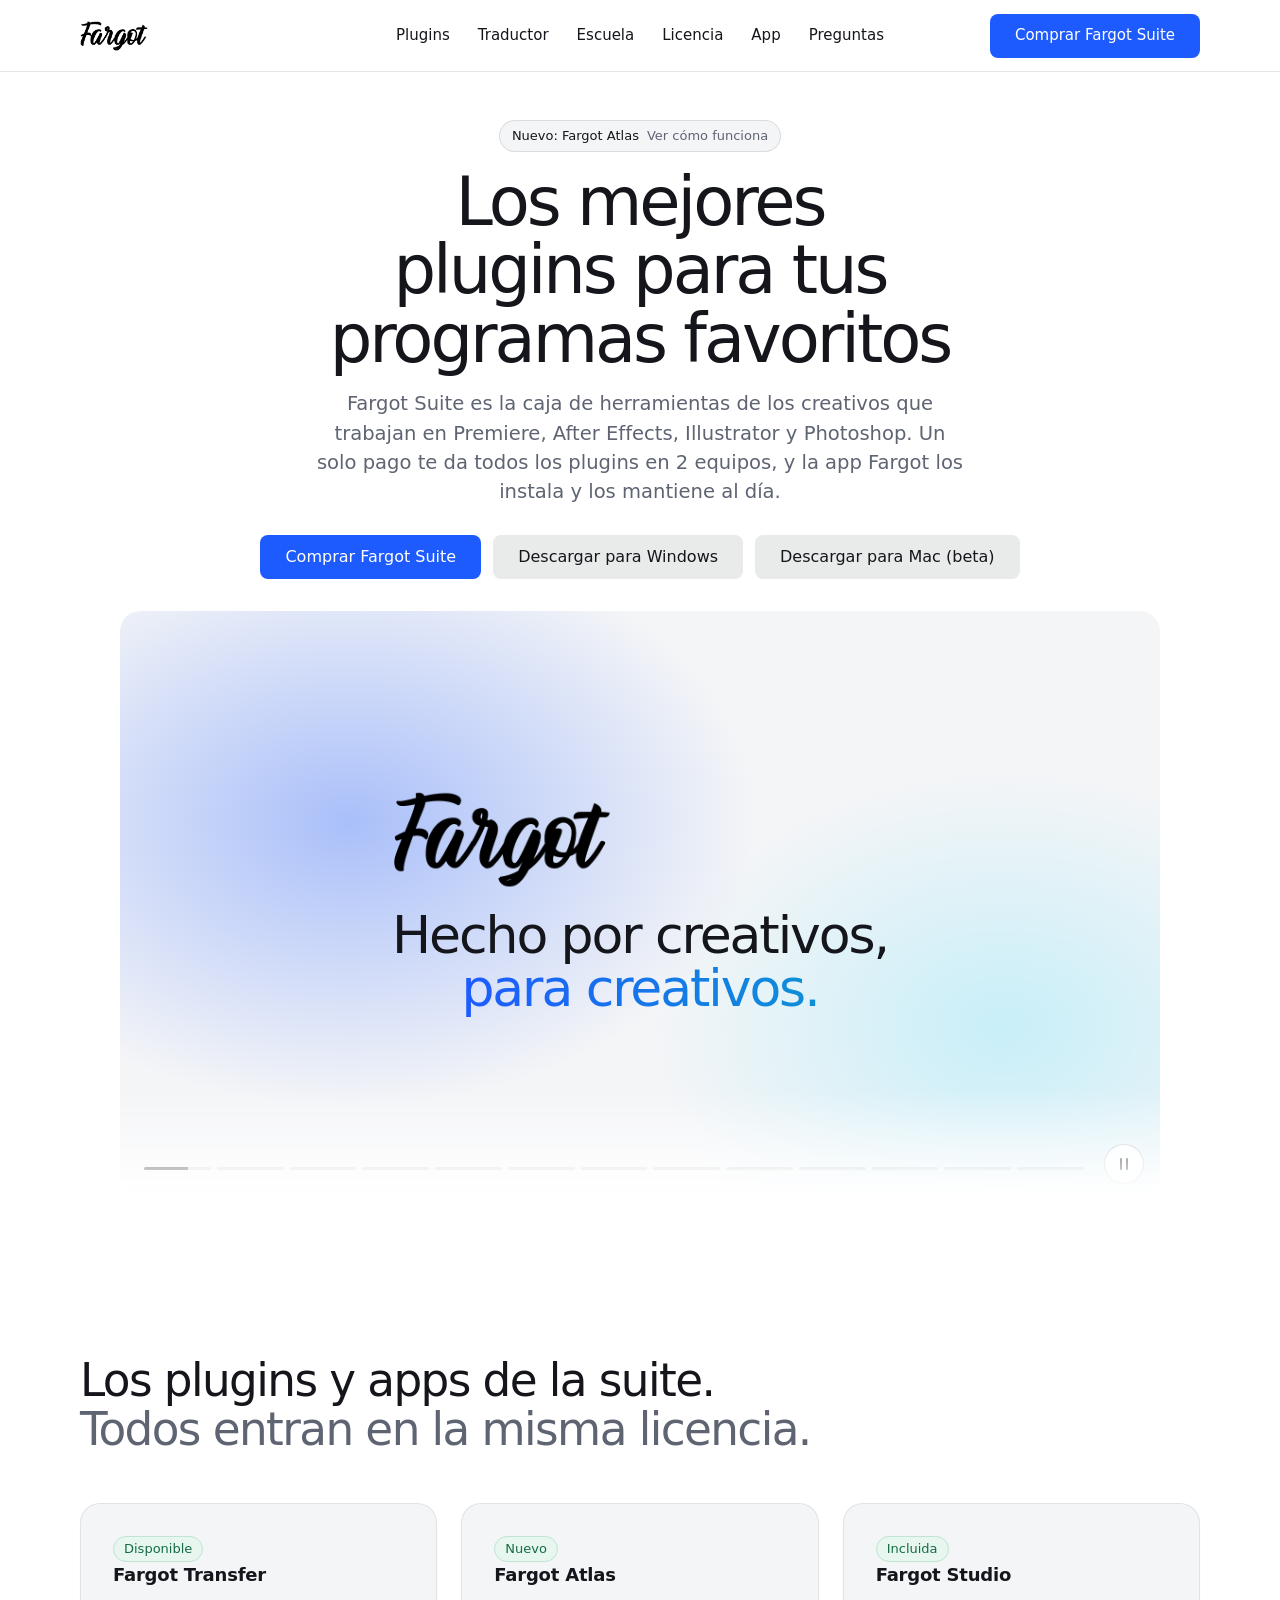
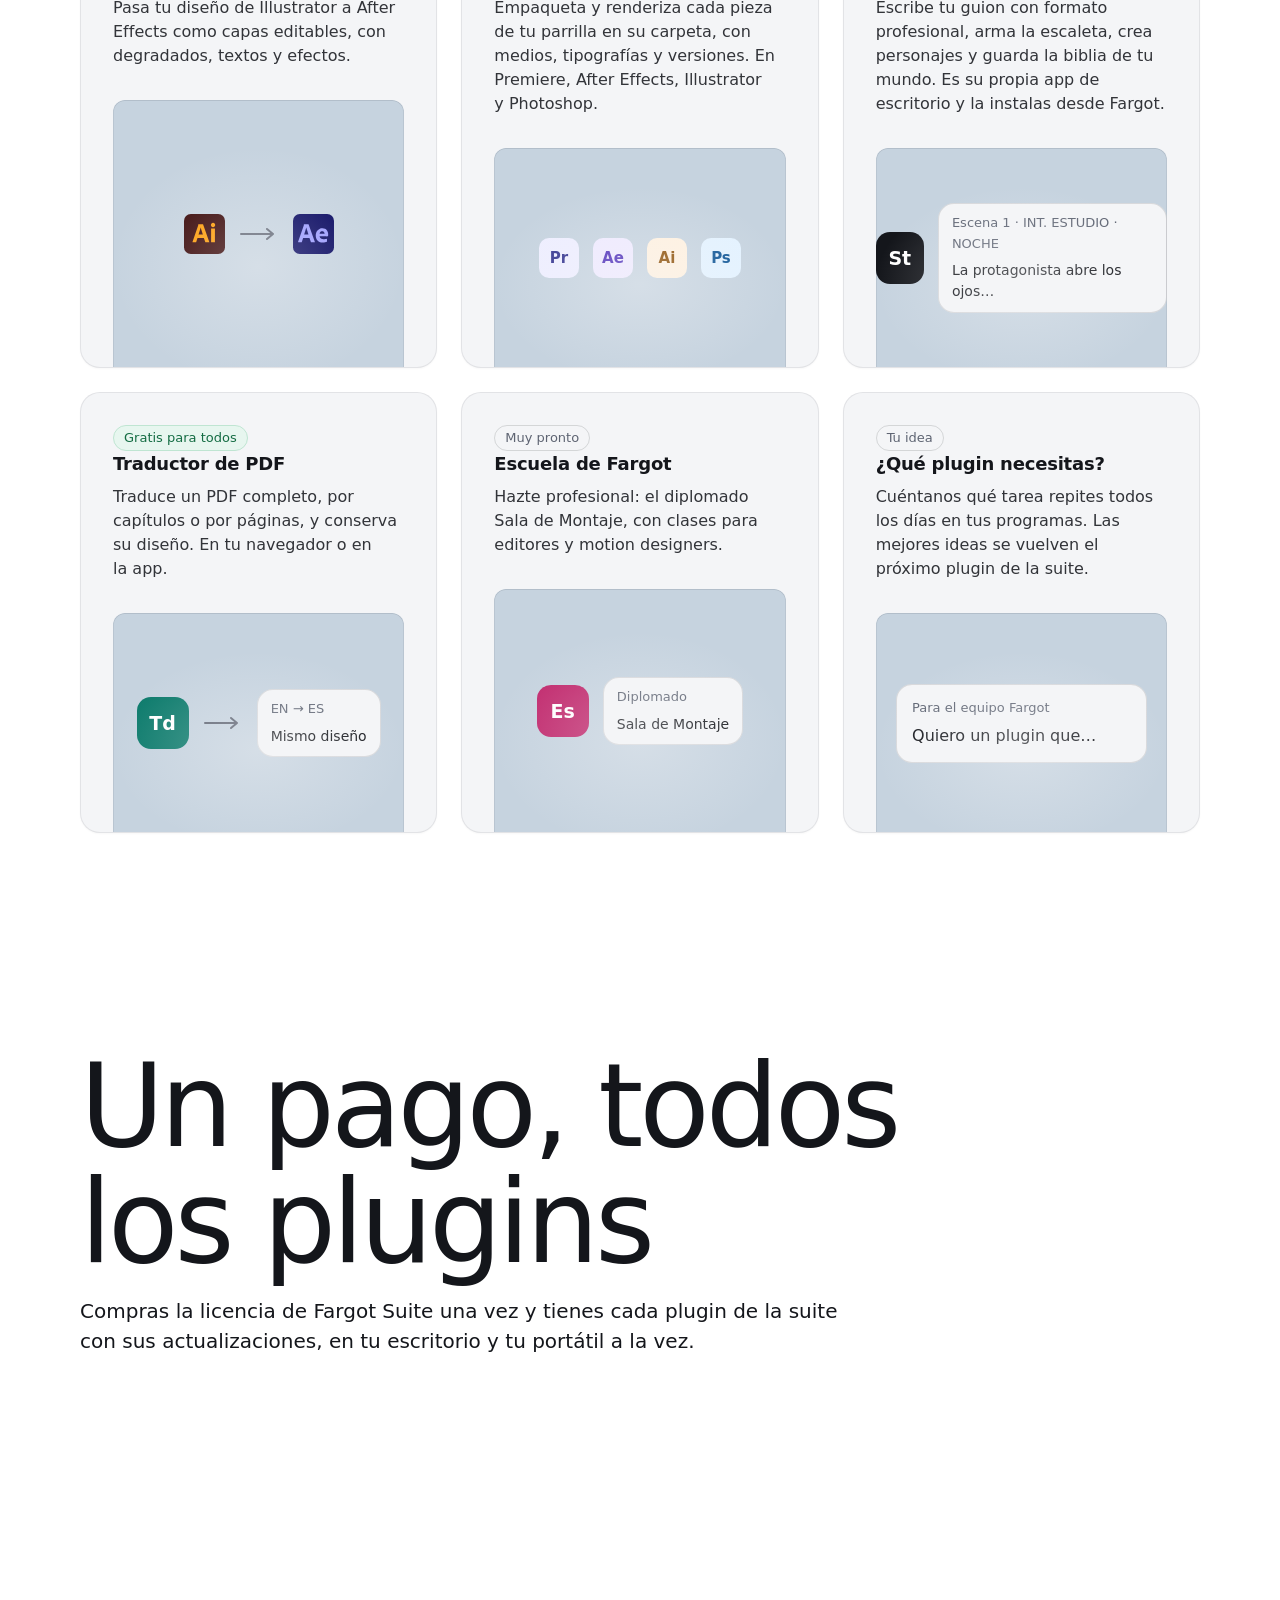
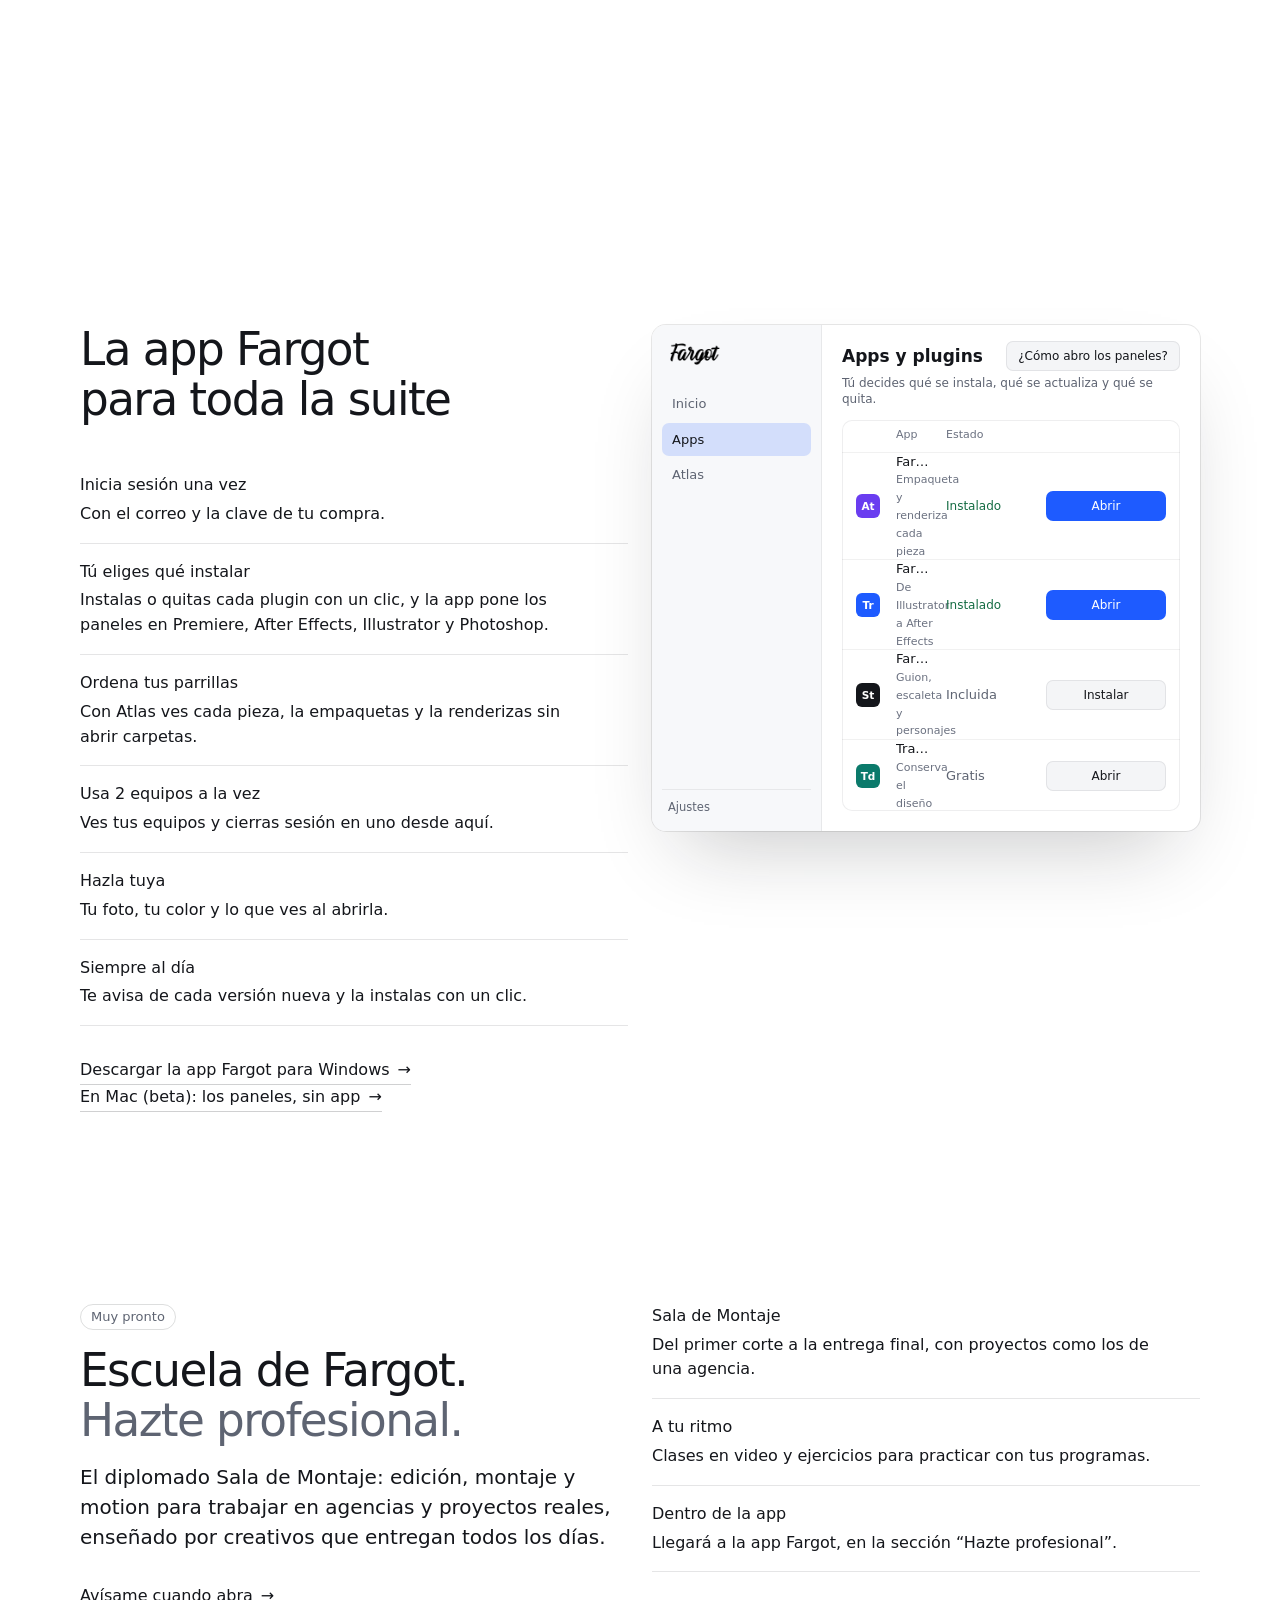
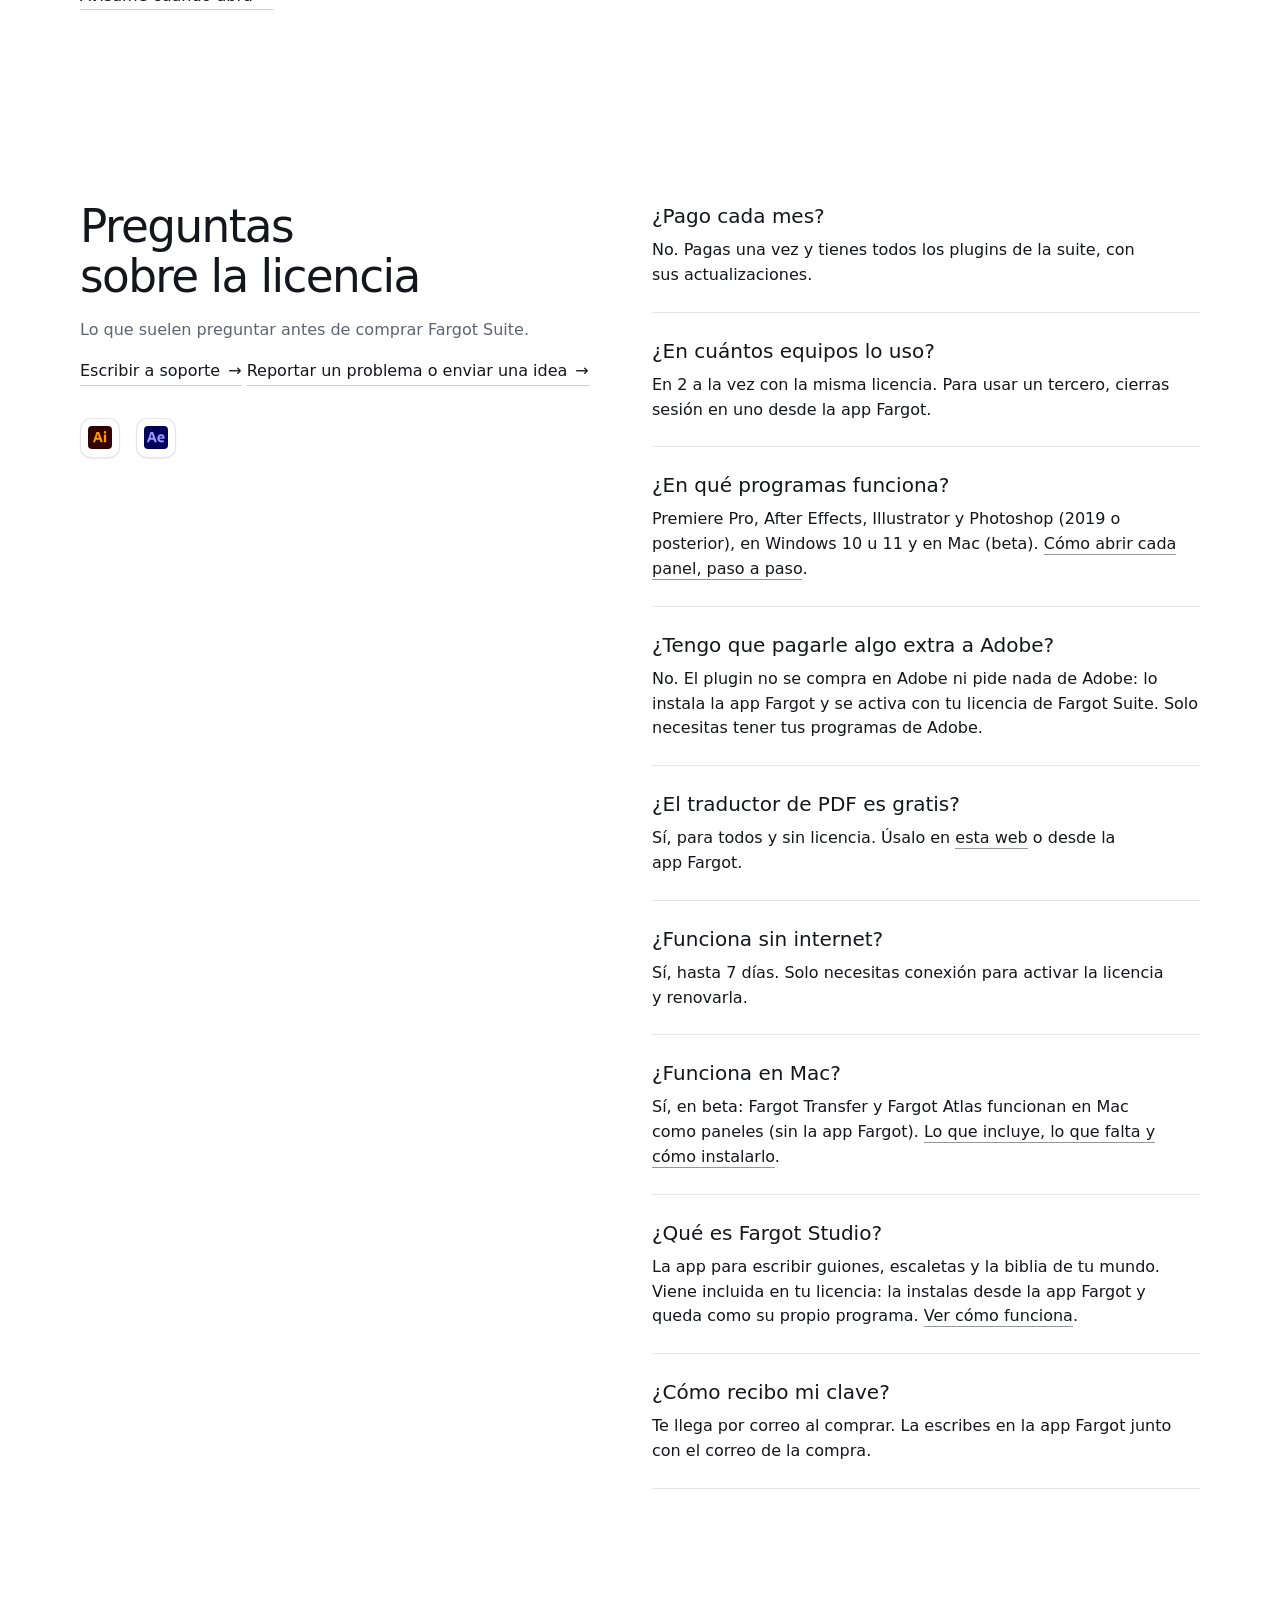
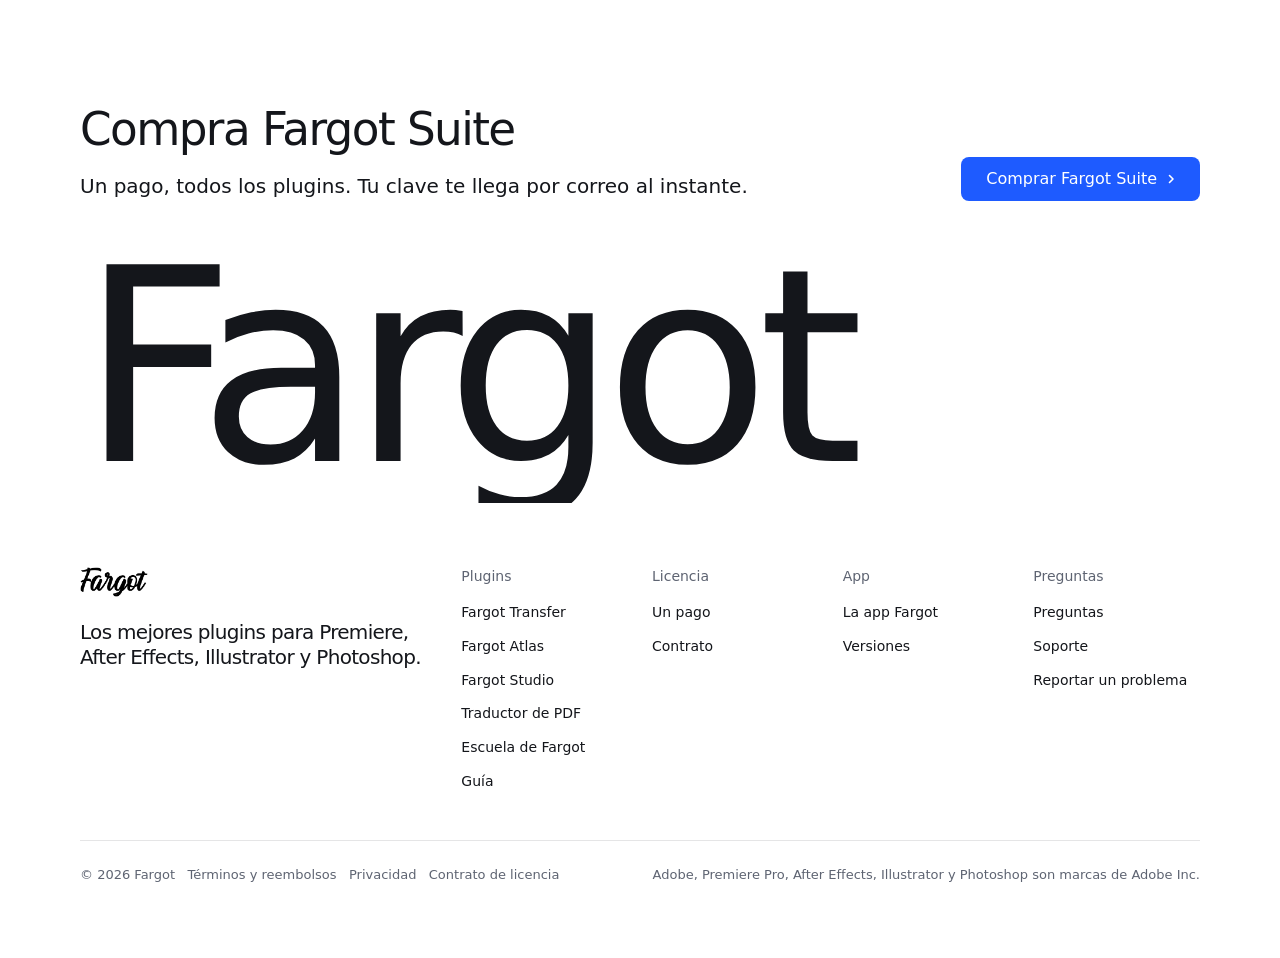
<file: index.html>
<!doctype html>
<html lang="es" data-type="software" data-radius="soft" data-ground="sky" data-buttons="tonal" data-motion>
<head>
<meta charset="utf-8">
<meta http-equiv="Content-Security-Policy" content="default-src 'self'; script-src 'self' 'unsafe-inline'; style-src 'self' 'unsafe-inline' https://fonts.googleapis.com; font-src 'self' https://fonts.gstatic.com; img-src 'self' data: blob:; media-src 'self' blob:; connect-src 'self' https://script.google.com https://script.googleusercontent.com; frame-src 'self'; worker-src 'self' blob:; object-src 'none'; base-uri 'self'; form-action 'self'">
<meta name="referrer" content="strict-origin-when-cross-origin">
<meta name="viewport" content="width=device-width, initial-scale=1, viewport-fit=cover">
<title>Fargot Suite: los mejores plugins para tus programas favoritos</title>
<meta name="description" content="Fargot Suite: plugins para creativos en Premiere, After Effects, Illustrator y Photoshop. Un solo pago, todos los plugins, 2 equipos por licencia y una app que los instala y actualiza.">
<meta property="og:type" content="website">
<meta property="og:title" content="Fargot Suite: los mejores plugins para tus programas favoritos">
<meta property="og:description" content="Plugins para Premiere, After Effects, Illustrator y Photoshop. Un solo pago, todos los plugins.">
<meta property="og:url" content="https://farrogoeninternet-ui.github.io/fargot/">
<meta property="og:image" content="https://farrogoeninternet-ui.github.io/fargot/share.jpg">
<meta name="twitter:card" content="summary_large_image">
<link rel="icon" href="img/favicon.png" type="image/png">
<meta name="theme-color" content="#ffffff">
<link rel="canonical" href="https://farrogoeninternet-ui.github.io/fargot/">
<link rel="preconnect" href="https://fonts.googleapis.com">
<link rel="preconnect" href="https://fonts.gstatic.com" crossorigin>
<link href="https://fonts.googleapis.com/css2?family=Geist:wght@400..700&family=Geist+Mono:wght@400..500&display=swap" rel="stylesheet">
<link rel="stylesheet" href="assets/system.css">
<link rel="stylesheet" href="assets/ui/cards.css">
<link rel="stylesheet" href="assets/motion/motion.css">
<link rel="stylesheet" href="assets/backgrounds/backgrounds.css">
<link rel="stylesheet" href="assets/layout/layout.css">
<link rel="stylesheet" href="assets/icons/icon.css">
<style>
:root {
  --p-bg: #ffffff; --p-surface: #F4F5F7; --p-ink: #14161B; --p-muted: #5E6472;
  --p-accent: #1e5bff; --p-accent-ink: #ffffff; --p-action: #1e5bff; --p-action-ink: #ffffff;
  --p-inv-bg: #14161B; --p-inv-surface: #22252C; --p-inv-ink: #ffffff; --p-inv-muted: #C5C9D2;
  --p-inv-accent: #1e5bff; --p-inv-accent-ink: #ffffff; --p-inv-action: #1e5bff; --p-inv-action-ink: #ffffff;
  --font-display: "Geist", system-ui, sans-serif;
  --font-text: "Geist", system-ui, sans-serif;
  --font-mono: "Geist Mono", ui-monospace, "SFMono-Regular", Menlo, Consolas, monospace;
  --display-weight: 500;
  --display-tracking: -0.035em;
  --display-tracking-xl: -0.045em;
}
</style>
<script>document.documentElement.classList.add('m-enter');setTimeout(()=>document.documentElement.classList.add('m-enter-done'),700)</script>
<script src="assets/backgrounds/backgrounds.js"></script>
<script>document.documentElement.classList.add('mo-js');setTimeout(()=>document.documentElement.classList.add('mo-safe'),2500)</script>
<link rel="modulepreload" href="assets/moments/moments.js">
<link rel="modulepreload" href="assets/moments/lib.js">
<link rel="modulepreload" href="assets/moments/liquid-type/moment.js">
<style>
  .nav__logo img { height: 30px; width: auto; display: block; }
  .close__word { line-height: 1; }
  @media (min-width: 640px) { .close__word { font-size: min(25.5vw, 30svh, 372px); } }
  /* pantallas bajas (portatiles, zoom del navegador): cada seccion crece con su contenido y nunca se monta sobre la siguiente */
  main > section, footer.closing { height: auto !important; min-height: calc(var(--h, 1) * 100svh); }
  #plugins, #escuela, #app, #faq { min-height: 0 !important; padding-block: var(--s-9, 96px); }
  /* en el celular cada seccion mide lo que su contenido, sin huecos de pantalla completa */
  @media (max-width: 639px) {
    main > section:not(.hero), footer.closing { min-height: 0 !important; height: auto !important; padding-block: 56px; }
    main > section.hero { min-height: 0 !important; height: auto !important; }
  }

  /* ---------- la app Fargot tal como es hoy (misma interfaz que Fargot.exe, con datos de ejemplo) */
  .fa2 { width: min(900px, 100%); display: grid; grid-template-columns: 170px 1fr; border-radius: 14px; overflow: hidden; background: #ffffff; color: #14161B; text-align: left;
    font: 400 13px/1.35 var(--font-text); box-shadow: 0 0 0 1px rgb(20 22 27 / .1), 0 40px 80px -30px rgb(20 22 27 / .24); }
  .fa2__side { background: #F7F8FA; border-right: 1px solid rgb(20 22 27 / .07); padding: 16px 10px; display: flex; flex-direction: column; gap: 2px; }
  .fa2__side img { height: 22px; width: auto; align-self: flex-start; margin: 2px 8px 20px; }
  .fa2__nv { padding: 8px 10px; border-radius: 7px; color: #5E6472; font-size: 13px; }
  .fa2__nv.on { background: rgb(30 91 255 / .16); color: #14161B; }
  .fa2__me { margin-top: auto; padding: 10px 6px 0; border-top: 1px solid rgb(20 22 27 / .07); font-size: 11.5px; color: #5E6472; }
  .fa2__main { padding: 16px 20px 20px; min-width: 0; }
  .fa2__top { display: flex; align-items: center; gap: 8px; margin-bottom: 4px; }
  .fa2__top .fa2__h { margin: 0; flex: 1; font-size: 17px; font-weight: 600; }
  .fa2__b { height: 30px; padding: 0 12px; border-radius: 7px; display: inline-grid; place-items: center; font-size: 12px; font-weight: 500; background: #F4F5F7; box-shadow: inset 0 0 0 1px rgb(20 22 27 / .08); }
  .fa2__b--pri { background: #1e5bff; box-shadow: none; }
  .fa2__sub { color: #5E6472; font-size: 12px; margin-bottom: 12px; }
  .fa2__chips { display: flex; gap: 6px; flex-wrap: wrap; margin-bottom: 12px; }
  .fa2__chip { display: inline-flex; align-items: center; gap: 6px; height: 28px; padding: 0 10px 0 6px; border-radius: 7px; background: #F4F5F7; color: #5E6472; font-size: 12px; box-shadow: inset 0 0 0 1px rgb(20 22 27 / .07); }
  .fa2__chip.on { color: #14161B; background: rgb(30 91 255 / .16); box-shadow: inset 0 0 0 1px rgb(30 91 255 / .5); }
  .fa2__tbl { border-radius: 10px; background: #ffffff; box-shadow: inset 0 0 0 1px rgb(20 22 27 / .07); overflow: hidden; }
  .fa2__row { display: grid; grid-template-columns: 30px minmax(0, 1fr) 90px 120px; align-items: center; gap: 10px; min-height: 46px; padding: 0 14px; border-top: 1px solid rgb(20 22 27 / .06); }
  .fa2__row:first-child { border-top: 0; min-height: 32px; color: #6B7180; font-size: 11px; }
  .fa2__row b { font-weight: 500; display: block; white-space: nowrap; overflow: hidden; text-overflow: ellipsis; } .fa2__row small { color: #6B7180; font-size: 11px; }
  .fa2__v { font-variant-numeric: tabular-nums; } .fa2__st { display: flex; align-items: center; gap: 6px; color: #5E6472; font-size: 12px; }
  .fa2__st i { width: 7px; height: 7px; border-radius: 50%; background: #146C43; flex: none; }
  .ap { display: inline-grid; place-items: center; width: 24px; height: 24px; border-radius: 6px; font: 700 10.5px var(--font-text); flex: none; }
  .ap--pr { color: #33338F; background: #EEEEFF; } .ap--ae { color: #4B2BB8; background: #EFEAFF; } .ap--ai { color: #8A4B00; background: #FFF1E0; } .ap--ps { color: #0B5394; background: #E3F2FF; }
  .fa2__cards { display: grid; grid-template-columns: 1fr 1fr; gap: 10px; }
  .fa2__card { border-radius: 10px; background: #ffffff; box-shadow: inset 0 0 0 1px rgb(20 22 27 / .07); padding: 14px; }
  .fa2__card .fa2__h5 { display: flex; align-items: center; gap: 6px; margin: 0 0 6px; font-size: 14px; font-weight: 600; }
  .fa2__card p { margin: 0 0 10px; color: #5E6472; font-size: 12px; }
  .fa2__ok { color: #146C43; font-size: 12px; }
  @media (max-width: 760px) { .fa2 { grid-template-columns: 1fr; } .fa2__side { display: none; } .fa2__row { grid-template-columns: 26px minmax(0, 1fr) 54px; } .fa2__row > :nth-child(4) { display: none; } .fa2__cards { grid-template-columns: 1fr; } .fa2__top .fa2__b:not(.fa2__b--pri) { display: none; } }

  /* el hero: el video de presentacion de Fargot (animacion en vivo, sin archivo de video) */
  .hero--centred, .hero--centred .hero-text { height: auto !important; min-height: 0 !important; }
  .hero--centred { padding-bottom: var(--s-8); }
  .hero--centred .hero__window { width: min(100%, 1040px); margin-inline: auto; border-radius: 20px; }
  .hero--centred .hero__window { position: relative; min-height: 0 !important; height: auto !important; aspect-ratio: 16 / 9; flex: none; background: #F4F5F7; overflow: hidden; }
  @media (max-width: 760px) { .hero--centred .hero__window { aspect-ratio: 4 / 5; } }
  .reel { position: absolute; inset: 0; overflow: hidden; color: #14161B; font-family: var(--font-display); }
  .reel__stage { position: absolute; left: 50%; top: 50%; width: 1280px; height: 720px; transform-origin: 0 0; }
  .reel__bg { position: absolute; inset: -20%; background: radial-gradient(40% 50% at 30% 40%, rgb(30 91 255 / .35), transparent 70%), radial-gradient(35% 45% at 75% 65%, rgb(0 210 255 / .18), transparent 70%); animation: deriva 18s ease-in-out infinite alternate; }
  @keyframes deriva { to { transform: translate(6%, -4%) scale(1.08); } }
  .esc { position: absolute; inset: 0; display: grid; place-items: center; text-align: center; opacity: 0; transition: opacity .6s; pointer-events: none; }
  .esc.on { opacity: 1; }
  .esc .e { opacity: 0; transform: translateY(26px); transition: opacity .7s cubic-bezier(.2,.7,.2,1), transform .7s cubic-bezier(.2,.7,.2,1); transition-delay: calc(var(--d, 0) * 1s); }
  .esc.on .e { opacity: 1; transform: none; }
  .r-big { font-size: 92px; line-height: .98; letter-spacing: -.045em; font-weight: 500; margin: 0; }
  .r-mid { font-size: 64px; line-height: 1.02; letter-spacing: -.04em; font-weight: 500; margin: 0; }
  .r-small { font-size: 24px; color: #5E6472; margin: 22px 0 0; font-family: var(--font-text); letter-spacing: 0; }
  .r-grad { background: linear-gradient(90deg, #1E5BFF, #0E8FD6); -webkit-background-clip: text; background-clip: text; color: transparent; }
  .r-logo { height: 120px; width: auto; }
  .r-apps { display: flex; gap: 22px; justify-content: center; margin-bottom: 40px; }
  .r-app { display: grid; place-items: center; width: 108px; height: 108px; border-radius: 26px; font: 700 40px var(--font-text); box-shadow: 0 20px 50px rgb(20 22 27 / .14); }
  .r-app--st { color: #fff; background: #14161B; } .r-app--at { color: #fff; background: #6A3DF0; } .r-app--tr { color: #fff; background: #1E5BFF; } .r-app--td { color: #fff; background: #0B7A6B; }
  .r-doc { position: relative; width: 110px; height: 140px; border-radius: 12px; background: #fff; box-shadow: 0 18px 40px rgb(20 22 27 / .14), inset 0 0 0 1px rgb(20 22 27 / .08); padding: 22px 16px; display: flex; flex-direction: column; gap: 10px; text-align: left; opacity: 0; transform: translateY(40px); transition: transform .8s cubic-bezier(.2,.9,.25,1.2), opacity .5s; transition-delay: calc(var(--d) * 1s); }
  .esc.on .r-doc { opacity: 1; transform: none; }
  .r-nombres { display: flex; flex-direction: column; gap: 14px; align-items: center; margin-bottom: 40px; }
  .r-nom { position: relative; width: 420px; height: 58px; border-radius: 14px; background: #fff; box-shadow: 0 14px 34px rgb(20 22 27 / .1), inset 0 0 0 1px rgb(20 22 27 / .07); font: 500 24px var(--font-text); overflow: hidden; }
  .r-nom s, .r-nom b { position: absolute; inset: 0; display: grid; place-items: center; transition: opacity .5s, transform .5s; transition-delay: calc((var(--d) + 1.2) * 1s); }
  .r-nom s { color: #6B7180; text-decoration: none; } .r-nom b { color: #1446CC; font-weight: 600; opacity: 0; transform: translateY(20px); }
  .esc.on .r-nom s { opacity: 0; transform: translateY(-20px); } .esc.on .r-nom b { opacity: 1; transform: none; }
  .r-studio { display: flex; gap: 22px; align-items: center; justify-content: center; margin-bottom: 34px; }
  .r-hoja { width: 360px; padding: 22px 26px; border-radius: 12px; background: #fff; box-shadow: 0 18px 40px rgb(20 22 27 / .12), inset 0 0 0 1px rgb(20 22 27 / .07); text-align: left; font-family: "Courier New", Courier, monospace; font-size: 13px; line-height: 1.5; color: #14161B; display: flex; flex-direction: column; gap: 8px; opacity: 0; transform: translateY(30px) rotate(-2deg); transition: transform .8s cubic-bezier(.2,.9,.25,1.1), opacity .5s; transition-delay: calc(var(--d) * 1s); }
  .esc.on .r-hoja { opacity: 1; transform: none; }
  .r-ln { display: block; clip-path: inset(0 100% 0 0); transition: clip-path .9s steps(28, end); transition-delay: calc(var(--d) * 1s); }
  .esc.on .r-ln { clip-path: inset(0 0 0 0); }
  .r-ln--esc { font-weight: 700; } .r-ln--per { text-align: center; font-weight: 700; margin-top: 4px; } .r-ln--dia { text-align: center; padding: 0 40px; }
  .r-fichas { display: flex; flex-direction: column; gap: 10px; }
  .r-ficha { display: flex; gap: 10px; align-items: center; width: 150px; padding: 10px 12px; border-radius: 10px; background: #fff; box-shadow: 0 10px 24px rgb(20 22 27 / .1), inset 0 0 0 1px rgb(20 22 27 / .07); font: 500 13px var(--font-text); color: #14161B; text-align: left; opacity: 0; transform: translateX(30px); transition: transform .6s cubic-bezier(.2,.9,.25,1.2), opacity .4s; transition-delay: calc(var(--d) * 1s); }
  .r-ficha b { width: 22px; height: 22px; border-radius: 6px; background: #14161B; color: #fff; display: grid; place-items: center; font-size: 11px; flex: none; }
  .esc.on .r-ficha { opacity: 1; transform: none; }
  @media (max-width: 700px) { .r-fichas { display: none; } .r-hoja { width: 260px; font-size: 11px; } }
  .r-doc b { font: 700 20px var(--font-text); color: #0B7A6B; } .r-doc i { display: block; height: 8px; border-radius: 4px; background: #E6E8EC; width: 100%; }
  .r-app--pr { color: #33338F; background: #EEEEFF; } .r-app--ae { color: #4B2BB8; background: #EFEAFF; } .r-app--ai { color: #8A4B00; background: #FFF1E0; } .r-app--ps { color: #0B5394; background: #E3F2FF; }
  .esc .r-app { opacity: 0; transform: translateY(60px) rotate(-8deg) scale(.8); transition: transform .8s cubic-bezier(.2,.9,.25,1.2), opacity .5s; transition-delay: calc(var(--d) * 1s); }
  .esc.on .r-app { opacity: 1; transform: none; }
  /* Transfer: un diseño que vuela de Illustrator a After Effects */
  .r-flujo { display: flex; align-items: center; gap: 40px; margin-bottom: 44px; }
  .r-flujo .r-app { width: 96px; height: 96px; font-size: 34px; }
  .r-vuelo { position: relative; width: 300px; height: 96px; }
  .r-vuelo i { position: absolute; top: 34px; width: 28px; height: 28px; border-radius: 7px; left: 0; opacity: 0; }
  .esc.on .r-vuelo i { animation: vuela 1.6s cubic-bezier(.6,0,.3,1) infinite; animation-delay: calc(var(--d) * 1s); }
  @keyframes vuela { 0% { left: 0; opacity: 0; transform: rotate(0) } 15% { opacity: 1 } 85% { opacity: 1 } 100% { left: 272px; opacity: 0; transform: rotate(180deg) } }
  /* Atlas: piezas que caen en sus carpetas */
  .r-carpetas { display: flex; gap: 26px; justify-content: center; margin-bottom: 44px; }
  .r-carpeta { position: relative; width: 150px; height: 112px; border-radius: 10px; background: #f5b84a; box-shadow: 0 20px 40px rgb(20 22 27 / .12); }
  .r-carpeta::before { content: ""; position: absolute; left: 0; top: -12px; width: 60px; height: 20px; border-radius: 8px 8px 0 0; background: #f5b84a; }
  .r-carpeta b { position: absolute; left: 0; right: 0; bottom: 12px; font: 600 16px var(--font-text); color: #3a2a06; }
  .r-carpeta i { position: absolute; left: 50%; top: -120px; width: 46px; height: 58px; margin-left: -23px; border-radius: 6px; background: #ffffff; box-shadow: 0 8px 20px rgb(20 22 27 / .10); opacity: 0; }
  .esc.on .r-carpeta i { animation: cae 1s cubic-bezier(.5,0,.3,1) forwards; animation-delay: calc(var(--d) * 1s); }
  @keyframes cae { 0% { top: -140px; opacity: 0 } 30% { opacity: 1 } 100% { top: 18px; opacity: 1 } }
  .r-ver { display: inline-block; margin-left: 12px; padding: 4px 12px; border-radius: 99px; background: #E7F6EF; color: #146C43; font: 600 22px var(--font-text); vertical-align: middle; }
  /* Studio: libros (novela, cuento, cómic) y Android */
  .r-libros { display: flex; gap: 24px; justify-content: center; align-items: flex-end; margin-bottom: 40px; }
  .r-libro { position: relative; width: 118px; height: 168px; border-radius: 4px 12px 12px 4px; padding: 18px 12px 12px 20px; color: #fff; font: 700 17px/1.1 var(--font-text); text-align: left; box-shadow: 0 20px 44px rgb(20 22 27 / .18); opacity: 0; transform: translateY(50px) rotate(-6deg); transition: transform .8s cubic-bezier(.2,.9,.25,1.2), opacity .5s; transition-delay: calc(var(--d) * 1s); }
  .r-libro::before { content: ""; position: absolute; left: 0; top: 0; bottom: 0; width: 9px; border-radius: 4px 0 0 4px; background: rgb(0 0 0 / .22); }
  .r-libro small { display: block; margin-top: 8px; font: 500 11px var(--font-text); opacity: .8; }
  .esc.on .r-libro { opacity: 1; transform: none; }
  .r-tel { position: relative; width: 92px; height: 176px; border-radius: 20px; border: 5px solid #14161B; background: #fff; padding: 22px 10px; display: flex; flex-direction: column; gap: 7px; opacity: 0; transform: translateY(50px); transition: transform .8s cubic-bezier(.2,.9,.25,1.2), opacity .5s; transition-delay: calc(var(--d) * 1s); }
  .r-tel i { display: block; height: 6px; border-radius: 3px; background: #E6E8EC; } .r-tel i:first-child { background: #1E5BFF; width: 60%; }
  .esc.on .r-tel { opacity: 1; transform: none; }
  @media (max-width: 700px) { .r-tel { display: none; } .r-libro { width: 96px; height: 136px; font-size: 14px; } }
  /* subtitulos de progreso y boton de pausa */
  .reel__barra { position: absolute; left: 24px; right: 76px; bottom: 26px; display: flex; gap: 6px; z-index: 2; }
  .reel__barra i { flex: 1; height: 3px; border-radius: 2px; background: rgb(20 22 27 / .16); overflow: hidden; }
  .reel__barra i b { display: block; height: 100%; width: 0; background: #14161B; }
  .reel__pausa { position: absolute; right: 16px; bottom: 12px; z-index: 3; width: 40px; height: 40px; border-radius: 50%; border: 1px solid rgb(20 22 27 / .25); background: rgb(255 255 255 / .85); color: #14161B; display: grid; place-items: center; cursor: pointer; }
  .reel__pausa:focus-visible { outline: 2px solid #14161B; outline-offset: 2px; }
  @media (prefers-reduced-motion: reduce) { .reel__bg { animation: none; } .esc, .esc .e, .esc .r-app { transition: none; } }
  .hero__window .ui-pause:focus-visible { outline: 2px solid #ffffff; outline-offset: 2px; box-shadow: 0 0 0 6px #14161B; }
  .fa2__row.is-new { animation: fila .5s ease both; }
  @keyframes fila { from { opacity: 0; transform: translateY(-6px); } }
  @media (prefers-reduced-motion: reduce) { .fa2__row.is-new { animation: none; } }

  /* la seccion de la app: la app junto a lo que hace */
  .app-split .fa2 { margin-left: auto; }
  .app-split .rows { margin-top: var(--s-7); }
  @media (max-width: 1023px) { .app-split .fa2 { margin: var(--s-6) 0 0; } }

  /* plugins de la suite */
  #plugins .panel { --p-h: 220px; display: grid; place-items: center; }
  .pl-flow { display: flex; align-items: center; gap: 14px; }
  .pl-flow svg { color: #5E6472; }
  .pl-grid { display: grid; grid-template-columns: repeat(3, 44px); gap: 10px; }
  .pl-grid i { width: 44px; height: 44px; border-radius: 13px; display: block; background: rgb(20 22 27 / .07); box-shadow: inset 0 0 0 1px rgb(20 22 27 / .1); }
  .pl-grid i.on { background: linear-gradient(45deg, #2f7bff, #0a2fe0); }
  .pl-grid i.next { box-shadow: inset 0 0 0 1px rgb(0 210 255 / .7); background: rgb(0 210 255 / .08); }
  .pl-msg { width: min(280px, 86%); border-radius: 16px; padding: 14px 16px; background: #F4F5F7; box-shadow: inset 0 0 0 1px rgb(20 22 27 / .12); font-size: 16px; }
  .pl-msg small { display: block; color: #5E6472; font-size: 13px; margin-bottom: 6px; }
  .tag { align-self: flex-start; display: inline-flex; height: 26px; align-items: center; padding: 0 10px; border-radius: 13px; font-size: 13px; border: 1px solid rgb(20 22 27 / .14); color: var(--muted); }
  .tag.on { color: #146C43; background: #E7F6EF; border-color: #BFE5D2; }
  .faq-apps { display: flex; gap: var(--s-4); margin-top: var(--s-6); }
</style>
<script src="correo.js" defer></script>
</head>
<body>

<header class="nav nav--centre">
  <div class="wrap nav__bar">
    <a class="skip-link" href="#top">Ir al contenido</a>
    <a class="nav__logo" href="#top" aria-label="Fargot Suite, inicio"><img src="img/fargot-logo-2.png" alt="Fargot" width="68" height="30"></a>
    <nav class="nav__links" aria-label="Principal">
      <div class="nav__item"><a class="nav__link" href="#plugins">Plugins</a></div>
      <div class="nav__item"><a class="nav__link" href="traductor.html">Traductor</a></div>
      <div class="nav__item"><a class="nav__link" href="#escuela">Escuela</a></div>
      <div class="nav__item"><a class="nav__link" href="#licencia">Licencia</a></div>
      <div class="nav__item"><a class="nav__link" href="#app">App</a></div>
      <div class="nav__item"><a class="nav__link" href="#faq">Preguntas</a></div>
    </nav>
    <div class="nav__actions">
      <a class="btn btn--primary" href="https://farfot.lemonsqueezy.com/checkout/buy/a297658e-514b-4c76-a8c4-a7425564fb5b">Comprar Fargot Suite</a>
    </div>
    <button class="nav__toggle" type="button" aria-expanded="false" aria-label="Menú">
      <svg width="18" height="18" viewBox="0 0 18 18" aria-hidden="true"><path d="M2 5h14M2 13h14" stroke="currentColor" stroke-width="1.6" stroke-linecap="round"/></svg>
    </button>
  </div>
</header>

<main id="top">
  <section class="hero hero--centred" data-enter aria-labelledby="hero-h">
    <div class="wrap"><div class="hero-text">
      <div class="hero__c">
        <a class="pill" href="atlas.html"><span>Nuevo: Fargot Atlas</span><span class="muted">Ver cómo funciona</span></a>
        <h1 id="hero-h">Los mejores plugins para tus programas favoritos</h1>
        <p class="hero__lead">Fargot Suite es la caja de herramientas de los creativos que trabajan en Premiere, After Effects, Illustrator y Photoshop. Un solo pago te da todos los plugins en 2 equipos, y la app Fargot los instala y los mantiene al día.</p>
        <div class="btn-row"><a class="btn btn--primary" href="https://farfot.lemonsqueezy.com/checkout/buy/a297658e-514b-4c76-a8c4-a7425564fb5b">Comprar Fargot Suite</a><a class="btn btn--secondary" href="https://github.com/farrogoeninternet-ui/fargot/releases/latest/download/Fargot-Setup.exe">Descargar para Windows</a><a class="btn btn--secondary" href="ayuda.html#mac">Descargar para Mac (beta)</a></div>
      </div>
      <div class="hero__window" role="img" aria-label="Video de presentación de Fargot Suite: hecho por creativos para creativos; plugins para Premiere, After Effects, Illustrator y Photoshop; Fargot Transfer lleva tu diseño editable de Illustrator a After Effects; Fargot Atlas ordena tu parrilla en un clic; un solo pago para todos los plugins; hecho en Colombia.">
        <div class="reel" id="reel" aria-hidden="true">
          <div class="reel__bg"></div>
          <div class="reel__stage" id="reelStage">
            <div class="esc" data-t="4">
              <div><img class="r-logo e" src="img/fargot-logo-2.png" alt="" style="--d:.1"><p class="r-mid e" style="--d:.5;margin-top:26px">Hecho por creativos,<br><span class="r-grad">para creativos.</span></p></div>
            </div>
            <div class="esc" data-t="4.5">
              <div><div class="r-apps"><span class="r-app r-app--pr" style="--d:.1">Pr</span><span class="r-app r-app--ae" style="--d:.25">Ae</span><span class="r-app r-app--ai" style="--d:.4">Ai</span><span class="r-app r-app--ps" style="--d:.55">Ps</span></div>
                <p class="r-mid e" style="--d:.9">Tus programas favoritos,<br><span class="r-grad">con superpoderes.</span></p></div>
            </div>
            <div class="esc" data-t="4">
              <div><p class="r-big e" style="--d:.1">Menos clics repetidos.</p><p class="r-big e r-grad" style="--d:.7">Más tiempo para crear.</p></div>
            </div>
            <div class="esc" data-t="5">
              <div><div class="r-flujo" style="justify-content:center"><span class="r-app r-app--ai" style="--d:.1">Ai</span><span class="r-vuelo"><i style="--d:.6;background:#1e5bff"></i><i style="--d:.9;background:#ffe600"></i><i style="--d:1.2;background:#ff00b4"></i></span><span class="r-app r-app--ae" style="--d:.3">Ae</span></div>
                <p class="r-mid e" style="--d:.5">Fargot Transfer</p><p class="r-small e" style="--d:.8">Tu diseño de Illustrator llega a After Effects en capas editables.</p></div>
            </div>
            <div class="esc" data-t="5.5">
              <div><div class="r-carpetas"><span class="r-carpeta"><i style="--d:.5"></i><b>Video 01</b></span><span class="r-carpeta"><i style="--d:.8"></i><b>Video 02</b></span><span class="r-carpeta"><i style="--d:1.1"></i><b>Carrusel</b></span><span class="r-carpeta"><i style="--d:1.4"></i><b>Historia</b></span></div>
                <p class="r-mid e" style="--d:.3">Fargot Atlas <span class="r-ver e" style="--d:2">v02</span></p><p class="r-small e" style="--d:.6">Tu parrilla, ordenada en un clic: cada pieza en su carpeta, con sus versiones.</p></div>
            </div>
            <div class="esc" data-t="5">
              <div><div class="r-nombres"><span class="r-nom" style="--d:.2"><s>final_final2.mp4</s><b>Video 01 v2</b></span><span class="r-nom" style="--d:.5"><s>reel copia.mp4</s><b>Video 02 v2</b></span><span class="r-nom" style="--d:.8"><s>historia_ok.mp4</s><b>Video 03 v2</b></span></div>
                <p class="r-mid e" style="--d:.3">Numera en un clic</p><p class="r-small e" style="--d:.6">Un nombre para todo el envío, con su número y su versión.</p></div>
            </div>
            <div class="esc" data-t="6">
              <div><div class="r-studio">
                  <div class="r-hoja" style="--d:.1">
                    <span class="r-ln r-ln--esc" style="--d:.4">1. INT. ESTUDIO DE EDICIÓN – NOCHE</span>
                    <span class="r-ln" style="--d:.9">Una pantalla ilumina el cuarto. Faltan diez minutos para la entrega.</span>
                    <span class="r-ln r-ln--per" style="--d:1.5">LUCÍA</span>
                    <span class="r-ln r-ln--dia" style="--d:1.9">Exporta. Ya.</span>
                  </div>
                  <div class="r-fichas"><span class="r-ficha" style="--d:2.4"><b>1</b>La entrega</span><span class="r-ficha" style="--d:2.6"><b>2</b>El error</span><span class="r-ficha" style="--d:2.8"><b>3</b>Render final</span></div>
                </div>
                <p class="r-mid e" style="--d:.2">Fargot Studio</p><p class="r-small e" style="--d:.5">Tu guion, tu escaleta y la biblia de tu mundo, en un solo lugar.</p></div>
            </div>
            <div class="esc" data-t="5.5">
              <div><div class="r-libros"><span class="r-libro" style="--d:.1;background:#1446D6">Novela<small>Capítulos, maqueta y ePub</small></span><span class="r-libro" style="--d:.35;background:#E5484D">Cuento<small>Ilustrado, página a página</small></span><span class="r-libro" style="--d:.6;background:#F59E0B">Cómic<small>Viñetas y globos</small></span><span class="r-tel" style="--d:.9"><i></i><i></i><i></i><i style="width:70%"></i><i></i><i style="width:50%"></i></span></div>
                <p class="r-mid e" style="--d:.3">Escribe <span class="r-grad">libros</span></p><p class="r-small e" style="--d:.6">Novela, libro infantil y cómic, maquetados para imprenta. También en Android.</p></div>
            </div>
            <div class="esc" data-t="5">
              <div><div class="r-flujo" style="justify-content:center"><span class="r-doc" style="--d:.1"><b>EN</b><i></i><i></i><i style="width:60%"></i></span><span class="r-vuelo" style="width:160px"><i style="--d:.5;background:#0B7A6B"></i><i style="--d:.8;background:#0B7A6B"></i></span><span class="r-doc" style="--d:.3"><b>ES</b><i></i><i></i><i style="width:60%"></i></span></div>
                <p class="r-mid e" style="--d:.5">Traductor de PDF <span class="r-ver e" style="--d:1.4">Gratis</span></p><p class="r-small e" style="--d:.8">Traduce un PDF y conserva su diseño. Para todos.</p></div>
            </div>
            <div class="esc" data-t="4.5">
              <div><p class="r-mid e" style="--d:.1">Escuela de Fargot</p><p class="r-mid e r-grad" style="--d:.5">Hazte profesional.</p><p class="r-small e" style="--d:.9">Muy pronto: el diplomado Sala de Montaje.</p></div>
            </div>
            <div class="esc" data-t="4">
              <div><p class="r-big e" style="--d:.1">Un pago.</p><p class="r-big e r-grad" style="--d:.5">Todos los plugins.</p><p class="r-small e" style="--d:1">Y los que vienen, incluidos.</p></div>
            </div>
            <div class="esc" data-t="4.5">
              <div><p class="r-mid e" style="--d:.1">Hecho en Colombia</p><p class="r-mid e r-grad" style="--d:.5">por un creativo que también<br>entrega a última hora.</p></div>
            </div>
            <div class="esc" data-t="4">
              <div><img class="r-logo e" src="img/fargot-logo-2.png" alt="" style="--d:.1"><p class="r-small e" style="--d:.5;font-size:28px;color:#14161B">Los mejores plugins para tus programas favoritos.</p></div>
            </div>
          </div>
          <div class="reel__barra" id="reelBarra"></div>
        </div>
        <button class="reel__pausa" id="reelPausa" type="button" aria-label="Pausar el video"><svg width="14" height="14" viewBox="0 0 14 14" aria-hidden="true" id="reelIco"><path d="M4 2v10M10 2v10" stroke="currentColor" stroke-width="2" stroke-linecap="round"/></svg></button>
      </div>
    </div></div>
  </section>

  <section class="section" id="plugins" style="--hm: 2" aria-labelledby="plugins-h">
    <div class="wrap">
      <div class="section-head">
        <h2 id="plugins-h">Los plugins y apps de la suite. <span class="muted">Todos entran en la misma licencia.</span></h2>
      </div>
      <div class="grid">
        <a class="card card--row span-4" href="transfer.html">
          <span class="tag on">Disponible</span>
          <h3>Fargot Transfer</h3>
          <p>Pasa tu diseño de Illustrator a After Effects como capas editables, con degradados, textos y efectos.</p>
          <div class="panel"><div class="pl-flow"><img class="ic ic-40" src="assets/icons/illustrator.svg" alt="Illustrator" width="40" height="39"><svg width="40" height="16" viewBox="0 0 40 16" aria-hidden="true"><path d="M2 8h32M28 3l6 5-6 5" fill="none" stroke="currentColor" stroke-width="2" stroke-linecap="round" stroke-linejoin="round"/></svg><img class="ic ic-40" src="assets/icons/after-effects.svg" alt="After Effects" width="40" height="39"></div></div>
        </a>
        <a class="card card--row span-4" href="atlas.html">
          <span class="tag on">Nuevo</span>
          <h3>Fargot Atlas</h3>
          <p>Empaqueta y renderiza cada pieza de tu parrilla en su carpeta, con medios, tipografías y versiones. En Premiere, After Effects, Illustrator y Photoshop.</p>
          <div class="panel"><div class="pl-flow" role="img" aria-label="Premiere, After Effects, Illustrator y Photoshop"><span class="ap ap--pr" style="width:40px;height:40px;font-size:15px;border-radius:10px">Pr</span><span class="ap ap--ae" style="width:40px;height:40px;font-size:15px;border-radius:10px">Ae</span><span class="ap ap--ai" style="width:40px;height:40px;font-size:15px;border-radius:10px">Ai</span><span class="ap ap--ps" style="width:40px;height:40px;font-size:15px;border-radius:10px">Ps</span></div></div>
        </a>
        <a class="card card--row span-4" href="studio.html">
          <span class="tag on">Incluida</span>
          <h3>Fargot Studio</h3>
          <p>Escribe tu guion con formato profesional, arma la escaleta, crea personajes y guarda la biblia de tu mundo. Es su propia app de escritorio y la instalas desde Fargot.</p>
          <div class="panel"><div class="pl-flow" role="img" aria-label="Fargot Studio"><span style="display:inline-grid;place-items:center;width:52px;height:52px;border-radius:14px;color:#fff;font:700 19px var(--font-text);background:#14161B">St</span><span class="pl-msg" style="width:auto;padding:10px 14px;font-size:14px"><small>Escena 1 · INT. ESTUDIO · NOCHE</small>La protagonista abre los ojos…</span></div></div>
        </a>
        <a class="card card--row span-4" href="traductor.html">
          <span class="tag on">Gratis para todos</span>
          <h3>Traductor de PDF</h3>
          <p>Traduce un PDF completo, por capítulos o por páginas, y conserva su diseño. En tu navegador o en la app.</p>
          <div class="panel"><div class="pl-flow" role="img" aria-label="Traductor de PDF"><span style="display:inline-grid;place-items:center;width:52px;height:52px;border-radius:14px;color:#fff;font:700 19px var(--font-text);background:#0B7A6B">Td</span><svg width="40" height="16" viewBox="0 0 40 16" aria-hidden="true"><path d="M2 8h32M28 3l6 5-6 5" fill="none" stroke="currentColor" stroke-width="2" stroke-linecap="round" stroke-linejoin="round"/></svg><span class="pl-msg" style="width:auto;padding:10px 14px;font-size:14px"><small>EN → ES</small>Mismo diseño</span></div></div>
        </a>
        <a class="card card--row span-4" href="#escuela">
          <span class="tag">Muy pronto</span>
          <h3>Escuela de Fargot</h3>
          <p>Hazte profesional: el diplomado Sala de Montaje, con clases para editores y motion designers.</p>
          <div class="panel"><div class="pl-flow" role="img" aria-label="Escuela de Fargot"><span style="display:inline-grid;place-items:center;width:52px;height:52px;border-radius:14px;color:#fff;font:700 19px var(--font-text);background:#C0266B">Es</span><span class="pl-msg" style="width:auto;padding:10px 14px;font-size:14px"><small>Diplomado</small>Sala de Montaje</span></div></div>
        </a>
        <a class="card card--row span-4" href="reportar.html" data-correo data-asunto="Idea para un plugin de Fargot">
          <span class="tag">Tu idea</span>
          <h3>¿Qué plugin necesitas?</h3>
          <p>Cuéntanos qué tarea repites todos los días en tus programas. Las mejores ideas se vuelven el próximo plugin de la suite.</p>
          <div class="panel"><div class="pl-msg" role="img" aria-label="Un mensaje al equipo Fargot con tu idea"><small>Para el equipo Fargot</small>Quiero un plugin que…</div></div>
        </a>
      </div>
    </div>
  </section>

  <section class="section statement" id="licencia" data-moment="liquid-type" aria-labelledby="licencia-h">
    <div class="wrap">
      <div class="section-head" style="max-width:none">
        <h2 id="licencia-h" class="mo-lt__type">Un pago, todos los plugins</h2>
        <p>Compras la licencia de Fargot Suite una vez y tienes cada plugin de la suite con sus actualizaciones, en tu escritorio y tu portátil a la vez.</p>
      </div>
    </div>
  </section>

  <section class="section" id="app" aria-labelledby="app-h">
    <div class="wrap">
      <div class="grid grid--top app-split">
        <div class="span-6">
          <h2 id="app-h">La app Fargot para toda la suite</h2>
          <ul class="rows">
            <li><span class="rows__name">Inicia sesión una vez</span><p>Con el correo y la clave de tu compra.</p></li>
            <li><span class="rows__name">Tú eliges qué instalar</span><p>Instalas o quitas cada plugin con un clic, y la app pone los paneles en Premiere, After Effects, Illustrator y Photoshop.</p></li>
            <li><span class="rows__name">Ordena tus parrillas</span><p>Con Atlas ves cada pieza, la empaquetas y la renderizas sin abrir carpetas.</p></li>
            <li><span class="rows__name">Usa 2 equipos a la vez</span><p>Ves tus equipos y cierras sesión en uno desde aquí.</p></li>
            <li><span class="rows__name">Hazla tuya</span><p>Tu foto, tu color y lo que ves al abrirla.</p></li>
            <li><span class="rows__name">Siempre al día</span><p>Te avisa de cada versión nueva y la instalas con un clic.</p></li>
          </ul>
          <p style="margin-top:var(--s-6)"><a class="link" href="https://github.com/farrogoeninternet-ui/fargot/releases/latest/download/Fargot-Setup.exe">Descargar la app Fargot para Windows</a><br><a class="link" href="ayuda.html#mac">En Mac (beta): los paneles, sin app</a></p>
        </div>
        <div class="span-6 start-7" role="img" aria-label="La app Fargot en la sección Plugins: Fargot Transfer y Fargot Atlas instalados">
          <div class="fa2" aria-hidden="true">
            <div class="fa2__side"><img src="img/fargot-logo-2.png" alt=""><span class="fa2__nv">Inicio</span><span class="fa2__nv on">Apps</span><span class="fa2__nv">Atlas</span><span class="fa2__me">Ajustes</span></div>
            <div class="fa2__main">
              <div class="fa2__top"><b class="fa2__h">Apps y plugins</b><span class="fa2__b">¿Cómo abro los paneles?</span></div>
              <div class="fa2__sub">Tú decides qué se instala, qué se actualiza y qué se quita.</div>
              <div class="fa2__tbl">
                <div class="fa2__row"><span></span><span>App</span><span>Estado</span><span></span></div>
                <div class="fa2__row"><span class="ap" style="background:#6A3DF0;color:#fff">At</span><span><b>Fargot Atlas</b><small>Empaqueta y renderiza cada pieza</small></span><span class="fa2__ok">Instalado</span><span class="fa2__b fa2__b--pri" style="color:#fff">Abrir</span></div>
                <div class="fa2__row"><span class="ap" style="background:#1E5BFF;color:#fff">Tr</span><span><b>Fargot Transfer</b><small>De Illustrator a After Effects</small></span><span class="fa2__ok">Instalado</span><span class="fa2__b fa2__b--pri" style="color:#fff">Abrir</span></div>
                <div class="fa2__row"><span class="ap" style="background:#14161B;color:#fff">St</span><span><b>Fargot Studio</b><small>Guion, escaleta y personajes</small></span><span class="fa2__v" style="color:#5E6472">Incluida</span><span class="fa2__b">Instalar</span></div>
                <div class="fa2__row"><span class="ap" style="background:#0B7A6B;color:#fff">Td</span><span><b>Traductor de PDF</b><small>Conserva el diseño</small></span><span class="fa2__v" style="color:#5E6472">Gratis</span><span class="fa2__b">Abrir</span></div>
              </div>
            </div>
          </div>
        </div>
      </div>
    </div>
  </section>

  <section class="section" id="escuela" aria-labelledby="escuela-h">
    <div class="wrap">
      <div class="grid grid--top">
        <div class="span-6">
          <span class="tag">Muy pronto</span>
          <h2 id="escuela-h" style="margin-top:var(--s-4)">Escuela de Fargot. <span class="muted">Hazte profesional.</span></h2>
          <p class="t-lead" style="margin-top:var(--s-4)">El diplomado Sala de Montaje: edición, montaje y motion para trabajar en agencias y proyectos reales, enseñado por creativos que entregan todos los días.</p>
          <p style="margin-top:var(--s-6)"><a class="link" href="reportar.html" data-correo data-asunto="Quiero saber cuando abre la Escuela de Fargot">Avísame cuando abra</a></p>
        </div>
        <div class="span-6 start-7">
          <ul class="rows">
            <li><span class="rows__name">Sala de Montaje</span><p>Del primer corte a la entrega final, con proyectos como los de una agencia.</p></li>
            <li><span class="rows__name">A tu ritmo</span><p>Clases en video y ejercicios para practicar con tus programas.</p></li>
            <li><span class="rows__name">Dentro de la app</span><p>Llegará a la app Fargot, en la sección “Hazte profesional”.</p></li>
          </ul>
        </div>
      </div>
    </div>
  </section>

  <section class="section" id="faq" aria-labelledby="preguntas-h">
    <div class="wrap">
      <div class="grid grid--top">
        <div class="span-6 stack-4">
          <h2 id="preguntas-h">Preguntas sobre la licencia</h2>
          <p class="muted">Lo que suelen preguntar antes de comprar Fargot Suite.</p>
          <a class="link" href="reportar.html" data-correo>Escribir a soporte</a>
          <a class="link" href="reportar.html">Reportar un problema o enviar una idea</a>
          <div class="faq-apps"><span class="ic-tile"><img class="ic ic-40" src="assets/icons/illustrator.svg" alt="Illustrator" width="40" height="39"></span><span class="ic-tile"><img class="ic ic-40" src="assets/icons/after-effects.svg" alt="After Effects" width="40" height="39"></span></div>
        </div>
        <div class="faq span-6 start-7">
          <div class="faq__item"><h3>¿Pago cada mes?</h3><p>No. Pagas una vez y tienes todos los plugins de la suite, con sus actualizaciones.</p></div>
          <div class="faq__item"><h3>¿En cuántos equipos lo uso?</h3><p>En 2 a la vez con la misma licencia. Para usar un tercero, cierras sesión en uno desde la app Fargot.</p></div>
          <div class="faq__item"><h3>¿En qué programas funciona?</h3><p>Premiere Pro, After Effects, Illustrator y Photoshop (2019 o posterior), en Windows 10 u 11 y en Mac (beta). <a href="ayuda.html">Cómo abrir cada panel, paso a paso</a>.</p></div>
          <div class="faq__item"><h3>¿Tengo que pagarle algo extra a Adobe?</h3><p>No. El plugin no se compra en Adobe ni pide nada de Adobe: lo instala la app Fargot y se activa con tu licencia de Fargot Suite. Solo necesitas tener tus programas de Adobe.</p></div>
          <div class="faq__item"><h3>¿El traductor de PDF es gratis?</h3><p>Sí, para todos y sin licencia. Úsalo en <a href="traductor.html">esta web</a> o desde la app Fargot.</p></div>
          <div class="faq__item"><h3>¿Funciona sin internet?</h3><p>Sí, hasta 7 días. Solo necesitas conexión para activar la licencia y renovarla.</p></div>
          <div class="faq__item"><h3>¿Funciona en Mac?</h3><p>Sí, en beta: Fargot Transfer y Fargot Atlas funcionan en Mac como paneles (sin la app Fargot). <a href="ayuda.html#mac">Lo que incluye, lo que falta y cómo instalarlo</a>.</p></div>
          <div class="faq__item"><h3>¿Qué es Fargot Studio?</h3><p>La app para escribir guiones, escaletas y la biblia de tu mundo. Viene incluida en tu licencia: la instalas desde la app Fargot y queda como su propio programa. <a href="studio.html">Ver cómo funciona</a>.</p></div>
          <div class="faq__item"><h3>¿Cómo recibo mi clave?</h3><p>Te llega por correo al comprar. La escribes en la app Fargot junto con el correo de la compra.</p></div>
        </div>
      </div>
    </div>
  </section>
</main>

<footer class="footer closing" id="contact" aria-labelledby="close-h">
  <div class="wrap">
    <div class="closing__cta close--word">
      <div class="section-head--split">
        <div><h2 id="close-h">Compra Fargot Suite</h2><p class="t-lead">Un pago, todos los plugins. Tu clave te llega por correo al instante.</p></div>
        <a class="btn btn--primary" href="https://farfot.lemonsqueezy.com/checkout/buy/a297658e-514b-4c76-a8c4-a7425564fb5b">Comprar Fargot Suite<svg class="m-arrow" viewBox="0 0 12 12" aria-hidden="true"><path class="m-arrow__stem" d="M1 6h8"/><path class="m-arrow__head" d="M4.5 2.5 8 6l-3.5 3.5"/></svg></a>
      </div>
      <p class="close__word" aria-hidden="true">Fargot</p>
    </div>
    <div class="closing__links">
      <div class="grid">
        <div class="span-4 stack-4">
          <a class="nav__logo" href="#top" aria-label="Fargot Suite, inicio"><img src="img/fargot-logo-2.png" alt="Fargot" width="68" height="30"></a>
          <p class="footer__lede">Los mejores plugins para Premiere, After Effects, Illustrator y Photoshop.</p>
        </div>
        <div class="span-2 footer__col"><h3>Plugins</h3><ul><li><a href="transfer.html">Fargot Transfer</a></li><li><a href="atlas.html">Fargot Atlas</a></li><li><a href="studio.html">Fargot Studio</a></li><li><a href="traductor.html">Traductor de PDF</a></li><li><a href="#escuela">Escuela de Fargot</a></li><li><a href="ayuda.html">Guía</a></li></ul></div>
        <div class="span-2 footer__col"><h3>Licencia</h3><ul><li><a href="#licencia">Un pago</a></li><li><a href="eula.txt">Contrato</a></li></ul></div>
        <div class="span-2 footer__col"><h3>App</h3><ul><li><a href="#app">La app Fargot</a></li><li><a href="https://github.com/farrogoeninternet-ui/fargot/releases">Versiones</a></li></ul></div>
        <div class="span-2 footer__col"><h3>Preguntas</h3><ul><li><a href="#faq">Preguntas</a></li><li><a href="reportar.html" data-correo>Soporte</a></li><li><a href="reportar.html">Reportar un problema</a></li></ul></div>
      </div>
      <div class="footer__legal">
        <span>&copy; 2026 Fargot &nbsp; <a href="terminos.html">Términos y reembolsos</a> &nbsp; <a href="privacidad.html">Privacidad</a> &nbsp; <a href="eula.txt">Contrato de licencia</a></span>
        <div class="socials"></div>
        <span>Adobe, Premiere Pro, After Effects, Illustrator y Photoshop son marcas de Adobe Inc.</span>
      </div>
    </div>
  </div>
</footer>

<script type="module" src="assets/system.js"></script>
<script type="module" src="assets/motion/motion.js"></script>
<script type="module" src="assets/layout/layout.js"></script>
<script>
/* video de presentacion: escenas en bucle con barra de progreso (quieto en la ultima con movimiento reducido) */
(function () {
  var reel = document.getElementById("reel"); if (!reel) return;
  var stage = document.getElementById("reelStage"), escenas = Array.prototype.slice.call(reel.querySelectorAll(".esc"));
  var barra = document.getElementById("reelBarra"), boton = document.getElementById("reelPausa");
  escenas.forEach(function () { var i = document.createElement("i"); i.appendChild(document.createElement("b")); barra.appendChild(i); });
  var marcas = Array.prototype.slice.call(barra.querySelectorAll("b"));
  function ajustar() {
    var w = reel.clientWidth, h = reel.clientHeight, k = Math.min(w / 1280, h / 720) * (w < 760 ? 1.45 : 1);
    stage.style.transform = "scale(" + k + ") translate(-50%, -50%)";
  }
  ajustar(); addEventListener("resize", ajustar);
  var n = 0, t0 = 0, pausado = false, quieto = matchMedia("(prefers-reduced-motion: reduce)").matches, gastado = 0;
  function mostrar(k) {
    escenas.forEach(function (e, i) { e.classList.toggle("on", i === k); });
    marcas.forEach(function (m, i) { m.style.width = i < k ? "100%" : "0"; });
  }
  if (quieto) { mostrar(escenas.length - 1); boton.hidden = true; return; }
  mostrar(0); t0 = performance.now();
  function cuadro(ahora) {
    if (!pausado && !document.hidden) {
      var dur = Number(escenas[n].dataset.t) * 1000, p = Math.min(1, (ahora - t0 + gastado) / dur);
      marcas[n].style.width = (p * 100) + "%";
      if (p >= 1) { n = (n + 1) % escenas.length; gastado = 0; t0 = ahora; mostrar(n); }
    } else { t0 = ahora - 0; }
    requestAnimationFrame(cuadro);
  }
  requestAnimationFrame(function (a) { t0 = a; requestAnimationFrame(cuadro); });
  boton.addEventListener("click", function () {
    if (!pausado) { gastado += performance.now() - t0; }
    pausado = !pausado; t0 = performance.now();
    document.getElementById("reelIco").innerHTML = pausado ? '<path d="M4 2l8 5-8 5z" fill="currentColor"/>' : '<path d="M4 2v10M10 2v10" stroke="currentColor" stroke-width="2" stroke-linecap="round"/>';
    boton.setAttribute("aria-label", pausado ? "Reanudar el video" : "Pausar el video");
    reel.querySelectorAll(".esc.on *").forEach(function (e) { e.style.animationPlayState = pausado ? "paused" : "running"; });
  });
})();
</script>
</body>
</html>
</file>
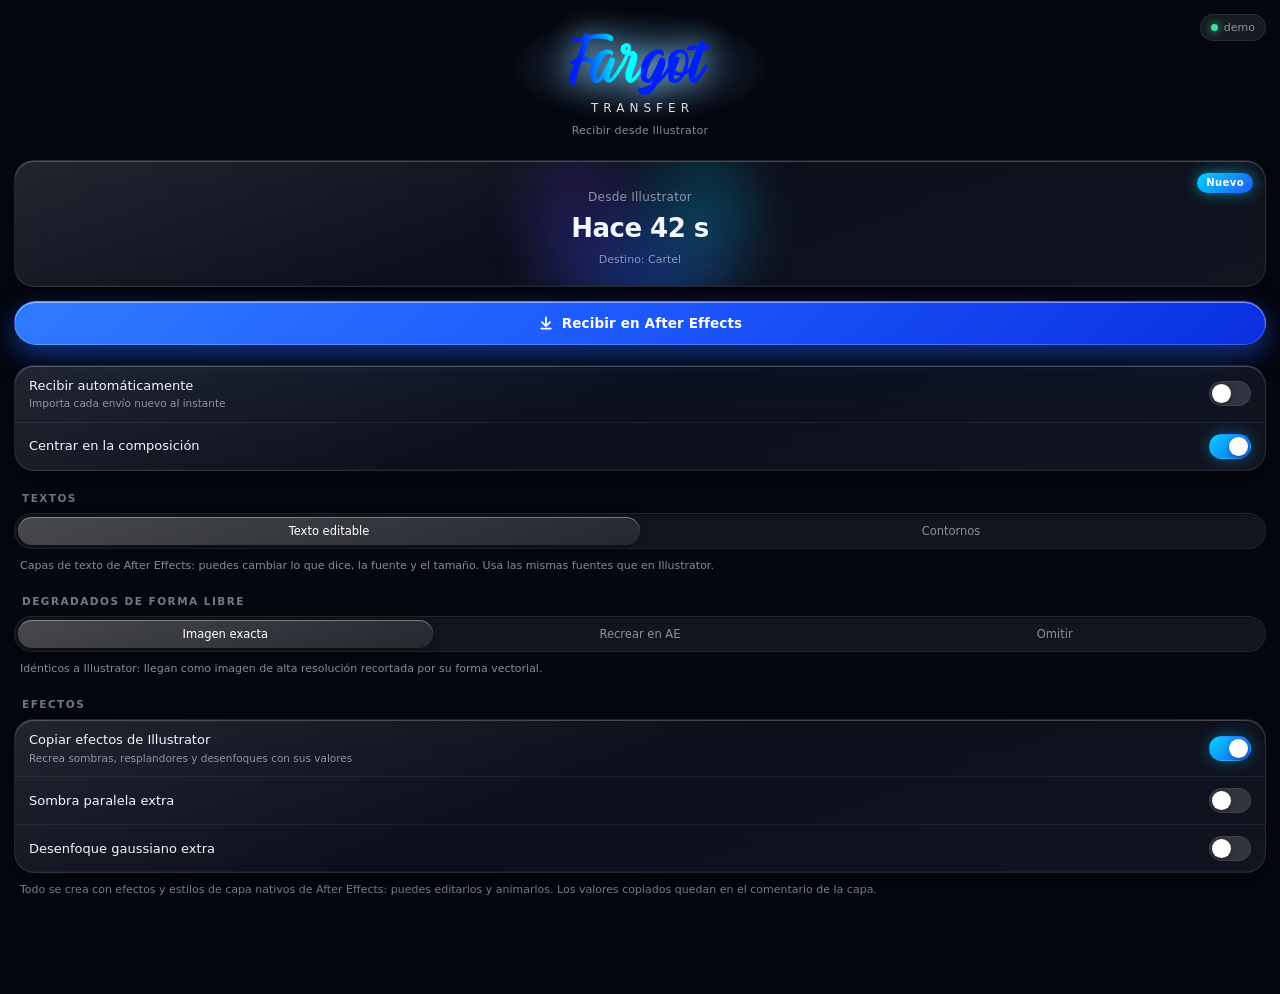
<file: panel/index.html>
<!DOCTYPE html>
<html lang="es">
<head>
  <meta charset="utf-8">
  <meta name="viewport" content="width=device-width, initial-scale=1">
  <title>Fargot Transfer</title>
  <link rel="stylesheet" href="style.css">
</head>
<body>
  <!-- fondo vivo: luces de color difuminadas detras del vidrio -->
  <div class="aurora" aria-hidden="true">
    <span class="orb o1"></span><span class="orb o2"></span><span class="orb o3"></span>
  </div>

  <header class="top">
    <span class="pill" id="statusPill"><span class="dot"></span><span id="statusText">Listo</span></span>
    <div class="brand">
      <span class="halo" aria-hidden="true"></span>
      <img class="logo" src="assets/fargot-logo.png" alt="Fargot">
      <span class="product">Transfer</span>
    </div>
    <p class="subtitle" id="subtitle">Illustrator → After Effects</p>
  </header>

  <!-- ============================== BLOQUEO (sin sesion) ============================== -->
  <section id="lock" class="glass hero lock" hidden>
    <div class="ring" aria-hidden="true"></div>
    <svg class="lock-ico" viewBox="0 0 24 24" width="40" height="40" aria-hidden="true">
      <rect x="4.5" y="10.5" width="15" height="10" rx="3" fill="none" stroke="currentColor" stroke-width="1.8"/>
      <path d="M8 10.5V8a4 4 0 0 1 8 0v2.5" fill="none" stroke="currentColor" stroke-width="1.8" stroke-linecap="round"/>
    </svg>
    <div class="hero-time">Inicia sesión</div>
    <p class="hint lock-msg" id="lockMsg">Inicia sesión en la app Fargot para usar Fargot Transfer.</p>
    <button class="primary" id="btnHub">
      <span class="sheen" aria-hidden="true"></span>
      Abrir Fargot
    </button>
  </section>

  <!-- ============================== ILLUSTRATOR ============================== -->
  <main id="viewAI" hidden>
    <section class="glass hero">
      <div class="ring" aria-hidden="true"></div>
      <div class="hero-num" id="selCount">0</div>
      <div class="hero-label" id="selLabel">objetos seleccionados</div>
      <div class="chips" id="selKinds"></div>
    </section>

    <button class="primary" id="btnSend">
      <span class="sheen" aria-hidden="true"></span>
      <svg viewBox="0 0 20 20" width="16" height="16"><path d="M3 10h11M10 5l5 5-5 5" fill="none" stroke="currentColor" stroke-width="2.2" stroke-linecap="round" stroke-linejoin="round"/></svg>
      Enviar a After Effects
    </button>
    <p class="hint">Trazados, grupos, textos, símbolos, degradados y máscaras viajan como vectores editables.</p>

    <section class="group">
      <div class="glass list">
        <label class="row switch-row">
          <span>Copiar efectos<small>Sombras, resplandores y desenfoques se recrean en After Effects</small></span>
          <input type="checkbox" class="switch" id="optCopyFxAI" checked>
        </label>
      </div>
    </section>

    <section class="group">
      <h2>Último envío</h2>
      <div class="glass list">
        <div class="row"><span>Estado</span><span class="muted" id="aiLast">Aún no has enviado nada</span></div>
      </div>
    </section>
  </main>

  <!-- ============================== AFTER EFFECTS ============================ -->
  <main id="viewAE" hidden>
    <section class="glass hero">
      <div class="ring" aria-hidden="true"></div>
      <div class="hero-label">Desde Illustrator</div>
      <div class="hero-time" id="aeLast">Sin envíos</div>
      <span class="badge" id="aeNew" hidden>Nuevo</span>
      <div class="hero-sub" id="aeComp"></div>
    </section>

    <button class="primary" id="btnReceive">
      <span class="sheen" aria-hidden="true"></span>
      <svg viewBox="0 0 20 20" width="16" height="16"><path d="M10 3v11M5 9l5 5 5-5M4 17h12" fill="none" stroke="currentColor" stroke-width="2.2" stroke-linecap="round" stroke-linejoin="round"/></svg>
      Recibir en After Effects
    </button>

    <section class="group">
      <div class="glass list">
        <label class="row switch-row">
          <span>Recibir automáticamente<small>Importa cada envío nuevo al instante</small></span>
          <input type="checkbox" class="switch" id="optAuto">
        </label>
        <label class="row switch-row">
          <span>Centrar en la composición</span>
          <input type="checkbox" class="switch" id="optCenter" checked>
        </label>
      </div>
    </section>

    <section class="group">
      <h2>Textos</h2>
      <div class="segmented" id="optText" role="radiogroup">
        <button data-v="editable" class="on">Texto editable</button>
        <button data-v="contornos">Contornos</button>
      </div>
      <p class="hint" id="txtHint"></p>
    </section>

    <section class="group">
      <h2>Degradados de forma libre</h2>
      <div class="segmented" id="optFreeform" role="radiogroup">
        <button data-v="imagen" class="on">Imagen exacta</button>
        <button data-v="recrear">Recrear en AE</button>
        <button data-v="omitir">Omitir</button>
      </div>
      <p class="hint" id="ffHint"></p>
    </section>

    <section class="group">
      <h2>Efectos</h2>
      <div class="glass list">
        <label class="row switch-row">
          <span>Copiar efectos de Illustrator<small>Recrea sombras, resplandores y desenfoques con sus valores</small></span>
          <input type="checkbox" class="switch" id="optCopyFx" checked>
        </label>
        <label class="row switch-row">
          <span>Sombra paralela extra</span>
          <input type="checkbox" class="switch" id="optShadow">
        </label>
        <div class="sub" id="shadowBox" hidden>
          <div class="slider"><span>Opacidad</span><input type="range" id="shOpacity" min="0" max="100" value="50"><output>50 %</output></div>
          <div class="slider"><span>Ángulo</span><input type="range" id="shAngle" min="0" max="360" value="135"><output>135°</output></div>
          <div class="slider"><span>Distancia</span><input type="range" id="shDistance" min="0" max="200" value="12"><output>12 px</output></div>
          <div class="slider"><span>Suavidad</span><input type="range" id="shSoftness" min="0" max="200" value="24"><output>24 px</output></div>
          <div class="row color-row"><span>Color</span><input type="color" id="shColor" value="#000000"></div>
        </div>
        <label class="row switch-row">
          <span>Desenfoque gaussiano extra</span>
          <input type="checkbox" class="switch" id="optBlur">
        </label>
        <div class="sub" id="blurBox" hidden>
          <div class="slider"><span>Cantidad</span><input type="range" id="blAmount" min="0" max="100" value="8"><output>8</output></div>
        </div>
      </div>
      <p class="hint">Todo se crea con efectos y estilos de capa nativos de After Effects: puedes editarlos y animarlos. Los valores copiados quedan en el comentario de la capa.</p>
    </section>
  </main>

  <!-- ============================== TOAST ============================== -->
  <div class="toast glass" id="toast" role="status" aria-live="polite">
    <div class="toast-title" id="toastTitle"></div>
    <ul class="toast-list" id="toastList"></ul>
  </div>

  <script src="main.js"></script>
</body>
</html>
</file>
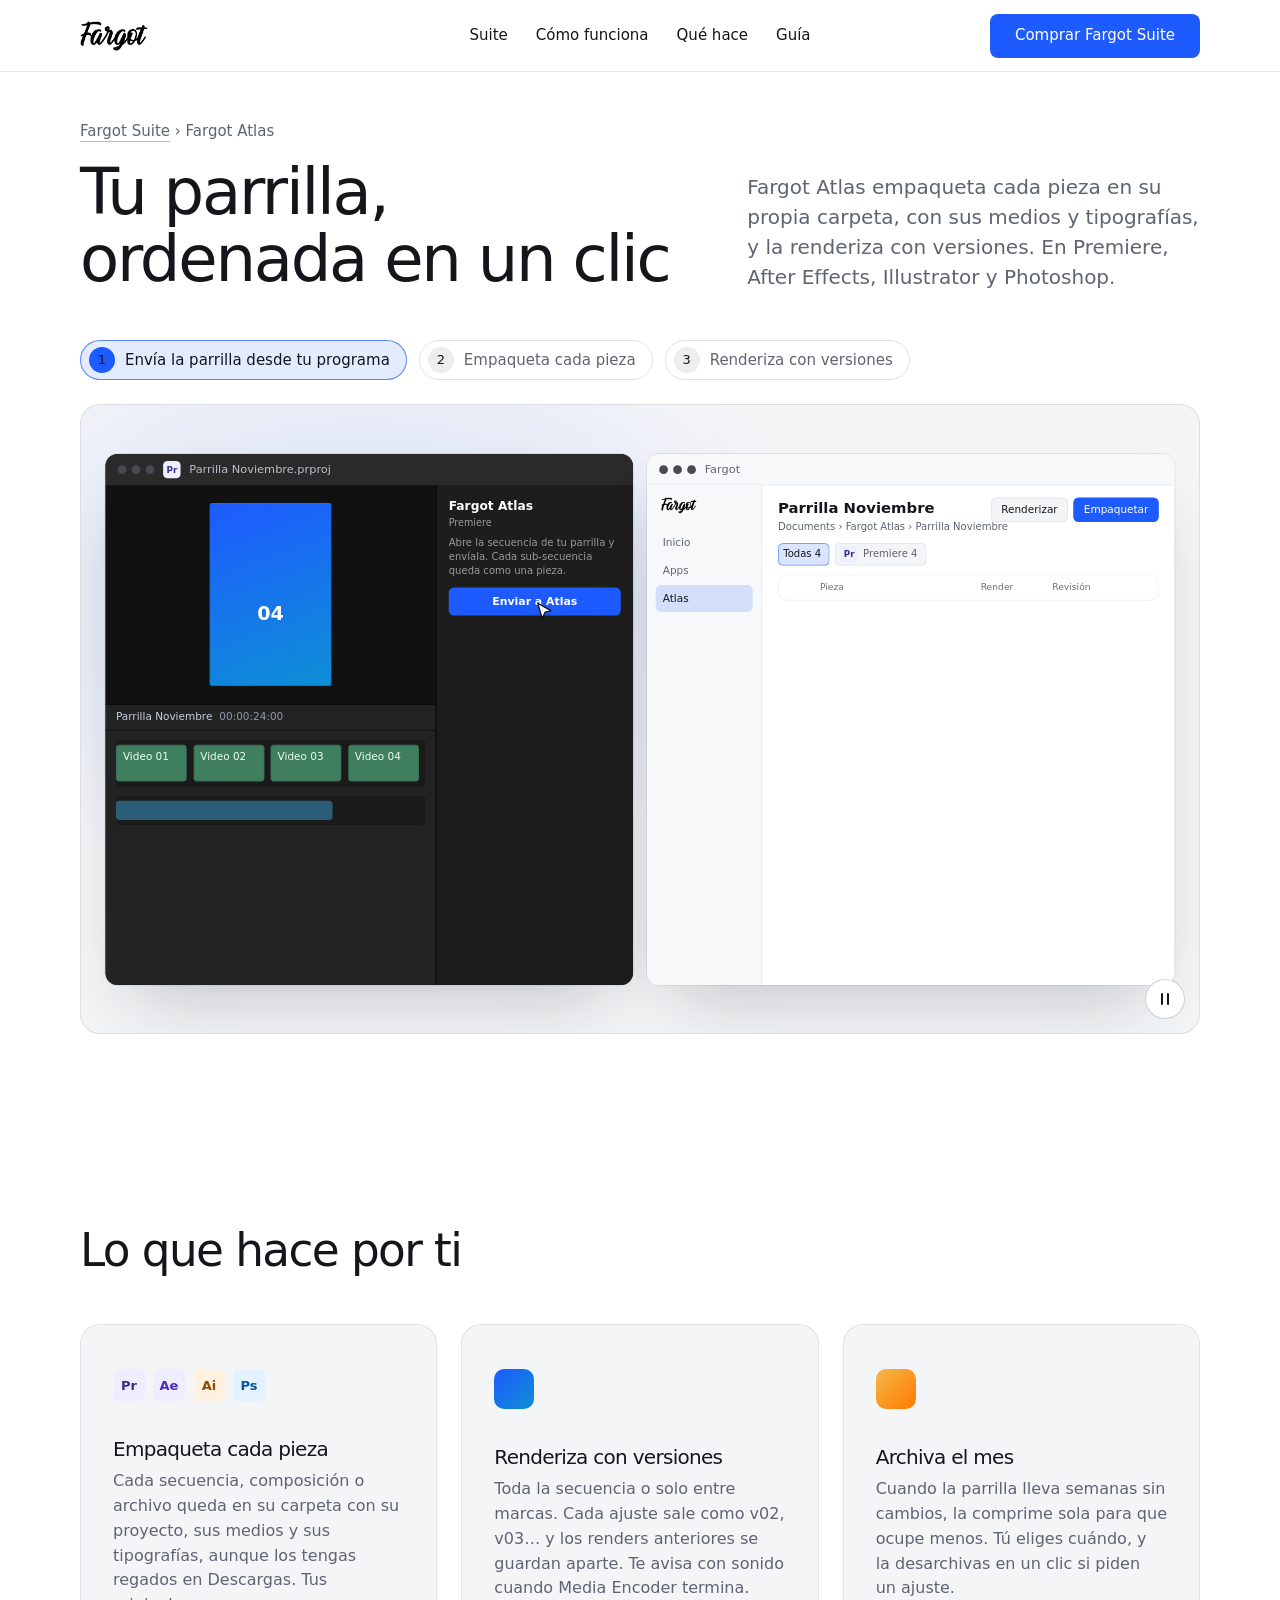
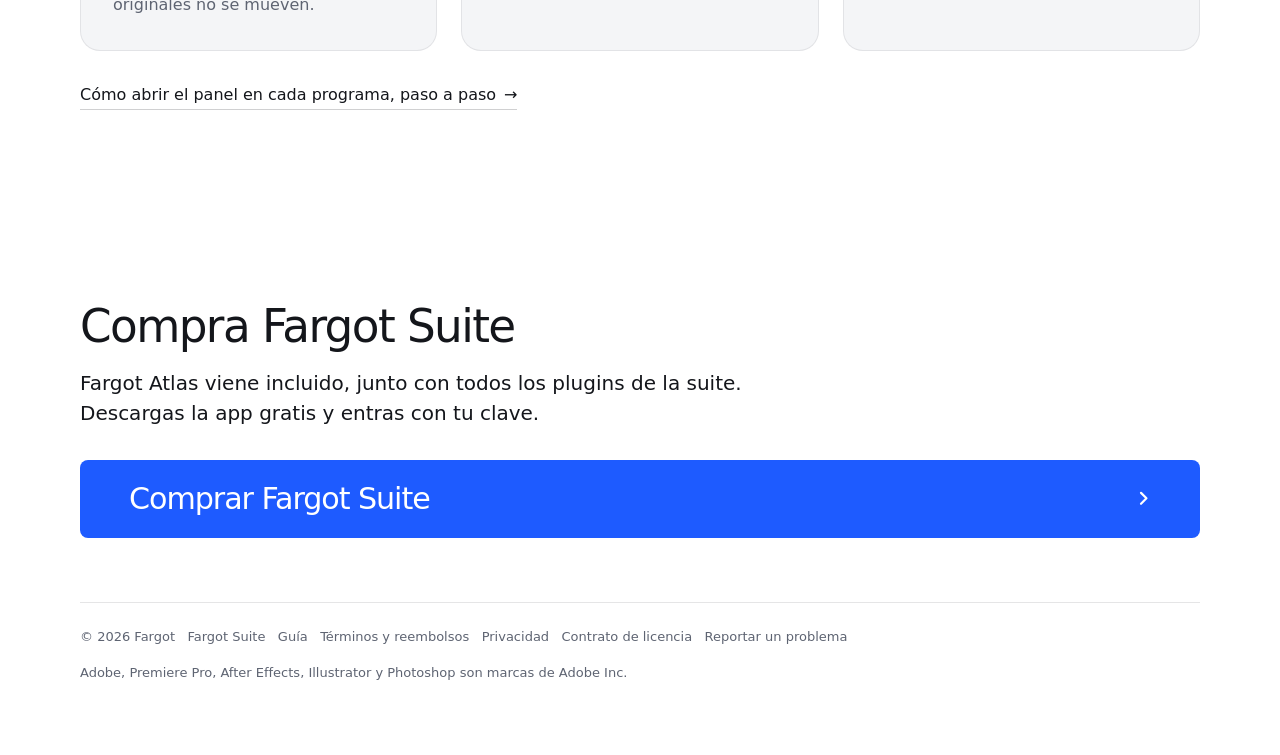
<file: atlas.html>
<!doctype html>
<html lang="es" data-type="software" data-radius="soft" data-ground="sky" data-buttons="tonal" data-motion>
<head>
<meta charset="utf-8">
<meta http-equiv="Content-Security-Policy" content="default-src 'self'; script-src 'self' 'unsafe-inline'; style-src 'self' 'unsafe-inline' https://fonts.googleapis.com; font-src 'self' https://fonts.gstatic.com; img-src 'self' data: blob:; media-src 'self' blob:; connect-src 'self' https://script.google.com https://script.googleusercontent.com; frame-src 'self'; worker-src 'self' blob:; object-src 'none'; base-uri 'self'; form-action 'self'">
<meta name="referrer" content="strict-origin-when-cross-origin">
<meta name="viewport" content="width=device-width, initial-scale=1, viewport-fit=cover">
<title>Fargot Atlas: tu parrilla empaquetada y renderizada en un clic</title>
<meta name="description" content="Fargot Atlas, plugin de Fargot Suite para Premiere, After Effects, Illustrator y Photoshop: cada pieza de tu parrilla en su carpeta, con sus medios, tipografías y renders con versión.">
<meta property="og:type" content="website">
<meta property="og:title" content="Fargot Atlas: tu parrilla ordenada en un clic">
<meta property="og:description" content="Empaqueta y renderiza cada pieza de tu parrilla en su propia carpeta, con versiones. Premiere, After Effects, Illustrator y Photoshop.">
<meta property="og:url" content="https://farrogoeninternet-ui.github.io/fargot/atlas.html">
<meta property="og:image" content="https://farrogoeninternet-ui.github.io/fargot/share.jpg">
<link rel="canonical" href="https://farrogoeninternet-ui.github.io/fargot/atlas.html">
<meta name="twitter:card" content="summary_large_image">
<link rel="icon" href="img/favicon.png" type="image/png">
<meta name="theme-color" content="#ffffff">
<link rel="preconnect" href="https://fonts.googleapis.com">
<link rel="preconnect" href="https://fonts.gstatic.com" crossorigin>
<link href="https://fonts.googleapis.com/css2?family=Geist:wght@400..700&family=Geist+Mono:wght@400..500&display=swap" rel="stylesheet">
<link rel="stylesheet" href="assets/system.css">
<link rel="stylesheet" href="assets/motion/motion.css">
<link rel="stylesheet" href="assets/layout/layout.css">
<link rel="stylesheet" href="assets/icons/icon.css">
<link rel="stylesheet" href="fargot.css">
<style>
/* ---------- motion graphic: escenario fijo de 1280x720 escalado al ancho */
.demo-wrap { position: relative; margin-top: var(--s-7); }
.viewport { position: relative; width: 100%; aspect-ratio: 16 / 9; border-radius: 20px; overflow: hidden; border: 1px solid rgb(20 22 27 / .1); background: #F4F5F7; }
.stage { position: absolute; left: 0; top: 0; width: 1280px; height: 720px; transform-origin: 0 0; font: 400 13px/1.35 var(--font-text); color: #3A3F4A; transition: transform .7s cubic-bezier(.65,0,.35,1); }
@media (max-width: 760px) { .viewport { aspect-ratio: 1 / 1; } }
@media (prefers-reduced-motion: reduce) { .stage { transition: none; } }
.stage::before { content: ""; position: absolute; inset: 0; background: radial-gradient(60% 70% at 25% 30%, rgb(30 91 255 / .14), transparent 70%); }
.w { position: absolute; top: 56px; width: 604px; height: 608px; border-radius: 14px; overflow: hidden; box-shadow: 0 0 0 1px rgb(20 22 27 / .08), 0 40px 80px -30px rgb(20 22 27 / .24); }
.w--pr { left: 28px; background: #1d1d1d; } .w--app { left: 648px; background: #ffffff; }
.w__bar { height: 36px; display: flex; align-items: center; gap: 10px; padding: 0 14px; background: #2a2a2a; color: #b9bfcd; font-size: 13px; }
.w--app .w__bar { color: #5E6472; background: #F7F8FA; border-bottom: 1px solid rgb(20 22 27 / .07); }
.w__bar .dots { display: flex; gap: 6px; } .w__bar .dots i { width: 10px; height: 10px; border-radius: 50%; background: #474a53; }
.badge-app { display: inline-grid; place-items: center; width: 20px; height: 20px; border-radius: 5px; font: 700 10px var(--font-text); }
.b-pr { color: #33338F; background: #EEEEFF; } .b-ae { color: #4B2BB8; background: #EEEEFF; } .b-ai { color: #8A4B00; background: #FFF1E0; } .b-ps { color: #0B5394; background: #E3F2FF; }
/* Premiere: monitor + linea de tiempo + panel Atlas */
.mon { position: absolute; left: 0; top: 36px; width: 378px; height: 250px; background: #111; display: grid; place-items: center; }
.mon .frame { width: 140px; height: 210px; border-radius: 4px; background: linear-gradient(160deg, #1e5bff, #0E8FD6); display: grid; place-items: center; color: #fff; font: 600 22px var(--font-text); }
.tl { position: absolute; left: 0; top: 286px; width: 378px; bottom: 0; background: #232323; border-top: 1px solid #000; }
.tl-h { height: 30px; display: flex; align-items: center; gap: 8px; padding: 0 12px; color: #8f96a8; font-size: 12px; border-bottom: 1px solid #111; }
.tl-h b { color: #C9CED8; font-weight: 500; }
.track { position: relative; height: 54px; margin: 10px 12px 0; background: #1a1a1a; border-radius: 4px; }
.clip { position: absolute; top: 6px; height: 42px; border-radius: 4px; background: #3f7f5f; color: #eaffef; font-size: 12px; padding: 6px 8px; box-shadow: inset 0 0 0 1px rgb(20 22 27 / .15); white-space: nowrap; overflow: hidden; transition: box-shadow .3s, background .3s; }
.clip.on { background: #4f9f77; box-shadow: inset 0 0 0 2px #fff; }
.track--a { height: 34px; } .track--a .aud { position: absolute; top: 6px; left: 0; right: 30%; height: 22px; border-radius: 4px; background: #2f6f8f; opacity: .8; }
.slot { position: absolute; top: 36px; right: 0; width: 226px; bottom: 0; background: #1d1d1d; border-left: 1px solid #000; padding: 14px; }
.slot b.t { display: block; font-size: 14px; color: #fff; } .slot small { color: #9a9a9a; font-size: 11px; }
.slot p { color: #9a9a9a; font-size: 11.5px; margin: 6px 0 12px; line-height: 1.4; }
.pbtn { height: 32px; border-radius: 6px; background: #1e5bff; color: #fff; display: grid; place-items: center; font-weight: 600; font-size: 12.5px; transition: transform .12s, background .2s; }
.pbtn.press { transform: scale(.95); background: #3a70ff; }
.pmsg { margin-top: 10px; font-size: 11.5px; color: #8fe3b8; opacity: 0; transition: opacity .3s; }
.pmsg.on { opacity: 1; }
/* la app Fargot */
.side { position: absolute; left: 0; top: 36px; bottom: 0; width: 132px; background: #F7F8FA; border-right: 1px solid rgb(20 22 27 / .07); padding: 14px 10px; }
.side img { height: 18px; margin: 0 0 18px 6px; display: block; }
.side .nv { padding: 7px 8px; border-radius: 6px; color: #5E6472; font-size: 12px; margin-bottom: 2px; }
.side .nv.on { background: rgb(30 91 255 / .16); color: #14161B; }
.main { position: absolute; left: 132px; right: 0; top: 36px; bottom: 0; padding: 16px 18px; }
.main .m-h { display: block; margin: 0; font: 600 17px var(--font-text); color: #14161B; }
.main .sub { color: #5E6472; font-size: 11.5px; margin: 4px 0 10px; }
.tops { position: absolute; right: 18px; top: 14px; display: flex; gap: 6px; }
.abtn { height: 28px; padding: 0 12px; border-radius: 6px; display: grid; place-items: center; font-size: 12px; font-weight: 500; background: #F4F5F7; color: #14161B; box-shadow: inset 0 0 0 1px rgb(20 22 27 / .08); transition: transform .12s; }
.abtn.pri { background: #1e5bff; color: #fff; box-shadow: none; } .abtn.press { transform: scale(.94); }
.chips { display: flex; gap: 6px; margin-bottom: 10px; }
.chip { display: inline-flex; align-items: center; gap: 6px; height: 26px; padding: 0 10px 0 6px; border-radius: 6px; background: #F4F5F7; color: #5E6472; font-size: 11.5px; box-shadow: inset 0 0 0 1px rgb(20 22 27 / .07); }
.chip.on { color: #14161B; background: rgb(30 91 255 / .16); box-shadow: inset 0 0 0 1px rgb(30 91 255 / .5); }
.tbl { border-radius: 10px; background: #ffffff; box-shadow: inset 0 0 0 1px rgb(20 22 27 / .07); overflow: hidden; }
.row { display: grid; grid-template-columns: 28px 1fr 74px 110px; align-items: center; gap: 8px; height: 44px; padding: 0 12px; border-top: 1px solid rgb(20 22 27 / .06); opacity: 0; transform: translateY(-6px); transition: opacity .35s, transform .35s; }
.row.in { opacity: 1; transform: none; }
.row b { font-weight: 500; font-size: 12.5px; color: #14161B; } .row small { display: block; color: #6B7180; font-size: 10.5px; }
.row .v { font-variant-numeric: tabular-nums; color: #5E6472; font-size: 12px; }
.row .v.on { color: #1446CC; font-weight: 600; }
.row .st { display: flex; align-items: center; gap: 6px; color: #5E6472; font-size: 11.5px; }
.row .st i { width: 7px; height: 7px; border-radius: 50%; background: #707890; transition: background .3s; }
.row .st.ok i { background: #146C43; }
.hd { height: 30px; opacity: 1; transform: none; color: #6B7180; font-size: 10.5px; border-top: 0; }
.job { margin-top: 10px; color: #5E6472; font-size: 11.5px; min-height: 16px; }
.toast { position: absolute; left: 50%; bottom: 18px; transform: translate(-50%, 20px); opacity: 0; transition: opacity .35s, transform .35s; display: flex; align-items: center; gap: 10px; padding: 10px 14px; border-radius: 10px; background: #161b28; box-shadow: 0 0 0 1px rgb(20 22 27 / .08), 0 12px 30px rgb(20 22 27 / .15); font-size: 12.5px; color: #e8fff5; white-space: nowrap; }
.toast.on { opacity: 1; transform: translate(-50%, 0); }
.toast svg { flex: none; }
/* carpetas que van apareciendo */
.tree { position: absolute; left: 60px; top: 380px; width: 300px; padding: 14px 16px; border-radius: 12px; background: #ffffff; box-shadow: 0 0 0 1px rgb(20 22 27 / .1), 0 30px 60px rgb(20 22 27 / .18); font-size: 12.5px; opacity: 0; transform: translateY(14px) scale(.98); transition: opacity .4s, transform .4s; z-index: 15; }
.tree.on { opacity: 1; transform: none; }
.tree .ln { display: flex; align-items: center; gap: 8px; height: 22px; color: #3A3F4A; opacity: 0; transition: opacity .3s; }
.tree .ln.in { opacity: 1; }
.tree .ln.l1 { padding-left: 16px; } .tree .ln.l2 { padding-left: 32px; color: #5E6472; } .tree .ln.l3 { padding-left: 48px; color: #5E6472; }
.tree .fd { width: 14px; height: 11px; border-radius: 2px; background: #f5b84a; flex: none; }
.tree .fl { width: 10px; height: 13px; border-radius: 2px; background: #6B7180; flex: none; }
.tree .tag { margin-left: auto; color: #146C43; font-size: 11px; }
.cursor { position: absolute; left: 640px; top: 700px; width: 22px; height: 22px; z-index: 30; filter: drop-shadow(0 2px 3px rgb(20 22 27 / .18)); transition: transform .12s; }
.cursor.press { transform: scale(.82); }
.demo-pause { position: absolute; right: 14px; bottom: 14px; z-index: 40; width: 40px; height: 40px; border-radius: 50%; border: 1px solid rgb(20 22 27 / .2); background: #fff; color: #14161B; display: grid; place-items: center; cursor: pointer; }
.demo-pause:focus-visible { outline: 2px solid #14161B; outline-offset: 2px; }
</style>
<script>document.documentElement.classList.add('m-enter');setTimeout(()=>document.documentElement.classList.add('m-enter-done'),700)</script>
<script src="correo.js" defer></script>
</head>
<body>
<header class="nav nav--centre">
  <div class="wrap nav__bar">
    <a class="skip-link" href="#top">Ir al contenido</a>
    <a class="nav__logo" href="./" aria-label="Fargot Suite, inicio"><img src="img/fargot-logo-2.png" alt="Fargot" width="68" height="30"></a>
    <nav class="nav__links" aria-label="Principal">
      <div class="nav__item"><a class="nav__link" href="./">Suite</a></div>
      <div class="nav__item"><a class="nav__link" href="#como">Cómo funciona</a></div>
      <div class="nav__item"><a class="nav__link" href="#hace">Qué hace</a></div>
      <div class="nav__item"><a class="nav__link" href="ayuda.html">Guía</a></div>
    </nav>
    <div class="nav__actions">
      <a class="btn btn--primary" href="https://farfot.lemonsqueezy.com/checkout/buy/a297658e-514b-4c76-a8c4-a7425564fb5b">Comprar Fargot Suite</a>
    </div>
    <button class="nav__toggle" type="button" aria-expanded="false" aria-label="Menú">
      <svg width="18" height="18" viewBox="0 0 18 18" aria-hidden="true"><path d="M2 5h14M2 13h14" stroke="currentColor" stroke-width="1.6" stroke-linecap="round"/></svg>
    </button>
  </div>
</header>

<main id="top">
  <section class="section" id="como" style="--h:1; min-height:100svh; height:auto" aria-labelledby="como-h" data-enter>
    <div class="wrap">
      <p class="crumb"><a href="./">Fargot Suite</a> › Fargot Atlas</p>
      <div class="grid grid--top">
        <h1 id="como-h" class="span-7" style="font-size:clamp(38px,5vw,64px);margin:0">Tu parrilla, ordenada en un clic</h1>
        <p class="span-5 t-lead muted" style="margin:0;align-self:end">Fargot Atlas empaqueta cada pieza en su propia carpeta, con sus medios y tipografías, y la renderiza con versiones. En Premiere, After Effects, Illustrator y Photoshop.</p>
      </div>
      <div class="demo-wrap">
        <div class="steps-row" aria-hidden="true">
          <span class="step" data-step="1"><b>1</b>Envía la parrilla desde tu programa</span>
          <span class="step" data-step="2"><b>2</b>Empaqueta cada pieza</span>
          <span class="step" data-step="3"><b>3</b>Renderiza con versiones</span>
        </div>
        <div class="viewport" id="viewport" role="img" aria-label="Animación: en Premiere el panel Fargot Atlas envía una parrilla de cuatro piezas a la app Fargot; la app empaqueta cada pieza en su carpeta, las renderiza como v01 y avisa cuando terminan; tras un ajuste, la pieza sale como v02.">
          <div class="stage" id="stage">
            <div class="w w--pr">
              <div class="w__bar"><span class="dots"><i></i><i></i><i></i></span><span class="badge-app b-pr">Pr</span>Parrilla Noviembre.prproj</div>
              <div class="mon"><div class="frame" id="frame">01</div></div>
              <div class="tl">
                <div class="tl-h"><b>Parrilla Noviembre</b><span>00:00:24:00</span></div>
                <div class="track" id="track">
                  <div class="clip" style="left:0;width:23%">Video 01</div>
                  <div class="clip" style="left:25%;width:23%">Video 02</div>
                  <div class="clip" style="left:50%;width:23%">Video 03</div>
                  <div class="clip" style="left:75%;width:23%">Video 04</div>
                </div>
                <div class="track track--a"><div class="aud"></div></div>
              </div>
              <div class="slot">
                <b class="t">Fargot Atlas</b><small>Premiere</small>
                <p>Abre la secuencia de tu parrilla y envíala. Cada sub-secuencia queda como una pieza.</p>
                <div class="pbtn" id="send">Enviar a Atlas</div>
                <div class="pmsg" id="pmsg">Listo: "Parrilla Noviembre" con 4 piezas.</div>
              </div>
            </div>
            <div class="w w--app">
              <div class="w__bar"><span class="dots"><i></i><i></i><i></i></span>Fargot</div>
              <div class="side"><img src="img/fargot-logo-2.png" alt=""><div class="nv">Inicio</div><div class="nv">Apps</div><div class="nv on">Atlas</div></div>
              <div class="main">
                <div class="tops"><span class="abtn" id="bRender">Renderizar</span><span class="abtn pri" id="bPack">Empaquetar</span></div>
                <b class="m-h">Parrilla Noviembre</b>
                <div class="sub">Documents › Fargot Atlas › Parrilla Noviembre</div>
                <div class="chips"><span class="chip on">Todas 4</span><span class="chip"><span class="badge-app b-pr">Pr</span>Premiere 4</span></div>
                <div class="tbl" id="tbl">
                  <div class="row hd"><span></span><span>Pieza</span><span>Render</span><span>Revisión</span></div>
                </div>
                <div class="job" id="job"></div>
              </div>
              <div class="toast" id="toast"><svg width="16" height="16" viewBox="0 0 16 16" fill="none" stroke="#34d399" stroke-width="1.8"><path d="M3 8.5l3 3 7-7"/></svg><span id="toastTxt">Renders listos</span></div>
            </div>
            <div class="tree" id="tree"></div>
            <svg class="cursor" id="cursor" viewBox="0 0 22 22"><path d="M3 2l15 8.5-6.6 1.6L8 19z" fill="#fff" stroke="#000" stroke-width="1.2" stroke-linejoin="round"/></svg>
          </div>
          <button class="demo-pause" id="demoPause" type="button" aria-label="Pausar la animación"><svg width="14" height="14" viewBox="0 0 14 14" aria-hidden="true" id="pauseIco"><path d="M4 2v10M10 2v10" stroke="currentColor" stroke-width="2" stroke-linecap="round"/></svg></button>
        </div>
      </div>
    </div>
  </section>

  <section class="section" id="hace" style="--h:1" aria-labelledby="hace-h">
    <div class="wrap">
      <h2 id="hace-h">Lo que hace por ti</h2>
      <div class="what">
        <article><div class="ic-row"><span class="badge-app b-pr" style="width:32px;height:32px;font-size:13px">Pr</span><span class="badge-app b-ae" style="width:32px;height:32px;font-size:13px">Ae</span><span class="badge-app b-ai" style="width:32px;height:32px;font-size:13px">Ai</span><span class="badge-app b-ps" style="width:32px;height:32px;font-size:13px">Ps</span></div>
          <h3>Empaqueta cada pieza</h3><p>Cada secuencia, composición o archivo queda en su carpeta con su proyecto, sus medios y sus tipografías, aunque los tengas regados en Descargas. Tus originales no se mueven.</p></article>
        <article><div class="ic-row"><span class="swatch" style="background:linear-gradient(135deg,#1e5bff,#0E8FD6)"></span></div>
          <h3>Renderiza con versiones</h3><p>Toda la secuencia o solo entre marcas. Cada ajuste sale como v02, v03… y los renders anteriores se guardan aparte. Te avisa con sonido cuando Media Encoder termina.</p></article>
        <article><div class="ic-row"><span class="swatch" style="background:linear-gradient(135deg,#f5b84a,#ff7a00)"></span></div>
          <h3>Archiva el mes</h3><p>Cuando la parrilla lleva semanas sin cambios, la comprime sola para que ocupe menos. Tú eliges cuándo, y la desarchivas en un clic si piden un ajuste.</p></article>
      </div>
      <p style="margin-top:var(--s-6)"><a class="link" href="ayuda.html">Cómo abrir el panel en cada programa, paso a paso</a></p>
    </div>
  </section>
</main>

<footer class="footer closing" id="contact" aria-labelledby="close-h" style="--h:1">
  <div class="wrap">
    <div class="closing__cta close--type">
      <div class="section-head">
        <h2 id="close-h">Compra Fargot Suite</h2>
        <p>Fargot Atlas viene incluido, junto con todos los plugins de la suite. Descargas la app gratis y entras con tu clave.</p>
      </div>
      <a class="btn btn--primary btn--xl btn--wide" href="https://farfot.lemonsqueezy.com/checkout/buy/a297658e-514b-4c76-a8c4-a7425564fb5b">Comprar Fargot Suite<svg class="m-arrow" viewBox="0 0 12 12" aria-hidden="true"><path class="m-arrow__stem" d="M1 6h8"/><path class="m-arrow__head" d="M4.5 2.5 8 6l-3.5 3.5"/></svg></a>
    </div>
    <div class="closing__links">
      <div class="footer__legal">
        <span>&copy; 2026 Fargot &nbsp; <a href="./">Fargot Suite</a> &nbsp; <a href="ayuda.html">Guía</a> &nbsp; <a href="terminos.html">Términos y reembolsos</a> &nbsp; <a href="privacidad.html">Privacidad</a> &nbsp; <a href="eula.txt">Contrato de licencia</a> &nbsp; <a href="reportar.html">Reportar un problema</a></span>
        <span>Adobe, Premiere Pro, After Effects, Illustrator y Photoshop son marcas de Adobe Inc.</span>
      </div>
    </div>
  </div>
</footer>

<script type="module" src="assets/system.js"></script>
<script type="module" src="assets/motion/motion.js"></script>
<script>
(function () {
  var stage = document.getElementById("stage"), vp = document.getElementById("viewport");
  // en pantallas estrechas la camara se acerca a la ventana que trabaja
  var focus = "pr";
  function narrow() { return vp.clientWidth < 700; }
  function fit() {
    var s = narrow() ? vp.clientWidth / 640 : vp.clientWidth / 1280;
    stage.style.transform = narrow() ? "scale(" + s + ") translate(" + (focus === "app" ? -640 : -8) + "px, -40px)" : "scale(" + s + ")";
  }
  function look(w) { focus = w; fit(); }
  fit(); addEventListener("resize", fit);

  var $ = function (id) { return document.getElementById(id); };
  var reduced = matchMedia("(prefers-reduced-motion: reduce)").matches;
  var paused = false, token = 0;
  function sleep(ms) { var my = token; return new Promise(function (ok, no) { setTimeout(function () { my === token ? ok() : no("stop"); }, ms); }); }
  async function wait(ms) { while (paused) await sleep(200); await sleep(ms); }
  function stepOn(n) { document.querySelectorAll(".step").forEach(function (s) { s.classList.toggle("is-on", Number(s.dataset.step) === n); }); }
  var cur = $("cursor");
  function pos(el) { var sr = stage.getBoundingClientRect(), r = el.getBoundingClientRect(), k = sr.width / 1280; return { x: (r.left - sr.left) / k + r.width / k / 2, y: (r.top - sr.top) / k + r.height / k / 2 }; }
  async function moveTo(el) { var p = pos(el); cur.style.transition = "left .6s cubic-bezier(.65,0,.35,1), top .6s cubic-bezier(.65,0,.35,1), transform .12s"; cur.style.left = p.x + "px"; cur.style.top = p.y + "px"; await wait(650); }
  async function click(el) { await moveTo(el); cur.classList.add("press"); el.classList.add("press"); await wait(160); cur.classList.remove("press"); el.classList.remove("press"); await wait(150); }
  var NOMBRES = ["Video 01", "Video 02", "Video 03", "Video 04"];
  function filas() { return Array.prototype.slice.call(document.querySelectorAll("#tbl .row:not(.hd)")); }
  function toast(t) { $("toastTxt").textContent = t; $("toast").classList.add("on"); }

  function reset() {
    $("tbl").querySelectorAll(".row:not(.hd)").forEach(function (r) { r.remove(); });
    $("pmsg").classList.remove("on"); $("toast").classList.remove("on"); $("tree").classList.remove("on"); $("tree").innerHTML = ""; $("job").textContent = "";
    document.querySelectorAll(".clip").forEach(function (c) { c.classList.remove("on"); });
    cur.style.transition = "none"; cur.style.left = "640px"; cur.style.top = "700px";
  }

  async function play() {
    reset(); stepOn(1); look("pr");
    // 1. Premiere: recorre las piezas y envia la parrilla
    var clips = document.querySelectorAll(".clip");
    for (var i = 0; i < clips.length; i++) { clips[i].classList.add("on"); $("frame").textContent = "0" + (i + 1); await wait(320); clips[i].classList.remove("on"); }
    await click($("send"));
    $("pmsg").classList.add("on");
    await wait(500); look("app");
    NOMBRES.forEach(function (n) {
      var r = document.createElement("div"); r.className = "row";
      r.innerHTML = '<span class="badge-app b-pr">Pr</span><span><b>' + n + '</b><small>Secuencia · 1080×1920</small></span><span class="v">Sin render</span><span class="st"><i></i>Sin empaquetar</span>';
      $("tbl").appendChild(r);
    });
    var fs = filas();
    for (i = 0; i < fs.length; i++) { fs[i].classList.add("in"); await wait(140); }
    await wait(700);
    // 2. Empaquetar: carpetas por pieza
    stepOn(2);
    await click($("bPack"));
    $("job").textContent = "Empaquetando…";
    var tree = $("tree"); tree.classList.add("on");
    var lineas = [["", "fd", "Parrilla Noviembre"]];
    NOMBRES.forEach(function (n, k) {
      lineas.push(["l1", "fd", n, k]);
      if (k === 0) { lineas.push(["l2", "fl", n + ".prproj"]); lineas.push(["l2", "fd", "Medios"]); lineas.push(["l2", "fd", "Tipografías"]); lineas.push(["l2", "fd", "Renders"]); }
    });
    for (i = 0; i < lineas.length; i++) {
      var d = document.createElement("div"); d.className = "ln " + lineas[i][0];
      d.innerHTML = '<span class="' + lineas[i][1] + '"></span>' + lineas[i][2] + (lineas[i][3] !== undefined ? '<span class="tag">✓</span>' : "");
      tree.appendChild(d); await wait(30); d.classList.add("in");
      if (lineas[i][3] !== undefined) { var st = fs[lineas[i][3]].querySelector(".st"); st.classList.add("ok"); st.lastChild.textContent = "Empaquetada"; }
      await wait(170);
    }
    $("job").textContent = "";
    toast("Parrilla empaquetada: cada pieza está en su carpeta");
    await wait(1500); $("toast").classList.remove("on"); tree.classList.remove("on");
    await wait(400);
    // 3. Renderizar con versiones
    stepOn(3);
    await click($("bRender"));
    for (i = 0; i < fs.length; i++) { $("job").textContent = "Renderizando en Media Encoder: " + i + " de 4 listos"; await wait(420); var v = fs[i].querySelector(".v"); v.textContent = "v01"; v.classList.add("on"); }
    $("job").textContent = "";
    toast("Renders listos: 4 piezas renderizadas");
    await wait(1700); $("toast").classList.remove("on");
    // un ajuste en Video 02: sale v02
    $("job").textContent = "Ajuste en Video 02…";
    await wait(900);
    var v2 = fs[1].querySelector(".v"); v2.textContent = "v02";
    $("job").textContent = "v01 guardado en Renders › Anteriores";
    toast("Renders listos: Video 02 v02");
    await wait(2200);
  }

  async function loop() {
    if (reduced) { stepOn(3); return; }
    while (true) { try { await play(); } catch (e) { if (e !== "stop") throw e; } await sleep(600).catch(function () {}); }
  }
  $("demoPause").addEventListener("click", function () {
    paused = !paused;
    $("pauseIco").innerHTML = paused ? '<path d="M4 2l8 5-8 5z" fill="currentColor"/>' : '<path d="M4 2v10M10 2v10" stroke="currentColor" stroke-width="2" stroke-linecap="round"/>';
    this.setAttribute("aria-label", paused ? "Reanudar la animación" : "Pausar la animación");
  });
  loop();
})();
</script>
</body>
</html>
</file>
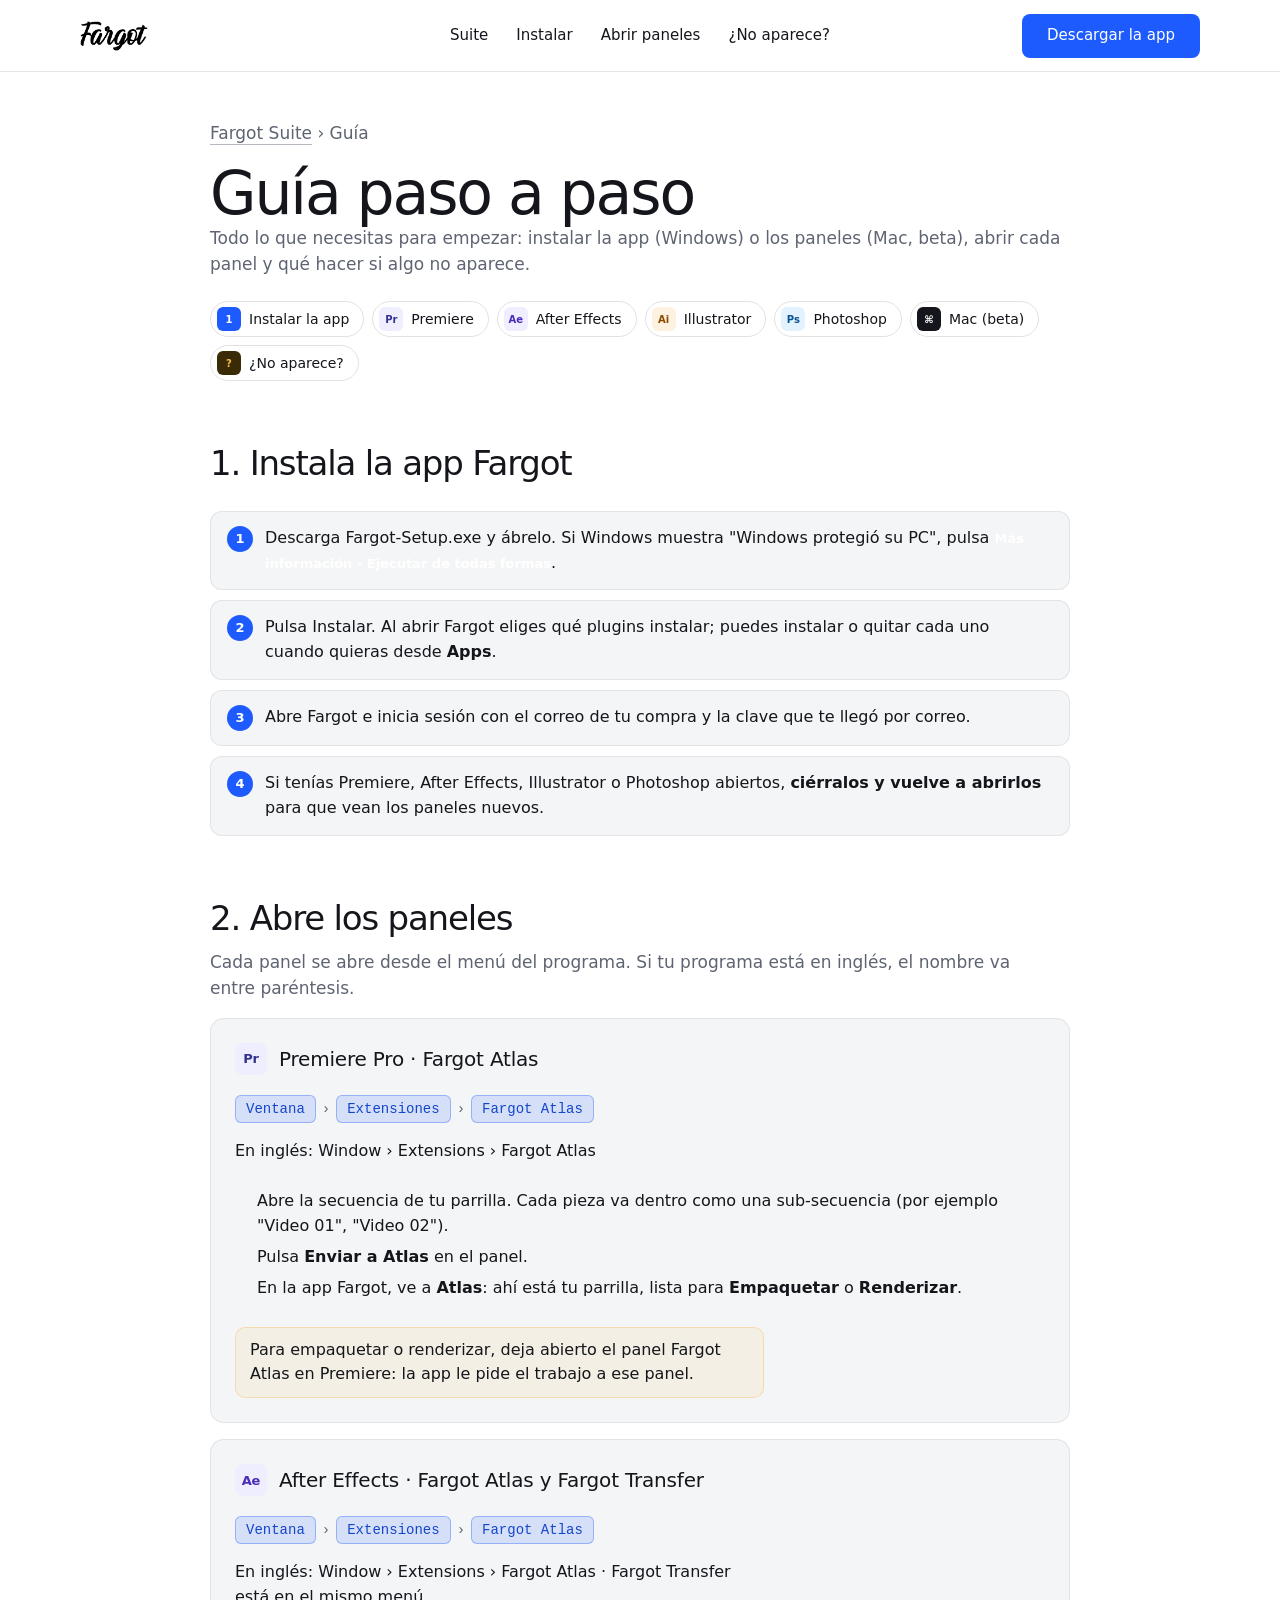
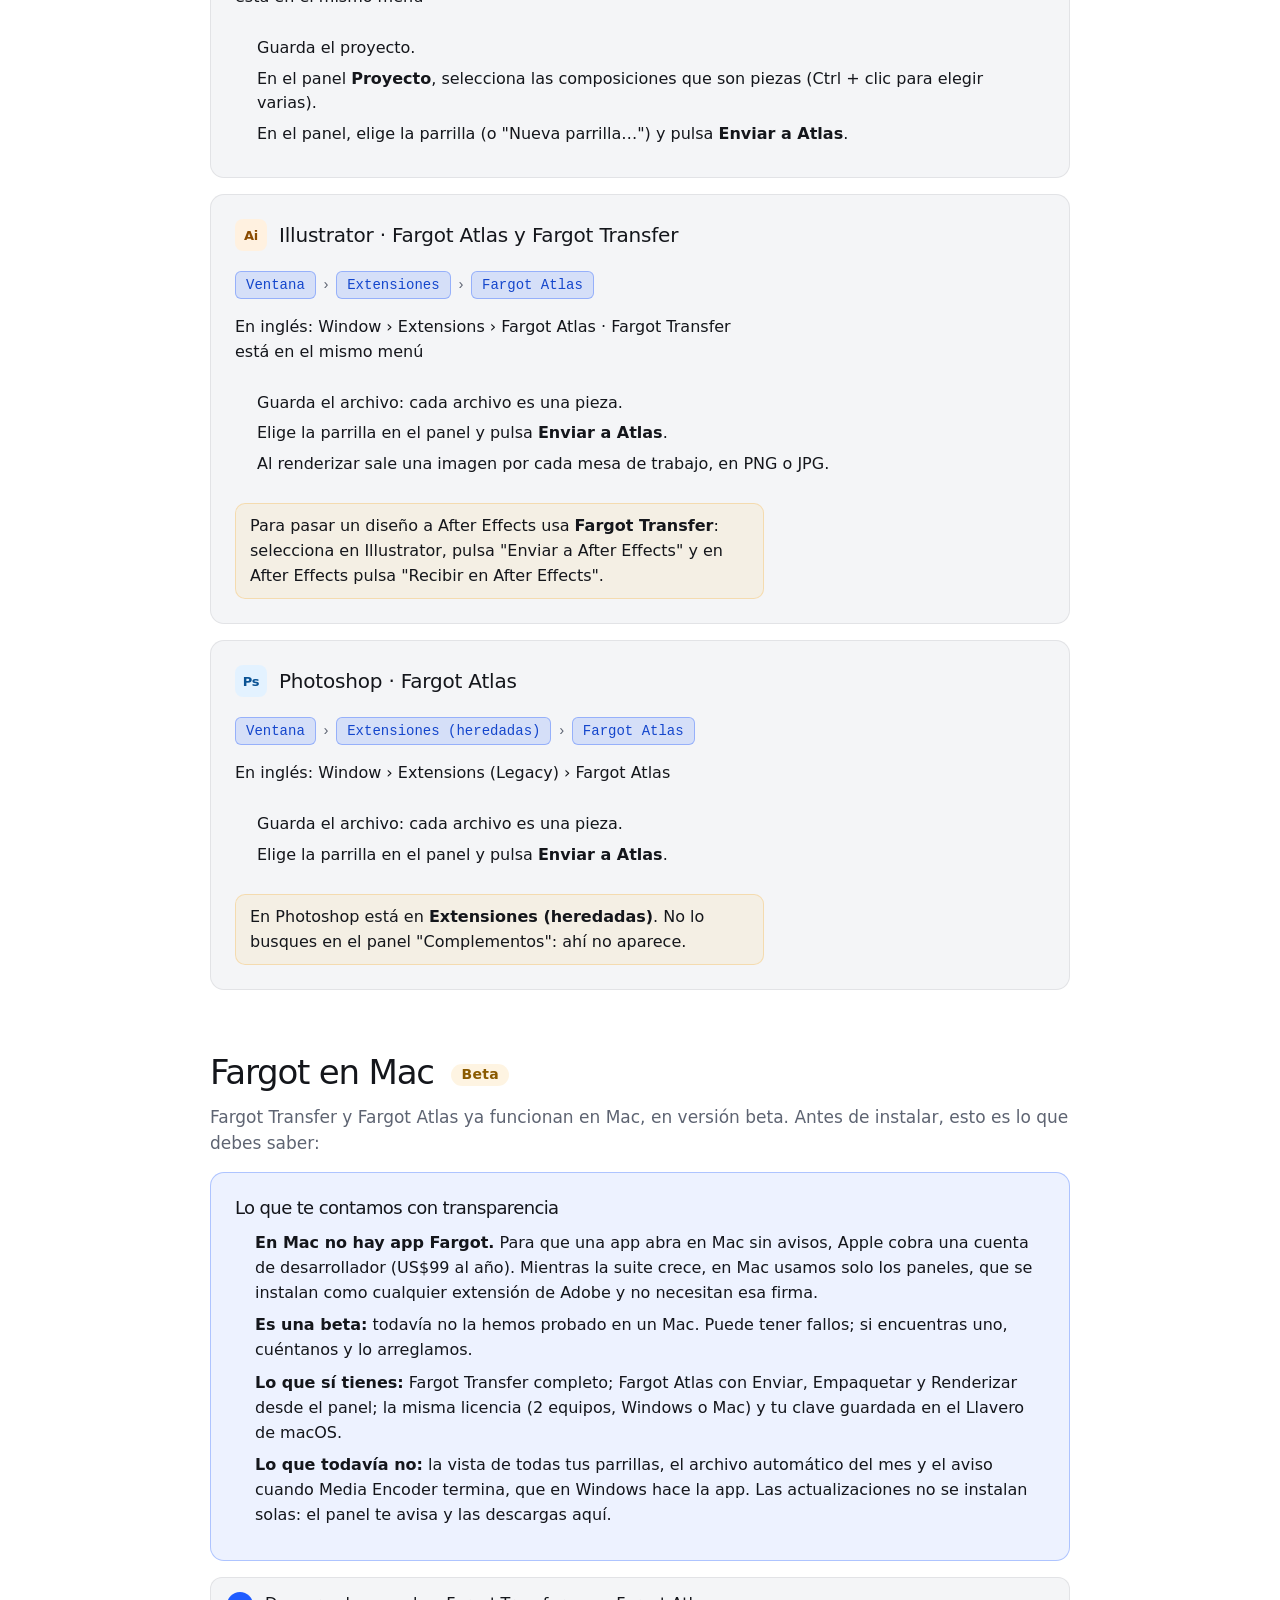
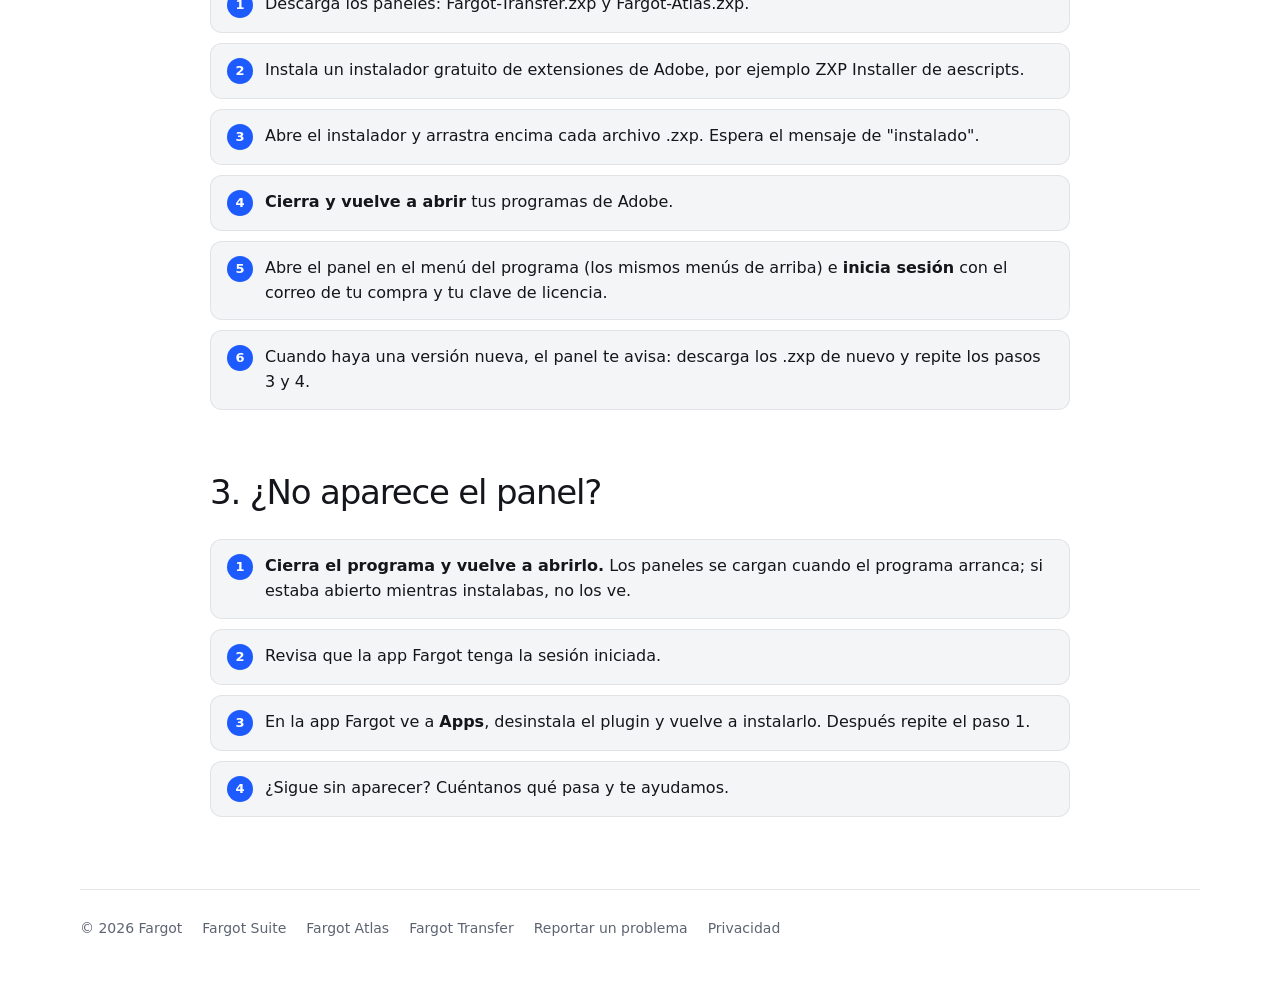
<file: ayuda.html>
<!doctype html>
<html lang="es" data-type="software" data-radius="soft" data-ground="sky" data-buttons="tonal" data-motion>
<head>
<meta charset="utf-8">
<meta http-equiv="Content-Security-Policy" content="default-src 'self'; script-src 'self' 'unsafe-inline'; style-src 'self' 'unsafe-inline' https://fonts.googleapis.com; font-src 'self' https://fonts.gstatic.com; img-src 'self' data: blob:; media-src 'self' blob:; connect-src 'self' https://script.google.com https://script.googleusercontent.com; frame-src 'self'; worker-src 'self' blob:; object-src 'none'; base-uri 'self'; form-action 'self'">
<meta name="referrer" content="strict-origin-when-cross-origin">
<meta name="viewport" content="width=device-width, initial-scale=1, viewport-fit=cover">
<title>Guía de Fargot Suite: instalar y abrir cada panel</title>
<meta name="description" content="Paso a paso: instala la app Fargot, abre los paneles en Premiere, After Effects, Illustrator y Photoshop, y qué hacer si un panel no aparece.">
<meta property="og:title" content="Guía de Fargot Suite">
<meta property="og:url" content="https://farrogoeninternet-ui.github.io/fargot/ayuda.html">
<meta property="og:image" content="https://farrogoeninternet-ui.github.io/fargot/share.jpg">
<link rel="canonical" href="https://farrogoeninternet-ui.github.io/fargot/ayuda.html">
<link rel="icon" href="img/favicon.png" type="image/png">
<meta name="theme-color" content="#ffffff">
<link rel="preconnect" href="https://fonts.googleapis.com">
<link rel="preconnect" href="https://fonts.gstatic.com" crossorigin>
<link href="https://fonts.googleapis.com/css2?family=Geist:wght@400..700&family=Geist+Mono:wght@400..500&display=swap" rel="stylesheet">
<link rel="stylesheet" href="assets/system.css">
<link rel="stylesheet" href="assets/motion/motion.css">
<link rel="stylesheet" href="assets/layout/layout.css">
<link rel="stylesheet" href="fargot.css">
<style>
.guia { max-width: 860px; }
.guia h2 { margin: var(--s-8) 0 var(--s-3); font-size: clamp(26px, 3vw, 34px); }
.guia > p { color: var(--muted); font-size: 17px; }
.toc { display: flex; flex-wrap: wrap; gap: 8px; margin: var(--s-5) 0 0; }
.toc a { display: inline-flex; align-items: center; gap: 8px; height: 36px; padding: 0 14px 0 6px; border-radius: 99px; border: 1px solid rgb(20 22 27 / .12); color: var(--ink); text-decoration: none; font-size: 14px; }
.toc a:hover { border-color: rgb(30 91 255 / .6); }
.toc .app-ic { width: 24px; height: 24px; font-size: 10px; border-radius: 6px; }
.card { margin-top: var(--s-4); padding: var(--s-5); border-radius: 14px; background: #F4F5F7; border: 1px solid rgb(20 22 27 / .08); }
.card h3 { display: flex; align-items: center; gap: 12px; margin: 0 0 var(--s-3); font-size: 20px; font-weight: 500; }
.menu { display: flex; flex-wrap: wrap; align-items: center; gap: 6px; margin: 0 0 var(--s-2); font: 500 14px var(--font-mono); }
.menu span { padding: 5px 10px; border-radius: 6px; background: rgb(30 91 255 / .14); color: #1446CC; border: 1px solid rgb(30 91 255 / .35); }
.menu i { color: var(--muted); font-style: normal; }
.en { color: var(--muted); font-size: 13px; margin: 0 0 var(--s-3); }
.pasos { margin: 0; padding-left: 22px; }
.pasos li { margin: 6px 0; font-size: 16px; line-height: 1.55; }
.ojo { margin-top: var(--s-3); padding: 10px 14px; border-radius: 10px; background: rgb(245 184 74 / .1); border: 1px solid rgb(245 184 74 / .35); color: #6B3A00; font-size: 15px; }
.ok { display: grid; gap: 10px; margin-top: var(--s-4); }
.ok div { display: flex; gap: 12px; padding: 14px 16px; border-radius: 12px; background: #F4F5F7; border: 1px solid rgb(20 22 27 / .08); font-size: 16px; }
.beta { display: inline-block; vertical-align: middle; margin-left: 8px; padding: 3px 10px; border-radius: 99px; background: rgb(245 184 74 / .16); color: #8a5a00; font-size: 14px; font-weight: 600; letter-spacing: .02em; }
.claro { margin-top: var(--s-4); padding: var(--s-5); border-radius: 14px; background: rgb(30 91 255 / .08); border: 1px solid rgb(30 91 255 / .3); }
.claro h3 { margin: 0 0 var(--s-3); font-size: 18px; font-weight: 500; }
.claro ul { margin: 0; padding-left: 20px; } .claro li { margin: 8px 0; font-size: 16px; line-height: 1.55; }
.ok b { display: grid; place-items: center; flex: none; width: 26px; height: 26px; border-radius: 50%; background: #1e5bff; color: #fff; font-size: 13px; }
</style>
<script>document.documentElement.classList.add('m-enter');setTimeout(()=>document.documentElement.classList.add('m-enter-done'),700)</script>
<script src="correo.js" defer></script>
</head>
<body>
<header class="nav nav--centre">
  <div class="wrap nav__bar">
    <a class="skip-link" href="#top">Ir al contenido</a>
    <a class="nav__logo" href="./" aria-label="Fargot Suite, inicio"><img src="img/fargot-logo-2.png" alt="Fargot" width="68" height="30"></a>
    <nav class="nav__links" aria-label="Principal">
      <div class="nav__item"><a class="nav__link" href="./">Suite</a></div>
      <div class="nav__item"><a class="nav__link" href="#instalar">Instalar</a></div>
      <div class="nav__item"><a class="nav__link" href="#paneles">Abrir paneles</a></div>
      <div class="nav__item"><a class="nav__link" href="#no-aparece">¿No aparece?</a></div>
    </nav>
    <div class="nav__actions">
      <a class="btn btn--primary" href="https://github.com/farrogoeninternet-ui/fargot/releases/latest/download/Fargot-Setup.exe">Descargar la app</a>
    </div>
    <button class="nav__toggle" type="button" aria-expanded="false" aria-label="Menú">
      <svg width="18" height="18" viewBox="0 0 18 18" aria-hidden="true"><path d="M2 5h14M2 13h14" stroke="currentColor" stroke-width="1.6" stroke-linecap="round"/></svg>
    </button>
  </div>
</header>

<main id="top">
  <section class="section" style="--h:1" data-enter aria-labelledby="g-h">
    <div class="wrap guia">
      <p class="crumb"><a href="./">Fargot Suite</a> › Guía</p>
      <h1 id="g-h" style="font-size:clamp(38px,5vw,60px);margin:0">Guía paso a paso</h1>
      <p>Todo lo que necesitas para empezar: instalar la app (Windows) o los paneles (Mac, beta), abrir cada panel y qué hacer si algo no aparece.</p>
      <div class="toc">
        <a href="#instalar"><span class="app-ic" style="background:#1e5bff;color:#fff">1</span>Instalar la app</a>
        <a href="#pr"><span class="app-ic app-ic--pr">Pr</span>Premiere</a>
        <a href="#ae"><span class="app-ic app-ic--ae">Ae</span>After Effects</a>
        <a href="#ai"><span class="app-ic app-ic--ai">Ai</span>Illustrator</a>
        <a href="#ps"><span class="app-ic app-ic--ps">Ps</span>Photoshop</a>
        <a href="#mac"><span class="app-ic" style="background:#14161B;color:#fff">⌘</span>Mac (beta)</a>
        <a href="#no-aparece"><span class="app-ic" style="background:#3a2a06;color:#f5b84a">?</span>¿No aparece?</a>
      </div>

      <h2 id="instalar">1. Instala la app Fargot</h2>
      <div class="ok">
        <div><b>1</b><span>Descarga <a href="https://github.com/farrogoeninternet-ui/fargot/releases/latest/download/Fargot-Setup.exe">Fargot-Setup.exe</a> y ábrelo. Si Windows muestra "Windows protegió su PC", pulsa <b style="display:inline;background:none;width:auto;height:auto">Más información › Ejecutar de todas formas</b>.</span></div>
        <div><b>2</b><span>Pulsa Instalar. Al abrir Fargot eliges qué plugins instalar; puedes instalar o quitar cada uno cuando quieras desde <strong>Apps</strong>.</span></div>
        <div><b>3</b><span>Abre Fargot e inicia sesión con el correo de tu compra y la clave que te llegó por correo.</span></div>
        <div><b>4</b><span>Si tenías Premiere, After Effects, Illustrator o Photoshop abiertos, <strong>ciérralos y vuelve a abrirlos</strong> para que vean los paneles nuevos.</span></div>
      </div>

      <h2 id="paneles">2. Abre los paneles</h2>
      <p>Cada panel se abre desde el menú del programa. Si tu programa está en inglés, el nombre va entre paréntesis.</p>

      <div class="card" id="pr">
        <h3><span class="app-ic app-ic--pr">Pr</span>Premiere Pro · Fargot Atlas</h3>
        <div class="menu"><span>Ventana</span><i>›</i><span>Extensiones</span><i>›</i><span>Fargot Atlas</span></div>
        <p class="en">En inglés: Window › Extensions › Fargot Atlas</p>
        <ol class="pasos">
          <li>Abre la secuencia de tu parrilla. Cada pieza va dentro como una sub-secuencia (por ejemplo "Video 01", "Video 02").</li>
          <li>Pulsa <strong>Enviar a Atlas</strong> en el panel.</li>
          <li>En la app Fargot, ve a <strong>Atlas</strong>: ahí está tu parrilla, lista para <strong>Empaquetar</strong> o <strong>Renderizar</strong>.</li>
        </ol>
        <p class="ojo">Para empaquetar o renderizar, deja abierto el panel Fargot Atlas en Premiere: la app le pide el trabajo a ese panel.</p>
      </div>

      <div class="card" id="ae">
        <h3><span class="app-ic app-ic--ae">Ae</span>After Effects · Fargot Atlas y Fargot Transfer</h3>
        <div class="menu"><span>Ventana</span><i>›</i><span>Extensiones</span><i>›</i><span>Fargot Atlas</span></div>
        <p class="en">En inglés: Window › Extensions › Fargot Atlas · Fargot Transfer está en el mismo menú</p>
        <ol class="pasos">
          <li>Guarda el proyecto.</li>
          <li>En el panel <strong>Proyecto</strong>, selecciona las composiciones que son piezas (Ctrl + clic para elegir varias).</li>
          <li>En el panel, elige la parrilla (o "Nueva parrilla…") y pulsa <strong>Enviar a Atlas</strong>.</li>
        </ol>
      </div>

      <div class="card" id="ai">
        <h3><span class="app-ic app-ic--ai">Ai</span>Illustrator · Fargot Atlas y Fargot Transfer</h3>
        <div class="menu"><span>Ventana</span><i>›</i><span>Extensiones</span><i>›</i><span>Fargot Atlas</span></div>
        <p class="en">En inglés: Window › Extensions › Fargot Atlas · Fargot Transfer está en el mismo menú</p>
        <ol class="pasos">
          <li>Guarda el archivo: cada archivo es una pieza.</li>
          <li>Elige la parrilla en el panel y pulsa <strong>Enviar a Atlas</strong>.</li>
          <li>Al renderizar sale una imagen por cada mesa de trabajo, en PNG o JPG.</li>
        </ol>
        <p class="ojo">Para pasar un diseño a After Effects usa <strong>Fargot Transfer</strong>: selecciona en Illustrator, pulsa "Enviar a After Effects" y en After Effects pulsa "Recibir en After Effects".</p>
      </div>

      <div class="card" id="ps">
        <h3><span class="app-ic app-ic--ps">Ps</span>Photoshop · Fargot Atlas</h3>
        <div class="menu"><span>Ventana</span><i>›</i><span>Extensiones (heredadas)</span><i>›</i><span>Fargot Atlas</span></div>
        <p class="en">En inglés: Window › Extensions (Legacy) › Fargot Atlas</p>
        <ol class="pasos">
          <li>Guarda el archivo: cada archivo es una pieza.</li>
          <li>Elige la parrilla en el panel y pulsa <strong>Enviar a Atlas</strong>.</li>
        </ol>
        <p class="ojo">En Photoshop está en <strong>Extensiones (heredadas)</strong>. No lo busques en el panel "Complementos": ahí no aparece.</p>
      </div>

      <h2 id="mac">Fargot en Mac <span class="beta">Beta</span></h2>
      <p>Fargot Transfer y Fargot Atlas ya funcionan en Mac, en versión beta. Antes de instalar, esto es lo que debes saber:</p>
      <div class="claro">
        <h3>Lo que te contamos con transparencia</h3>
        <ul>
          <li><strong>En Mac no hay app Fargot.</strong> Para que una app abra en Mac sin avisos, Apple cobra una cuenta de desarrollador (US$99 al año). Mientras la suite crece, en Mac usamos solo los paneles, que se instalan como cualquier extensión de Adobe y no necesitan esa firma.</li>
          <li><strong>Es una beta:</strong> todavía no la hemos probado en un Mac. Puede tener fallos; si encuentras uno, <a href="reportar.html">cuéntanos</a> y lo arreglamos.</li>
          <li><strong>Lo que sí tienes:</strong> Fargot Transfer completo; Fargot Atlas con Enviar, Empaquetar y Renderizar desde el panel; la misma licencia (2 equipos, Windows o Mac) y tu clave guardada en el Llavero de macOS.</li>
          <li><strong>Lo que todavía no:</strong> la vista de todas tus parrillas, el archivo automático del mes y el aviso cuando Media Encoder termina, que en Windows hace la app. Las actualizaciones no se instalan solas: el panel te avisa y las descargas aquí.</li>
        </ul>
      </div>
      <div class="ok">
        <div><b>1</b><span>Descarga los paneles: <a href="https://github.com/farrogoeninternet-ui/fargot/releases/latest/download/Fargot-Transfer.zxp">Fargot-Transfer.zxp</a> y <a href="https://github.com/farrogoeninternet-ui/fargot/releases/latest/download/Fargot-Atlas.zxp">Fargot-Atlas.zxp</a>.</span></div>
        <div><b>2</b><span>Instala un instalador gratuito de extensiones de Adobe, por ejemplo <a href="https://aescripts.com/learn/zxp-installer/" rel="noopener">ZXP Installer de aescripts</a>.</span></div>
        <div><b>3</b><span>Abre el instalador y arrastra encima cada archivo .zxp. Espera el mensaje de "instalado".</span></div>
        <div><b>4</b><span><strong>Cierra y vuelve a abrir</strong> tus programas de Adobe.</span></div>
        <div><b>5</b><span>Abre el panel en el menú del programa (los mismos menús de arriba) e <strong>inicia sesión</strong> con el correo de tu compra y tu clave de licencia.</span></div>
        <div><b>6</b><span>Cuando haya una versión nueva, el panel te avisa: descarga los .zxp de nuevo y repite los pasos 3 y 4.</span></div>
      </div>

      <h2 id="no-aparece">3. ¿No aparece el panel?</h2>
      <div class="ok">
        <div><b>1</b><span><strong>Cierra el programa y vuelve a abrirlo.</strong> Los paneles se cargan cuando el programa arranca; si estaba abierto mientras instalabas, no los ve.</span></div>
        <div><b>2</b><span>Revisa que la app Fargot tenga la sesión iniciada.</span></div>
        <div><b>3</b><span>En la app Fargot ve a <strong>Apps</strong>, desinstala el plugin y vuelve a instalarlo. Después repite el paso 1.</span></div>
        <div><b>4</b><span>¿Sigue sin aparecer? <a href="reportar.html">Cuéntanos qué pasa</a> y te ayudamos.</span></div>
      </div>
    </div>
  </section>
</main>

<footer class="legal-foot wrap" style="display:flex;flex-wrap:wrap;gap:20px;padding:28px 0 48px;border-top:1px solid rgb(20 22 27 / .1);color:var(--muted);font-size:14px">
  <span>&copy; 2026 Fargot</span>
  <a href="./" style="color:inherit">Fargot Suite</a>
  <a href="atlas.html" style="color:inherit">Fargot Atlas</a>
  <a href="transfer.html" style="color:inherit">Fargot Transfer</a>
  <a href="reportar.html" style="color:inherit">Reportar un problema</a>
  <a href="privacidad.html" style="color:inherit">Privacidad</a>
</footer>
<script type="module" src="assets/system.js"></script>
<script type="module" src="assets/motion/motion.js"></script>
</body>
</html>
</file>
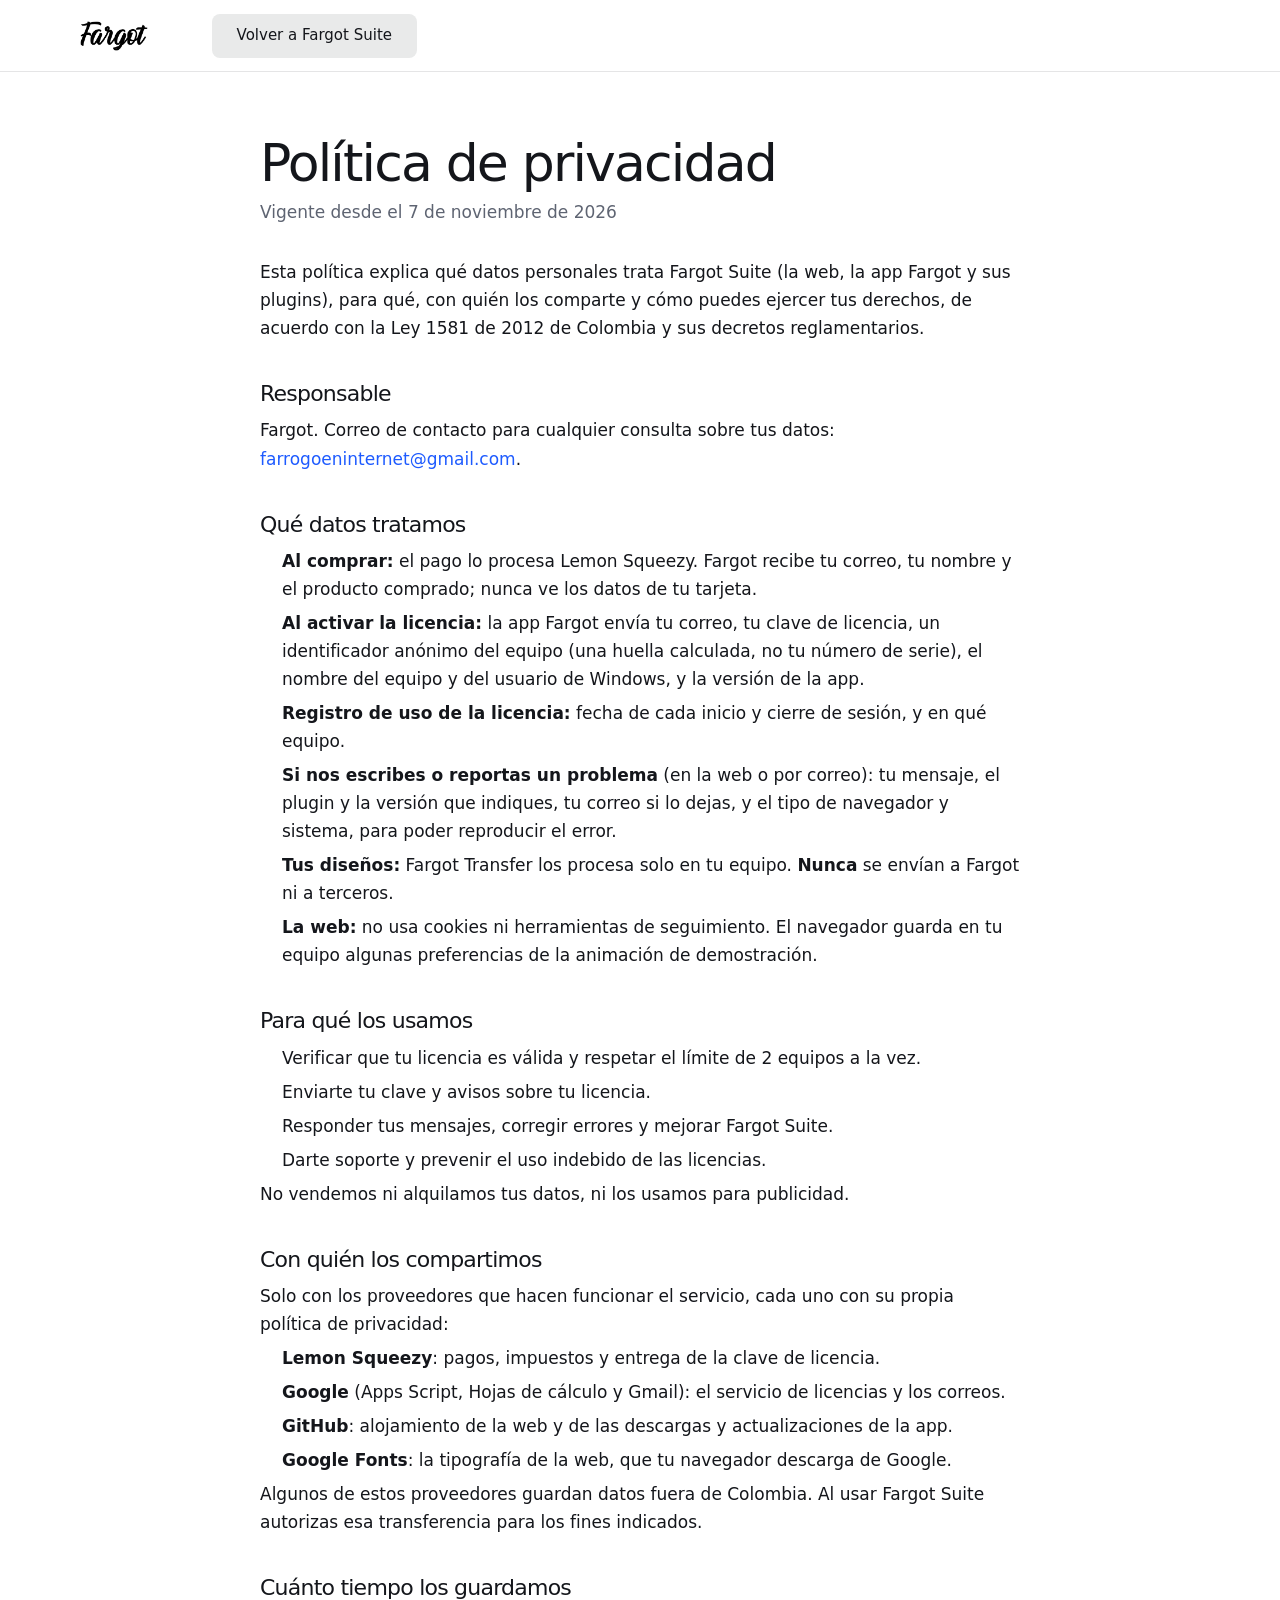
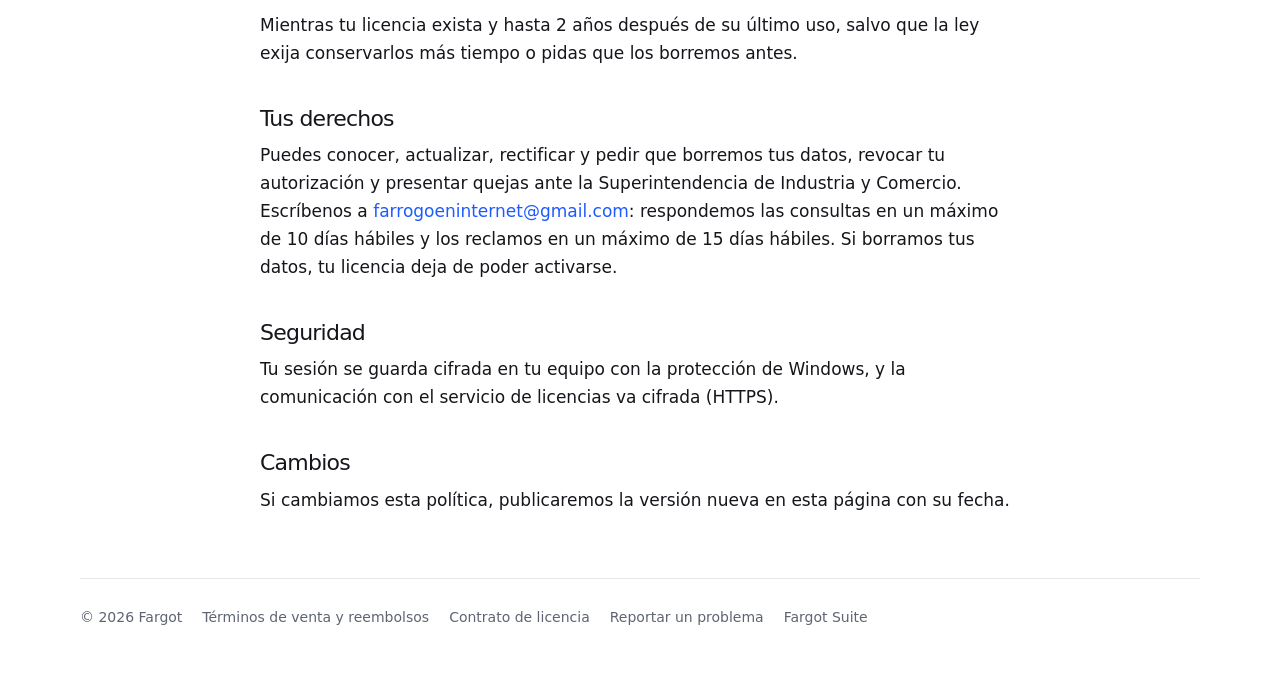
<file: privacidad.html>
<!doctype html>
<html lang="es" data-type="software" data-radius="soft" data-buttons="tonal" data-motion>
<head>
<meta charset="utf-8">
<meta http-equiv="Content-Security-Policy" content="default-src 'self'; script-src 'self' 'unsafe-inline'; style-src 'self' 'unsafe-inline' https://fonts.googleapis.com; font-src 'self' https://fonts.gstatic.com; img-src 'self' data: blob:; media-src 'self' blob:; connect-src 'self' https://script.google.com https://script.googleusercontent.com; frame-src 'self'; worker-src 'self' blob:; object-src 'none'; base-uri 'self'; form-action 'self'">
<meta name="referrer" content="strict-origin-when-cross-origin">
<meta name="viewport" content="width=device-width, initial-scale=1, viewport-fit=cover">
<title>Política de privacidad · Fargot Suite</title>
<meta name="description" content="Qué datos recoge Fargot Suite, para qué los usa, con quién los comparte y cómo ejercer tus derechos.">
<link rel="canonical" href="https://farrogoeninternet-ui.github.io/fargot/privacidad.html">
<link rel="icon" href="img/favicon.png" type="image/png">
<meta name="theme-color" content="#ffffff">
<link rel="preconnect" href="https://fonts.googleapis.com">
<link rel="preconnect" href="https://fonts.gstatic.com" crossorigin>
<link href="https://fonts.googleapis.com/css2?family=Geist:wght@400..700&display=swap" rel="stylesheet">
<link rel="stylesheet" href="assets/system.css">
<link rel="stylesheet" href="legal.css">
<script src="correo.js" defer></script>
</head>
<body>
<header class="nav">
  <div class="wrap nav__bar">
    <a class="skip-link" href="#top">Ir al contenido</a>
    <a class="nav__logo" href="./" aria-label="Fargot Suite, inicio"><img src="img/fargot-logo-2.png" alt="Fargot" width="68" height="30"></a>
    <div class="nav__actions"><a class="btn btn--secondary" href="./">Volver a Fargot Suite</a></div>
  </div>
</header>
<main id="top" class="legal wrap">
  <h1>Política de privacidad</h1>
  <p class="legal__date">Vigente desde el 7 de noviembre de 2026</p>

  <p>Esta política explica qué datos personales trata Fargot Suite (la web, la app Fargot y sus plugins), para qué, con quién los comparte y cómo puedes ejercer tus derechos, de acuerdo con la Ley 1581 de 2012 de Colombia y sus decretos reglamentarios.</p>

  <h2>Responsable</h2>
  <p>Fargot. Correo de contacto para cualquier consulta sobre tus datos: <a href="reportar.html" data-correo><span data-correo-texto>el correo de soporte</span></a>.</p>

  <h2>Qué datos tratamos</h2>
  <ul>
    <li><b>Al comprar:</b> el pago lo procesa Lemon Squeezy. Fargot recibe tu correo, tu nombre y el producto comprado; nunca ve los datos de tu tarjeta.</li>
    <li><b>Al activar la licencia:</b> la app Fargot envía tu correo, tu clave de licencia, un identificador anónimo del equipo (una huella calculada, no tu número de serie), el nombre del equipo y del usuario de Windows, y la versión de la app.</li>
    <li><b>Registro de uso de la licencia:</b> fecha de cada inicio y cierre de sesión, y en qué equipo.</li>
    <li><b>Si nos escribes o reportas un problema</b> (en la web o por correo): tu mensaje, el plugin y la versión que indiques, tu correo si lo dejas, y el tipo de navegador y sistema, para poder reproducir el error.</li>
    <li><b>Tus diseños:</b> Fargot Transfer los procesa solo en tu equipo. <b>Nunca</b> se envían a Fargot ni a terceros.</li>
    <li><b>La web:</b> no usa cookies ni herramientas de seguimiento. El navegador guarda en tu equipo algunas preferencias de la animación de demostración.</li>
  </ul>

  <h2>Para qué los usamos</h2>
  <ul>
    <li>Verificar que tu licencia es válida y respetar el límite de 2 equipos a la vez.</li>
    <li>Enviarte tu clave y avisos sobre tu licencia.</li>
    <li>Responder tus mensajes, corregir errores y mejorar Fargot Suite.</li>
    <li>Darte soporte y prevenir el uso indebido de las licencias.</li>
  </ul>
  <p>No vendemos ni alquilamos tus datos, ni los usamos para publicidad.</p>

  <h2>Con quién los compartimos</h2>
  <p>Solo con los proveedores que hacen funcionar el servicio, cada uno con su propia política de privacidad:</p>
  <ul>
    <li><b>Lemon Squeezy</b>: pagos, impuestos y entrega de la clave de licencia.</li>
    <li><b>Google</b> (Apps Script, Hojas de cálculo y Gmail): el servicio de licencias y los correos.</li>
    <li><b>GitHub</b>: alojamiento de la web y de las descargas y actualizaciones de la app.</li>
    <li><b>Google Fonts</b>: la tipografía de la web, que tu navegador descarga de Google.</li>
  </ul>
  <p>Algunos de estos proveedores guardan datos fuera de Colombia. Al usar Fargot Suite autorizas esa transferencia para los fines indicados.</p>

  <h2>Cuánto tiempo los guardamos</h2>
  <p>Mientras tu licencia exista y hasta 2 años después de su último uso, salvo que la ley exija conservarlos más tiempo o pidas que los borremos antes.</p>

  <h2>Tus derechos</h2>
  <p>Puedes conocer, actualizar, rectificar y pedir que borremos tus datos, revocar tu autorización y presentar quejas ante la Superintendencia de Industria y Comercio. Escríbenos a <a href="reportar.html" data-correo><span data-correo-texto>el correo de soporte</span></a>: respondemos las consultas en un máximo de 10 días hábiles y los reclamos en un máximo de 15 días hábiles. Si borramos tus datos, tu licencia deja de poder activarse.</p>

  <h2>Seguridad</h2>
  <p>Tu sesión se guarda cifrada en tu equipo con la protección de Windows, y la comunicación con el servicio de licencias va cifrada (HTTPS).</p>

  <h2>Cambios</h2>
  <p>Si cambiamos esta política, publicaremos la versión nueva en esta página con su fecha.</p>
</main>
<footer class="legal-foot wrap">
  <span>&copy; 2026 Fargot</span>
  <a href="terminos.html">Términos de venta y reembolsos</a>
  <a href="eula.txt">Contrato de licencia</a>
  <a href="reportar.html">Reportar un problema</a>
  <a href="./">Fargot Suite</a>
</footer>
</body>
</html>
</file>
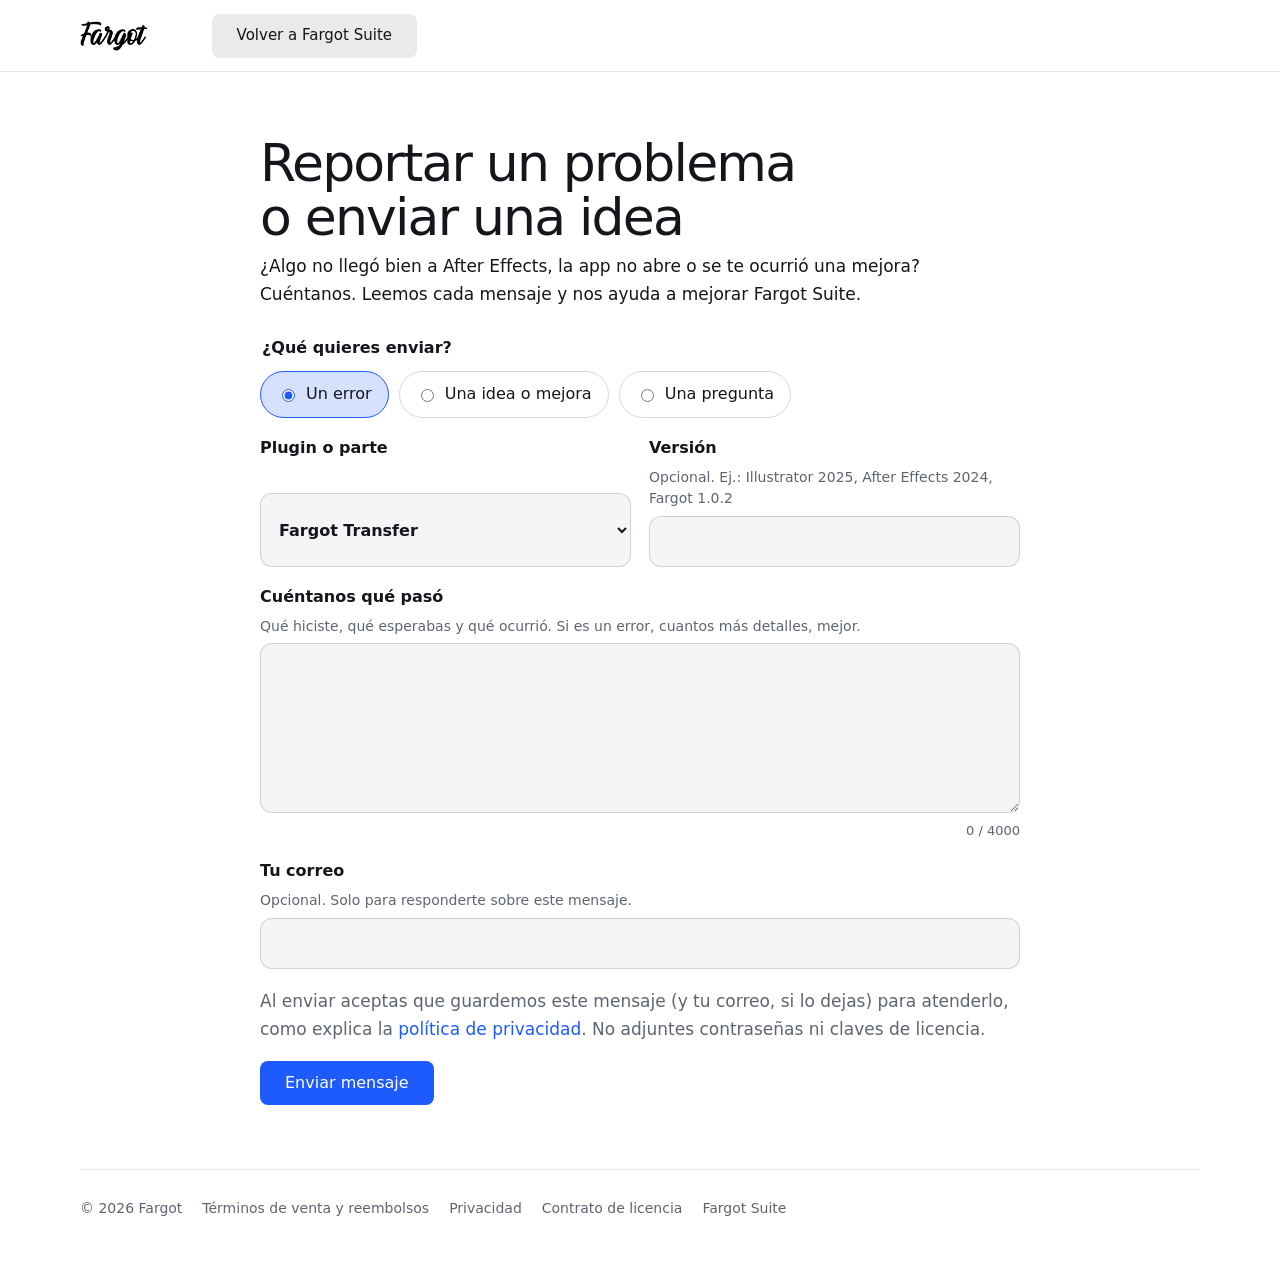
<file: reportar.html>
<!doctype html>
<html lang="es" data-type="software" data-radius="soft" data-buttons="tonal" data-motion>
<head>
<meta charset="utf-8">
<meta http-equiv="Content-Security-Policy" content="default-src 'self'; script-src 'self' 'unsafe-inline'; style-src 'self' 'unsafe-inline' https://fonts.googleapis.com; font-src 'self' https://fonts.gstatic.com; img-src 'self' data: blob:; media-src 'self' blob:; connect-src 'self' https://script.google.com https://script.googleusercontent.com; frame-src 'self'; worker-src 'self' blob:; object-src 'none'; base-uri 'self'; form-action 'self'">
<meta name="referrer" content="strict-origin-when-cross-origin">
<meta name="viewport" content="width=device-width, initial-scale=1, viewport-fit=cover">
<title>Reportar un problema · Fargot Suite</title>
<meta name="description" content="Cuéntanos si algo falla en Fargot Suite o qué te gustaría que mejoremos. Leemos cada mensaje.">
<link rel="canonical" href="https://farrogoeninternet-ui.github.io/fargot/reportar.html">
<link rel="icon" href="img/favicon.png" type="image/png">
<meta name="theme-color" content="#ffffff">
<link rel="preconnect" href="https://fonts.googleapis.com">
<link rel="preconnect" href="https://fonts.gstatic.com" crossorigin>
<link href="https://fonts.googleapis.com/css2?family=Geist:wght@400..700&display=swap" rel="stylesheet">
<link rel="stylesheet" href="assets/system.css">
<link rel="stylesheet" href="legal.css">
<style>
  .fb { display: grid; gap: 18px; margin-top: 28px; }
  .fb__types { display: flex; flex-wrap: wrap; gap: 10px; border: 0; padding: 0; margin: 0; }
  .fb__types legend { font-weight: 600; margin-bottom: 10px; }
  .fb__types label { display: inline-flex; align-items: center; gap: 8px; padding: 10px 16px; border-radius: 999px; border: 1px solid rgb(20 22 27 / .16); cursor: pointer; transition: background .2s, border-color .2s; }
  .fb__types input { accent-color: #1e5bff; }
  .fb__types label:has(input:checked) { background: rgb(30 91 255 / .18); border-color: #1e5bff; }
  .fb__row { display: grid; grid-template-columns: 1fr 1fr; gap: 18px; }
  @media (max-width: 640px) { .fb__row { grid-template-columns: 1fr; } }
  .fb label.f { display: grid; gap: 6px; font-weight: 600; }
  .fb label.f span { font-weight: 400; color: var(--muted); font-size: 14px; }
  .fb input[type=text], .fb input[type=email], .fb select, .fb textarea {
    font: inherit; font-size: 16px; color: #14161B; background: #F4F5F7; border: 1px solid rgb(20 22 27 / .16);
    border-radius: 12px; padding: 12px 14px; width: 100%; box-sizing: border-box; }
  .fb textarea { min-height: 170px; resize: vertical; }
  .fb input:focus, .fb select:focus, .fb textarea:focus { outline: 2px solid #1e5bff; outline-offset: 1px; }
  .fb__hp { position: absolute; left: -9999px; width: 1px; height: 1px; overflow: hidden; }
  .fb__count { font-size: 13px; color: var(--muted); text-align: right; margin-top: -10px; }
  .fb__msg { padding: 14px 16px; border-radius: 12px; display: none; }
  .fb__msg.ok { display: block; background: rgb(34 197 94 / .14); border: 1px solid rgb(34 197 94 / .5); }
  .fb__msg.err { display: block; background: rgb(239 68 68 / .14); border: 1px solid rgb(239 68 68 / .5); }
  .fb button[disabled] { opacity: .6; cursor: progress; }
  .fb__note { font-size: 14px; color: var(--muted); }
</style>
<script src="correo.js" defer></script>
</head>
<body>
<header class="nav">
  <div class="wrap nav__bar">
    <a class="skip-link" href="#top">Ir al contenido</a>
    <a class="nav__logo" href="./" aria-label="Fargot Suite, inicio"><img src="img/fargot-logo-2.png" alt="Fargot" width="68" height="30"></a>
    <div class="nav__actions"><a class="btn btn--secondary" href="./">Volver a Fargot Suite</a></div>
  </div>
</header>
<main id="top" class="legal wrap">
  <h1>Reportar un problema o enviar una idea</h1>
  <p>¿Algo no llegó bien a After Effects, la app no abre o se te ocurrió una mejora? Cuéntanos. Leemos cada mensaje y nos ayuda a mejorar Fargot Suite.</p>

  <form class="fb" id="fb" novalidate>
    <fieldset class="fb__types">
      <legend>¿Qué quieres enviar?</legend>
      <label><input type="radio" name="tipo" value="error" checked> Un error</label>
      <label><input type="radio" name="tipo" value="idea"> Una idea o mejora</label>
      <label><input type="radio" name="tipo" value="pregunta"> Una pregunta</label>
    </fieldset>

    <div class="fb__row">
      <label class="f">Plugin o parte
        <select name="plugin">
          <option value="transfer">Fargot Transfer</option>
          <option value="app">La app Fargot</option>
          <option value="licencia">Licencia o compra</option>
          <option value="web">Esta web</option>
          <option value="otro">Otro</option>
        </select>
      </label>
      <label class="f">Versión <span>Opcional. Ej.: Illustrator 2025, After Effects 2024, Fargot 1.0.2</span>
        <input type="text" name="version" maxlength="40" autocomplete="off">
      </label>
    </div>

    <label class="f">Cuéntanos qué pasó <span>Qué hiciste, qué esperabas y qué ocurrió. Si es un error, cuantos más detalles, mejor.</span>
      <textarea name="mensaje" id="mensaje" maxlength="4000" required></textarea>
    </label>
    <div class="fb__count" id="count">0 / 4000</div>

    <label class="f">Tu correo <span>Opcional. Solo para responderte sobre este mensaje.</span>
      <input type="email" name="email" maxlength="120" autocomplete="email">
    </label>

    <div class="fb__hp" aria-hidden="true"><label>No llenar <input type="text" name="web" tabindex="-1" autocomplete="off"></label></div>

    <p class="fb__note">Al enviar aceptas que guardemos este mensaje (y tu correo, si lo dejas) para atenderlo, como explica la <a href="privacidad.html">política de privacidad</a>. No adjuntes contraseñas ni claves de licencia.</p>
    <div><button class="btn btn--primary" type="submit" id="send">Enviar mensaje</button></div>
    <div class="fb__msg" id="msg" role="status" aria-live="polite"></div>
  </form>
</main>
<footer class="legal-foot wrap">
  <span>&copy; 2026 Fargot</span>
  <a href="terminos.html">Términos de venta y reembolsos</a>
  <a href="privacidad.html">Privacidad</a>
  <a href="eula.txt">Contrato de licencia</a>
  <a href="./">Fargot Suite</a>
</footer>
<script>
(function () {
  var URL_SERVIDOR = "https://script.google.com/macros/s/AKfycbxDjobL88OR5GlP9ssys5A313eoIncufguc0PsKDR0jL2NyhYHplsYHLyVMo-B3Nv5g/exec";
  var f = document.getElementById("fb"), msg = document.getElementById("msg"), btn = document.getElementById("send");
  var ta = document.getElementById("mensaje"), count = document.getElementById("count");
  ta.addEventListener("input", function () { count.textContent = ta.value.length + " / 4000"; });
  function show(ok, text) { msg.className = "fb__msg " + (ok ? "ok" : "err"); msg.textContent = text; }
  f.addEventListener("submit", function (e) {
    e.preventDefault();
    var d = new FormData(f);
    var data = {
      action: "feedback", origen: "web",
      tipo: d.get("tipo"), plugin: d.get("plugin"), version: d.get("version"),
      mensaje: String(d.get("mensaje") || "").trim(), email: String(d.get("email") || "").trim(),
      web: d.get("web"), sistema: navigator.userAgent.substring(0, 160)
    };
    if (data.mensaje.length < 10) { show(false, "Cuéntanos un poco más (mínimo 10 caracteres)."); ta.focus(); return; }
    if (data.email && !/^[^@\s]+@[^@\s]+\.[^@\s]+$/.test(data.email)) { show(false, "El correo no parece válido."); return; }
    btn.disabled = true; btn.textContent = "Enviando…"; msg.className = "fb__msg";
    fetch(URL_SERVIDOR, { method: "POST", headers: { "Content-Type": "text/plain;charset=utf-8" }, body: JSON.stringify(data) })
      .then(function (r) { return r.json(); })
      .then(function (r) {
        if (r && r.ok) { f.reset(); count.textContent = "0 / 4000"; show(true, "¡Gracias! Recibimos tu mensaje." + (data.email ? " Si hace falta, te responderemos a tu correo." : "")); }
        else show(false, (r && r.message) || "No se pudo enviar. Inténtalo de nuevo.");
      })
      .catch(function () { show(false, "No se pudo enviar. Revisa tu conexión o escríbenos a " + (window.correoSoporte || "nuestro correo de soporte") + "."); })
      .then(function () { btn.disabled = false; btn.textContent = "Enviar mensaje"; });
  });
})();
</script>
</body>
</html>
</file>
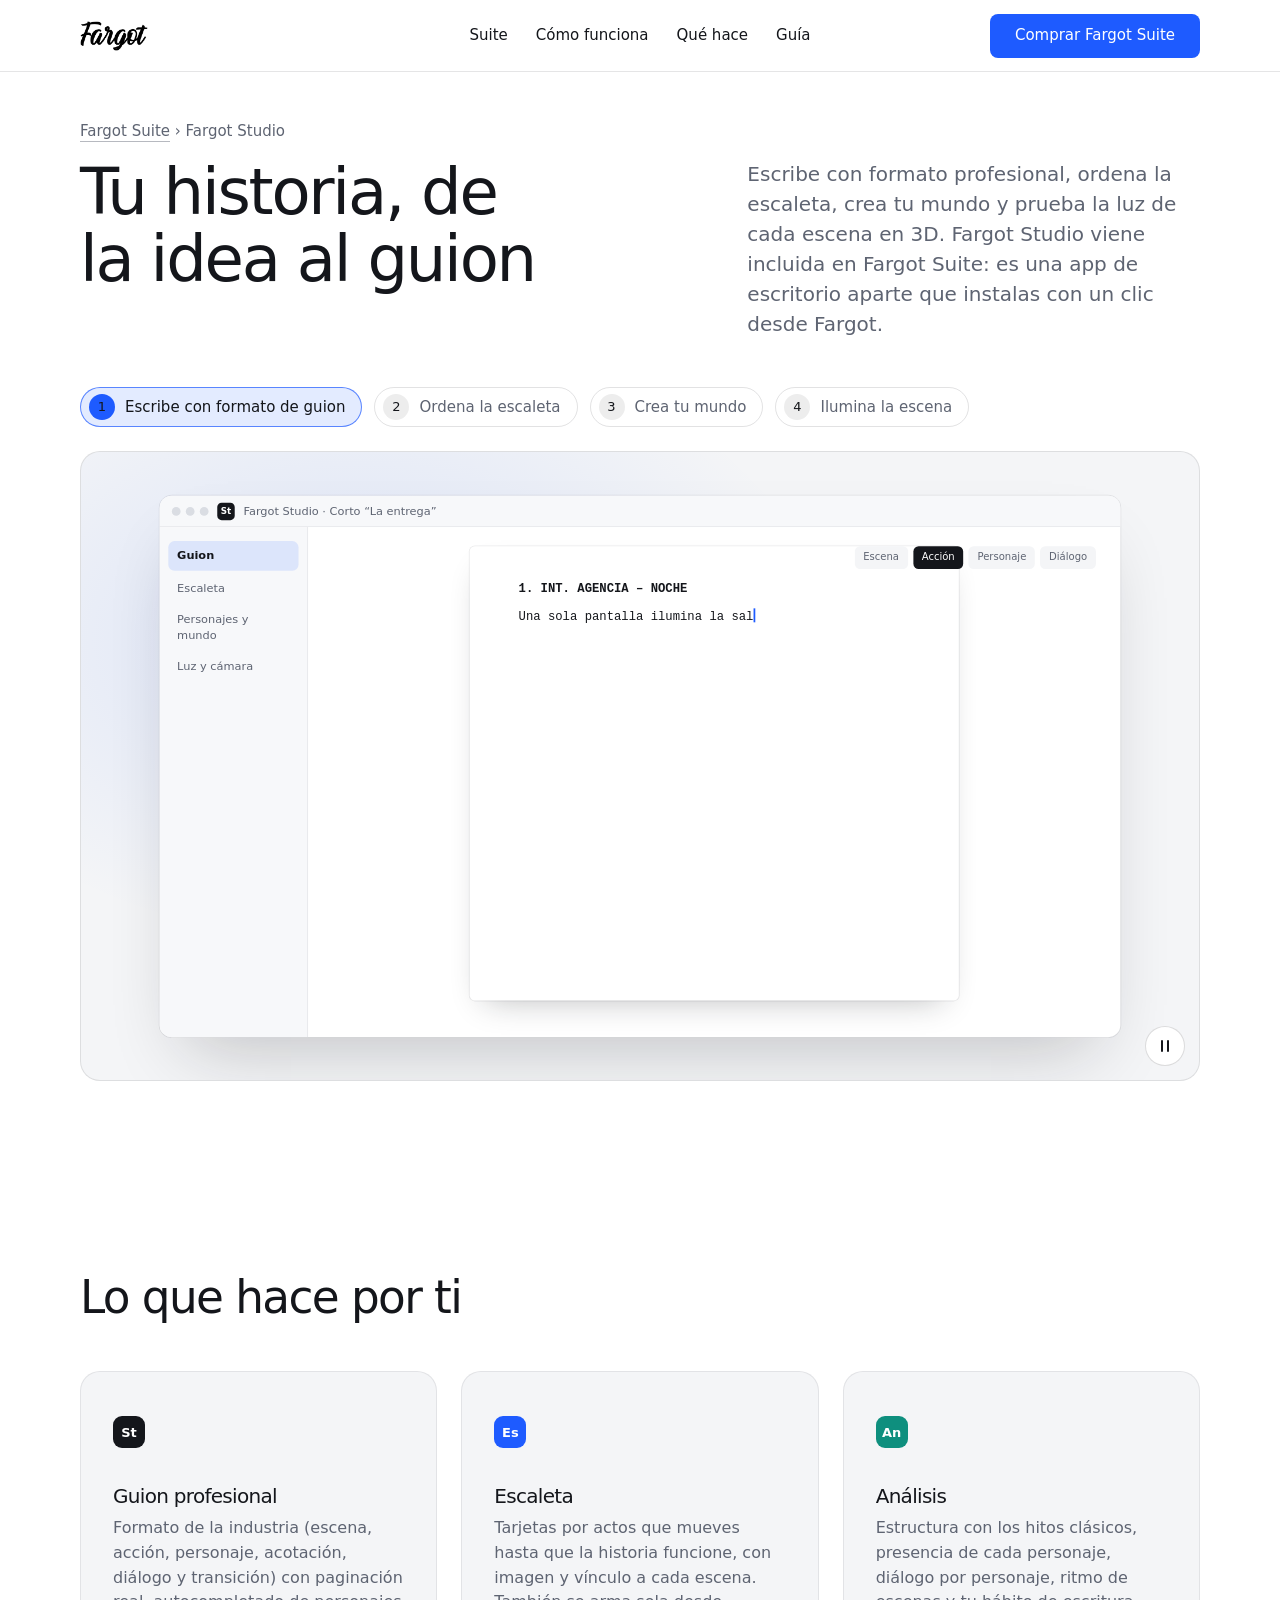
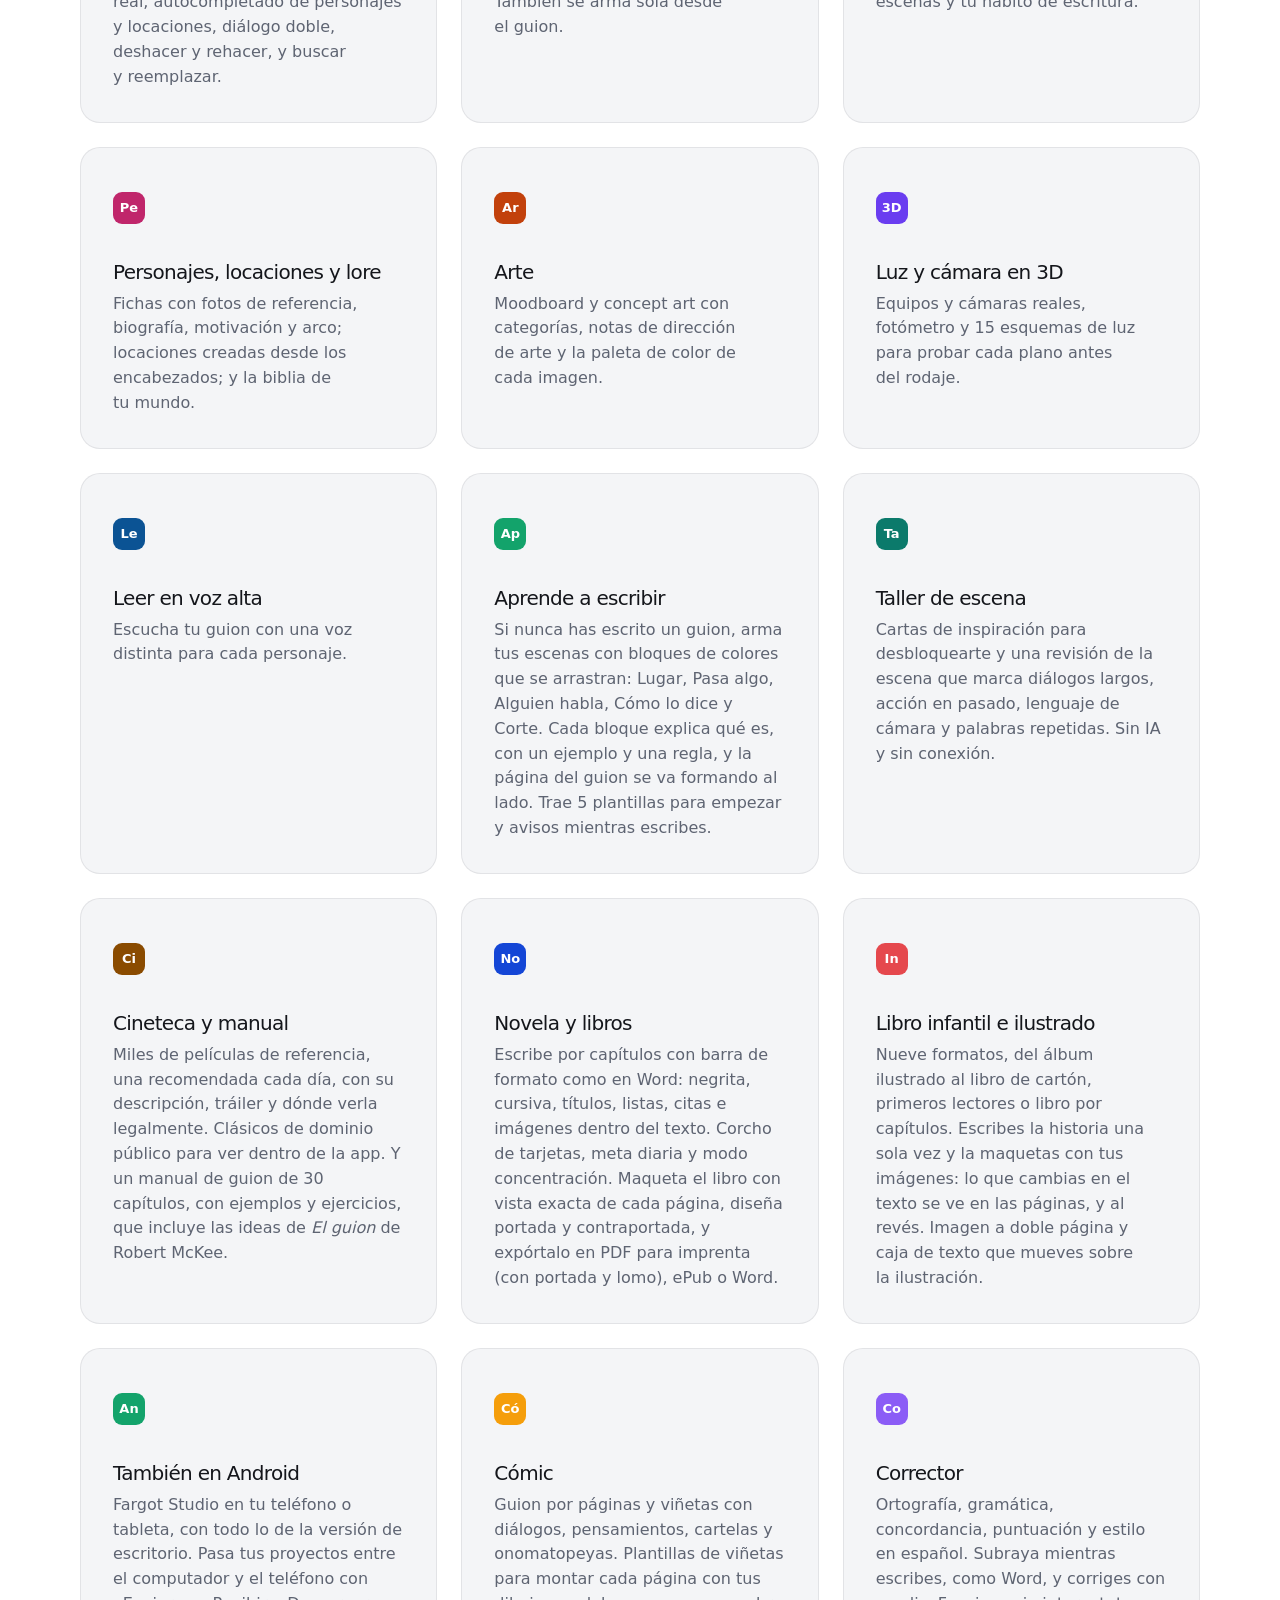
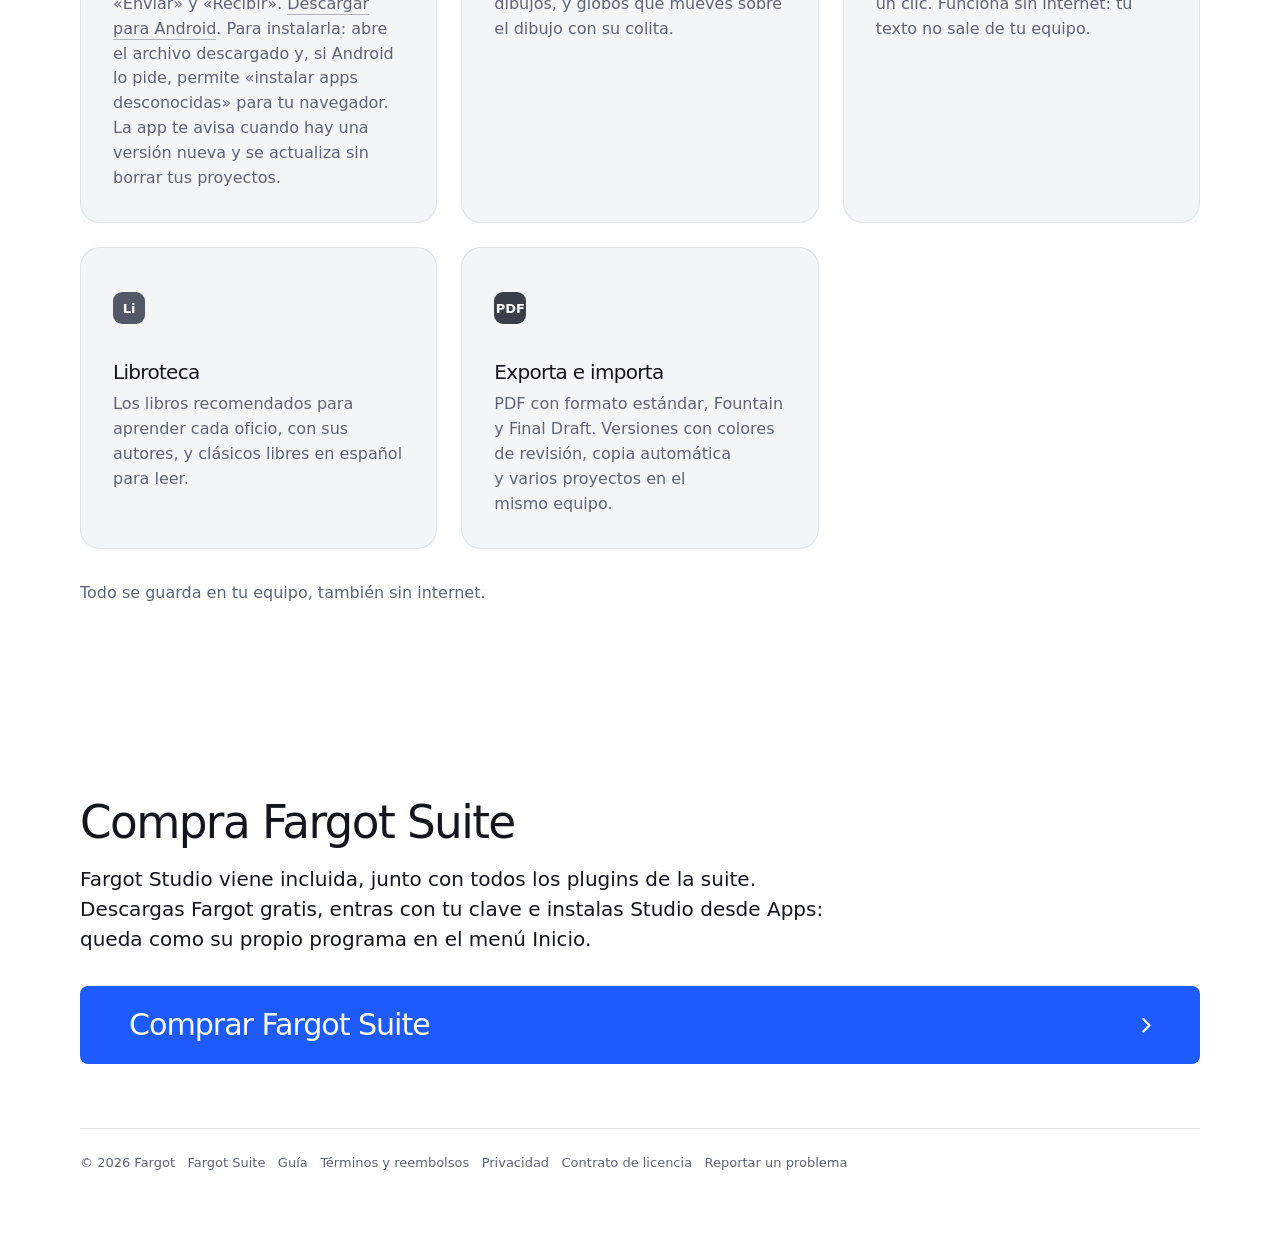
<file: studio.html>
<!doctype html>
<html lang="es" data-type="software" data-radius="soft" data-ground="sky" data-buttons="tonal" data-motion>
<head>
<meta charset="utf-8">
<meta http-equiv="Content-Security-Policy" content="default-src 'self'; script-src 'self' 'unsafe-inline'; style-src 'self' 'unsafe-inline' https://fonts.googleapis.com; font-src 'self' https://fonts.gstatic.com; img-src 'self' data: blob:; media-src 'self' blob:; connect-src 'self' https://script.google.com https://script.googleusercontent.com; frame-src 'self'; worker-src 'self' blob:; object-src 'none'; base-uri 'self'; form-action 'self'">
<meta name="referrer" content="strict-origin-when-cross-origin">
<meta name="viewport" content="width=device-width, initial-scale=1, viewport-fit=cover">
<title>Fargot Studio: escribe tu guion, arma la escaleta y crea tu mundo</title>
<meta name="description" content="Fargot Studio, incluida en Fargot Suite: guion con formato profesional, escaleta, análisis, personajes, locaciones, arte, lore, luz y cámara en 3D, lectura en voz alta y cineteca. Exporta a PDF, Fountain y Final Draft.">
<meta property="og:type" content="website">
<meta property="og:title" content="Fargot Studio: tu guion, tu escaleta y tu mundo">
<meta property="og:description" content="Guion con formato profesional, escaleta, personajes y la biblia de tu mundo, en un solo lugar.">
<meta property="og:url" content="https://farrogoeninternet-ui.github.io/fargot/studio.html">
<meta property="og:image" content="https://farrogoeninternet-ui.github.io/fargot/share.jpg">
<link rel="canonical" href="https://farrogoeninternet-ui.github.io/fargot/studio.html">
<meta name="twitter:card" content="summary_large_image">
<link rel="icon" href="img/favicon.png" type="image/png">
<meta name="theme-color" content="#ffffff">
<link rel="preconnect" href="https://fonts.googleapis.com">
<link rel="preconnect" href="https://fonts.gstatic.com" crossorigin>
<link href="https://fonts.googleapis.com/css2?family=Geist:wght@400..700&family=Geist+Mono:wght@400..500&display=swap" rel="stylesheet">
<link rel="stylesheet" href="assets/system.css">
<link rel="stylesheet" href="assets/motion/motion.css">
<link rel="stylesheet" href="assets/layout/layout.css">
<link rel="stylesheet" href="assets/icons/icon.css">
<link rel="stylesheet" href="fargot.css">
<style>
.demo-wrap { position: relative; margin-top: var(--s-7); }
.viewport { position: relative; width: 100%; aspect-ratio: 16 / 9; border-radius: 20px; overflow: hidden; border: 1px solid rgb(20 22 27 / .1); background: #F4F5F7; }
.stage { position: absolute; left: 0; top: 0; width: 1280px; height: 720px; transform-origin: 0 0; font: 400 13px/1.35 var(--font-text); color: #3A3F4A; }
@media (max-width: 760px) { .viewport { aspect-ratio: 4 / 3; } }
.stage::before { content: ""; position: absolute; inset: 0; background: radial-gradient(60% 70% at 25% 30%, rgb(30 91 255 / .12), transparent 70%); }
.w { position: absolute; left: 90px; top: 50px; width: 1100px; height: 620px; border-radius: 14px; overflow: hidden; background: #fff; box-shadow: 0 0 0 1px rgb(20 22 27 / .08), 0 40px 80px -30px rgb(20 22 27 / .24); }
.w__bar { height: 36px; display: flex; align-items: center; gap: 10px; padding: 0 14px; background: #F7F8FA; border-bottom: 1px solid rgb(20 22 27 / .07); color: #5E6472; font-size: 13px; }
.w__bar .dots { display: flex; gap: 6px; } .w__bar .dots i { width: 10px; height: 10px; border-radius: 50%; background: #DADDE3; }
.st-ic { display: inline-grid; place-items: center; width: 20px; height: 20px; border-radius: 5px; background: #14161B; color: #fff; font: 700 10px var(--font-text); }
.side { position: absolute; left: 0; top: 36px; bottom: 0; width: 170px; background: #F7F8FA; border-right: 1px solid rgb(20 22 27 / .07); padding: 16px 10px; }
.side .nv { padding: 8px 10px; border-radius: 7px; color: #5E6472; font-size: 13px; margin-bottom: 3px; transition: background .3s, color .3s; }
.side .nv.on { background: rgb(30 91 255 / .12); color: #14161B; font-weight: 600; }
.pane { position: absolute; left: 170px; right: 0; top: 36px; bottom: 0; padding: 22px 28px; opacity: 0; transform: translateY(10px); transition: opacity .45s, transform .45s; }
.pane.on { opacity: 1; transform: none; }
.pane h4 { margin: 0 0 14px; font: 600 18px var(--font-text); color: #14161B; }
/* guion */
.hoja { width: 560px; margin: 0 auto; min-height: 520px; background: #fff; box-shadow: 0 0 0 1px rgb(20 22 27 / .08), 0 16px 36px -18px rgb(20 22 27 / .3); border-radius: 6px; padding: 38px 56px; font-family: "Courier New", Courier, monospace; font-size: 14px; line-height: 1.55; color: #14161B; }
.ln { display: block; min-height: 22px; margin-bottom: 10px; white-space: pre-wrap; }
.ln.esc { font-weight: 700; } .ln.per { text-align: center; font-weight: 700; margin: 14px 0 0; } .ln.dia { padding: 0 70px; text-align: center; } .ln.par { text-align: center; color: #5E6472; margin: 0 0 4px; }
.caret { display: inline-block; width: 2px; height: 16px; background: #1E5BFF; vertical-align: -3px; animation: parpadeo 1s steps(1) infinite; }
@keyframes parpadeo { 50% { opacity: 0; } }
.fmt { position: absolute; right: 28px; top: 22px; display: flex; gap: 6px; }
.fmt span { height: 26px; padding: 0 10px; border-radius: 6px; font-size: 11.5px; display: grid; place-items: center; background: #F4F5F7; color: #5E6472; transition: background .2s, color .2s; }
.fmt span.on { background: #14161B; color: #fff; }
/* escaleta */
.cards { position: relative; height: 470px; }
.card-e { position: absolute; width: 270px; height: 150px; border-radius: 12px; background: #fff; box-shadow: 0 0 0 1px rgb(20 22 27 / .08), 0 14px 30px -16px rgb(20 22 27 / .3); padding: 14px 16px; transition: left .7s cubic-bezier(.65,0,.35,1), top .7s cubic-bezier(.65,0,.35,1), opacity .4s, transform .4s; opacity: 0; transform: scale(.9); }
.card-e.in { opacity: 1; transform: none; }
.card-e.drag { transform: rotate(-3deg) scale(1.04); box-shadow: 0 0 0 2px #1E5BFF, 0 24px 40px -14px rgb(20 22 27 / .35); z-index: 5; }
.card-e b { display: flex; gap: 8px; align-items: center; font-size: 13.5px; color: #14161B; } .card-e b i { width: 22px; height: 22px; border-radius: 6px; background: #14161B; color: #fff; font: 700 11px var(--font-text); font-style: normal; display: grid; place-items: center; }
.card-e p { margin: 10px 0 0; font-size: 12px; color: #5E6472; line-height: 1.45; }
.card-e .cl { position: absolute; left: 16px; bottom: 12px; height: 4px; width: 60px; border-radius: 2px; }
/* mundo */
.mundo { display: grid; grid-template-columns: repeat(3, 1fr); gap: 16px; }
.per-c { border-radius: 12px; background: #fff; box-shadow: 0 0 0 1px rgb(20 22 27 / .08); padding: 16px; opacity: 0; transform: translateY(12px); transition: opacity .4s, transform .4s; }
.per-c.in { opacity: 1; transform: none; }
.per-c .av { width: 46px; height: 46px; border-radius: 23px; display: grid; place-items: center; color: #fff; font: 700 17px var(--font-text); margin-bottom: 10px; }
.per-c b { display: block; color: #14161B; font-size: 14px; } .per-c small { color: #5E6472; font-size: 12px; }
.per-c p { font-size: 12px; color: #3A3F4A; margin: 8px 0 0; line-height: 1.45; }
.biblia { grid-column: 1 / -1; border-radius: 12px; background: #F7F8FA; padding: 16px 18px; opacity: 0; transition: opacity .5s; }
.biblia.in { opacity: 1; } .biblia b { color: #14161B; font-size: 13px; } .biblia p { margin: 6px 0 0; font-size: 12.5px; color: #3A3F4A; }
.toast { position: absolute; left: 50%; bottom: 20px; transform: translate(-50%, 20px); opacity: 0; transition: opacity .35s, transform .35s; display: flex; align-items: center; gap: 10px; padding: 10px 14px; border-radius: 10px; background: #14161B; color: #fff; font-size: 12.5px; }
.toast.on { opacity: 1; transform: translate(-50%, 0); }
.demo-pause { position: absolute; right: 14px; bottom: 14px; z-index: 40; width: 40px; height: 40px; border-radius: 50%; border: 1px solid rgb(20 22 27 / .15); background: #fff; color: #14161B; display: grid; place-items: center; cursor: pointer; }
.set3d { position: absolute; inset: 0; overflow: hidden; background: radial-gradient(70% 60% at 50% 70%, #1b2236, #0a0d17 70%); }
.set3d .piso { position: absolute; left: -10%; right: -10%; bottom: -30%; height: 70%; background: repeating-linear-gradient(90deg, rgb(255 255 255 / .05) 0 1px, transparent 1px 60px), repeating-linear-gradient(0deg, rgb(255 255 255 / .05) 0 1px, transparent 1px 40px); transform: perspective(500px) rotateX(60deg); }
.set3d .actor { position: absolute; left: 47%; top: 38%; width: 54px; height: 160px; border-radius: 27px 27px 10px 10px; background: linear-gradient(90deg, #3a3f4a, #8a909c 70%, #c5c9d2); opacity: .25; transition: opacity 1s, filter 1s; }
.set3d.on .actor { opacity: 1; }
.luz { position: absolute; display: flex; flex-direction: column; align-items: center; gap: 6px; opacity: 0; transform: scale(.8); transition: opacity .5s, transform .5s; }
.luz.on { opacity: 1; transform: none; }
.luz i { width: 34px; height: 34px; border-radius: 8px; background: #FFD98A; box-shadow: 0 0 40px 14px rgb(255 217 138 / .35); }
.luz span { font-size: 11px; color: #C5C9D2; background: rgb(255 255 255 / .08); padding: 3px 8px; border-radius: 6px; white-space: nowrap; }
.haz { position: absolute; left: 28%; top: 30%; width: 260px; height: 140px; background: linear-gradient(100deg, rgb(255 217 138 / .22), transparent 80%); clip-path: polygon(0 40%, 100% 0, 100% 100%, 0 60%); opacity: 0; transition: opacity 1s; }
.haz.on { opacity: 1; }
.metro, .cam { position: absolute; bottom: 18px; padding: 10px 14px; border-radius: 10px; background: rgb(255 255 255 / .08); color: #fff; font-size: 12px; display: flex; flex-direction: column; gap: 2px; }
.metro { left: 18px; } .cam { right: 18px; text-align: right; }
.metro b, .cam b { font-size: 11px; color: #8A909C; font-weight: 500; }
.what .ic-st { width: 32px; height: 32px; border-radius: 9px; display: grid; place-items: center; color: #fff; font: 700 13px var(--font-text); }
</style>
<script>document.documentElement.classList.add('m-enter');setTimeout(()=>document.documentElement.classList.add('m-enter-done'),700)</script>
<script src="correo.js" defer></script>
</head>
<body>
<header class="nav nav--centre">
  <div class="wrap nav__bar">
    <a class="skip-link" href="#top">Ir al contenido</a>
    <a class="nav__logo" href="./" aria-label="Fargot Suite, inicio"><img src="img/fargot-logo-2.png" alt="Fargot" width="68" height="30"></a>
    <nav class="nav__links" aria-label="Principal">
      <div class="nav__item"><a class="nav__link" href="./">Suite</a></div>
      <div class="nav__item"><a class="nav__link" href="#como">Cómo funciona</a></div>
      <div class="nav__item"><a class="nav__link" href="#hace">Qué hace</a></div>
      <div class="nav__item"><a class="nav__link" href="ayuda.html">Guía</a></div>
    </nav>
    <div class="nav__actions">
      <a class="btn btn--primary" href="https://farfot.lemonsqueezy.com/checkout/buy/a297658e-514b-4c76-a8c4-a7425564fb5b">Comprar Fargot Suite</a>
    </div>
    <button class="nav__toggle" type="button" aria-expanded="false" aria-label="Menú">
      <svg width="18" height="18" viewBox="0 0 18 18" aria-hidden="true"><path d="M2 5h14M2 13h14" stroke="currentColor" stroke-width="1.6" stroke-linecap="round"/></svg>
    </button>
  </div>
</header>

<main id="top">
  <section class="section" id="como" style="--h:1; min-height:100svh; height:auto" aria-labelledby="como-h" data-enter>
    <div class="wrap">
      <p class="crumb"><a href="./">Fargot Suite</a> › Fargot Studio</p>
      <div class="grid grid--top">
        <h1 id="como-h" class="span-7" style="font-size:clamp(38px,5vw,64px);margin:0">Tu historia, de la idea al guion</h1>
        <p class="span-5 t-lead muted" style="margin:0;align-self:end">Escribe con formato profesional, ordena la escaleta, crea tu mundo y prueba la luz de cada escena en 3D. Fargot Studio viene incluida en Fargot Suite: es una app de escritorio aparte que instalas con un clic desde Fargot.</p>
      </div>
      <div class="demo-wrap">
        <div class="steps-row" aria-hidden="true">
          <span class="step" data-step="1"><b>1</b>Escribe con formato de guion</span>
          <span class="step" data-step="2"><b>2</b>Ordena la escaleta</span>
          <span class="step" data-step="3"><b>3</b>Crea tu mundo</span>
          <span class="step" data-step="4"><b>4</b>Ilumina la escena</span>
        </div>
        <div class="viewport" id="viewport" role="img" aria-label="Animación: en Fargot Studio se escribe una escena con formato de guion, se reordenan las tarjetas de la escaleta, aparecen las fichas de personajes y la biblia del mundo, y se ilumina la escena en 3D.">
          <div class="stage" id="stage">
            <div class="w">
              <div class="w__bar"><span class="dots"><i></i><i></i><i></i></span><span class="st-ic">St</span>Fargot Studio · Corto “La entrega”</div>
              <div class="side"><div class="nv on" data-p="g">Guion</div><div class="nv" data-p="e">Escaleta</div><div class="nv" data-p="m">Personajes y mundo</div><div class="nv" data-p="l">Luz y cámara</div></div>
              <div class="pane on" id="pG">
                <div class="fmt"><span data-f="esc">Escena</span><span data-f="acc">Acción</span><span data-f="per">Personaje</span><span data-f="dia">Diálogo</span></div>
                <div class="hoja" id="hoja"></div>
              </div>
              <div class="pane" id="pE"><h4>Escaleta</h4><div class="cards" id="cards"></div></div>
              <div class="pane" id="pM"><h4>Personajes y mundo</h4>
                <div class="mundo">
                  <div class="per-c"><div class="av" style="background:#1E5BFF">L</div><b>Lucía</b><small>Editora · protagonista</small><p>Nunca entrega tarde. Hoy es la excepción.</p></div>
                  <div class="per-c"><div class="av" style="background:#C0266B">M</div><b>Mateo</b><small>Director creativo</small><p>Pide un cambio más, siempre a las 11:58.</p></div>
                  <div class="per-c"><div class="av" style="background:#0E8F7E">R</div><b>El render</b><small>Antagonista</small><p>Tarda justo lo que no tienes.</p></div>
                  <div class="biblia"><b>Biblia del mundo</b><p>Una agencia pequeña en una ciudad que nunca duerme. Las entregas son a medianoche y cada versión tiene nombre propio.</p></div>
                </div>
              </div>
              <div class="pane" id="pL" style="background:#0a0d17;padding:0">
                <div class="set3d">
                  <div class="piso"></div>
                  <div class="actor"></div>
                  <div class="luz" id="luz1" style="left:22%;top:26%"><i></i><span>Aputure 600d · softbox</span></div>
                  <div class="luz" id="luz2" style="left:70%;top:34%"><i></i><span>Relleno · rebote</span></div>
                  <div class="luz" id="luz3" style="left:52%;top:12%"><i></i><span>Contra · Astera</span></div>
                  <div class="haz" id="haz1"></div>
                  <div class="metro"><b>Fotómetro</b><span id="lux">0 lux · f/2.8 · ISO 800</span></div>
                  <div class="cam"><b>Cámara</b><span>Alexa Mini LF · 50 mm · Plano medio</span></div>
                </div>
              </div>
              <div class="toast" id="toast"><span id="toastTxt">Guardado</span></div>
            </div>
          </div>
          <button class="demo-pause" id="demoPause" type="button" aria-label="Pausar la animación"><svg width="14" height="14" viewBox="0 0 14 14" aria-hidden="true" id="pauseIco"><path d="M4 2v10M10 2v10" stroke="currentColor" stroke-width="2" stroke-linecap="round"/></svg></button>
        </div>
      </div>
    </div>
  </section>

  <section class="section" id="hace" style="--h:1" aria-labelledby="hace-h">
    <div class="wrap">
      <h2 id="hace-h">Lo que hace por ti</h2>
      <div class="what">
        <article><div class="ic-row"><span class="ic-st" style="background:#14161B">St</span></div>
          <h3>Guion profesional</h3><p>Formato de la industria (escena, acción, personaje, acotación, diálogo y transición) con paginación real, autocompletado de personajes y locaciones, diálogo doble, deshacer y rehacer, y buscar y reemplazar.</p></article>
        <article><div class="ic-row"><span class="ic-st" style="background:#1E5BFF">Es</span></div>
          <h3>Escaleta</h3><p>Tarjetas por actos que mueves hasta que la historia funcione, con imagen y vínculo a cada escena. También se arma sola desde el guion.</p></article>
        <article><div class="ic-row"><span class="ic-st" style="background:#0E8F7E">An</span></div>
          <h3>Análisis</h3><p>Estructura con los hitos clásicos, presencia de cada personaje, diálogo por personaje, ritmo de escenas y tu hábito de escritura.</p></article>
        <article><div class="ic-row"><span class="ic-st" style="background:#C0266B">Pe</span></div>
          <h3>Personajes, locaciones y lore</h3><p>Fichas con fotos de referencia, biografía, motivación y arco; locaciones creadas desde los encabezados; y la biblia de tu mundo.</p></article>
        <article><div class="ic-row"><span class="ic-st" style="background:#C2410C">Ar</span></div>
          <h3>Arte</h3><p>Moodboard y concept art con categorías, notas de dirección de arte y la paleta de color de cada imagen.</p></article>
        <article><div class="ic-row"><span class="ic-st" style="background:#6A3DF0">3D</span></div>
          <h3>Luz y cámara en 3D</h3><p>Equipos y cámaras reales, fotómetro y 15 esquemas de luz para probar cada plano antes del rodaje.</p></article>
        <article><div class="ic-row"><span class="ic-st" style="background:#0B5394">Le</span></div>
          <h3>Leer en voz alta</h3><p>Escucha tu guion con una voz distinta para cada personaje.</p></article>
        <article><div class="ic-row"><span class="ic-st" style="background:#13A36B">Ap</span></div>
          <h3>Aprende a escribir</h3><p>Si nunca has escrito un guion, arma tus escenas con bloques de colores que se arrastran: Lugar, Pasa algo, Alguien habla, Cómo lo dice y Corte. Cada bloque explica qué es, con un ejemplo y una regla, y la página del guion se va formando al lado. Trae 5 plantillas para empezar y avisos mientras escribes.</p></article>
        <article><div class="ic-row"><span class="ic-st" style="background:#0B7A6B">Ta</span></div>
          <h3>Taller de escena</h3><p>Cartas de inspiración para desbloquearte y una revisión de la escena que marca diálogos largos, acción en pasado, lenguaje de cámara y palabras repetidas. Sin IA y sin conexión.</p></article>
        <article><div class="ic-row"><span class="ic-st" style="background:#8A4B00">Ci</span></div>
          <h3>Cineteca y manual</h3><p>Miles de películas de referencia, una recomendada cada día, con su descripción, tráiler y dónde verla legalmente. Clásicos de dominio público para ver dentro de la app. Y un manual de guion de 30 capítulos, con ejemplos y ejercicios, que incluye las ideas de <i>El guion</i> de Robert McKee.</p></article>
        <article><div class="ic-row"><span class="ic-st" style="background:#1446D6">No</span></div>
          <h3>Novela y libros</h3><p>Escribe por capítulos con barra de formato como en Word: negrita, cursiva, títulos, listas, citas e imágenes dentro del texto. Corcho de tarjetas, meta diaria y modo concentración. Maqueta el libro con vista exacta de cada página, diseña portada y contraportada, y expórtalo en PDF para imprenta (con portada y lomo), ePub o Word.</p></article>
        <article><div class="ic-row"><span class="ic-st" style="background:#E5484D">In</span></div>
          <h3>Libro infantil e ilustrado</h3><p>Nueve formatos, del álbum ilustrado al libro de cartón, primeros lectores o libro por capítulos. Escribes la historia una sola vez y la maquetas con tus imágenes: lo que cambias en el texto se ve en las páginas, y al revés. Imagen a doble página y caja de texto que mueves sobre la ilustración.</p></article>
        <article><div class="ic-row"><span class="ic-st" style="background:#13A36B">An</span></div>
          <h3>También en Android</h3><p>Fargot Studio en tu teléfono o tableta, con todo lo de la versión de escritorio. Pasa tus proyectos entre el computador y el teléfono con «Enviar» y «Recibir». <a href="https://github.com/farrogoeninternet-ui/fargot/releases/latest/download/Fargot-Studio-Android.apk">Descargar para Android</a>. Para instalarla: abre el archivo descargado y, si Android lo pide, permite «instalar apps desconocidas» para tu navegador. La app te avisa cuando hay una versión nueva y se actualiza sin borrar tus proyectos.</p></article>
        <article><div class="ic-row"><span class="ic-st" style="background:#F59E0B">Có</span></div>
          <h3>Cómic</h3><p>Guion por páginas y viñetas con diálogos, pensamientos, cartelas y onomatopeyas. Plantillas de viñetas para montar cada página con tus dibujos, y globos que mueves sobre el dibujo con su colita.</p></article>
        <article><div class="ic-row"><span class="ic-st" style="background:#8B5CF6">Co</span></div>
          <h3>Corrector</h3><p>Ortografía, gramática, concordancia, puntuación y estilo en español. Subraya mientras escribes, como Word, y corriges con un clic. Funciona sin internet: tu texto no sale de tu equipo.</p></article>
        <article><div class="ic-row"><span class="ic-st" style="background:#535866">Li</span></div>
          <h3>Libroteca</h3><p>Los libros recomendados para aprender cada oficio, con sus autores, y clásicos libres en español para leer.</p></article>
        <article><div class="ic-row"><span class="ic-st" style="background:#3A3F4A">PDF</span></div>
          <h3>Exporta e importa</h3><p>PDF con formato estándar, Fountain y Final Draft. Versiones con colores de revisión, copia automática y varios proyectos en el mismo equipo.</p></article>
      </div>
      <p class="muted" style="margin-top:var(--s-6)">Todo se guarda en tu equipo, también sin internet.</p>
    </div>
  </section>
</main>

<footer class="footer closing" id="contact" aria-labelledby="close-h" style="--h:1">
  <div class="wrap">
    <div class="closing__cta close--type">
      <div class="section-head">
        <h2 id="close-h">Compra Fargot Suite</h2>
        <p>Fargot Studio viene incluida, junto con todos los plugins de la suite. Descargas Fargot gratis, entras con tu clave e instalas Studio desde Apps: queda como su propio programa en el menú Inicio.</p>
      </div>
      <a class="btn btn--primary btn--xl btn--wide" href="https://farfot.lemonsqueezy.com/checkout/buy/a297658e-514b-4c76-a8c4-a7425564fb5b">Comprar Fargot Suite<svg class="m-arrow" viewBox="0 0 12 12" aria-hidden="true"><path class="m-arrow__stem" d="M1 6h8"/><path class="m-arrow__head" d="M6 2l4 4-4 4"/></svg></a>
    </div>
    <div class="closing__links">
      <div class="footer__legal">
        <span>&copy; 2026 Fargot &nbsp; <a href="./">Fargot Suite</a> &nbsp; <a href="ayuda.html">Guía</a> &nbsp; <a href="terminos.html">Términos y reembolsos</a> &nbsp; <a href="privacidad.html">Privacidad</a> &nbsp; <a href="eula.txt">Contrato de licencia</a> &nbsp; <a href="reportar.html">Reportar un problema</a></span>
      </div>
    </div>
  </div>
</footer>

<script type="module" src="assets/system.js"></script>
<script type="module" src="assets/motion/motion.js"></script>
<script>
(function () {
  var stage = document.getElementById("stage"), vp = document.getElementById("viewport");
  function fit() { var s = vp.clientWidth / 1280; var narrow = vp.clientWidth < 700; stage.style.transform = narrow ? "scale(" + (vp.clientWidth / 900) + ") translate(-90px,-30px)" : "scale(" + s + ")"; }
  fit(); addEventListener("resize", fit);
  var $ = function (id) { return document.getElementById(id); };
  var reduced = matchMedia("(prefers-reduced-motion: reduce)").matches;
  var paused = false;
  function sleep(ms) { return new Promise(function (ok) { setTimeout(ok, ms); }); }
  async function wait(ms) { while (paused) await sleep(200); await sleep(ms); }
  function stepOn(n) { document.querySelectorAll(".step").forEach(function (s) { s.classList.toggle("is-on", Number(s.dataset.step) === n); }); }
  function pane(p) {
    ["G", "E", "M", "L"].forEach(function (k) { $("p" + k).classList.toggle("on", k === p); });
    document.querySelectorAll(".side .nv").forEach(function (n) { n.classList.toggle("on", n.dataset.p === p.toLowerCase()); });
  }
  function toast(t) { $("toastTxt").textContent = t; $("toast").classList.add("on"); setTimeout(function () { $("toast").classList.remove("on"); }, 1600); }
  function fmt(f) { document.querySelectorAll(".fmt span").forEach(function (s) { s.classList.toggle("on", s.dataset.f === f); }); }
  var GUION = [
    ["esc", "1. INT. AGENCIA – NOCHE"],
    ["acc", "Una sola pantalla ilumina la sala. El reloj marca las 11:52."],
    ["per", "LUCÍA"],
    ["dia", "Ocho minutos. Exporta, por favor."],
    ["per", "MATEO"],
    ["dia", "¿Y si probamos otra música?"]
  ];
  async function escribir() {
    var hoja = $("hoja"); hoja.innerHTML = "";
    for (var i = 0; i < GUION.length; i++) {
      fmt(GUION[i][0]);
      var ln = document.createElement("span"); ln.className = "ln " + GUION[i][0]; hoja.appendChild(ln);
      var car = document.createElement("span"); car.className = "caret";
      var t = GUION[i][1];
      for (var c = 0; c <= t.length; c++) { ln.textContent = t.slice(0, c); ln.appendChild(car); await wait(reduced ? 0 : 26); }
      ln.removeChild(car); await wait(220);
    }
    fmt(""); toast("Guion guardado");
  }
  var ESCENAS = [["1", "La entrega", "Ocho minutos para exportar.", "#1E5BFF"], ["2", "El cambio", "Mateo pide otra música.", "#C0266B"], ["3", "El render", "La barra no avanza.", "#f5b84a"], ["4", "Medianoche", "Enviado. Justo a tiempo.", "#0E8F7E"]];
  var POS = [[20, 10], [310, 10], [600, 10], [20, 190]];
  async function escaleta() {
    var cards = $("cards"); cards.innerHTML = "";
    var els = ESCENAS.map(function (e, k) {
      var d = document.createElement("div"); d.className = "card-e";
      d.innerHTML = "<b><i>" + e[0] + "</i>" + e[1] + "</b><p>" + e[2] + "</p><span class='cl' style='background:" + e[3] + "'></span>";
      d.style.left = POS[k][0] + "px"; d.style.top = POS[k][1] + "px"; cards.appendChild(d); return d;
    });
    for (var k = 0; k < els.length; k++) { await wait(160); els[k].classList.add("in"); }
    await wait(900);
    // mueve "El render" antes de "El cambio"
    els[2].classList.add("drag"); await wait(300);
    els[2].style.left = POS[1][0] + "px"; els[1].style.left = POS[2][0] + "px";
    await wait(800); els[2].classList.remove("drag");
    els[2].querySelector("i").textContent = "2"; els[1].querySelector("i").textContent = "3";
    toast("Escaleta reordenada: el guion sigue el nuevo orden");
    await wait(1400);
  }
  async function mundo() {
    var ps = document.querySelectorAll(".per-c"); ps.forEach(function (p) { p.classList.remove("in"); }); document.querySelector(".biblia").classList.remove("in");
    for (var k = 0; k < ps.length; k++) { await wait(260); ps[k].classList.add("in"); }
    await wait(400); document.querySelector(".biblia").classList.add("in");
    await wait(2200);
  }
  async function luz() {
    var set = document.querySelector(".set3d"); set.classList.remove("on");
    ["luz1", "luz2", "luz3"].forEach(function (id) { $(id).classList.remove("on"); }); $("haz1").classList.remove("on");
    var lux = [0, 640, 820, 910];
    for (var k = 1; k <= 3; k++) { await wait(650); $("luz" + k).classList.add("on"); if (k === 1) { $("haz1").classList.add("on"); set.classList.add("on"); } $("lux").textContent = lux[k] + " lux · f/" + ["2.8", "2.8", "4", "4"][k] + " · ISO 800"; }
    toast("Esquema guardado en la escena 1");
    await wait(2400);
  }
  async function play() {
    stepOn(1); pane("G"); await escribir(); await wait(1200);
    stepOn(2); pane("E"); await wait(400); await escaleta();
    stepOn(3); pane("M"); await mundo();
    stepOn(4); pane("L"); await luz();
  }
  async function loop() { if (reduced) { stepOn(3); pane("M"); document.querySelectorAll(".per-c,.biblia").forEach(function (p) { p.classList.add("in"); }); return; } while (true) { await play(); await sleep(500); } }
  $("demoPause").addEventListener("click", function () {
    paused = !paused;
    $("pauseIco").innerHTML = paused ? '<path d="M4 2l8 5-8 5z" fill="currentColor"/>' : '<path d="M4 2v10M10 2v10" stroke="currentColor" stroke-width="2" stroke-linecap="round"/>';
    this.setAttribute("aria-label", paused ? "Reanudar la animación" : "Pausar la animación");
  });
  loop();
})();
</script>
</body>
</html>
</file>
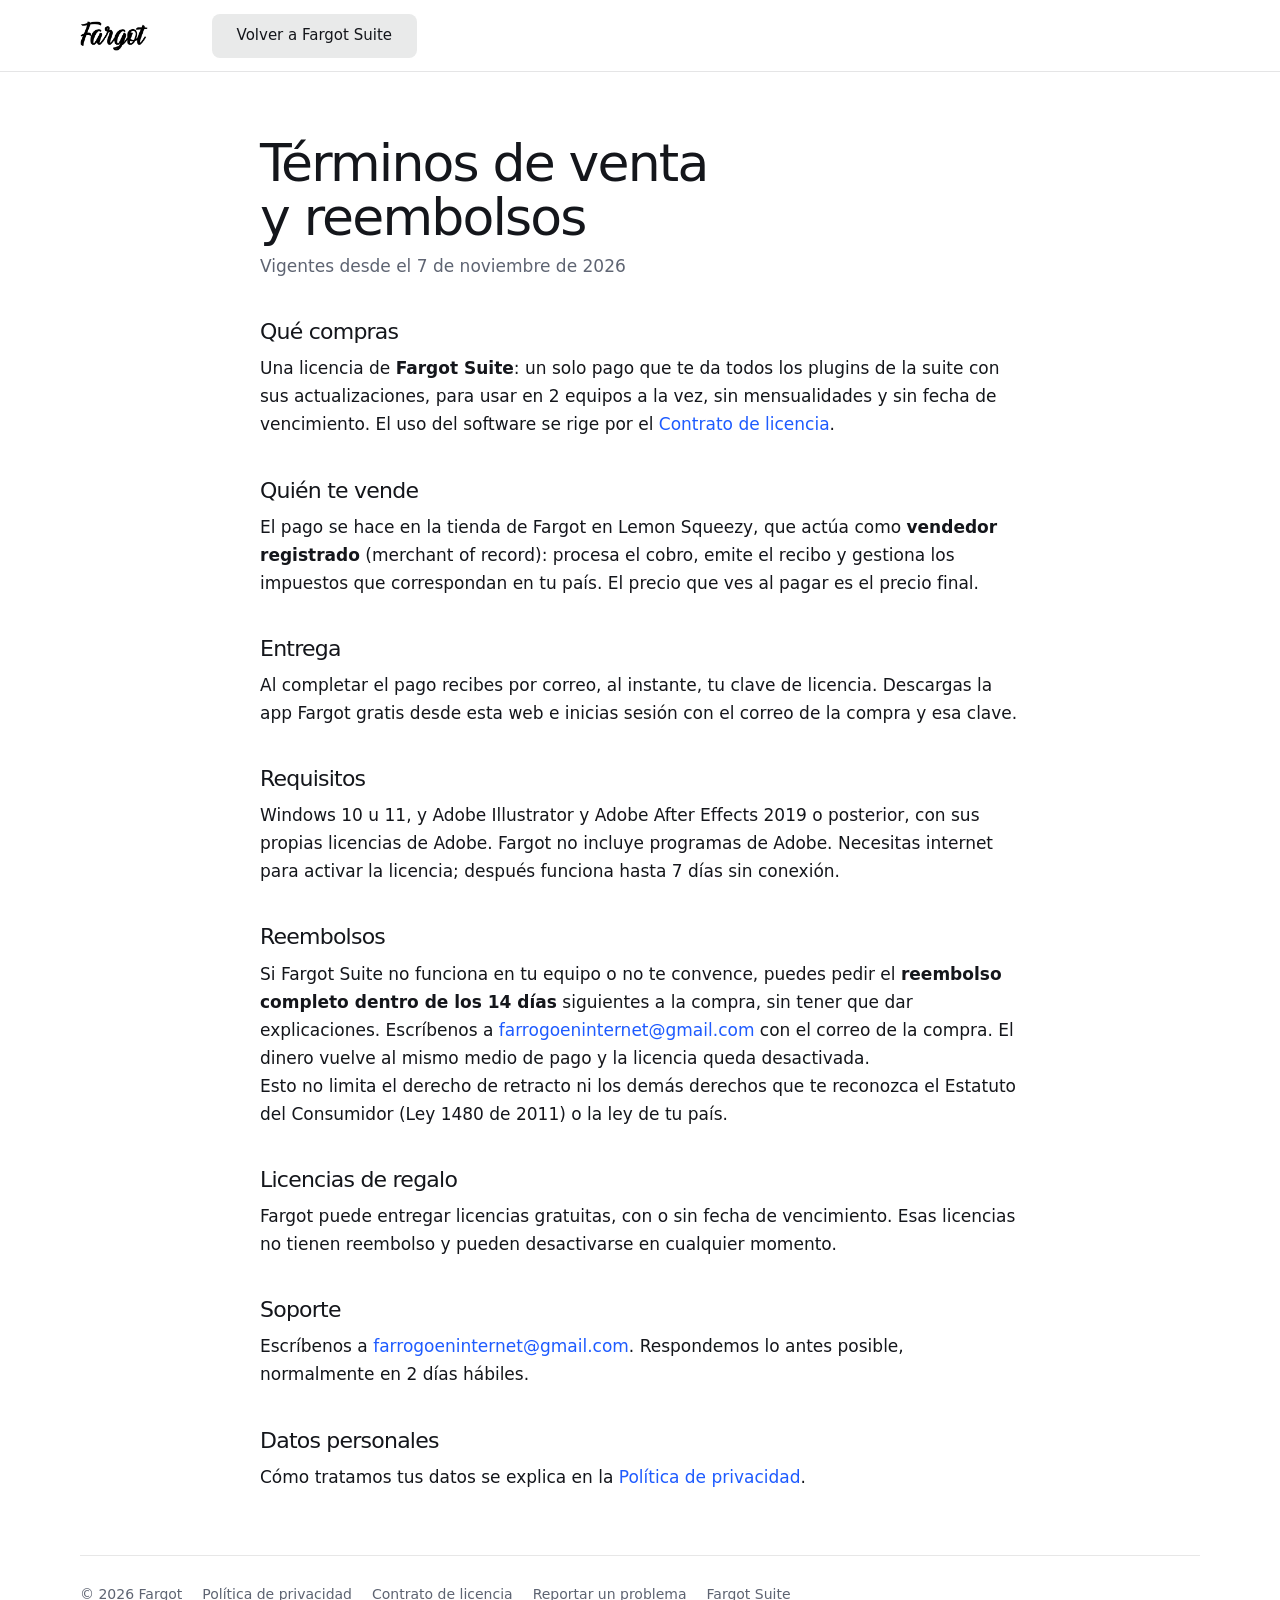
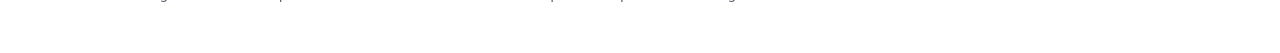
<file: terminos.html>
<!doctype html>
<html lang="es" data-type="software" data-radius="soft" data-buttons="tonal" data-motion>
<head>
<meta charset="utf-8">
<meta http-equiv="Content-Security-Policy" content="default-src 'self'; script-src 'self' 'unsafe-inline'; style-src 'self' 'unsafe-inline' https://fonts.googleapis.com; font-src 'self' https://fonts.gstatic.com; img-src 'self' data: blob:; media-src 'self' blob:; connect-src 'self' https://script.google.com https://script.googleusercontent.com; frame-src 'self'; worker-src 'self' blob:; object-src 'none'; base-uri 'self'; form-action 'self'">
<meta name="referrer" content="strict-origin-when-cross-origin">
<meta name="viewport" content="width=device-width, initial-scale=1, viewport-fit=cover">
<title>Términos de venta y reembolsos · Fargot Suite</title>
<meta name="description" content="Condiciones de compra, entrega de la licencia y reembolsos de Fargot Suite.">
<link rel="canonical" href="https://farrogoeninternet-ui.github.io/fargot/terminos.html">
<link rel="icon" href="img/favicon.png" type="image/png">
<meta name="theme-color" content="#ffffff">
<link rel="preconnect" href="https://fonts.googleapis.com">
<link rel="preconnect" href="https://fonts.gstatic.com" crossorigin>
<link href="https://fonts.googleapis.com/css2?family=Geist:wght@400..700&display=swap" rel="stylesheet">
<link rel="stylesheet" href="assets/system.css">
<link rel="stylesheet" href="legal.css">
<script src="correo.js" defer></script>
</head>
<body>
<header class="nav">
  <div class="wrap nav__bar">
    <a class="skip-link" href="#top">Ir al contenido</a>
    <a class="nav__logo" href="./" aria-label="Fargot Suite, inicio"><img src="img/fargot-logo-2.png" alt="Fargot" width="68" height="30"></a>
    <div class="nav__actions"><a class="btn btn--secondary" href="./">Volver a Fargot Suite</a></div>
  </div>
</header>
<main id="top" class="legal wrap">
  <h1>Términos de venta y reembolsos</h1>
  <p class="legal__date">Vigentes desde el 7 de noviembre de 2026</p>

  <h2>Qué compras</h2>
  <p>Una licencia de <b>Fargot Suite</b>: un solo pago que te da todos los plugins de la suite con sus actualizaciones, para usar en 2 equipos a la vez, sin mensualidades y sin fecha de vencimiento. El uso del software se rige por el <a href="eula.txt">Contrato de licencia</a>.</p>

  <h2>Quién te vende</h2>
  <p>El pago se hace en la tienda de Fargot en Lemon Squeezy, que actúa como <b>vendedor registrado</b> (merchant of record): procesa el cobro, emite el recibo y gestiona los impuestos que correspondan en tu país. El precio que ves al pagar es el precio final.</p>

  <h2>Entrega</h2>
  <p>Al completar el pago recibes por correo, al instante, tu clave de licencia. Descargas la app Fargot gratis desde esta web e inicias sesión con el correo de la compra y esa clave.</p>

  <h2>Requisitos</h2>
  <p>Windows 10 u 11, y Adobe Illustrator y Adobe After Effects 2019 o posterior, con sus propias licencias de Adobe. Fargot no incluye programas de Adobe. Necesitas internet para activar la licencia; después funciona hasta 7 días sin conexión.</p>

  <h2>Reembolsos</h2>
  <p>Si Fargot Suite no funciona en tu equipo o no te convence, puedes pedir el <b>reembolso completo dentro de los 14 días</b> siguientes a la compra, sin tener que dar explicaciones. Escríbenos a <a href="reportar.html" data-correo><span data-correo-texto>el correo de soporte</span></a> con el correo de la compra. El dinero vuelve al mismo medio de pago y la licencia queda desactivada.</p>
  <p>Esto no limita el derecho de retracto ni los demás derechos que te reconozca el Estatuto del Consumidor (Ley 1480 de 2011) o la ley de tu país.</p>

  <h2>Licencias de regalo</h2>
  <p>Fargot puede entregar licencias gratuitas, con o sin fecha de vencimiento. Esas licencias no tienen reembolso y pueden desactivarse en cualquier momento.</p>

  <h2>Soporte</h2>
  <p>Escríbenos a <a href="reportar.html" data-correo><span data-correo-texto>el correo de soporte</span></a>. Respondemos lo antes posible, normalmente en 2 días hábiles.</p>

  <h2>Datos personales</h2>
  <p>Cómo tratamos tus datos se explica en la <a href="privacidad.html">Política de privacidad</a>.</p>
</main>
<footer class="legal-foot wrap">
  <span>&copy; 2026 Fargot</span>
  <a href="privacidad.html">Política de privacidad</a>
  <a href="eula.txt">Contrato de licencia</a>
  <a href="reportar.html">Reportar un problema</a>
  <a href="./">Fargot Suite</a>
</footer>
</body>
</html>
</file>
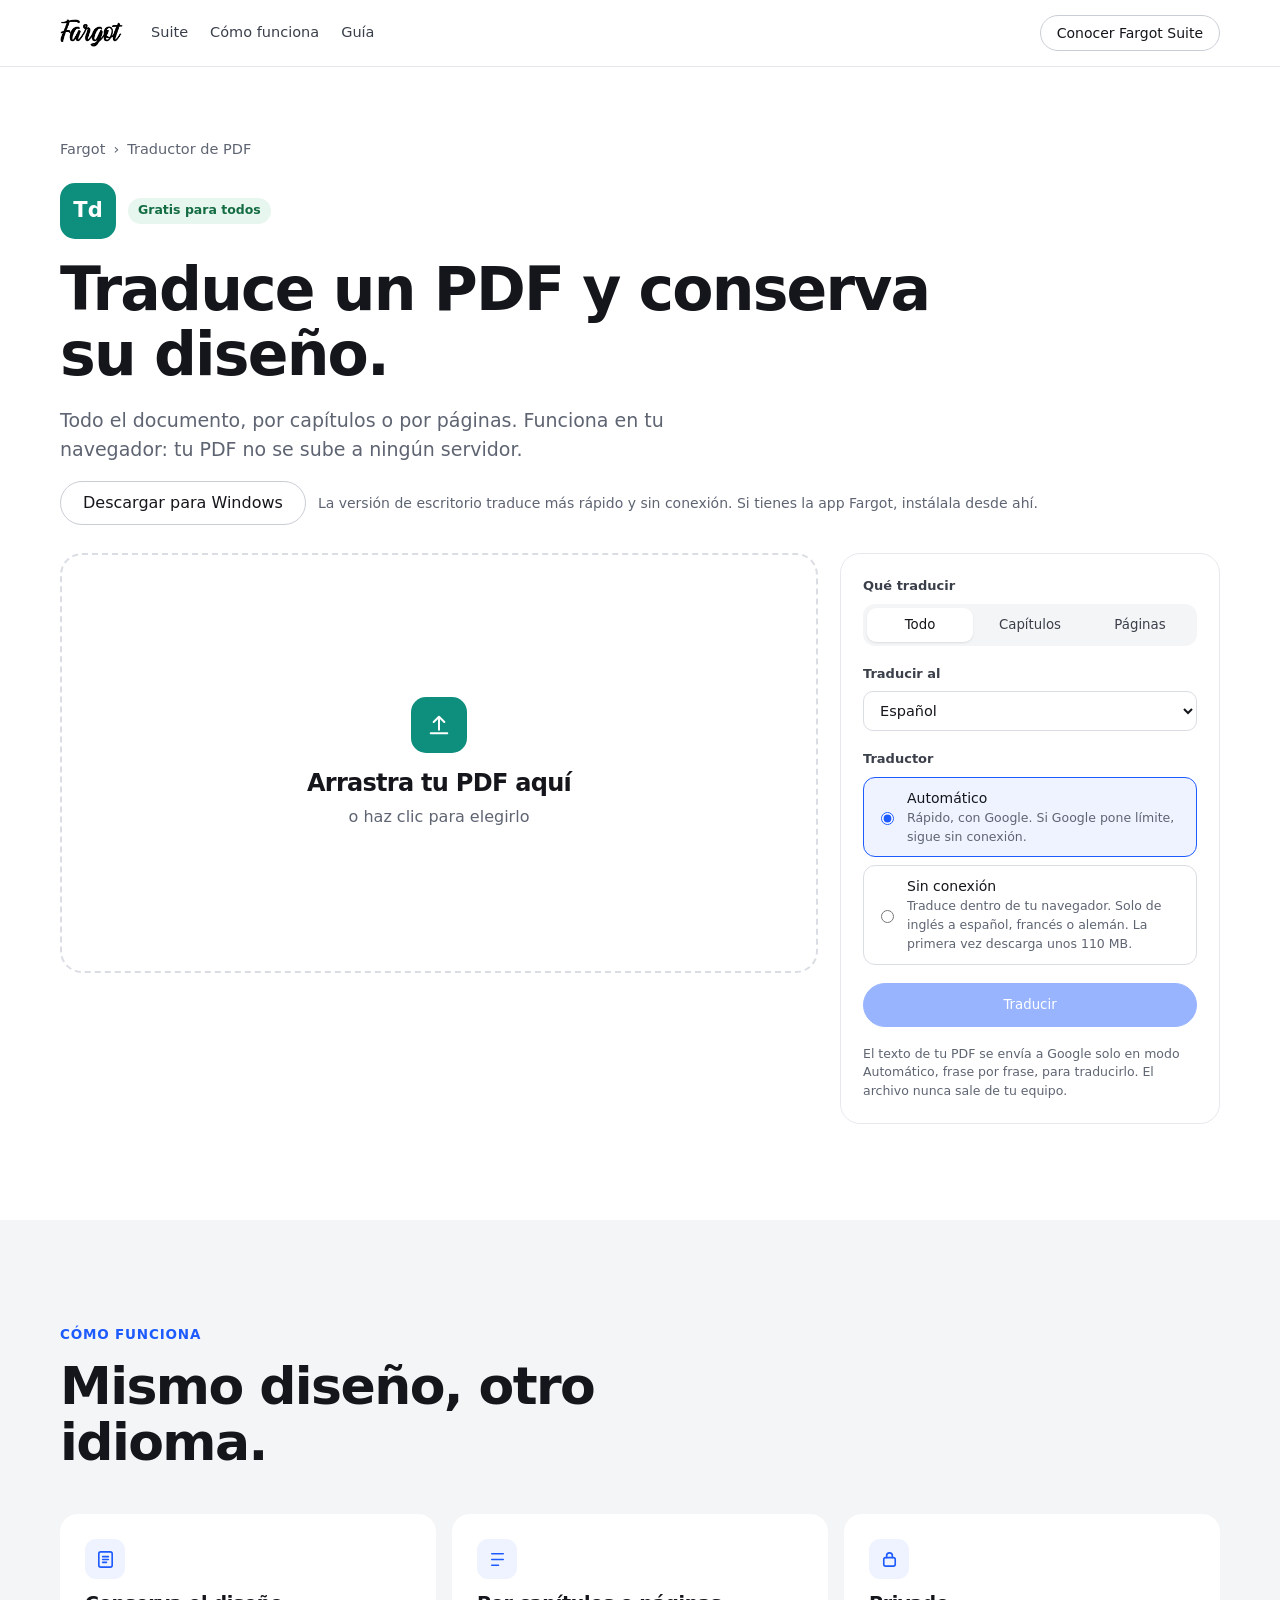
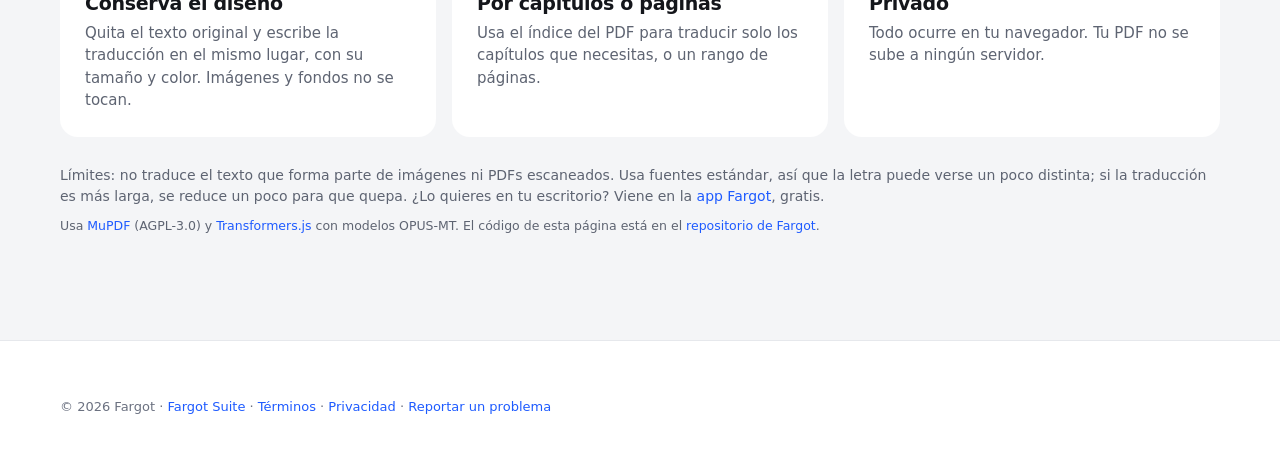
<file: traductor.html>
<!doctype html>
<html lang="es">
<head>
<meta charset="utf-8">
<meta http-equiv="Content-Security-Policy" content="default-src 'self'; script-src 'self' 'unsafe-inline' 'wasm-unsafe-eval' blob: https://cdn.jsdelivr.net; style-src 'self' 'unsafe-inline' https://fonts.googleapis.com; font-src 'self' https://fonts.gstatic.com; img-src 'self' data: blob:; connect-src 'self' data: blob: https://cdn.jsdelivr.net https://translate.googleapis.com https://huggingface.co https://*.huggingface.co https://*.hf.co; worker-src 'self' blob: https://cdn.jsdelivr.net; object-src 'none'; base-uri 'self'; form-action 'self'">
<meta name="referrer" content="strict-origin-when-cross-origin">
<meta name="viewport" content="width=device-width, initial-scale=1, viewport-fit=cover">
<title>Fargot Traductor: traduce un PDF conservando el diseño, gratis</title>
<meta name="description" content="Traduce un PDF completo, por capítulos o por páginas, y conserva el diseño original. Gratis, en tu navegador: tu PDF no se sube a ningún servidor.">
<meta property="og:title" content="Fargot Traductor: traduce un PDF conservando el diseño">
<meta property="og:url" content="https://farrogoeninternet-ui.github.io/fargot/traductor.html">
<meta property="og:image" content="https://farrogoeninternet-ui.github.io/fargot/share.jpg">
<link rel="icon" href="img/favicon.png" type="image/png">
<meta name="theme-color" content="#ffffff">
<link rel="canonical" href="https://farrogoeninternet-ui.github.io/fargot/traductor.html">
<link rel="preconnect" href="https://fonts.googleapis.com">
<link rel="preconnect" href="https://fonts.gstatic.com" crossorigin>
<link rel="preconnect" href="https://cdn.jsdelivr.net" crossorigin>
<link href="https://fonts.googleapis.com/css2?family=Inter:wght@400..700&display=swap" rel="stylesheet">
<style>
/* Fargot · web en blanco (misma estética que la app Fargot 2.0) */
:root {
  --fondo: #F4F5F7; --blanco: #FFFFFF; --suave: #F7F8FA; --linea: #E6E8EC; --linea2: #DADDE3;
  --tinta: #14161B; --texto2: #3A3F4A; --gris: #5E6472; --gris2: #6B7180;
  --acento: #1E5BFF; --acento-suave: #EEF3FF; --acento-oscuro: #1446CC;
  --ok: #146C43; --ok-fondo: #E7F6EF;
  --pr: #33338F; --pr-f: #E9E9FF; --ae: #4B2BB8; --ae-f: #EFEAFF; --ai: #8A4B00; --ai-f: #FFF1E0; --ps: #0B5394; --ps-f: #E3F2FF;
  --ancho: 1160px;
  font-family: "Inter", "Segoe UI Variable Text", "Segoe UI", -apple-system, system-ui, sans-serif;
  color: var(--tinta); font-size: 16px; line-height: 1.5;
  -webkit-font-smoothing: antialiased;
}
* { box-sizing: border-box; }
[hidden] { display: none !important; }
html { scroll-behavior: smooth; scroll-padding-top: 80px; }
body { margin: 0; background: #fff; }
img { max-width: 100%; }
a { color: var(--acento); text-decoration: none; }
a:hover { text-decoration: underline; }
svg { fill: none; stroke: currentColor; stroke-width: 1.7; stroke-linecap: round; stroke-linejoin: round; }
h1, h2, h3 { letter-spacing: -.03em; line-height: 1.08; margin: 0; }
p { margin: 0; }
.envoltura { width: min(var(--ancho), 100% - 40px); margin-inline: auto; }
.saltar { position: absolute; left: -999px; } .saltar:focus { left: 12px; top: 12px; z-index: 99; background: #fff; padding: 8px 12px; border-radius: 8px; }
:focus-visible { outline: 2px solid var(--acento); outline-offset: 3px; }

/* ---------- barra */
.barra { position: sticky; top: 0; z-index: 40; background: rgb(255 255 255 / .86); backdrop-filter: saturate(1.6) blur(14px); border-bottom: 1px solid var(--linea); }
.barra .envoltura { height: 66px; display: flex; align-items: center; gap: 28px; }
.barra-logo img { height: 28px; width: auto; display: block; }
.barra nav { display: flex; gap: 22px; flex: 1; }
.barra nav a { color: var(--texto2); font-size: 14.5px; font-weight: 500; }
.barra nav a:hover { color: var(--tinta); text-decoration: none; }
.barra .acciones { display: flex; gap: 10px; }
.menu-movil { display: none; }
@media (max-width: 860px) {
  .barra nav { display: none; } .barra .acciones .btn:not(.pri) { display: none; }
  .barra .envoltura { justify-content: space-between; }
}

/* ---------- botones y etiquetas */
.btn { display: inline-flex; align-items: center; justify-content: center; gap: 8px; height: 44px; padding: 0 22px; border-radius: 22px; border: 1px solid #C9CDD5; background: #fff; color: var(--tinta); font: 600 15px/1 inherit; font-family: inherit; white-space: nowrap; cursor: pointer; transition: background .15s, border-color .15s, transform .15s; }
.btn:hover { background: var(--suave); text-decoration: none; }
.btn:active { transform: scale(.98); }
.btn.pri { background: var(--acento); border-color: var(--acento); color: #fff; }
.btn.pri:hover { background: var(--acento-oscuro); }
.btn:disabled { opacity: .45; cursor: default; }
.btn:disabled:hover { background: inherit; }
.btn.pri:disabled:hover { background: var(--acento); }
.btn.oscuro { background: var(--tinta); border-color: var(--tinta); color: #fff; }
.btn.chico { height: 36px; padding: 0 16px; font-size: 14px; }
.btn svg { width: 18px; height: 18px; }
.etq { display: inline-flex; align-items: center; gap: 6px; height: 26px; padding: 0 10px; border-radius: 13px; font-size: 12.5px; font-weight: 600; background: var(--acento-suave); color: var(--acento-oscuro); }
.etq.ok { background: var(--ok-fondo); color: var(--ok); }
.etq.gris { background: #F1F2F4; color: var(--gris); }
.sello { display: inline-grid; place-items: center; padding: 2px 6px; border-radius: 5px; font-size: 12px; font-weight: 700; }
.s-pr { color: var(--pr); background: var(--pr-f); } .s-ae { color: var(--ae); background: var(--ae-f); } .s-ai { color: var(--ai); background: var(--ai-f); } .s-ps { color: var(--ps); background: var(--ps-f); }
.ic { width: 40px; height: 40px; border-radius: 11px; color: #fff; display: grid; place-items: center; font-size: 15px; font-weight: 700; flex: none; }
.ic.g { width: 56px; height: 56px; border-radius: 15px; font-size: 21px; }
.c-st { background: #14161B; } .c-td { background: #0E8F7E; } .c-tr { background: #1E5BFF; } .c-at { background: #6A3DF0; } .c-mm { background: #C0266B; }
.muted { color: var(--gris); }

/* ---------- secciones */
.seccion { padding: 104px 0; }
.seccion.gris { background: var(--fondo); }
.seccion-cab { max-width: 720px; margin-bottom: 44px; }
.seccion-cab h2 { font-size: clamp(32px, 4.4vw, 52px); }
.seccion-cab p { margin-top: 14px; font-size: 18px; color: var(--gris); }
.pre { font-size: 13.5px; font-weight: 700; letter-spacing: .06em; text-transform: uppercase; color: var(--acento); margin-bottom: 14px; display: block; }

/* ---------- portada */
.portada { padding: 72px 0 0; text-align: center; overflow: hidden; background: linear-gradient(#fff 0%, #fff 55%, var(--fondo) 55%); }
.portada h1 { font-size: clamp(42px, 7vw, 84px); max-width: 980px; margin: 18px auto 0; }
.portada h1 em { font-style: normal; color: var(--acento); }
.portada .bajada { max-width: 680px; margin: 22px auto 0; font-size: 19px; color: var(--gris); }
.portada .botones { display: flex; gap: 12px; justify-content: center; flex-wrap: wrap; margin-top: 32px; }
.portada .nota { margin-top: 14px; font-size: 13.5px; color: var(--gris2); }
.escenario { margin: 56px auto 0; width: min(1080px, 100% - 32px); }

/* ---------- réplica de la app 2.0 (animada) */
.app { border-radius: 16px; overflow: hidden; background: var(--fondo); border: 1px solid var(--linea2); box-shadow: 0 40px 90px -40px rgb(20 22 27 / .35), 0 2px 6px rgb(20 22 27 / .05); text-align: left; font-size: 13px; line-height: 1.4; }
.app-titulo { height: 30px; background: #fff; display: flex; align-items: center; gap: 6px; padding: 0 12px; font-size: 11.5px; color: var(--gris); border-bottom: 1px solid var(--linea); }
.app-titulo i { width: 9px; height: 9px; border-radius: 5px; background: #E1E4E9; display: block; }
.app-barra { height: 52px; background: #fff; border-bottom: 1px solid var(--linea); display: flex; align-items: center; gap: 12px; padding: 0 16px; }
.app-barra img { height: 20px; width: auto; }
.app-buscar { flex: 1; max-width: 420px; margin: 0 auto; height: 32px; border-radius: 16px; background: var(--suave); border: 1px solid var(--linea); color: var(--gris2); display: flex; align-items: center; padding: 0 14px; font-size: 12.5px; }
.app-av { width: 28px; height: 28px; border-radius: 14px; background: var(--acento); color: #fff; display: grid; place-items: center; font-weight: 600; font-size: 12px; }
.app-cuerpo { display: grid; grid-template-columns: 72px minmax(0, 1fr); height: 470px; }
.app-lat { background: #fff; border-right: 1px solid var(--linea); padding: 10px 0; display: flex; flex-direction: column; align-items: center; gap: 4px; }
.app-lat span { width: 58px; padding: 8px 0 6px; border-radius: 10px; display: flex; flex-direction: column; align-items: center; gap: 3px; font-size: 10.5px; color: #4A505C; transition: background .3s, color .3s; }
.app-lat span svg { width: 19px; height: 19px; }
.app-lat span.on { background: var(--acento-suave); color: var(--acento); font-weight: 600; }
.app-lat .crece { flex: 1; }
.app-vistas { position: relative; overflow: hidden; }
.app-vista { position: absolute; inset: 0; padding: 22px 24px; opacity: 0; transform: translateY(10px); transition: opacity .5s, transform .5s; pointer-events: none; }
.app-vista.on { opacity: 1; transform: none; }
.app-vista h4 { margin: 0; font-size: 20px; letter-spacing: -.02em; }
.app-vista .sub { color: var(--gris); margin: 4px 0 16px; font-size: 12.5px; }
.t { background: #fff; border: 1px solid var(--linea); border-radius: 12px; }
.r3 { display: grid; grid-template-columns: repeat(3, minmax(0, 1fr)); gap: 10px; }
.acc { padding: 14px; display: flex; flex-direction: column; gap: 8px; }
.acc .cab { display: flex; align-items: center; gap: 8px; font-weight: 600; }
.acc .ic { width: 26px; height: 26px; border-radius: 7px; font-size: 11px; }
.acc p { color: var(--gris); font-size: 12px; }
.mb { align-self: flex-start; height: 28px; padding: 0 12px; border-radius: 14px; border: 1px solid #C9CDD5; background: #fff; font-size: 11.5px; font-weight: 600; display: inline-flex; align-items: center; }
.mb.pri { background: var(--acento); border-color: var(--acento); color: #fff; }
.fila { display: grid; grid-template-columns: 34px minmax(0, 1fr) auto auto; gap: 12px; align-items: center; padding: 11px 14px; border-top: 1px solid var(--linea); font-size: 12.5px; }
.fila:first-child { border-top: 0; }
.fila .ic { width: 30px; height: 30px; border-radius: 8px; font-size: 12px; }
.fila small { display: block; color: var(--gris); font-size: 11.5px; }
.estado-ok { color: var(--ok); font-weight: 600; font-size: 11.5px; }
.pest { display: flex; gap: 6px; margin-bottom: 12px; }
.pest b { height: 28px; padding: 0 12px; border-radius: 14px; display: inline-flex; align-items: center; gap: 6px; font-size: 11.5px; font-weight: 600; background: #fff; border: 1px solid var(--linea); color: var(--texto2); }
.pest b.on { background: var(--tinta); color: #fff; border-color: var(--tinta); }
.atlas-g { display: grid; grid-template-columns: 200px minmax(0, 1fr); gap: 10px; }
.envio { padding: 10px 12px; border-radius: 10px; font-size: 12px; display: flex; flex-direction: column; gap: 2px; }
.envio.on { background: #fff; border: 1px solid var(--linea); box-shadow: 0 1px 2px rgb(20 22 27 / .06); }
.envio b { font-weight: 600; display: flex; gap: 6px; align-items: center; }
.tag { font-size: 9.5px; font-weight: 700; padding: 1px 6px; border-radius: 4px; background: var(--ok-fondo); color: var(--ok); }
.pieza { display: grid; grid-template-columns: 18px minmax(0, 1fr) auto; gap: 10px; align-items: center; padding: 9px 12px; border-top: 1px solid var(--linea); font-size: 12px; }
.pieza .cb { width: 14px; height: 14px; border-radius: 4px; background: var(--acento); position: relative; }
.pieza .cb::after { content: ""; position: absolute; left: 4px; top: 1.5px; width: 4px; height: 7px; border: solid #fff; border-width: 0 2px 2px 0; transform: rotate(45deg); }
.pieza .v { color: var(--acento-oscuro); font-weight: 700; }
.progreso { height: 4px; border-radius: 2px; background: #EEF0F3; overflow: hidden; margin-top: 10px; }
.progreso i { display: block; height: 4px; width: 0; background: var(--acento); border-radius: 2px; }
.app-vista.on .progreso i { animation: llenar 2.6s .4s cubic-bezier(.65, 0, .35, 1) forwards; }
@keyframes llenar { to { width: 100%; } }
.aviso-app { position: absolute; right: 18px; bottom: 18px; background: var(--tinta); color: #fff; border-radius: 12px; padding: 10px 14px; font-size: 12px; box-shadow: 0 12px 30px rgb(20 22 27 / .3); opacity: 0; transform: translateY(8px); transition: opacity .4s, transform .4s; }
.app-vista.on .aviso-app { animation: aviso 3.4s 2.8s forwards; }
@keyframes aviso { 0% { opacity: 0; transform: translateY(8px); } 10%, 90% { opacity: 1; transform: none; } 100% { opacity: 0; } }
.app-puntos { display: flex; gap: 8px; justify-content: center; margin-top: 18px; }
.app-puntos button { width: 8px; height: 8px; border-radius: 4px; border: 0; padding: 0; background: #C9CDD5; cursor: pointer; transition: width .3s, background .3s; }
.app-puntos button.on { width: 26px; background: var(--acento); }
@media (max-width: 760px) {
  .app-cuerpo { height: 430px; grid-template-columns: minmax(0, 1fr); } .app-lat { display: none; }
  .r3 { grid-template-columns: 1fr; } .r3 > :nth-child(n+2) { display: none; }
  .atlas-g { grid-template-columns: 1fr; } .atlas-g > :first-child { display: none; }
  .app-buscar { display: none; }
}

/* ---------- tarjetas de apps */
.apps-g { display: grid; grid-template-columns: repeat(2, minmax(0, 1fr)); gap: 18px; }
.app-tarjeta { background: #fff; border: 1px solid var(--linea); border-radius: 20px; padding: 28px; display: flex; flex-direction: column; gap: 14px; transition: border-color .2s, box-shadow .2s, transform .2s; }
.app-tarjeta:hover { border-color: var(--linea2); box-shadow: 0 18px 40px -24px rgb(20 22 27 / .25); transform: translateY(-2px); }
.app-tarjeta .cab { display: flex; align-items: center; gap: 14px; }
.app-tarjeta h3 { font-size: 22px; letter-spacing: -.02em; }
.app-tarjeta p { color: var(--gris); }
.app-tarjeta .progs { display: flex; gap: 6px; flex-wrap: wrap; }
.app-tarjeta .pie { margin-top: auto; display: flex; gap: 10px; align-items: center; flex-wrap: wrap; padding-top: 6px; }
@media (max-width: 760px) { .apps-g { grid-template-columns: 1fr; } }

/* ---------- bloques */
.dos { display: grid; grid-template-columns: minmax(0, 1fr) minmax(0, 1fr); gap: 56px; align-items: center; }
@media (max-width: 900px) { .dos { grid-template-columns: 1fr; gap: 36px; } }
.lista-pasos { display: flex; flex-direction: column; gap: 0; margin-top: 8px; }
.lista-pasos div { padding: 18px 0; border-top: 1px solid var(--linea); display: grid; grid-template-columns: 36px minmax(0, 1fr); gap: 14px; }
.lista-pasos div:last-child { border-bottom: 1px solid var(--linea); }
.lista-pasos b { width: 28px; height: 28px; border-radius: 14px; background: var(--acento-suave); color: var(--acento-oscuro); display: grid; place-items: center; font-size: 13px; }
.lista-pasos strong { display: block; font-size: 17px; }
.lista-pasos span { color: var(--gris); }
.rasgos { display: grid; grid-template-columns: repeat(3, minmax(0, 1fr)); gap: 16px; }
.rasgos article { background: #fff; border: 1px solid var(--linea); border-radius: 18px; padding: 24px; }
.seccion.gris .rasgos article { border-color: transparent; }
.rasgos h3 { font-size: 19px; letter-spacing: -.015em; margin: 14px 0 8px; }
.rasgos p { color: var(--gris); font-size: 15px; }
.rasgos .ico { width: 40px; height: 40px; border-radius: 11px; background: var(--acento-suave); color: var(--acento); display: grid; place-items: center; }
.rasgos .ico svg { width: 21px; height: 21px; }
@media (max-width: 900px) { .rasgos { grid-template-columns: 1fr 1fr; } }
@media (max-width: 600px) { .rasgos { grid-template-columns: 1fr; } }

/* ---------- precio */
.precio { background: var(--tinta); color: #fff; border-radius: 28px; padding: 64px; display: grid; grid-template-columns: minmax(0, 1.2fr) minmax(0, 1fr); gap: 48px; align-items: center; }
.precio h2 { font-size: clamp(36px, 5vw, 60px); }
.precio p { color: #C5C9D2; font-size: 18px; margin-top: 16px; }
.precio ul { list-style: none; padding: 0; margin: 0; display: flex; flex-direction: column; gap: 14px; }
.precio li { display: flex; gap: 12px; align-items: flex-start; font-size: 16px; }
.precio li svg { width: 20px; height: 20px; color: #7FA2FF; flex: none; margin-top: 2px; }
.precio .botones { display: flex; gap: 12px; margin-top: 30px; flex-wrap: wrap; }
.precio .btn:not(.pri) { background: transparent; color: #fff; border-color: #4A505C; }
.precio .btn:not(.pri):hover { background: #22252C; }
@media (max-width: 900px) { .precio { grid-template-columns: 1fr; padding: 40px 28px; } }

/* ---------- preguntas */
.faq { display: grid; grid-template-columns: minmax(0, 1fr) minmax(0, 1.6fr); gap: 56px; }
.faq details { border-top: 1px solid var(--linea); padding: 20px 0; }
.faq details:last-child { border-bottom: 1px solid var(--linea); }
.faq summary { cursor: pointer; font-weight: 600; font-size: 17px; list-style: none; display: flex; justify-content: space-between; gap: 16px; }
.faq summary::-webkit-details-marker { display: none; }
.faq summary::after { content: "+"; color: var(--gris); font-weight: 400; font-size: 22px; line-height: 1; transition: transform .2s; }
.faq details[open] summary::after { transform: rotate(45deg); }
.faq details p { color: var(--gris); margin-top: 10px; }
@media (max-width: 900px) { .faq { grid-template-columns: 1fr; gap: 24px; } }

/* ---------- pie */
.pie { border-top: 1px solid var(--linea); padding: 56px 0 40px; background: #fff; }
.pie-g { display: grid; grid-template-columns: 1.4fr repeat(4, 1fr); gap: 28px; }
.pie-g img { height: 26px; width: auto; }
.pie-g h4 { margin: 0 0 12px; font-size: 13px; color: var(--gris2); font-weight: 600; text-transform: uppercase; letter-spacing: .05em; }
.pie-g a { display: block; color: var(--texto2); font-size: 14.5px; padding: 3px 0; }
.pie-legal { margin-top: 40px; padding-top: 22px; border-top: 1px solid var(--linea); display: flex; justify-content: space-between; gap: 16px; flex-wrap: wrap; font-size: 13px; color: var(--gris2); }
@media (max-width: 760px) { .pie-g { grid-template-columns: 1fr 1fr; } .pie-g > :first-child { grid-column: 1 / -1; } }

/* ---------- páginas de producto */
.prod-cab { padding: 72px 0 56px; }
.miga { color: var(--gris); font-size: 14.5px; margin-bottom: 22px; display: flex; gap: 8px; align-items: center; }
.miga a { color: inherit; }
.prod-cab h1 { font-size: clamp(40px, 6vw, 72px); max-width: 900px; }
.prod-cab .bajada { font-size: 19px; color: var(--gris); max-width: 680px; margin-top: 20px; }
.prod-cab .botones { display: flex; gap: 12px; margin-top: 30px; flex-wrap: wrap; }
.tabla-req { display: grid; grid-template-columns: repeat(3, minmax(0, 1fr)); gap: 0; border: 1px solid var(--linea); border-radius: 18px; overflow: hidden; background: #fff; }
.tabla-req div { padding: 20px 22px; border-right: 1px solid var(--linea); border-bottom: 1px solid var(--linea); }
.tabla-req div:nth-child(3n) { border-right: 0; }
.tabla-req div:nth-last-child(-n+3) { border-bottom: 0; }
.tabla-req small { display: block; color: var(--gris2); font-size: 12.5px; font-weight: 600; text-transform: uppercase; letter-spacing: .05em; margin-bottom: 4px; }
@media (max-width: 760px) { .tabla-req { grid-template-columns: 1fr; } .tabla-req div { border-right: 0 !important; border-bottom: 1px solid var(--linea) !important; } .tabla-req div:last-child { border-bottom: 0 !important; } }

/* ---------- aparecer al bajar */
.aparece { opacity: 0; transform: translateY(18px); transition: opacity .7s cubic-bezier(.2, .7, .2, 1), transform .7s cubic-bezier(.2, .7, .2, 1); }
.aparece.visto { opacity: 1; transform: none; }
@media (prefers-reduced-motion: reduce) {
  .aparece { opacity: 1; transform: none; transition: none; }
  .app-vista { transition: none; } html { scroll-behavior: auto; }
}

</style>

<style>
  .tr { display: grid; grid-template-columns: minmax(0, 1fr) 380px; gap: 22px; align-items: start; }
  @media (max-width: 960px) { .tr { grid-template-columns: 1fr; } }
  .zona { border: 2px dashed var(--linea2); border-radius: 22px; background: #fff; min-height: 420px; display: grid; place-items: center; text-align: center; padding: 32px; cursor: pointer; transition: border-color .2s, background .2s; }
  .zona:hover, .zona.sobre { border-color: var(--acento); background: var(--acento-suave); }
  .zona h2 { font-size: 24px; margin: 18px 0 8px; } .zona p { color: var(--gris); }
  .zona .ic { margin: 0 auto; }
  .panel { background: #fff; border: 1px solid var(--linea); border-radius: 20px; padding: 22px; display: flex; flex-direction: column; gap: 18px; position: sticky; top: 86px; }
  .panel h3 { font-size: 15px; letter-spacing: 0; }
  .grupo { display: flex; flex-direction: column; gap: 8px; }
  .grupo > b { font-size: 13px; color: var(--texto2); }
  .seg { display: grid; grid-template-columns: repeat(3, 1fr); background: var(--fondo); border-radius: 12px; padding: 4px; gap: 4px; }
  .seg button { border: 0; background: transparent; border-radius: 9px; height: 34px; font: 600 13.5px inherit; font-family: inherit; color: var(--texto2); cursor: pointer; }
  .seg button.on { background: #fff; color: var(--tinta); box-shadow: 0 1px 2px rgb(20 22 27 / .1); }
  select, input[type=number] { font: inherit; font-size: 14.5px; height: 40px; border: 1px solid var(--linea2); border-radius: 10px; padding: 0 12px; background: #fff; color: var(--tinta); width: 100%; }
  .dos-campos { display: grid; grid-template-columns: 1fr 1fr; gap: 10px; }
  .dos-campos label { font-size: 12.5px; color: var(--gris); display: flex; flex-direction: column; gap: 4px; }
  .motor { display: flex; gap: 10px; padding: 10px 12px; border: 1px solid var(--linea2); border-radius: 12px; cursor: pointer; font-size: 14px; }
  .motor:has(input:checked) { border-color: var(--acento); background: var(--acento-suave); }
  .motor input { accent-color: var(--acento); margin-top: 3px; }
  .motor small { display: block; color: var(--gris); font-size: 12.5px; }
  .archivo { display: flex; gap: 12px; align-items: center; padding: 12px 14px; background: var(--fondo); border-radius: 12px; }
  .archivo b { display: block; font-size: 14px; word-break: break-all; } .archivo span { font-size: 12.5px; color: var(--gris); }
  .vista { background: var(--fondo); border-radius: 22px; padding: 22px; min-height: 420px; }
  .minis { display: flex; gap: 16px; justify-content: center; flex-wrap: wrap; }
  .minis figure { margin: 0; text-align: center; font-size: 12.5px; color: var(--gris); }
  .minis img { width: 200px; border-radius: 8px; box-shadow: 0 10px 30px -12px rgb(20 22 27 / .35); background: #fff; display: block; margin-bottom: 8px; }
  .prog { height: 6px; border-radius: 3px; background: #E6E8EC; overflow: hidden; }
  .prog i { display: block; height: 6px; width: 0; background: var(--acento); border-radius: 3px; transition: width .3s; }
  .estado { font-size: 13.5px; color: var(--texto2); }
  .aviso { font-size: 13.5px; padding: 10px 12px; border-radius: 10px; background: #FFF8EC; color: #6B3A00; }
  .error { font-size: 13.5px; padding: 10px 12px; border-radius: 10px; background: #FDF0F0; color: #C62828; }
  .listo { font-size: 14px; padding: 12px 14px; border-radius: 12px; background: var(--ok-fondo); color: var(--ok); }
  .nota-priv { font-size: 12.5px; color: var(--gris); }
</style>
</head>
<body>
<a class="saltar" href="#contenido">Ir al contenido</a>
<header class="barra">
  <div class="envoltura">
    <a class="barra-logo" href="./" aria-label="Fargot, inicio"><img src="img/fargot-logo-2.png" alt="Fargot" width="63" height="28"></a>
    <nav aria-label="Principal"><a href="./#apps">Suite</a><a href="#como">Cómo funciona</a><a href="ayuda.html">Guía</a></nav>
    <div class="acciones"><a class="btn chico" href="./">Conocer Fargot Suite</a></div>
  </div>
</header>

<main id="contenido">
  <section class="prod-cab" style="padding-bottom:28px">
    <div class="envoltura">
      <div class="miga"><a href="./">Fargot</a><span>›</span><span>Traductor de PDF</span></div>
      <div style="display:flex;align-items:center;gap:12px;margin-bottom:18px"><span class="ic g c-td">Td</span><span class="etq ok">Gratis para todos</span></div>
      <h1 style="font-size:clamp(36px,5vw,60px)">Traduce un PDF y conserva su diseño.</h1>
      <p class="bajada">Todo el documento, por capítulos o por páginas. Funciona en tu navegador: tu PDF no se sube a ningún servidor.</p>
      <p style="margin-top:18px;display:flex;flex-wrap:wrap;align-items:center;gap:12px">
        <a class="btn" href="https://github.com/farrogoeninternet-ui/fargot/releases/latest/download/Fargot-Traductor-Setup.exe">Descargar para Windows</a>
        <span class="muted" style="font-size:14px">La versión de escritorio traduce más rápido y sin conexión. Si tienes la app Fargot, instálala desde ahí.</span>
      </p>
    </div>
  </section>

  <section style="padding-bottom:96px">
    <div class="envoltura tr">
      <div>
        <label class="zona" id="zona" tabindex="0">
          <input type="file" id="archivo" accept="application/pdf,.pdf" hidden>
          <div>
            <span class="ic g c-td"><svg viewBox="0 0 22 22" style="width:26px;height:26px"><path d="M11 15V4M6.5 8.5 11 4l4.5 4.5M4 18h14"/></svg></span>
            <h2>Arrastra tu PDF aquí</h2>
            <p>o haz clic para elegirlo</p>
          </div>
        </label>
        <div class="vista" id="vista" hidden></div>
      </div>

      <aside class="panel" aria-label="Opciones de traducción">
        <div class="archivo" id="infoArchivo" hidden></div>
        <div class="grupo">
          <b>Qué traducir</b>
          <div class="seg" role="tablist"><button type="button" data-modo="todo" class="on">Todo</button><button type="button" data-modo="cap">Capítulos</button><button type="button" data-modo="pag">Páginas</button></div>
          <div id="opCap" hidden><div class="dos-campos"><label>Desde<select id="capDesde"></select></label><label>Hasta<select id="capHasta"></select></label></div></div>
          <div id="opPag" hidden><div class="dos-campos"><label>Desde la página<input type="number" id="pagDesde" min="1" value="1"></label><label>Hasta la página<input type="number" id="pagHasta" min="1" value="1"></label></div></div>
        </div>
        <div class="grupo">
          <b>Traducir al</b>
          <select id="idioma"><option value="es" selected>Español</option><option value="en">Inglés</option><option value="pt">Portugués</option><option value="fr">Francés</option><option value="it">Italiano</option><option value="de">Alemán</option></select>
        </div>
        <div class="grupo">
          <b>Traductor</b>
          <label class="motor"><input type="radio" name="motor" value="auto" checked><span>Automático<small>Rápido, con Google. Si Google pone límite, sigue sin conexión.</small></span></label>
          <label class="motor"><input type="radio" name="motor" value="local"><span>Sin conexión<small>Traduce dentro de tu navegador. Solo de inglés a español, francés o alemán. La primera vez descarga unos 110 MB.</small></span></label>
        </div>
        <button class="btn pri" id="bTraducir" disabled>Traducir</button>
        <div id="estado" class="grupo" hidden></div>
        <p class="nota-priv">El texto de tu PDF se envía a Google solo en modo Automático, frase por frase, para traducirlo. El archivo nunca sale de tu equipo.</p>
      </aside>
    </div>
  </section>

  <section class="seccion gris" id="como" aria-labelledby="como-h">
    <div class="envoltura">
      <div class="seccion-cab aparece"><span class="pre">Cómo funciona</span><h2 id="como-h">Mismo diseño, otro idioma.</h2></div>
      <div class="rasgos">
        <article class="aparece"><span class="ico"><svg viewBox="0 0 22 22"><rect x="4" y="3" width="14" height="16" rx="2"/><path d="M8 8h6M8 11h6M8 14h4"/></svg></span><h3>Conserva el diseño</h3><p>Quita el texto original y escribe la traducción en el mismo lugar, con su tamaño y color. Imágenes y fondos no se tocan.</p></article>
        <article class="aparece"><span class="ico"><svg viewBox="0 0 22 22"><path d="M5 5h12M5 11h12M5 17h7"/></svg></span><h3>Por capítulos o páginas</h3><p>Usa el índice del PDF para traducir solo los capítulos que necesitas, o un rango de páginas.</p></article>
        <article class="aparece"><span class="ico"><svg viewBox="0 0 22 22"><rect x="5" y="9" width="12" height="9" rx="2"/><path d="M8 9V7a3 3 0 0 1 6 0v2"/></svg></span><h3>Privado</h3><p>Todo ocurre en tu navegador. Tu PDF no se sube a ningún servidor.</p></article>
      </div>
      <p class="muted aparece" style="margin-top:28px;font-size:14px">Límites: no traduce el texto que forma parte de imágenes ni PDFs escaneados. Usa fuentes estándar, así que la letra puede verse un poco distinta; si la traducción es más larga, se reduce un poco para que quepa. ¿Lo quieres en tu escritorio? Viene en la <a href="./">app Fargot</a>, gratis.</p>
      <p class="muted" style="margin-top:10px;font-size:12.5px">Usa <a href="https://mupdf.com" rel="noopener">MuPDF</a> (AGPL-3.0) y <a href="https://github.com/huggingface/transformers.js" rel="noopener">Transformers.js</a> con modelos OPUS-MT. El código de esta página está en el <a href="https://github.com/farrogoeninternet-ui/fargot" rel="noopener">repositorio de Fargot</a>.</p>
    </div>
  </section>
</main>

<footer class="pie">
  <div class="envoltura">
    <div class="pie-legal" style="margin-top:0;border-top:0;padding-top:0"><span>© <span data-ano>2026</span> Fargot · <a href="./">Fargot Suite</a> · <a href="terminos.html">Términos</a> · <a href="privacidad.html">Privacidad</a> · <a href="reportar.html">Reportar un problema</a></span></div>
  </div>
</footer>

<script type="module">
// Fargot Traductor (web) · motor
// Misma lógica que el traductor de escritorio: quita el texto original de cada página y
// escribe la traducción en el mismo lugar, con el mismo tamaño y color. Todo ocurre en el
// navegador: el PDF nunca se sube a ningún servidor.
// MuPDF (AGPL-3.0) y Transformers.js (Apache-2.0) se cargan desde jsDelivr.

const MUPDF_URL = "https://cdn.jsdelivr.net/npm/mupdf@1.28.1/dist/mupdf.js";
const TRANSFORMERS_URL = "https://cdn.jsdelivr.net/npm/@huggingface/transformers@4.3.2";

let mupdf = null;
async function cargarMotor() {
  if (!mupdf) mupdf = await import(MUPDF_URL);
  return mupdf;
}

const dormir = (ms) => new Promise((r) => setTimeout(r, ms));
// sin requestAnimationFrame: no corre con la pestaña oculta y la traducción se quedaba quieta
const esperarPintura = () => new Promise((r) => setTimeout(r, 0));

// ---------------------------------------------------------------- traductor sin conexión (en el navegador)

const MODELOS_LOCALES = { es: "Xenova/opus-mt-en-es", fr: "Xenova/opus-mt-en-fr", de: "Xenova/opus-mt-en-de" };
const cargados = new Map();
let colaLocal = Promise.resolve();

async function cargarLocal(destino, onAviso) {
  if (!MODELOS_LOCALES[destino]) throw new Error("El traductor sin conexión solo traduce de inglés a español, francés o alemán. Elige uno de esos idiomas o usa el modo Automático.");
  if (!cargados.has(destino)) {
    cargados.set(destino, (async () => {
      const { pipeline, env } = await import(TRANSFORMERS_URL);
      env.allowLocalModels = false;
      let ultimo = -1;
      onAviso?.("Preparando el traductor sin conexión…");
      const tr = await pipeline("translation", MODELOS_LOCALES[destino], {
        dtype: "q8",
        progress_callback: (p) => {
          if (p.status !== "progress" || !/\.onnx$/.test(p.file || "")) return;
          const pct = Math.floor((p.progress || 0) / 5) * 5;
          if (pct !== ultimo) { ultimo = pct; onAviso?.(`Descargando el traductor sin conexión (solo la primera vez, unos 110 MB): ${pct}%`); }
        },
      });
      onAviso?.(null);
      return tr;
    })().catch((e) => { cargados.delete(destino); throw e; }));
  }
  return cargados.get(destino);
}

function enFrases(texto) {
  const frases = texto.split(/(?<=[.!?:;])\s+(?=[A-Z0-9"“(])/).filter(Boolean);
  return frases.flatMap((f) => (f.length <= 400 ? [f] : f.split(/(?<=,)\s+/)));
}

async function traducirLocal(textos, destino, onAviso) {
  const tr = await cargarLocal(destino, onAviso);
  const tarea = colaLocal.then(async () => {
    const res = [];
    for (const texto of textos) {
      const frases = enFrases(texto), salida = [];
      for (let i = 0; i < frases.length; i += 8) {
        const r = await tr(frases.slice(i, i + 8), { max_new_tokens: 512 });
        salida.push(...r.map((x) => x.translation_text.trim()));
        await esperarPintura();
      }
      res.push(salida.join(" "));
    }
    return res;
  });
  colaLocal = tarea.catch(() => {});
  return tarea;
}

// ---------------------------------------------------------------- traducción

// Lo ya traducido se guarda mientras la página esté abierta: si traduces otra parte que se
// solapa, se reutiliza y va más rápido.
const CACHE = new Map();
function cacheDe(origen, destino) {
  const k = origen + ">" + destino;
  if (!CACHE.has(k)) CACHE.set(k, {});
  return CACHE.get(k);
}

class Traductor {
  // motor: "auto" = Google y, si Google pone límite, sigue sin conexión · "local" · "google"
  constructor({ origen, destino, paralelo, motor = "auto", onAviso }) {
    this.motor = motor; this.usarLocal = motor === "local"; this.onAviso = onAviso;
    this.origen = origen; this.destino = destino; this.paralelo = paralelo;
    this.cache = cacheDe(origen, destino);
  }
  async traducirLista(textos) {
    const pendientes = [...new Set(textos.filter((t) => !(t in this.cache)))];
    if (this.usarLocal && pendientes.length) {
      const r = await traducirLocal(pendientes, this.destino, this.onAviso);
      pendientes.forEach((t, i) => { this.cache[t] = r[i]; });
      return textos.map((t) => this.cache[t]);
    }
    let siguiente = 0, fallo = null;
    const trabajador = async () => {
      while (siguiente < pendientes.length && !fallo) {
        const t = pendientes[siguiente++];
        try { this.cache[t] = await this.traducirUno(t); } catch (e) { fallo ??= e; }
      }
    };
    await Promise.all(Array.from({ length: Math.min(this.paralelo, pendientes.length) }, trabajador));
    if (fallo) throw fallo;
    return textos.map((t) => this.cache[t]);
  }
  async turno() {
    const ahora = Date.now();
    const espera = Math.max(0, (this.proximo || 0) - ahora);
    this.proximo = Math.max(ahora, this.proximo || 0) + 250;
    if (espera) await dormir(espera);
  }
  async aLocal(texto) {
    if (!this.usarLocal) {
      this.usarLocal = true;
      this.onAviso?.("Google puso un límite: sigo con el traductor sin conexión.", true);
    }
    return (await traducirLocal([texto], this.destino, this.onAviso))[0];
  }
  async traducirUno(texto) {
    if (this.usarLocal) return (await traducirLocal([texto], this.destino, this.onAviso))[0];
    const url = `https://translate.googleapis.com/translate_a/single?client=gtx&sl=${this.origen}&tl=${this.destino}&dt=t`;
    let ultimoError;
    for (let intento = 0; intento < 4; intento++) {
      await this.turno();
      let r;
      try {
        r = await fetch(url, { method: "POST", signal: AbortSignal.timeout(20000),
          headers: { "Content-Type": "application/x-www-form-urlencoded;charset=UTF-8" }, body: "q=" + encodeURIComponent(texto) });
      } catch (e) {
        // en el navegador, un límite de Google suele llegar como error de red
        if (this.motor === "auto" && intento >= 1 && MODELOS_LOCALES[this.destino]) return this.aLocal(texto);
        ultimoError = new Error("No hay conexión con el traductor. Revisa tu internet y vuelve a pulsar Traducir: lo ya traducido no se pierde.");
        await dormir(2000 * 2 ** intento); continue;
      }
      if (r.status === 429) {
        if (this.motor === "auto" && MODELOS_LOCALES[this.destino]) return this.aLocal(texto);
        throw new Error("Google limitó las traducciones desde tu conexión por hacer demasiadas seguidas. Espera un rato y vuelve a pulsar Traducir: lo ya traducido no se pierde.");
      }
      if (r.ok) {
        try { const d = await r.json(); return d[0].map((p) => p[0]).join("").trim(); } catch { /* se reintenta */ }
      }
      ultimoError = new Error(`El traductor respondió con un error (${r.status}). Vuelve a intentarlo en unos minutos.`);
      await dormir(2000 * 2 ** intento);
    }
    throw ultimoError;
  }
}

// ---------------------------------------------------------------- lectura del texto de la página

function masFrecuente(valores) {
  const cuenta = new Map();
  let mejor = valores[0], max = 0;
  for (const v of valores) {
    const n = (cuenta.get(v) || 0) + 1;
    cuenta.set(v, n);
    if (n > max) { max = n; mejor = v; }
  }
  return mejor;
}

// Recorre la página y devuelve sus líneas de texto agrupadas por bloque.
function leerBloques(pagina) {
  const st = pagina.toStructuredText("");
  const bloques = [];
  let bloque = null, linea = null;
  st.walk({
    beginTextBlock(bbox) { bloque = { bbox, lineas: [] }; },
    beginLine(bbox, wmode, dir) { linea = { bbox, wmode, dir, chars: [] }; },
    onChar(c, origin, font, size, quad, color) {
      linea.chars.push({
        c, x: origin[0], y: origin[1], size,
        estilo: estiloDeFuente(font),
        color: (color || [0]).map((v) => Math.round(v * 1000) / 1000).join(","),
      });
    },
    endLine() {
      if (linea && linea.chars.length) bloque.lineas.push(cerrarLinea(linea));
      linea = null;
    },
    endTextBlock() {
      if (bloque && bloque.lineas.length) bloques.push(bloque);
      bloque = null;
    },
  });
  st.destroy?.();
  return bloques;
}

function estiloDeFuente(font) {
  const nombre = font.getName().toLowerCase();
  const negrita = font.isBold() || /bold|black|heavy|semibold|demi/.test(nombre);
  const cursiva = font.isItalic() || /italic|oblique/.test(nombre);
  const familia = font.isMono() || /mono|courier|consol/.test(nombre) ? "mono" : font.isSerif() ? "serif" : "sans";
  return `${familia}|${negrita ? "b" : ""}${cursiva ? "i" : ""}`;
}

function cerrarLinea(l) {
  const visibles = l.chars.filter((c) => c.c.trim());
  const base = visibles.length ? visibles : l.chars;
  const horizontal = l.wmode === 0 && Math.abs(l.dir[1]) < 0.01 && l.dir[0] > 0;
  return {
    bbox: l.bbox,
    texto: l.chars.map((c) => c.c).join("").replace(/\s+/g, " ").trim(),
    size: masFrecuente(base.map((c) => Math.round(c.size * 10) / 10)),
    estilo: masFrecuente(base.map((c) => c.estilo)),
    color: masFrecuente(base.map((c) => c.color)),
    base: base[0].y,
    horizontal,
  };
}

// Une las líneas de un bloque en párrafos con el mismo tamaño, estilo y color.
function armarSegmentos(bloques) {
  const segmentos = [];
  for (const b of bloques) {
    let actual = null;
    for (const ln of b.lineas) {
      if (!ln.texto) continue;
      const mismoFormato = actual
        && Math.abs(actual.size - ln.size) < 0.6
        && actual.estilo === ln.estilo
        && actual.color === ln.color
        && ln.horizontal && actual.horizontal
        && ln.base - actual.lineas.at(-1).base < ln.size * 2.2
        && ln.base > actual.lineas.at(-1).base;
      if (mismoFormato) actual.lineas.push(ln);
      else {
        actual = { size: ln.size, estilo: ln.estilo, color: ln.color, horizontal: ln.horizontal, lineas: [ln] };
        segmentos.push(actual);
      }
    }
  }
  for (const s of segmentos) completarSegmento(s);
  return segmentos;
}

function completarSegmento(s) {
  const L = s.lineas;
  s.rect = [
    Math.min(...L.map((l) => l.bbox[0])), Math.min(...L.map((l) => l.bbox[1])),
    Math.max(...L.map((l) => l.bbox[2])), Math.max(...L.map((l) => l.bbox[3])),
  ];
  // Texto del párrafo: une las líneas y repara palabras cortadas con guion.
  let texto = L[0].texto;
  for (let i = 1; i < L.length; i++) {
    const sig = L[i].texto;
    if (/[A-Za-zÀ-ÿ]-$/.test(texto) && /^[a-zà-ÿ]/.test(sig)) texto = texto.slice(0, -1) + sig;
    else texto += " " + sig;
  }
  s.texto = texto;
  s.interlineado = L.length > 1 ? (L.at(-1).base - L[0].base) / (L.length - 1) : s.size * 1.2;
  // Alineación: centrada o a la derecha si las líneas lo indican.
  s.alineacion = "izquierda";
  if (L.length > 1) {
    const rango = (vals) => Math.max(...vals) - Math.min(...vals);
    const izq = rango(L.map((l) => l.bbox[0]));
    const der = rango(L.map((l) => l.bbox[2]));
    const cen = rango(L.map((l) => (l.bbox[0] + l.bbox[2]) / 2));
    if (izq > 4 && cen < 2.5) s.alineacion = "centro";
    else if (izq > 4 && der < 1.5) s.alineacion = "derecha";
  }
  s.traducible = s.horizontal && /[A-Za-z]{2,}/.test(texto);
}

// ---------------------------------------------------------------- fuentes y codificación

// Fuentes estándar de PDF (no hay que incrustarlas y admiten acentos y la ñ).
const FUENTES_BASE = {
  "sans|": "Helvetica", "sans|b": "Helvetica-Bold", "sans|i": "Helvetica-Oblique", "sans|bi": "Helvetica-BoldOblique",
  "serif|": "Times-Roman", "serif|b": "Times-Bold", "serif|i": "Times-Italic", "serif|bi": "Times-BoldItalic",
  "mono|": "Courier", "mono|b": "Courier-Bold", "mono|i": "Courier-Oblique", "mono|bi": "Courier-BoldOblique",
};

// Caracteres fuera de Latin-1 que sí existen en WinAnsiEncoding.
const WINANSI_EXTRA = {
  "€": 0x80, "‚": 0x82, "ƒ": 0x83, "„": 0x84, "…": 0x85, "†": 0x86, "‡": 0x87, "ˆ": 0x88, "‰": 0x89,
  "Š": 0x8a, "‹": 0x8b, "Œ": 0x8c, "Ž": 0x8e, "‘": 0x91, "’": 0x92, "“": 0x93, "”": 0x94, "•": 0x95,
  "–": 0x96, "—": 0x97, "˜": 0x98, "™": 0x99, "š": 0x9a, "›": 0x9b, "œ": 0x9c, "ž": 0x9e, "Ÿ": 0x9f,
};
const SUSTITUTOS = { " ": " ", " ": " ", " ": " ", "‐": "-", "‑": "-", "−": "-", "→": "->", "←": "<-", "✓": "v", "■": "•", "▪": "•", "●": "•" };

function codigoWinAnsi(ch) {
  if (ch in SUSTITUTOS) return null; // se resuelve antes
  if (ch in WINANSI_EXTRA) return WINANSI_EXTRA[ch];
  const cp = ch.codePointAt(0);
  if ((cp >= 0x20 && cp <= 0x7e) || (cp >= 0xa0 && cp <= 0xff)) return cp;
  return "?".charCodeAt(0);
}

function normalizar(texto) {
  return [...texto.normalize("NFC")].map((ch) => SUSTITUTOS[ch] ?? ch).join("");
}

class Fuentes {
  constructor(doc) {
    this.doc = doc;
    this.porEstilo = new Map();
  }
  obtener(estilo) {
    if (!this.porEstilo.has(estilo)) {
      const base = FUENTES_BASE[estilo] || "Helvetica";
      const font = new mupdf.Font(base);
      const ref = this.doc.addSimpleFont(font, "Latin");
      this.porEstilo.set(estilo, { font, ref, nombre: `TrF${this.porEstilo.size}`, anchos: new Map() });
    }
    return this.porEstilo.get(estilo);
  }
  ancho(f, texto, size) {
    let total = 0;
    for (const ch of texto) {
      let w = f.anchos.get(ch);
      if (w === undefined) {
        w = f.font.advanceGlyph(f.font.encodeCharacter(ch));
        f.anchos.set(ch, w);
      }
      total += w;
    }
    return total * size;
  }
}

// ---------------------------------------------------------------- composición del texto traducido

function partirEnLineas(fuentes, f, texto, size, anchoMax) {
  const palabras = texto.split(/\s+/).filter(Boolean);
  const lineas = [];
  let actual = "";
  for (const p of palabras) {
    const prueba = actual ? actual + " " + p : p;
    if (!actual || fuentes.ancho(f, prueba, size) <= anchoMax) actual = prueba;
    else { lineas.push(actual); actual = p; }
  }
  if (actual) lineas.push(actual);
  return lineas;
}

// Busca el tamaño más grande (hasta 60 % del original) con el que la
// traducción cabe en el mismo espacio que ocupaba el texto original.
function ajustar(fuentes, f, seg, texto) {
  // Una línea suelta (título, etiqueta) puede usar el espacio libre a su derecha.
  const anchoMax = seg.lineas.length === 1 && seg.alineacion === "izquierda"
    ? Math.max(seg.rect[2], seg.limiteDerecho) - seg.rect[0]
    : (seg.rect[2] - seg.rect[0]) + 1;
  const maxLineas = seg.lineas.length;
  let mejor = null;
  for (let s = seg.size; s >= seg.size * 0.6 - 0.01; s *= 0.96) {
    const lineas = partirEnLineas(fuentes, f, texto, s, anchoMax);
    const cabeAncho = lineas.every((l) => fuentes.ancho(f, l, s) <= anchoMax);
    mejor = { size: s, lineas };
    if (lineas.length <= maxLineas && cabeAncho) break;
  }
  return { ...mejor, interlineado: seg.interlineado * (mejor.size / seg.size), anchoMax };
}

function operadorColor(color) {
  const v = color.split(",").map(Number);
  if (v.length === 1) return `${v[0]} g`;
  if (v.length === 3) return `${v.join(" ")} rg`;
  if (v.length === 4) return `${v.join(" ")} k`;
  return "0 g";
}

function hexWinAnsi(texto) {
  let hex = "";
  for (const ch of texto) hex += codigoWinAnsi(ch).toString(16).padStart(2, "0");
  return `<${hex}>`;
}

function invertir([a, b, c, d, e, f]) {
  const det = a * d - b * c;
  return [d / det, -b / det, -c / det, a / det, (c * f - d * e) / det, (b * e - a * f) / det];
}

const num = (n) => (Math.round(n * 1000) / 1000).toString();

// ---------------------------------------------------------------- página

async function traducirPagina(doc, pagina, traductor, fuentes) {
  const todos = armarSegmentos(leerBloques(pagina));
  const segmentos = todos.filter((s) => s.traducible);
  if (!segmentos.length) return 0;

  // Hasta dónde puede crecer cada línea suelta hacia la derecha sin pisar otro texto.
  const anchoPagina = pagina.getBounds()[2];
  for (const s of segmentos) {
    let limite = anchoPagina - Math.max(18, Math.min(s.rect[0], 54));
    for (const o of todos) {
      if (o === s) continue;
      const seSolapanVertical = o.rect[1] < s.rect[3] && o.rect[3] > s.rect[1];
      if (seSolapanVertical && o.rect[0] >= s.rect[2] - 1) limite = Math.min(limite, o.rect[0] - 6);
    }
    s.limiteDerecho = limite;
  }

  const traducciones = await traductor.traducirLista(segmentos.map((s) => s.texto));

  // 1) Borrar solo el texto original (las imágenes y dibujos se mantienen).
  for (const s of segmentos) {
    for (const l of s.lineas) {
      const [x0, y0, x1, y1] = l.bbox;
      const margen = (y1 - y0) * 0.2;
      const r = pagina.createAnnotation("Redact");
      r.setRect([x0, y0 + margen, x1, y1 - margen]);
    }
  }
  pagina.applyRedactions(false, mupdf.PDFPage.REDACT_IMAGE_NONE, mupdf.PDFPage.REDACT_LINE_ART_NONE, mupdf.PDFPage.REDACT_TEXT_REMOVE);

  // 2) Escribir la traducción en el mismo sitio.
  const objPagina = pagina.getObject();
  let recursos = objPagina.getInheritable("Resources");
  if (recursos.isNull()) { recursos = doc.newDictionary(); objPagina.put("Resources", recursos); }
  let dicFuentes = recursos.get("Font");
  if (dicFuentes.isNull()) { dicFuentes = doc.newDictionary(); recursos.put("Font", dicFuentes); }

  const inv = invertir(pagina.getTransform()).map(num).join(" ");
  let contenido = `q\n${inv} cm\nBT\n`;
  segmentos.forEach((seg, i) => {
    const texto = normalizar(traducciones[i] || seg.texto);
    const f = fuentes.obtener(seg.estilo);
    dicFuentes.put(f.nombre, f.ref);
    const { size, lineas, interlineado, anchoMax } = ajustar(fuentes, f, seg, texto);
    contenido += `/${f.nombre} ${num(size)} Tf\n${operadorColor(seg.color)}\n`;
    lineas.forEach((linea, j) => {
      const ancho = fuentes.ancho(f, linea, size);
      let x = seg.rect[0];
      if (seg.alineacion === "centro") x = seg.rect[0] + (anchoMax - ancho) / 2;
      else if (seg.alineacion === "derecha") x = seg.rect[2] - ancho;
      const y = seg.lineas[0].base + j * interlineado;
      contenido += `1 0 0 -1 ${num(x)} ${num(y)} Tm ${hexWinAnsi(linea)} Tj\n`;
    });
  });
  contenido += "ET\nQ\n";

  // Se aísla el contenido original entre q/Q para que no afecte al nuevo texto.
  const anterior = objPagina.get("Contents");
  const lista = doc.newArray();
  lista.push(doc.addStream("q\n", {}));
  if (anterior.isArray()) anterior.forEach((v) => lista.push(v));
  else if (!anterior.isNull()) lista.push(anterior);
  lista.push(doc.addStream("Q\n" + contenido, {}));
  objPagina.put("Contents", lista);

  return segmentos.length;
}

// ---------------------------------------------------------------- principal

async function traducirPDF({ datos, destino = "es", origen = "auto", desde = 1, hasta = Infinity,
  paralelo = 2, motor = "auto", onAviso, onInicio, onPagina, onProgreso, cancelado = () => false }) {
  await cargarMotor();
  const doc = new mupdf.PDFDocument(datos);
  try {
    const total = doc.countPages();
    desde = Math.max(1, Math.min(desde, total));
    hasta = Math.max(desde, Math.min(hasta, total));
    onInicio?.({ total, desde, hasta });
    const traductor = new Traductor({ origen, destino, paralelo, motor, onAviso });
    const fuentes = new Fuentes(doc);
    const recientes = [];
    for (let n = desde; n <= hasta; n++) {
      if (cancelado()) throw new Error("Traducción cancelada.");
      const t0 = Date.now();
      const pagina = doc.loadPage(n - 1);
      await traducirPagina(doc, pagina, traductor, fuentes);
      recientes.push(Date.now() - t0);
      if (recientes.length > 15) recientes.shift();
      const media = recientes.reduce((s, x) => s + x, 0) / recientes.length;
      if (onPagina) { const p = doc.loadPage(n - 1); try { onPagina(n, p, mupdf); } finally { p.destroy?.(); } }
      onProgreso?.({ pagina: n, desde, hasta, total, restanteSeg: Math.round((media / 1000) * (hasta - n)) });
      await esperarPintura();
    }
    // solo las páginas pedidas: el PDF final trae únicamente lo traducido
    if (desde > 1 || hasta < total) {
      const quedan = [];
      for (let n = desde; n <= hasta; n++) quedan.push(n - 1);
      if (doc.rearrangePages) doc.rearrangePages(quedan);
    }
    return doc.saveToBuffer("garbage,compress").asUint8Array();
  } finally {
    doc.destroy?.();
  }
}

// Páginas, capítulos del índice y miniaturas.
async function leerInfo(datos) {
  await cargarMotor();
  const doc = new mupdf.PDFDocument(datos);
  try {
    const paginas = doc.countPages();
    const planos = [];
    const recorrer = (items, nivel) => {
      for (const it of items || []) {
        if (typeof it.page === "number" && it.page >= 0 && it.title?.trim()) planos.push({ titulo: it.title.trim(), desde: it.page + 1, nivel });
        if (nivel < 1) recorrer(it.down, nivel + 1);
      }
    };
    try { recorrer(doc.loadOutline(), 0); } catch { /* sin índice */ }
    planos.sort((a, b) => a.desde - b.desde);
    planos.forEach((c, i) => { const sig = planos.slice(i + 1).find((o) => o.nivel <= c.nivel && o.desde > c.desde); c.hasta = sig ? sig.desde - 1 : paginas; });
    // ¿tiene texto? (los PDF escaneados son solo imágenes)
    let conTexto = false;
    for (let n = 0; n < Math.min(paginas, 5) && !conTexto; n++) {
      const p = doc.loadPage(n);
      conTexto = /[A-Za-z]{3,}/.test(p.toStructuredText("").asText());
      p.destroy?.();
    }
    return { paginas, capitulos: planos, conTexto };
  } finally { doc.destroy?.(); }
}

async function miniatura(datos, numero, ancho = 220) {
  await cargarMotor();
  const doc = new mupdf.PDFDocument(datos);
  try { return imagenDePagina(doc.loadPage(numero - 1), ancho); } finally { doc.destroy?.(); }
}

function imagenDePagina(pagina, ancho, mu = mupdf) {
  const b = pagina.getBounds();
  const s = ancho / (b[2] - b[0]);
  const pix = pagina.toPixmap(mu.Matrix.scale(s, s), mu.ColorSpace.DeviceRGB, false, true);
  const png = pix.asPNG();
  pix.destroy?.();
  return URL.createObjectURL(new Blob([png], { type: "image/png" }));
}

// ---------------------------------------------------------------- interfaz
const $ = (id) => document.getElementById(id);
const esc = (s) => String(s).replace(/[&<>"]/g, (c) => ({ "&": "&amp;", "<": "&lt;", ">": "&gt;", '"': "&quot;" })[c]);
const S = { datos: null, nombre: "", info: null, modo: "todo", corriendo: false, cancelar: false, urls: [] };

// ---------- elegir archivo
const zona = $("zona");
$("archivo").onchange = (e) => e.target.files[0] && abrir(e.target.files[0]);
zona.addEventListener("dragover", (e) => { e.preventDefault(); zona.classList.add("sobre"); });
zona.addEventListener("dragleave", () => zona.classList.remove("sobre"));
zona.addEventListener("drop", (e) => { e.preventDefault(); zona.classList.remove("sobre"); const f = e.dataTransfer.files[0]; if (f) abrir(f); });
zona.addEventListener("keydown", (e) => { if (e.key === "Enter" || e.key === " ") { e.preventDefault(); $("archivo").click(); } });

function limpiarUrls() { S.urls.forEach((u) => URL.revokeObjectURL(u)); S.urls = []; }

async function abrir(f) {
  if (S.corriendo) return;
  if (!/\.pdf$/i.test(f.name) && f.type !== "application/pdf") return estado("error", "Ese archivo no es un PDF.");
  S.nombre = f.name;
  zona.hidden = true; $("vista").hidden = false;
  $("vista").innerHTML = '<p class="estado" style="text-align:center;padding-top:150px">Abriendo el PDF…</p>';
  try {
    S.datos = new Uint8Array(await f.arrayBuffer());
    S.info = await leerInfo(S.datos);
  } catch (e) {
    zona.hidden = false; $("vista").hidden = true;
    return estado("error", /fetch|import|module/i.test(String(e)) ? "No se pudo cargar el motor de PDF. Revisa tu internet y recarga la página." : "No se pudo abrir el PDF: " + (e.message || e));
  }
  $("infoArchivo").hidden = false;
  $("infoArchivo").innerHTML = `<span class="ic c-td" style="width:34px;height:34px;font-size:12px">PDF</span><span style="flex:1;min-width:0"><b>${esc(S.nombre)}</b><span>${S.info.paginas} páginas${S.info.capitulos.length ? " · " + S.info.capitulos.length + " capítulos" : ""}</span></span><button class="btn chico" id="bOtro">Cambiar</button>`;
  $("bOtro").onclick = () => { if (!S.corriendo) { S.datos = null; zona.hidden = false; $("vista").hidden = true; $("infoArchivo").hidden = true; $("bTraducir").disabled = true; $("estado").hidden = true; limpiarUrls(); } };
  $("pagDesde").max = $("pagHasta").max = S.info.paginas; $("pagDesde").value = 1; $("pagHasta").value = S.info.paginas;
  const ops = S.info.capitulos.map((c, i) => `<option value="${i}">${c.nivel ? "  · " : ""}${esc(c.titulo.slice(0, 60))} (pág. ${c.desde})</option>`).join("");
  $("capDesde").innerHTML = ops; $("capHasta").innerHTML = ops;
  if (S.info.capitulos.length) $("capHasta").value = S.info.capitulos.length - 1;
  document.querySelector('[data-modo="cap"]').disabled = !S.info.capitulos.length;
  document.querySelector('[data-modo="cap"]').title = S.info.capitulos.length ? "" : "Este PDF no tiene índice de capítulos";
  if (!S.info.conTexto) estado("aviso", "Este PDF parece escaneado (sus páginas son imágenes): no hay texto que traducir.");
  else $("estado").hidden = true;
  $("bTraducir").disabled = !S.info.conTexto;
  modo(S.info.capitulos.length && S.modo === "cap" ? "cap" : S.modo === "cap" ? "todo" : S.modo);
}

// ---------- rango
function rango() {
  if (!S.info) return [1, 1];
  if (S.modo === "cap") {
    const a = S.info.capitulos[+$("capDesde").value], b = S.info.capitulos[+$("capHasta").value];
    return [Math.min(a.desde, b.desde), Math.max(a.hasta, b.hasta)];
  }
  if (S.modo === "pag") {
    const d = Math.max(1, Math.min(+$("pagDesde").value || 1, S.info.paginas));
    const h = Math.max(1, Math.min(+$("pagHasta").value || S.info.paginas, S.info.paginas));
    return [Math.min(d, h), Math.max(d, h)];
  }
  return [1, S.info.paginas];
}
function modo(m) {
  S.modo = m;
  document.querySelectorAll("[data-modo]").forEach((b) => b.classList.toggle("on", b.dataset.modo === m));
  $("opCap").hidden = m !== "cap"; $("opPag").hidden = m !== "pag";
  pintarMinis();
}
document.querySelectorAll("[data-modo]").forEach((b) => (b.onclick = () => !b.disabled && modo(b.dataset.modo)));
["capDesde", "capHasta", "pagDesde", "pagHasta"].forEach((id) => $(id).addEventListener("change", pintarMinis));

let pintando = 0;
async function pintarMinis() {
  if (!S.datos || S.corriendo) return;
  const yo = ++pintando, [d, h] = rango();
  const [a, b] = await Promise.all([miniatura(S.datos, d), d === h ? null : miniatura(S.datos, h)]);
  if (yo !== pintando) return;
  limpiarUrls(); S.urls.push(a); if (b) S.urls.push(b);
  const n = h - d + 1;
  $("vista").innerHTML = `<p class="estado" style="text-align:center;margin-bottom:16px"><b>${n} página${n === 1 ? "" : "s"}</b> · de la ${d} a la ${h}</p>
    <div class="minis"><figure><img src="${a}" alt="Página ${d}">Página ${d}</figure>${b ? `<figure><img src="${b}" alt="Página ${h}">Página ${h}</figure>` : ""}</div>`;
}

// ---------- traducir
function estado(tipo, html) {
  const e = $("estado"); e.hidden = false;
  e.innerHTML = tipo === "progreso" ? html : `<div class="${tipo}">${html}</div>`;
}
function tiempo(s) { return s < 60 ? "menos de un minuto" : s < 3600 ? "unos " + Math.round(s / 60) + " min" : "unas " + (s / 3600).toFixed(1) + " h"; }

$("bTraducir").onclick = async () => {
  if (S.corriendo) { S.cancelar = true; $("bTraducir").textContent = "Cancelando…"; return; }
  const motor = document.querySelector("input[name=motor]:checked").value;
  const destino = $("idioma").value;
  if (motor === "local" && !MODELOS_LOCALES[destino]) return estado("error", "Sin conexión solo traduce de inglés a español, francés o alemán.");
  const [desde, hasta] = rango();
  S.corriendo = true; S.cancelar = false;
  $("bTraducir").textContent = "Cancelar"; $("bTraducir").classList.remove("pri");
  let aviso = "";
  const pintar = (p) => estado("progreso", `<div class="estado">Página ${p.pagina} de ${p.hasta - p.desde + 1 > 1 ? p.desde + "–" + p.hasta : p.hasta}${p.restanteSeg != null ? " · falta " + tiempo(p.restanteSeg) : ""}</div><div class="prog"><i style="width:${p.pct}%"></i></div>${aviso ? `<div class="aviso">${esc(aviso)}</div>` : ""}`);
  pintar({ pagina: desde, desde, hasta, pct: 2 });
  try {
    const salida = await traducirPDF({
      datos: S.datos.slice(), destino, desde, hasta, motor,
      onAviso: (t) => { aviso = t || ""; },
      onPagina: (n, pagina, mu) => {
        const u = imagenDePagina(pagina, 420, mu); S.urls.push(u);
        $("vista").innerHTML = `<p class="estado" style="text-align:center;margin-bottom:16px">Página ${n}, ya traducida</p><div class="minis"><figure><img src="${u}" alt="Página ${n} traducida" style="width:min(420px,100%)"></figure></div>`;
      },
      onProgreso: (p) => pintar({ ...p, pct: Math.round(((p.pagina - p.desde + 1) / (p.hasta - p.desde + 1)) * 100) }),
      cancelado: () => S.cancelar,
    });
    const base = S.nombre.replace(/\.pdf$/i, "");
    const nombre = `${base}_${destino}${desde > 1 || hasta < S.info.paginas ? `_p${desde}-${hasta}` : ""}.pdf`;
    const url = URL.createObjectURL(new Blob([salida], { type: "application/pdf" }));
    S.urls.push(url);
    const a = document.createElement("a"); a.href = url; a.download = nombre; document.body.appendChild(a); a.click(); a.remove();
    estado("listo", `✓ Listo: <b>${esc(nombre)}</b> se descargó. <a href="${url}" download="${esc(nombre)}">Descargar de nuevo</a>`);
  } catch (e) {
    estado(S.cancelar ? "aviso" : "error", esc(e.message || String(e)));
  }
  S.corriendo = false;
  $("bTraducir").textContent = "Traducir"; $("bTraducir").classList.add("pri");
};
</script>
<script>
// Fargot · web: aparecer al bajar y la demo animada de la app
(function () {
  // aparecer al bajar
  var els = document.querySelectorAll(".aparece");
  if ("IntersectionObserver" in window) {
    var io = new IntersectionObserver(function (es) {
      es.forEach(function (e) { if (e.isIntersecting) { e.target.classList.add("visto"); io.unobserve(e.target); } });
    }, { rootMargin: "0px 0px -8% 0px" });
    els.forEach(function (e) { io.observe(e); });
  } else els.forEach(function (e) { e.classList.add("visto"); });

  // demo de la app: cambia de vista sola, como si alguien la usara
  document.querySelectorAll("[data-demo]").forEach(function (demo) {
    var vistas = demo.querySelectorAll(".app-vista");
    var lat = demo.querySelectorAll(".app-lat [data-v]");
    var puntos = demo.parentNode.querySelector(".app-puntos");
    var n = vistas.length, i = 0, t = null, pausa = false;
    var quieto = window.matchMedia("(prefers-reduced-motion: reduce)").matches;
    if (puntos) for (var k = 0; k < n; k++) {
      var b = document.createElement("button");
      b.type = "button"; b.setAttribute("aria-label", "Ver " + (vistas[k].getAttribute("data-nombre") || "pantalla " + (k + 1)));
      (function (k) { b.onclick = function () { ir(k); reiniciar(); }; })(k);
      puntos.appendChild(b);
    }
    function ir(k) {
      i = k;
      vistas.forEach(function (v, j) { v.classList.toggle("on", j === k); });
      var nombre = vistas[k].getAttribute("data-v");
      lat.forEach(function (s) { s.classList.toggle("on", s.getAttribute("data-v") === nombre); });
      if (puntos) puntos.querySelectorAll("button").forEach(function (b, j) { b.classList.toggle("on", j === k); });
    }
    function siguiente() { if (!pausa) ir((i + 1) % n); }
    function reiniciar() { clearInterval(t); if (!quieto) t = setInterval(siguiente, Number(demo.getAttribute("data-demo")) || 6500); }
    demo.addEventListener("mouseenter", function () { pausa = true; });
    demo.addEventListener("mouseleave", function () { pausa = false; });
    ir(0); reiniciar();
  });

  // año del pie
  document.querySelectorAll("[data-ano]").forEach(function (e) { e.textContent = new Date().getFullYear(); });
})();

</script>
</body>
</html>
</file>
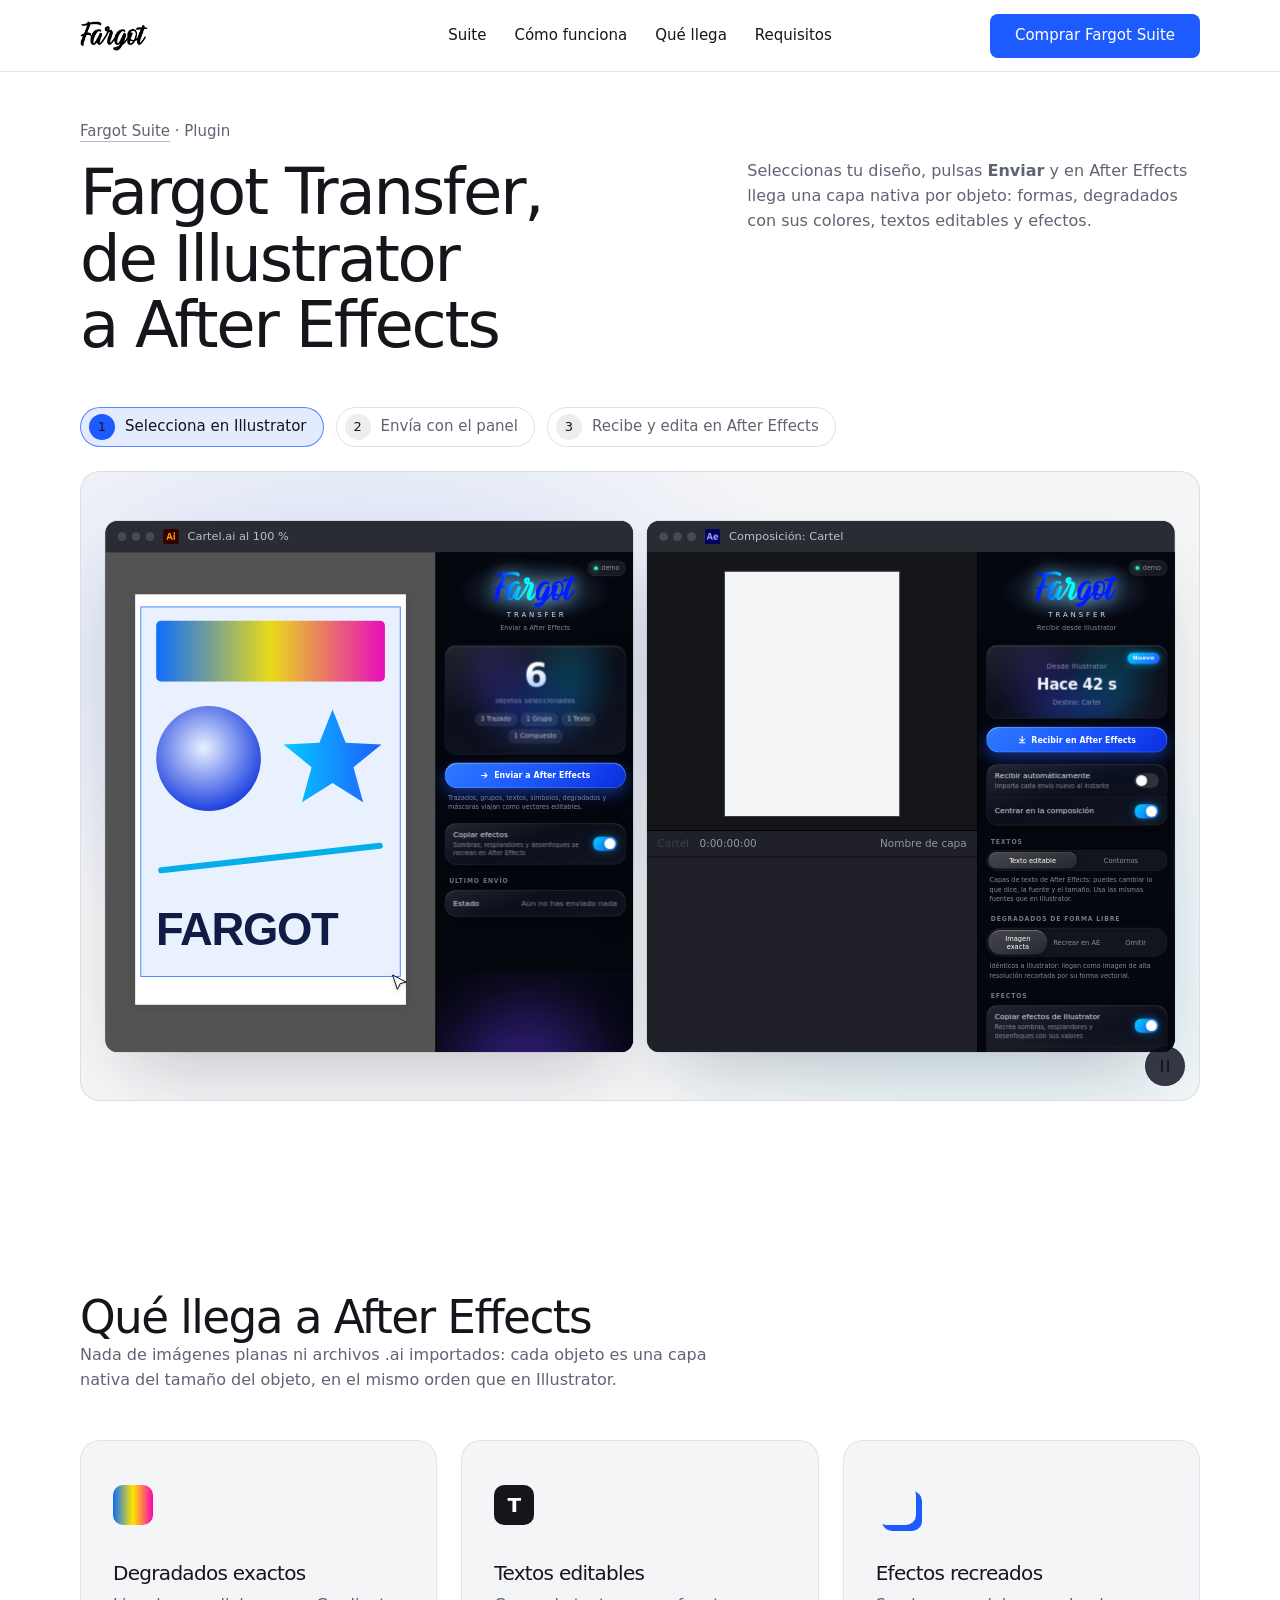
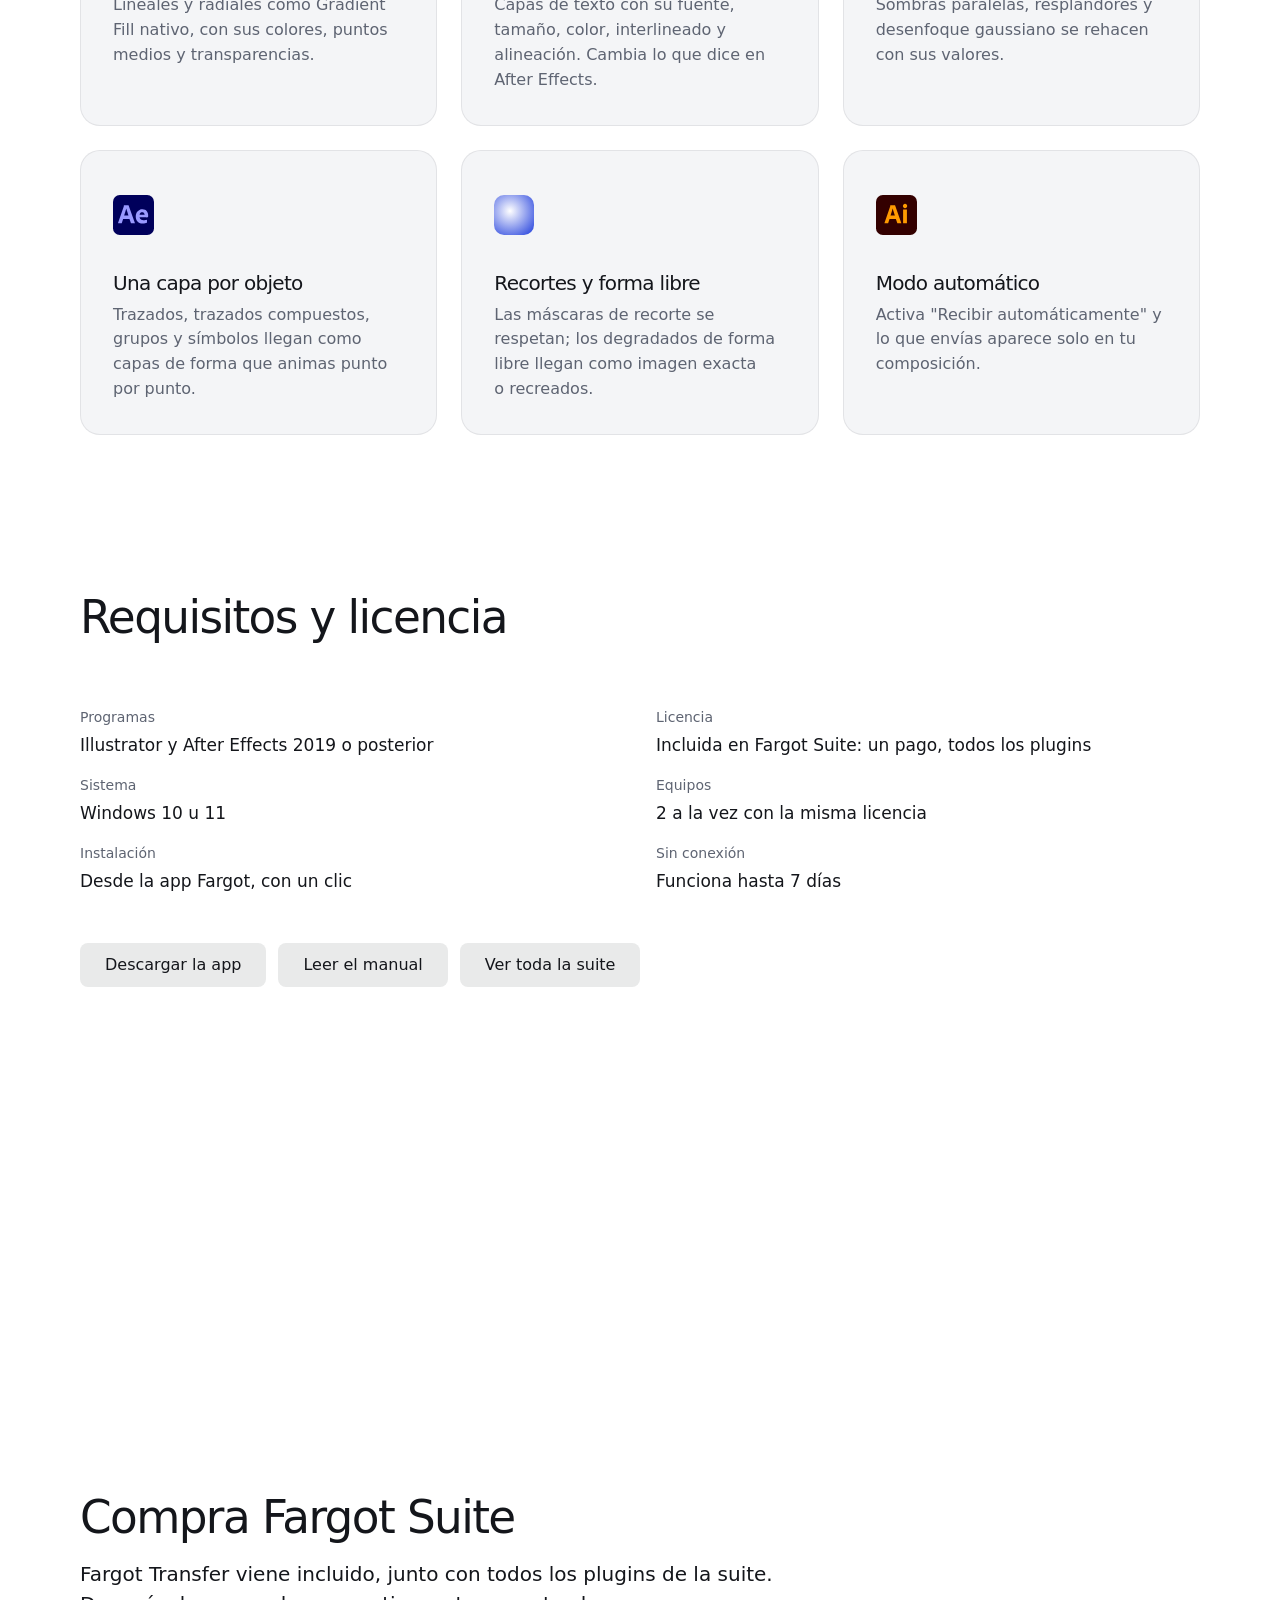
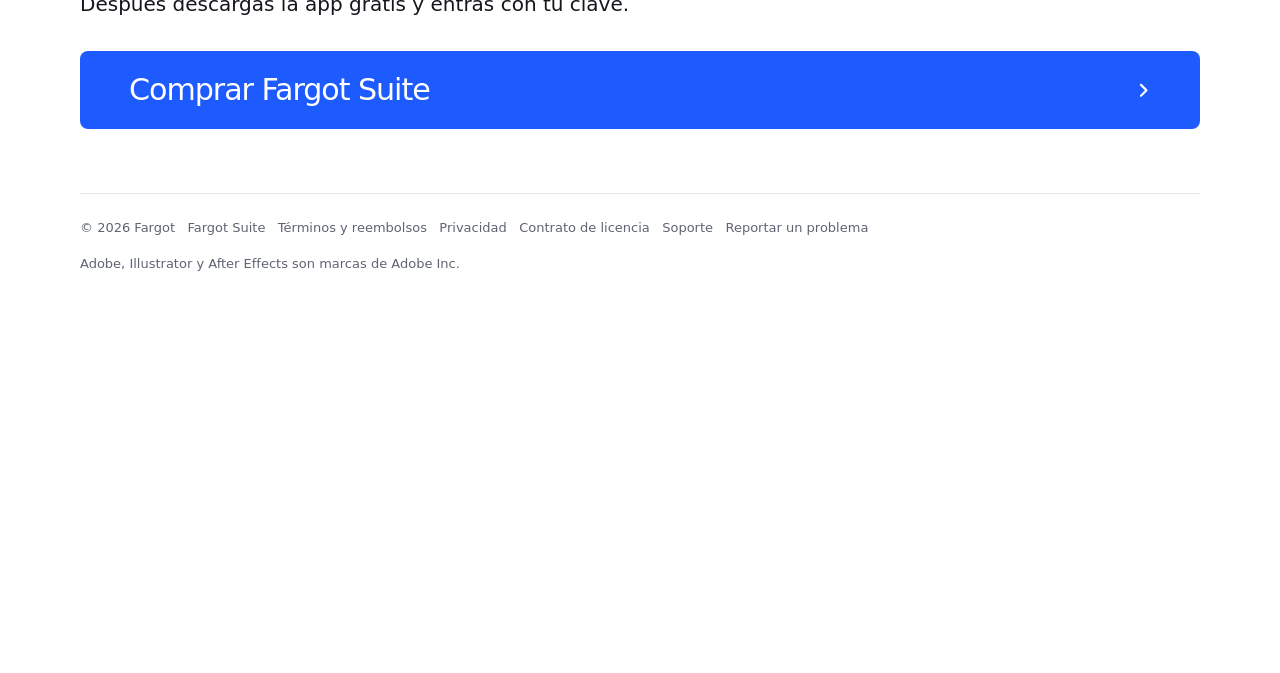
<file: transfer.html>
<!doctype html>
<html lang="es" data-type="software" data-radius="soft" data-ground="sky" data-buttons="tonal" data-motion>
<head>
<meta charset="utf-8">
<meta http-equiv="Content-Security-Policy" content="default-src 'self'; script-src 'self' 'unsafe-inline'; style-src 'self' 'unsafe-inline' https://fonts.googleapis.com; font-src 'self' https://fonts.gstatic.com; img-src 'self' data: blob:; media-src 'self' blob:; connect-src 'self' https://script.google.com https://script.googleusercontent.com; frame-src 'self'; worker-src 'self' blob:; object-src 'none'; base-uri 'self'; form-action 'self'">
<meta name="referrer" content="strict-origin-when-cross-origin">
<meta name="viewport" content="width=device-width, initial-scale=1, viewport-fit=cover">
<title>Fargot Transfer: de Illustrator a After Effects en capas editables</title>
<meta name="description" content="Fargot Transfer, plugin de Fargot Suite: envía tu diseño de Illustrator a After Effects como capas nativas, con degradados exactos, textos editables y efectos.">
<meta property="og:type" content="website">
<meta property="og:title" content="Fargot Transfer: de Illustrator a After Effects">
<meta property="og:description" content="Mira cómo funciona: seleccionas, envías y en After Effects llegan capas editables.">
<meta property="og:url" content="https://farrogoeninternet-ui.github.io/fargot/transfer.html">
<meta property="og:image" content="https://farrogoeninternet-ui.github.io/fargot/share.jpg">
<link rel="canonical" href="https://farrogoeninternet-ui.github.io/fargot/transfer.html">
<meta name="twitter:card" content="summary_large_image">
<link rel="icon" href="img/favicon.png" type="image/png">
<meta name="theme-color" content="#ffffff">
<link rel="preconnect" href="https://fonts.googleapis.com">
<link rel="preconnect" href="https://fonts.gstatic.com" crossorigin>
<link href="https://fonts.googleapis.com/css2?family=Geist:wght@400..700&family=Geist+Mono:wght@400..500&display=swap" rel="stylesheet">
<link rel="stylesheet" href="assets/system.css">
<link rel="stylesheet" href="assets/motion/motion.css">
<link rel="stylesheet" href="assets/layout/layout.css">
<link rel="stylesheet" href="assets/icons/icon.css">
<style>
:root {
  --p-bg: #ffffff; --p-surface: #F4F5F7; --p-ink: #14161B; --p-muted: #5E6472;
  --p-accent: #1e5bff; --p-accent-ink: #ffffff; --p-action: #1e5bff; --p-action-ink: #ffffff;
  --p-inv-bg: #14161B; --p-inv-surface: #22252C; --p-inv-ink: #ffffff; --p-inv-muted: #C5C9D2;
  --p-inv-accent: #1e5bff; --p-inv-accent-ink: #ffffff; --p-inv-action: #1e5bff; --p-inv-action-ink: #ffffff;
  --font-display: "Geist", system-ui, sans-serif; --font-text: "Geist", system-ui, sans-serif;
  --font-mono: "Geist Mono", ui-monospace, monospace;
  --display-weight: 500; --display-tracking: -0.035em; --display-tracking-xl: -0.045em;
}
.nav__logo img { height: 30px; width: auto; display: block; }
main > section, footer.closing { height: auto; min-height: calc(var(--h, 1) * 100svh); }
.crumb { color: var(--muted); font-size: 15px; margin: 0 0 var(--s-4); }
.crumb a { color: inherit; }

/* ---------- el motion graphic: un escenario fijo de 1280x720 escalado al ancho */
.demo-wrap { position: relative; margin-top: var(--s-7); }
.steps-row { display: flex; gap: var(--s-3); flex-wrap: wrap; margin-bottom: var(--s-5); }
.step { display: inline-flex; align-items: center; gap: 10px; height: 40px; padding: 0 16px 0 8px; border-radius: 99px; border: 1px solid rgb(20 22 27 / .12); color: var(--muted); font-size: 15px; transition: color .3s, border-color .3s, background .3s; }
.step b { display: grid; place-items: center; width: 26px; height: 26px; border-radius: 50%; background: rgb(20 22 27 / .08); color: var(--ink); font-weight: 500; font-size: 13px; transition: background .3s; }
.step.is-on { color: var(--ink); border-color: rgb(30 91 255 / .7); background: rgb(30 91 255 / .12); }
.step.is-on b { background: #1e5bff; }
.viewport { position: relative; width: 100%; aspect-ratio: 16 / 9; border-radius: 20px; overflow: hidden; border: 1px solid rgb(20 22 27 / .1); background: #F4F5F7; }
.stage { position: absolute; left: 0; top: 0; width: 1280px; height: 720px; transform-origin: 0 0; font: 400 13px/1.35 var(--font-text); color: #3A3F4A; transition: transform .7s cubic-bezier(.65,0,.35,1); }
@media (max-width: 760px) { .viewport { aspect-ratio: 1 / 1; } }
@media (prefers-reduced-motion: reduce) { .stage { transition: none; } }
.stage::before { content: ""; position: absolute; inset: 0; background: radial-gradient(60% 70% at 25% 30%, rgb(30 91 255 / .16), transparent 70%), radial-gradient(50% 60% at 80% 75%, rgb(0 210 255 / .10), transparent 70%); }
.win { position: absolute; top: 56px; width: 604px; height: 608px; border-radius: 14px; background: #1d1f24; box-shadow: 0 0 0 1px rgb(20 22 27 / .08), 0 40px 80px -30px rgb(20 22 27 / .24); overflow: hidden; }
.win--ai { left: 28px; } .win--ae { left: 648px; background: #1a1b20; }
.win__bar { height: 36px; display: flex; align-items: center; gap: 10px; padding: 0 14px; background: #2a2c33; color: #b9bfcd; font-size: 13px; }
.win__bar img { width: 18px; height: 18px; }
.win__bar .dots { display: flex; gap: 6px; } .win__bar .dots i { width: 10px; height: 10px; border-radius: 50%; background: #474a53; }
.win__body { position: absolute; top: 36px; left: 0; right: 0; bottom: 0; }
/* Illustrator: mesa de trabajo + panel real */
.canvas { position: absolute; left: 0; top: 0; width: 378px; bottom: 0; background: #535353; }
.artboard { position: absolute; left: 34px; top: 48px; width: 310px; height: 470px; background: #fff; box-shadow: 0 2px 10px rgb(20 22 27 / .10); }
.art { position: absolute; }
.sel-box { position: absolute; border: 1px dashed #2f7bff; opacity: 0; }
.marquee { position: absolute; border: 1px solid #2f7bff; background: rgb(47 123 255 / .1); opacity: 0; }
.panel-slot { position: absolute; top: 0; right: 0; width: 226px; bottom: 0; overflow: hidden; background: #08090f; border-left: 1px solid #000; }
.panel-slot iframe { width: 340px; height: 900px; border: 0; transform: scale(.665); transform-origin: 0 0; display: block; }
/* After Effects: visor + panel real + linea de tiempo */
.viewer { position: absolute; left: 0; top: 0; width: 378px; height: 318px; background: #141519; }
.comp { position: absolute; left: 89px; top: 22px; width: 200px; height: 280px; background: #f4f5f7; outline: 1px solid #3a3c45; overflow: hidden; }
.comp .art { transform-origin: 0 0; }
.timeline { position: absolute; left: 0; top: 318px; width: 378px; bottom: 0; background: #202128; border-top: 1px solid #000; }
.tl-head { height: 30px; display: flex; align-items: center; gap: 12px; padding: 0 12px; color: #8f96a8; font-size: 12px; border-bottom: 1px solid #111; }
.tl-head b { color: #3A3F4A; font-weight: 500; }
.layer { height: 32px; display: flex; align-items: center; gap: 10px; padding: 0 12px; border-bottom: 1px solid #17181d; opacity: 0; transform: translateY(-6px); }
.layer.in { opacity: 1; transform: none; transition: opacity .35s, transform .35s; }
.layer.is-sel { background: #2d3a5c; }
.layer .n { width: 16px; color: #7f8699; font-size: 12px; text-align: right; }
.layer .lab { width: 10px; height: 10px; border-radius: 2px; }
.layer .ico { width: 16px; text-align: center; color: #c9ced9; font-weight: 600; }
.layer .nm { flex: 1; color: #e7eaf2; white-space: nowrap; overflow: hidden; text-overflow: ellipsis; }
.layer .bar { width: 96px; height: 14px; border-radius: 3px; background: #4a6fb5; opacity: .75; }
.layer .bar.t { background: #b5544a; }
.prop { height: 26px; display: flex; align-items: center; gap: 8px; padding: 0 12px 0 52px; color: #aab2c6; font-size: 12px; border-bottom: 1px solid #17181d; overflow: hidden; max-height: 0; transition: max-height .35s; }
.prop.open { max-height: 26px; }
.prop i { width: 28px; height: 10px; border-radius: 2px; background: linear-gradient(90deg, #0b6cff, #ffe600, #ff00b4); }
/* cursor y copias en vuelo */
.cursor { position: absolute; left: 640px; top: 700px; width: 22px; height: 22px; z-index: 30; filter: drop-shadow(0 2px 3px rgb(20 22 27 / .18)); transition: transform .12s; }
.cursor.press { transform: scale(.82); }
.flyer { position: absolute; z-index: 20; pointer-events: none; transform-origin: 0 0; }
.demo-pause { position: absolute; right: 14px; bottom: 14px; z-index: 40; width: 40px; height: 40px; border-radius: 50%; border: 1px solid rgb(20 22 27 / .2); background: rgb(7 11 24 / .8); color: #14161B; display: grid; place-items: center; cursor: pointer; }
.demo-pause:focus-visible { outline: 2px solid #14161B; outline-offset: 2px; }

/* ---------- lo que llega */
.what { display: grid; grid-template-columns: repeat(3, minmax(0, 1fr)); gap: var(--s-5); margin-top: var(--s-7); }
.what article { padding: var(--s-6); border-radius: var(--r-lg); background: var(--g-alt, #F4F5F7); border: 1px solid rgb(20 22 27 / .08); }
.what h3 { margin: 0 0 var(--s-2); font-size: 20px; font-weight: 500; }
.what p { margin: 0; color: var(--muted); }
.what .ic-row { display: flex; gap: 8px; margin-bottom: var(--s-5); }
.swatch { width: 40px; height: 40px; border-radius: 10px; }
@media (max-width: 1023px) { .what { grid-template-columns: 1fr 1fr; } }
@media (max-width: 639px) { .what { grid-template-columns: 1fr; } .steps-row .step { font-size: 14px; } }
.req { display: grid; grid-template-columns: repeat(2, minmax(0, 1fr)); gap: var(--s-6); margin-top: var(--s-7); }
.req dl { margin: 0; } .req dt { color: var(--muted); font-size: 14px; margin-top: var(--s-4); } .req dd { margin: 4px 0 0; font-size: 17px; }
@media (max-width: 639px) { .req { grid-template-columns: 1fr; } }
</style>
<script>document.documentElement.classList.add('m-enter');setTimeout(()=>document.documentElement.classList.add('m-enter-done'),700)</script>
<script src="correo.js" defer></script>
</head>
<body>
<header class="nav nav--centre">
  <div class="wrap nav__bar">
    <a class="skip-link" href="#top">Ir al contenido</a>
    <a class="nav__logo" href="./" aria-label="Fargot Suite, inicio"><img src="img/fargot-logo-2.png" alt="Fargot" width="68" height="30"></a>
    <nav class="nav__links" aria-label="Principal">
      <div class="nav__item"><a class="nav__link" href="./">Suite</a></div>
      <div class="nav__item"><a class="nav__link" href="#como">Cómo funciona</a></div>
      <div class="nav__item"><a class="nav__link" href="#llega">Qué llega</a></div>
      <div class="nav__item"><a class="nav__link" href="#requisitos">Requisitos</a></div>
    </nav>
    <div class="nav__actions">
      <a class="btn btn--primary" href="https://farfot.lemonsqueezy.com/checkout/buy/a297658e-514b-4c76-a8c4-a7425564fb5b">Comprar Fargot Suite</a>
    </div>
    <button class="nav__toggle" type="button" aria-expanded="false" aria-label="Menú">
      <svg width="18" height="18" viewBox="0 0 18 18" aria-hidden="true"><path d="M2 5h14M2 13h14" stroke="currentColor" stroke-width="1.6" stroke-linecap="round"/></svg>
    </button>
  </div>
</header>

<main id="top">
  <section class="section" id="como" style="--h:1; min-height:100svh; height:auto" aria-labelledby="como-h" data-enter>
    <div class="wrap">
      <p class="crumb"><a href="./">Fargot Suite</a> · Plugin</p>
      <div class="grid">
        <h1 id="como-h" class="span-7" style="font-size:clamp(38px,5vw,64px);margin:0">Fargot Transfer, de Illustrator a After Effects</h1>
        <p class="span-5 start-8 muted" style="margin:0">Seleccionas tu diseño, pulsas <b>Enviar</b> y en After Effects llega una capa nativa por objeto: formas, degradados con sus colores, textos editables y efectos.</p>
      </div>

      <div class="demo-wrap">
        <div class="steps-row" aria-hidden="true">
          <span class="step" data-step="1"><b>1</b>Selecciona en Illustrator</span>
          <span class="step" data-step="2"><b>2</b>Envía con el panel</span>
          <span class="step" data-step="3"><b>3</b>Recibe y edita en After Effects</span>
        </div>
        <div class="viewport" id="viewport" role="img" aria-label="Animación: en Illustrator se seleccionan cinco objetos, el panel Fargot Transfer los envía, y en After Effects llegan como capas editables; el texto se cambia en After Effects.">
          <div class="stage" id="stage">
            <!-- ILLUSTRATOR -->
            <div class="win win--ai">
              <div class="win__bar"><span class="dots"><i></i><i></i><i></i></span><img src="assets/icons/illustrator.svg" alt=""><span>Cartel.ai al 100 %</span></div>
              <div class="win__body">
                <div class="canvas">
                  <div class="artboard" id="artboard">
                    <svg class="art" data-k="bar" style="left:24px;top:30px" width="262" height="70" viewBox="0 0 262 70"><defs><linearGradient id="g1"><stop offset="0" stop-color="#0b6cff"/><stop offset=".5" stop-color="#ffe600"/><stop offset="1" stop-color="#ff00b4"/></linearGradient></defs><rect width="262" height="70" rx="6" fill="url(#g1)"/></svg>
                    <svg class="art" data-k="ball" style="left:24px;top:128px" width="120" height="120" viewBox="0 0 120 120"><defs><radialGradient id="g2" cx=".45" cy=".4" r=".6"><stop offset="0" stop-color="#fff"/><stop offset="1" stop-color="#1e3cdc"/></radialGradient></defs><circle cx="60" cy="60" r="60" fill="url(#g2)"/></svg>
                    <svg class="art" data-k="star" style="left:166px;top:128px" width="120" height="120" viewBox="0 0 120 120"><defs><linearGradient id="g3" x1="0" x2="1"><stop offset="0" stop-color="#00d2ff"/><stop offset="1" stop-color="#1e5bff"/></linearGradient></defs><path d="M60 4l15 38 41 2-32 26 11 40-35-22-35 22 11-40L4 44l41-2z" fill="url(#g3)"/></svg>
                    <svg class="art" data-k="line" style="left:24px;top:282px" width="262" height="40" viewBox="0 0 262 40"><path d="M6 34 256 6" stroke="#00b4e6" stroke-width="7" stroke-linecap="round"/></svg>
                    <svg class="art" data-k="text" style="left:24px;top:350px" width="262" height="70" viewBox="0 0 262 70"><text x="0" y="52" font-family="Geist, Arial, sans-serif" font-weight="600" font-size="52" letter-spacing="-1.5" fill="#0d1230">FARGOT</text></svg>
                    <div class="sel-box" id="selBox" style="left:18px;top:24px;width:274px;height:402px"></div>
                    <div class="marquee" id="marquee"></div>
                  </div>
                </div>
                <div class="panel-slot"><iframe id="pAI" title="Panel Fargot Transfer en Illustrator" src="panel/index.html?host=ILST" loading="lazy" tabindex="-1"></iframe></div>
              </div>
            </div>
            <!-- AFTER EFFECTS -->
            <div class="win win--ae">
              <div class="win__bar"><span class="dots"><i></i><i></i><i></i></span><img src="assets/icons/after-effects.svg" alt=""><span>Composición: Cartel</span></div>
              <div class="win__body">
                <div class="viewer"><div class="comp" id="comp"></div></div>
                <div class="timeline">
                  <div class="tl-head"><b>Cartel</b><span>0:00:00:00</span><span style="margin-left:auto">Nombre de capa</span></div>
                  <div id="layers"></div>
                </div>
                <div class="panel-slot"><iframe id="pAE" title="Panel Fargot Transfer en After Effects" src="panel/index.html?host=AEFT" loading="lazy" tabindex="-1"></iframe></div>
              </div>
            </div>
            <svg class="cursor" id="cursor" viewBox="0 0 24 24" aria-hidden="true"><path d="M3 2l17 9-7.5 1.8L9 20z" fill="#fff" stroke="#000" stroke-width="1.2" stroke-linejoin="round"/></svg>
          </div>
          <button class="demo-pause" id="demoPause" type="button" aria-label="Pausar la animación"><svg width="14" height="14" viewBox="0 0 14 14" aria-hidden="true"><path id="pauseIco" d="M4 2v10M10 2v10" stroke="currentColor" stroke-width="2" stroke-linecap="round"/></svg></button>
        </div>
      </div>
    </div>
  </section>

  <section class="section" id="llega" style="--h:1" aria-labelledby="llega-h">
    <div class="wrap">
      <h2 id="llega-h">Qué llega a After Effects</h2>
      <p class="muted measure">Nada de imágenes planas ni archivos .ai importados: cada objeto es una capa nativa del tamaño del objeto, en el mismo orden que en Illustrator.</p>
      <div class="what">
        <article><div class="ic-row"><span class="swatch" style="background:linear-gradient(90deg,#0b6cff,#ffe600,#ff00b4)"></span></div><h3>Degradados exactos</h3><p>Lineales y radiales como Gradient Fill nativo, con sus colores, puntos medios y transparencias.</p></article>
        <article><div class="ic-row"><span class="swatch" style="background:#14161B;color:#ffffff;display:grid;place-items:center;font:600 20px var(--font-display)">T</span></div><h3>Textos editables</h3><p>Capas de texto con su fuente, tamaño, color, interlineado y alineación. Cambia lo que dice en After Effects.</p></article>
        <article><div class="ic-row"><span class="swatch" style="background:#F4F5F7;box-shadow:6px 6px 0 #1e5bff"></span></div><h3>Efectos recreados</h3><p>Sombras paralelas, resplandores y desenfoque gaussiano se rehacen con sus valores.</p></article>
        <article><div class="ic-row"><img class="ic ic-40" src="assets/icons/after-effects.svg" alt="After Effects" width="40" height="39"></div><h3>Una capa por objeto</h3><p>Trazados, trazados compuestos, grupos y símbolos llegan como capas de forma que animas punto por punto.</p></article>
        <article><div class="ic-row"><span class="swatch" style="background:radial-gradient(circle at 40% 40%,#fff,#1e3cdc)"></span></div><h3>Recortes y forma libre</h3><p>Las máscaras de recorte se respetan; los degradados de forma libre llegan como imagen exacta o recreados.</p></article>
        <article><div class="ic-row"><img class="ic ic-40" src="assets/icons/illustrator.svg" alt="Illustrator" width="40" height="39"></div><h3>Modo automático</h3><p>Activa "Recibir automáticamente" y lo que envías aparece solo en tu composición.</p></article>
      </div>
    </div>
  </section>

  <section class="section" id="requisitos" style="--h:1" aria-labelledby="req-h">
    <div class="wrap">
      <h2 id="req-h">Requisitos y licencia</h2>
      <div class="req">
        <dl>
          <dt>Programas</dt><dd>Illustrator y After Effects 2019 o posterior</dd>
          <dt>Sistema</dt><dd>Windows 10 u 11</dd>
          <dt>Instalación</dt><dd>Desde la app Fargot, con un clic</dd>
        </dl>
        <dl>
          <dt>Licencia</dt><dd>Incluida en Fargot Suite: un pago, todos los plugins</dd>
          <dt>Equipos</dt><dd>2 a la vez con la misma licencia</dd>
          <dt>Sin conexión</dt><dd>Funciona hasta 7 días</dd>
        </dl>
      </div>
      <div class="btn-row" style="margin-top:var(--s-7)">
        <a class="btn btn--secondary" href="https://github.com/farrogoeninternet-ui/fargot/releases/latest/download/Fargot-Setup.exe">Descargar la app</a>
        <a class="btn btn--secondary" href="manual-fargot-transfer.pdf">Leer el manual</a>
        <a class="btn btn--secondary" href="./#plugins">Ver toda la suite</a>
      </div>
    </div>
  </section>
</main>

<footer class="footer closing" id="contact" aria-labelledby="close-h" style="--h:1">
  <div class="wrap">
    <div class="closing__cta close--type">
      <div class="section-head">
        <h2 id="close-h">Compra Fargot Suite</h2>
        <p>Fargot Transfer viene incluido, junto con todos los plugins de la suite. Después descargas la app gratis y entras con tu clave.</p>
      </div>
      <a class="btn btn--primary btn--xl btn--wide" href="https://farfot.lemonsqueezy.com/checkout/buy/a297658e-514b-4c76-a8c4-a7425564fb5b">Comprar Fargot Suite<svg class="m-arrow" viewBox="0 0 12 12" aria-hidden="true"><path class="m-arrow__stem" d="M1 6h8"/><path class="m-arrow__head" d="M4.5 2.5 8 6l-3.5 3.5"/></svg></a>
    </div>
    <div class="closing__links">
      <div class="footer__legal">
        <span>&copy; 2026 Fargot &nbsp; <a href="./">Fargot Suite</a> &nbsp; <a href="terminos.html">Términos y reembolsos</a> &nbsp; <a href="privacidad.html">Privacidad</a> &nbsp; <a href="eula.txt">Contrato de licencia</a> &nbsp; <a href="reportar.html" data-correo>Soporte</a> &nbsp; <a href="reportar.html">Reportar un problema</a></span>
        <span>Adobe, Illustrator y After Effects son marcas de Adobe Inc.</span>
      </div>
    </div>
  </div>
</footer>

<script type="module" src="assets/system.js"></script>
<script type="module" src="assets/motion/motion.js"></script>
<script>
(function () {
  var stage = document.getElementById("stage"), vp = document.getElementById("viewport");
  // En pantallas anchas se ve el escritorio entero; en el celular la "camara" se acerca
  // a la ventana que esta trabajando (Illustrator o After Effects), a buen tamano.
  var focus = "ai";
  function narrow() { return vp.clientWidth < 700; }
  function scale() { return narrow() ? vp.clientWidth / 640 : vp.clientWidth / 1280; }
  function fit() {
    var s = scale();
    if (narrow()) { var x = focus === "ae" ? 640 : 8; stage.style.transform = "scale(" + s + ") translate(" + (-x) + "px, -40px)"; }
    else stage.style.transform = "scale(" + s + ")";
  }
  function look(w) { focus = w; fit(); }
  fit(); addEventListener("resize", fit);

  var reduced = matchMedia("(prefers-reduced-motion: reduce)").matches;
  var paused = false, running = false, token = 0;
  var cursor = document.getElementById("cursor"), comp = document.getElementById("comp"), layers = document.getElementById("layers");
  var pAI = document.getElementById("pAI"), pAE = document.getElementById("pAE");
  var steps = document.querySelectorAll(".step");
  var LAYERS = [
    { k: "text", n: "FARGOT", ico: "T", lab: "#b5544a", t: 1 },
    { k: "line", n: "Línea", ico: "★", lab: "#4a8fb5" },
    { k: "star", n: "Estrella", ico: "★", lab: "#4a6fb5", prop: 1 },
    { k: "ball", n: "Esfera", ico: "★", lab: "#7a8fb5", prop: 1 },
    { k: "bar", n: "Barra degradada", ico: "★", lab: "#3f6fd8", prop: 1 }
  ];
  var sleep = function (ms) { var my = token; return new Promise(function (res, rej) { setTimeout(function () { my === token ? res() : rej("stop"); }, ms); }); };
  async function waitPlay() { while (paused) await sleep(200); }
  function stepOn(n) { steps.forEach(function (s) { s.classList.toggle("is-on", s.dataset.step === String(n)); }); }
  // posicion de un elemento en coordenadas del escenario (1280x720)
  function stagePos(el, frame) {
    var s = scale(), sr = stage.getBoundingClientRect(), r = el.getBoundingClientRect();
    if (frame) { var fr = frame.getBoundingClientRect(), k = .665; return { x: (fr.left - sr.left) / s + r.left * k, y: (fr.top - sr.top) / s + r.top * k, w: r.width * k, h: r.height * k }; }
    return { x: (r.left - sr.left) / s, y: (r.top - sr.top) / s, w: r.width / s, h: r.height / s };
  }
  async function moveTo(x, y, ms) {
    cursor.animate([{ left: cursor.style.left || "640px", top: cursor.style.top || "700px" }, { left: x + "px", top: y + "px" }], { duration: ms, easing: "cubic-bezier(.65,0,.35,1)", fill: "forwards" });
    cursor.style.left = x + "px"; cursor.style.top = y + "px";
    await sleep(ms);
  }
  async function click() { cursor.classList.add("press"); await sleep(140); cursor.classList.remove("press"); }
  function panelBtn(frame, id) { try { return frame.contentDocument.getElementById(id); } catch (e) { return null; } }
  async function clickPanel(frame, id) {
    var b = panelBtn(frame, id); if (!b) return;
    var p = stagePos(b, frame.parentNode);
    await moveTo(p.x + p.w * .5, p.y + p.h * .55, 700);
    await click();
    try { frame.contentWindow.postMessage({ fargotDemo: "click", id: id }, location.origin); } catch (e) {}
  }
  function reset() {
    comp.innerHTML = ""; layers.innerHTML = "";
    document.getElementById("selBox").style.opacity = 0;
    try { localStorage.setItem("demo.sent", "0"); } catch (e) {}
    stepOn(0);
  }
  function addLayers() {
    LAYERS.forEach(function (L, i) {
      var row = document.createElement("div");
      row.className = "layer"; row.dataset.k = L.k;
      row.innerHTML = '<span class="n">' + (i + 1) + '</span><span class="lab" style="background:' + L.lab + '"></span><span class="ico">' + L.ico + '</span><span class="nm">' + L.n + '</span><span class="bar' + (L.t ? " t" : "") + '"></span>';
      layers.appendChild(row);
      if (L.prop) { var pr = document.createElement("div"); pr.className = "prop"; pr.dataset.k = L.k; pr.innerHTML = '<i></i>Relleno de degradado · Editar degradado'; layers.appendChild(pr); }
    });
  }
  async function flyAll() {
    var arts = document.querySelectorAll("#artboard .art"), sc = 200 / 310;
    var order = ["bar", "ball", "star", "line", "text"];
    for (var i = 0; i < order.length; i++) {
      var a = document.querySelector('#artboard .art[data-k="' + order[i] + '"]');
      var from = stagePos(a), compPos = stagePos(comp);
      var left = parseFloat(a.style.left), top = parseFloat(a.style.top);
      var fly = a.cloneNode(true); fly.classList.add("flyer"); fly.style.left = from.x + "px"; fly.style.top = from.y + "px";
      stage.appendChild(fly);
      var tx = compPos.x + (left + 0) * sc * (280 / 470 / sc > 1 ? 1 : 1), ty = compPos.y + top * (280 / 470);
      fly.animate([{ transform: "translate(0,0) scale(1)" }, { transform: "translate(" + (tx - from.x) + "px," + (ty - from.y) + "px) scale(" + sc + ")" }], { duration: 650, easing: "cubic-bezier(.65,0,.35,1)", fill: "forwards" });
      (function (fly, a, left, top) {
        setTimeout(function () {
          var c = a.cloneNode(true); c.style.left = (left * sc) + "px"; c.style.top = (top * (280 / 470)) + "px"; c.style.transform = "scale(" + sc + ")"; comp.appendChild(c); fly.remove();
          var row = layers.querySelector('.layer[data-k="' + a.dataset.k + '"]'); if (row) row.classList.add("in");
        }, 660);
      })(fly, a, left, top);
      await sleep(180);
    }
    await sleep(700);
  }
  async function editText() {
    var row = layers.querySelector('.layer[data-k="text"]');
    var t = comp.querySelector('.art[data-k="text"] text');
    if (!row || !t) return;
    var p = stagePos(row); await moveTo(p.x + 80, p.y + 16, 600); await click(); row.classList.add("is-sel");
    var cp = stagePos(t); await moveTo(cp.x + cp.w - 4, cp.y + cp.h / 2, 600); await click(); await sleep(120); await click();
    var word = "FARGOT"; var target = "FARGOT SUITE";
    var maxW = 250, base = 52;
    for (var i = word.length; i <= target.length; i++) {
      t.textContent = target.slice(0, i); row.querySelector(".nm").textContent = target.slice(0, i);
      t.setAttribute("font-size", base);
      try { var w = t.getComputedTextLength(); if (w > maxW) t.setAttribute("font-size", Math.floor(base * maxW / w)); } catch (e) {}
      await sleep(110);
    }
    await sleep(500); row.classList.remove("is-sel");
    var pr = layers.querySelector('.prop[data-k="bar"]'); var br = layers.querySelector('.layer[data-k="bar"]');
    if (br) { var bp = stagePos(br); await moveTo(bp.x + 26, bp.y + 16, 600); await click(); br.classList.add("is-sel"); }
    if (pr) pr.classList.add("open");
  }
  async function run() {
    var my = ++token; running = true;
    try {
      while (true) {
        reset();
        await sleep(900); await waitPlay();
        // 1) seleccion en Illustrator
        stepOn(1); look("ai"); await sleep(narrow() ? 700 : 0);
        var ab = stagePos(document.getElementById("artboard"));
        await moveTo(ab.x - 12, ab.y + 6, 800);
        var mq = document.getElementById("marquee"); mq.style.opacity = 1; mq.style.left = "6px"; mq.style.top = "14px";
        mq.animate([{ width: "0px", height: "0px" }, { width: "298px", height: "424px" }], { duration: 900, easing: "ease-in-out", fill: "forwards" });
        cursor.animate([{ left: (ab.x - 12) + "px", top: (ab.y + 6) + "px" }, { left: (ab.x + 292) + "px", top: (ab.y + 434) + "px" }], { duration: 900, easing: "ease-in-out", fill: "forwards" });
        cursor.style.left = (ab.x + 292) + "px"; cursor.style.top = (ab.y + 434) + "px";
        await sleep(950); mq.style.opacity = 0; document.getElementById("selBox").style.opacity = 1;
        await sleep(500); await waitPlay();
        // 2) enviar desde el panel real de Illustrator
        stepOn(2);
        await clickPanel(pAI, "btnSend");
        await sleep(1500); await waitPlay();
        // 3) recibir en After Effects
        stepOn(3); look("ae"); await sleep(narrow() ? 800 : 0);
        addLayers();
        await clickPanel(pAE, "btnReceive");
        await sleep(300);
        await flyAll(); await waitPlay();
        await editText();
        await sleep(2600); await waitPlay();
      }
    } catch (e) { running = false; }
  }
  function still() {
    // reposo (movimiento reducido): el resultado final, sin animar
    reset(); addLayers();
    var sc = 200 / 310;
    document.querySelectorAll("#artboard .art").forEach(function (a) {
      var c = a.cloneNode(true); c.style.left = parseFloat(a.style.left) * sc + "px"; c.style.top = parseFloat(a.style.top) * (280 / 470) + "px"; c.style.transform = "scale(" + sc + ")"; comp.appendChild(c);
    });
    layers.querySelectorAll(".layer").forEach(function (r) { r.classList.add("in"); });
    stepOn(3); cursor.style.display = "none"; look("ae");
  }
  var btn = document.getElementById("demoPause"), ico = document.getElementById("pauseIco");
  btn.addEventListener("click", function () {
    paused = !paused;
    btn.setAttribute("aria-label", paused ? "Reanudar la animación" : "Pausar la animación");
    ico.setAttribute("d", paused ? "M4 2l8 5-8 5z" : "M4 2v10M10 2v10");
    if (!paused && !running) run();
  });
  function start() { if (reduced) { still(); btn.hidden = true; return; } run(); }
  // arranca cuando los dos paneles reales cargaron y la animacion esta a la vista
  var loaded = 0;
  [pAI, pAE].forEach(function (f) { f.addEventListener("load", function () { if (++loaded === 2) begin(); }); });
  var seen = false;
  new IntersectionObserver(function (es) { if (es[0].isIntersecting) { seen = true; begin(); } }, { threshold: .3 }).observe(vp);
  function begin() { if (loaded === 2 && seen && !running) start(); }
})();
</script>
</body>
</html>
</file>
<file: assets/system.css>
:root {
  --p-bg: #ffffff;
  --p-surface: #f4f4f4;
  --p-ink: #111111;
  --p-muted: #6b6b6b;
  --p-accent: #1a4be0;
  --p-accent-ink: #ffffff;
  --p-action: #1a4be0;
  --p-action-ink: #ffffff;
  --p-inv-bg: #111111;
  --p-inv-surface: #1c1c1c;
  --p-inv-ink: #f4f4f4;
  --p-inv-muted: #a3a3a3;
  --p-inv-accent: #ffffff;
  --p-inv-accent-ink: #111111;
  --p-inv-action: #ffffff;
  --p-inv-action-ink: #111111;
  --ground-bg: #d9ccb7; --ground-surface: #e9e0d2; --ground-ink: #2a2622; --ground-muted: #5a534a; --ground-accent: #a8794a;
  --font-display: system-ui, -apple-system, "Segoe UI", sans-serif;
  --font-text: system-ui, -apple-system, "Segoe UI", sans-serif;
  --font-mono: ui-monospace, "SFMono-Regular", Menlo, Consolas, monospace;
  --display-weight: 400;
  --display-tracking: -0.025em;
  --nav: 72px;
  --padt: 120px;
  --padb: 72px;
  --hgap: 48px;
  --hpadb: 64px;
  --bar: 0px;
  --container: 1280px;
  --gut: 80px;
  --pad: var(--gut);
  --gutter: 24px;
  --s-1: 4px;  --s-2: 8px;  --s-3: 12px; --s-4: 16px; --s-5: 24px;
  --s-6: 32px; --s-7: 48px; --s-8: 64px; --s-9: 96px; --s-10: 128px;
  --section: 40px;
  --section-band: 56px;
  --head-gap: 48px;
  --card-pad: 16px;
  --card-gap: 16px;
  --t-label: 13px;
  --t-small: 14px;
  --t-body: 16px;
  --t-lead: 18px;
  --t-card: 18px;
  --t-h3: 24px;
  --t-h2: clamp(30px, 1.72vw + 23.3px, 48px);
  --t-h1: clamp(38px, 3.24vw + 25.4px, 72px);
  --t-stat: clamp(28px, .952vw + 24.29px, 38px);
  --r-sm: 8px;  --r-md: 12px; --r-lg: 20px; --r-btn: 8px;
  --btn-h: 44px;
  --btn-h-sm: 36px;
  --nav-h: var(--nav);
  --icon: 16px;
  --ease: cubic-bezier(.2, .8, .2, 1);
  --dur: 180ms;
}
html[data-radius="sharp"] { --r-sm: 4px; --r-md: 6px;  --r-lg: 8px;  --r-btn: 4px; }
html[data-radius="soft"]  { --r-sm: 8px; --r-md: 12px; --r-lg: 20px; --r-btn: 8px; }
html[data-radius="round"] { --r-sm: 10px; --r-md: 16px; --r-lg: 24px; --r-btn: 999px; }
html[data-ground="sky"]      { --ground-bg: #c6d3df; --ground-surface: #d6e0e9; --ground-ink: #25303a; --ground-muted: #4d5964; --ground-accent: #3f6a92; }
html[data-ground="sage"]     { --ground-bg: #cdd6c6; --ground-surface: #dce3d6; --ground-ink: #262d24; --ground-muted: #535b51; --ground-accent: #6c8e63; }
html[data-ground="painting"] { --ground-bg: #79a8d6; --ground-surface: #a6c4e2; --ground-ink: #16212c; --ground-muted: #273949; --ground-accent: #9c9b3c; }
html[data-radius] .card { --c-r: var(--r-lg); }
html[data-radius] .panel { --p-r: var(--r-md); }
@media (max-width: 639px) {
  :root { --nav: 56px; --padt: 96px; --padb: 48px; --hgap: 40px; --hpadb: 24px; --gut: 24px; --gutter: 12px; --card-gap: 12px; --head-gap: 32px; }
}
@media (min-width: 640px) {
  :root { --gut: 48px; --section: 48px; --section-band: 72px; --card-pad: 24px; }
}
@media (min-width: 1024px) {
  :root { --gut: 80px; --section: 56px; --section-band: 96px; --card-gap: 24px;
          --t-lead: 20px; --t-card: 20px; --t-h3: 28px; }
  html[data-type="place"] { --gut: 120px; --container: 1200px; }
}
:root[data-type="place"] {
  --hgap: 40px;
  --t-h1: clamp(32px, 1.524vw + 26.06px, 48px);
  --t-h2: clamp(24px, .762vw + 21px, 32px);
  --t-h3: clamp(20px, .381vw + 18.51px, 24px);
  --r-sm: 2px; --r-md: 0px; --r-lg: 0px; --r-btn: 2px;
}
:root[data-type="place"] :is(h1) { line-height: 1.104; }
:root[data-type="place"] :is(h2) { line-height: 1.25; }
@media (max-width: 639px) {
  :root[data-type="place"] { --hgap: 24px; }
  :root[data-type="place"] :is(h1) { line-height: 1.156; }
}
:root {
  --bg: var(--p-bg); --surface: var(--p-surface); --ink: var(--p-ink); --muted: var(--p-muted);
  --accent: var(--p-accent); --accent-ink: var(--p-accent-ink); --card: var(--p-surface);
  --action: var(--p-action); --action-ink: var(--p-action-ink);
}
:root {
  --line: color-mix(in oklab, var(--ink) 11%, transparent);
  --line-strong: color-mix(in oklab, var(--ink) 20%, transparent);
  --fx-bg: var(--bg); --fx-surface: var(--surface); --fx-ink: var(--ink); --fx-muted: var(--muted);
  --fx-accent: var(--accent); --fx-accent-ink: var(--accent-ink);
  --ui-font: var(--font-text); --ui-mono: var(--font-mono); --ui-radius: var(--r-md);
}
*, *::before, *::after { box-sizing: border-box; }
html { -webkit-text-size-adjust: 100%; scroll-padding-top: 0; scroll-behavior: auto; margin: 0; }
body {
  margin: 0; background: var(--bg); color: var(--ink);
  font: 400 var(--t-body)/1.55 var(--font-text);
  -webkit-font-smoothing: antialiased; text-rendering: optimizeLegibility; overflow-x: clip;
}
img, svg, video, canvas { display: block; max-width: 100%; }
[hidden] { display: none !important; }
img, video { height: auto; }
a { color: inherit; text-decoration: none; }
button { font: inherit; color: inherit; }
h1, h2, h3, h4, p, ul, ol, figure, blockquote { margin: 0; }
ul, ol { padding: 0; list-style: none; }
h1, h2, h3, h4 {
  font-family: var(--font-display); font-weight: var(--display-weight);
  letter-spacing: var(--display-tracking); text-wrap: balance; overflow-wrap: break-word;
  hyphens: auto; -webkit-hyphens: auto; hyphenate-limit-chars: 10 4 4;
}
h1 { font-size: var(--t-h1); line-height: 1.04; }
h2 { font-size: var(--t-h2); line-height: 1.1; }
h3 { font-size: var(--t-h3); line-height: 1.2; }
h4 { font-family: var(--font-text); font-weight: 500; font-size: var(--t-card); line-height: 1.3; letter-spacing: -0.01em; }
p { text-wrap: pretty; }
.t-lead  { font-size: var(--t-lead); line-height: 1.5; }
.muted { color: var(--muted); }
.measure { max-width: 62ch; }
::selection { background: color-mix(in oklab, var(--accent) 30%, transparent); }
.wrap { width: min(100% - 2 * var(--gut), var(--container)); margin-inline: auto; padding-inline: 0; }
.grid { display: grid; grid-template-columns: repeat(12, minmax(0, 1fr)); column-gap: var(--gutter); row-gap: var(--card-gap); }
.grid > * { min-width: 0; grid-column: 1 / -1; }
.section { padding-block: var(--section); }
main > :is(section, .section), footer.closing {
  position: relative; box-sizing: border-box;
  height: calc(var(--h, 1) * 100vh); height: calc(var(--h, 1) * 100svh);
  padding: var(--padt) 0 calc(var(--padb) + var(--bar));
}
main > :is(section, .section) > :is(.wrap), footer.closing > .wrap { position: relative; z-index: 1; height: 100%; }
main > :is(section, .section) > :is(.wrap):not(.grid) { display: flex; flex-direction: column; }
main > :is(section, .section) > :is(.wrap).grid { align-content: start; }
main > :is(section, .section) > .wrap > .fill { flex: 1 1 0; min-height: 0; }
main > :is(section, .section).g2, footer.closing.g2 { --h: 2; }
main > :is(section, .section).g2 > :is(.wrap), footer.closing.g2 > .wrap { display: grid; grid-template-rows: minmax(0, 1fr) minmax(0, 1fr); row-gap: calc(var(--padt) + var(--padb) + var(--bar)); }
main > :is(section, .section).g2 > :is(.wrap) > *, footer.closing.g2 > .wrap > * { min-height: 0; align-self: start; }
main > :is(section, .section).g2 > :is(.wrap) > :is(.group, .fill) { align-self: stretch; }
.group { display: flex; flex-direction: column; min-height: 0; }
@media (min-width: 1024px) {
  main > :is(section, .section).g2 > .wrap > .grid:last-child,
  main > :is(section, .section).g2 > .wrap > .group > .grid:last-child { align-self: stretch; flex: 1 1 auto; min-height: 0; }
}
.group > .fill { flex: 1 1 0; min-height: 0; }
@media (min-width: 640px) and (max-width: 1279px) {
  main > :is(section, .section):not(.hero, .section--hero), footer.closing {
    height: auto; min-height: calc(var(--h, 1) * 100vh); min-height: calc(var(--h, 1) * 100svh);
  }
  main > :is(section, .section):not(.hero, .section--hero) > :is(.wrap), footer.closing > .wrap { flex: 1 0 auto; height: auto; min-height: 0; }
}
@media (max-width: 639px) {
  main > :is(section, .section):not(.hero, .section--hero), footer.closing {
    height: auto; min-height: calc(var(--hm, var(--h, 1)) * 100vh); min-height: calc(var(--hm, var(--h, 1)) * 100lvh);
  }
  main > :is(section, .section):not(.hero, .section--hero) > :is(.wrap), footer.closing > .wrap { height: auto; }
  main > :is(section, .section).g2:not(.g2m) > :is(.wrap) { display: flex; row-gap: var(--s-6); }
  main > :is(section, .section).g2:not(.g2m) > :is(.wrap) > :last-child { margin-block: auto; }
  main > :is(section, .section).g2:not(.g2m) > :is(.wrap) > * { align-self: stretch; }
}
main > :is(section, .section) > :is(img, video, canvas, picture).layer,
footer.closing > :is(img, video, canvas, picture).layer {
  position: absolute; inset: 0; z-index: 0; width: 100%; height: 100%; max-width: none; object-fit: cover; object-position: var(--pos, 50% 50%);
}
main > :is(section, .section) > picture.layer > img { width: 100%; height: 100%; object-fit: cover; }
main > :is(.hero, .section--hero) {
  height: 100vh; height: 100svh; min-height: 0;
  padding: calc(var(--nav) + var(--photo, 0px) + var(--hgap)) 0 calc(var(--hpadb) + var(--bar));
}
:is(.hero, .section--hero) > .wrap { height: 100%; display: grid; grid-template-rows: minmax(0, 1fr) auto; row-gap: var(--s-7); }
:is(.hero, .section--hero) > .wrap > .hero-text { min-height: 0; }
@media (max-width: 639px) {
  main > :is(.hero, .section--hero) { height: auto; min-height: 100vh; min-height: 100svh; }
  main > :is(.hero, .section--hero):has(> :is(.wrap)) { display: grid; grid-template-columns: minmax(0, 1fr); grid-template-rows: 1fr; grid-auto-rows: auto; }
  main > :is(.hero, .section--hero) > :is(.wrap) { height: auto; }
}
.section--hero .section-head { max-width: 860px; }
@media (max-width: 639px) {
  .grid > .tile:is( .span-4) { grid-column: auto / span 6; }
  .grid > .tile:is( .span-4):nth-child(odd of .tile):nth-last-child(1 of .tile) { grid-column: 1 / -1; }
}
@media (max-width: 639px) { .grid:has(> .card--open) { row-gap: var(--s-6); } }
@media (min-width: 640px) and (max-width: 1023px) {
   .grid > .card.span-6:not(:has(> .panel)) { grid-column: auto / span 6; }
  @media (min-width: 720px) {
    .grid > .card.span-6:has(> .panel):not(.card--split) { grid-column: auto / span 6; }
    .grid > .card.span-6:has(> .panel):not(.card--split):nth-child(odd of .card.span-6):nth-last-child(1 of .card.span-6) { grid-column: 1 / -1; }
  }
  .grid > .tile:is( .span-4, .span-6) { grid-column: auto / span 6; }
  .grid > .tile:is( .span-4, .span-6):nth-child(odd of .tile):nth-last-child(1 of .tile) { grid-column: 1 / -1; }
}
@media (min-width: 1024px) {
  .span-2  { grid-column: auto / span 2; }
  .span-4  { grid-column: auto / span 4; }
  .span-5  { grid-column: auto / span 5; }
  .span-6  { grid-column: auto / span 6; }
  .span-7  { grid-column: auto / span 7; } .start-7 { grid-column-start: 7; } .start-8 { grid-column-start: 8; }
   .grid--top { align-items: start; }
}
.grid:is( .grid--top) > .card { align-self: stretch; }
@media (min-width: 1024px) and (max-width: 1279px) {
  .grid > .card.span-4:has(> .panel) { grid-column: auto / span 6; }
  .grid > .card.span-4:has(> .panel):nth-child(odd of .card.span-4):nth-last-child(1 of .card.span-4) { grid-column: 1 / -1; }
}
.section-head { max-width: 760px; margin-bottom: var(--head-gap); display: grid; gap: var(--s-4); }
.section-head--split { max-width: none; display: flex; align-items: end; justify-content: space-between; gap: var(--s-5); flex-wrap: wrap; }
.section-head--split > div { display: grid; gap: var(--s-4); max-width: 760px; }
.section-head p { color: var(--ink); font-size: var(--t-lead); line-height: 1.5; max-width: 60ch; }
.btn {
  display: inline-flex; align-items: center; justify-content: center; gap: var(--s-2);
  height: var(--btn-h); padding: 0 var(--s-5); border-radius: var(--r-btn); border: 1px solid transparent;
  font: 500 var(--t-body)/1 var(--font-text); letter-spacing: 0; white-space: nowrap; cursor: pointer;
  transition: background-color var(--dur) var(--ease), color var(--dur) var(--ease), border-color var(--dur) var(--ease), text-decoration-color var(--dur) var(--ease);
}
.btn--primary { background: var(--action); color: var(--action-ink); }
.btn--primary:hover { background: color-mix(in oklab, var(--action) 86%, var(--ink)); }
.btn--secondary { background: var(--bg); color: var(--ink); border-color: var(--line-strong); }
.btn--secondary:hover { background: color-mix(in oklab, var(--bg) 94%, var(--ink)); border-color: color-mix(in oklab, var(--ink) 35%, transparent); }
html[data-buttons="pill"] { --r-btn: 999px; }
html[data-buttons="block"] { --r-btn: 2px; --btn-h: 48px; }
html:is([data-buttons="pill"], [data-buttons="tonal"]) .btn--secondary { background: color-mix(in oklab, var(--ink) 8%, var(--bg)); border-color: transparent; }
html:is([data-buttons="pill"], [data-buttons="tonal"]) .btn--secondary:hover { background: color-mix(in oklab, var(--ink) 14%, var(--bg)); border-color: transparent; }
html:is([data-buttons="arrow"], [data-buttons="block"]) .btn--secondary {
  background: none; border-color: transparent; padding-inline: var(--s-2);
  text-decoration: underline; text-underline-offset: 4px; text-decoration-color: var(--line-strong);
}
html:is([data-buttons="arrow"], [data-buttons="block"]) .btn--secondary:hover { background: none; border-color: transparent; text-decoration-color: currentColor; }
html[data-buttons="pill"] .btn--primary::after,
html[data-buttons="arrow"] :is(.btn--primary, .btn--secondary)::after {
  content: ""; flex: none; width: 12px; height: 12px; margin-right: -2px; background: currentColor;
  -webkit-mask: var(--btn-glyph) center / contain no-repeat; mask: var(--btn-glyph) center / contain no-repeat;
  transition: transform var(--dur) var(--ease);
}
html[data-buttons="pill"] { --btn-glyph: url("data:image/svg+xml,%3Csvg xmlns='http://www.w3.org/2000/svg' viewBox='0 0 12 12'%3E%3Cpath d='M4.5 2.5 8 6l-3.5 3.5' fill='none' stroke='black' stroke-width='1.6' stroke-linecap='round' stroke-linejoin='round'/%3E%3C/svg%3E"); }
html[data-buttons="arrow"] { --btn-glyph: url("data:image/svg+xml,%3Csvg xmlns='http://www.w3.org/2000/svg' viewBox='0 0 12 12'%3E%3Cpath d='M1.5 6h8.5M6.5 2.5 10 6l-3.5 3.5' fill='none' stroke='black' stroke-width='1.5' stroke-linecap='round' stroke-linejoin='round'/%3E%3C/svg%3E"); }
@media (hover: hover) and (pointer: fine) { html:is([data-buttons="pill"], [data-buttons="arrow"]) .btn:hover::after { transform: translateX(3px); } }
.btn:active { transform: translateY(1px) scale(.985); }
.m-arrow { flex: none; width: 12px; height: 12px; margin-right: -2px; overflow: visible;
           fill: none; stroke: currentColor; stroke-width: 1.6; stroke-linecap: round; stroke-linejoin: round; }
.btn--xl .m-arrow { width: 0.62em; height: 0.62em; stroke-width: 1.4; }
:is(.btn, .link, .pill):has(> .m-arrow)::after { content: none; display: none; }
.btn-row { display: flex; flex-wrap: wrap; gap: var(--s-3); align-items: center; }
@media (max-width: 639px) {
  .btn-row { flex-direction: column; align-items: stretch; width: 100%; justify-self: stretch; }
  .btn-row > .btn--secondary { background: none; border-color: transparent; text-decoration: underline; text-underline-offset: 4px; text-decoration-color: var(--line-strong); }
  .section-head--split > .btn { width: 100%; }
}
.link { display: inline-flex; align-items: center; gap: var(--s-2); font-weight: 500; color: var(--ink);
        text-decoration: underline; text-decoration-color: var(--line-strong); text-underline-offset: 4px;
        transition: text-decoration-color var(--dur) var(--ease); }
.link:hover { text-decoration-color: currentColor; }
.link::after { content: "\2192"; display: inline-block; text-decoration: none; transition: transform var(--dur) var(--ease); }
@media (hover: hover) and (pointer: fine) { .link:hover::after { transform: translateX(3px); } }
.pill { display: inline-flex; align-items: center; gap: var(--s-2); height: 32px; padding: 0 var(--s-3);
        border-radius: 999px; border: 1px solid var(--line); background: var(--card);
        font-size: var(--t-label); color: var(--ink); }
.pill .muted { color: var(--muted); }
.card {
  display: flex; flex-direction: column; gap: var(--s-2); min-width: 0;
  background: var(--card); border: 1px solid var(--line); border-radius: var(--r-lg); padding: var(--card-pad);
}
.card > h3, .card > h4 { font-family: var(--font-text); font-weight: 500; font-size: var(--t-card); line-height: 1.3; letter-spacing: -0.01em; }
.card > p { color: var(--ink); font-size: var(--t-body); max-width: 52ch; }
:not(.card) > .panel { border-radius: var(--p-r, var(--r-md)); }
.menu-card .panel { --p-h: 160px; }
.frame {
  position: relative; isolation: isolate; overflow: clip; display: flex; align-items: center; justify-content: center;
  background: var(--surface); border-radius: var(--r-lg); border: 1px solid var(--line);
  padding: clamp(var(--s-4), 4vw, var(--s-7));
}
.frame::before { content: ""; flex: none; width: 0; padding-top: var(--ratio, 0px); }
.frame > :not(canvas, .stage, .loop-pause, .frame__fx, .frame__img, [data-print], [data-scene], .print3d) { position: relative; max-width: 100%; min-width: 0; }
@media (max-width: 1023px) {
  .grid.fill:has(> .frame--fill) { display: flex; flex-direction: column; gap: var(--s-6); }
}
:is(.frame, .panel) > .frame__img { position: absolute; inset: 0; z-index: 0; width: 100%; height: 100%; max-width: none; object-fit: cover; }
.frame--cta { min-height: 420px; }
.frame--cta {
  border-color: transparent; background: var(--ground-bg); color: var(--ground-ink);
  --bg: var(--ground-surface); --surface: var(--ground-surface); --ink: var(--ground-ink); --muted: var(--ground-muted);
  --action: var(--ground-ink); --action-ink: var(--ground-surface);
  --line: color-mix(in oklab, var(--ground-ink) 12%, transparent); --line-strong: color-mix(in oklab, var(--ground-ink) 24%, transparent);
}
.frame > .frame__fx { position: absolute; inset: 0; z-index: 0; }
html:not([data-tone="dark"]) :is(.frame--cta) { --action: var(--p-action); --action-ink: var(--p-action-ink); }
.frame--cta > .frame__fx { opacity: .85; }
.frame:has(> .stage) { padding: 0; }
@media (max-width: 1023px) {
}
@media (max-width: 639px) {
}
.loop-pause {
  position: absolute; right: 12px; bottom: 12px; z-index: 6; display: grid; place-items: center;
  width: 32px; height: 32px; margin: 0; padding: 0; border-radius: 50%; cursor: pointer;
  border: 1px solid color-mix(in oklab, var(--ink) 16%, transparent); background: var(--bg); color: var(--ink);
  box-shadow: 0 1px 2px rgb(0 0 0 / .12), 0 4px 12px -4px rgb(0 0 0 / .28);
}
.loop-pause::before { content: ""; position: absolute; inset: -6px; border-radius: 50%; }
.loop-pause svg { width: 14px; height: 14px; fill: currentColor; }
@media (prefers-reduced-motion: reduce) { .loop-pause { display: none; } }
.nav {
  position: fixed; inset: 0 0 auto 0; z-index: 50; height: var(--nav);
  background: var(--bg); color: var(--ink); border-bottom: 1px solid var(--line);
}
.nav__bar { height: 100%; display: flex; align-items: center; gap: var(--s-8); }
.nav__logo { display: inline-flex; align-items: center; gap: var(--s-2); font: 500 22px/1 var(--font-display); letter-spacing: -0.02em; flex: none; }
@media (max-width: 639px) { .nav__logo { font-size: 20px; } }
.nav__logo svg, .nav__logo img { height: 24px; width: auto; }
.mark { display: inline-block; flex: none; width: 22px; height: 22px; background: var(--accent);
        -webkit-mask: var(--mark) center / contain no-repeat; mask: var(--mark) center / contain no-repeat; }
 .footer .nav__logo .mark { width: 0.8em; height: 0.8em; margin-right: 0.18em; vertical-align: -0.04em; }
.nav__links { display: flex; align-self: stretch; gap: var(--s-1); flex: 1; min-width: 0; }
.nav__item { display: flex; align-items: center; height: 100%; }
.nav__link {
  position: relative; display: inline-flex; align-items: center; gap: var(--s-1); height: 36px; padding: 0 var(--s-3); border-radius: var(--r-sm);
  font-size: 15px; font-weight: 500; color: var(--ink); white-space: nowrap; transition: background-color var(--dur) var(--ease), color var(--dur) var(--ease);
}
@media (min-width: 1024px) and (max-width: 1279px) {
  .nav__bar { gap: var(--s-6); }
  .nav__link { padding: 0 var(--s-2); }
  .nav__link::before { left: var(--s-2); right: var(--s-2); }
  .nav__links { gap: 0; }
}
.nav__link::before { content: ""; position: absolute; left: var(--s-3); right: var(--s-3); bottom: -2px; height: 2px; border-radius: 2px; background: currentColor;
  transform: scaleX(0); transform-origin: right; transition: transform var(--dur) var(--ease); pointer-events: none; }
.nav__link:hover::before, .nav__link:focus-visible::before, .nav__item:hover > .nav__link::before, .nav__item:focus-within > .nav__link::before { transform: scaleX(1); transform-origin: left; }
.nav__actions > .nav__link::before { left: var(--s-2); right: var(--s-2); }
.nav__expand { display: none; }
.nav__actions { display: flex; align-items: center; gap: var(--s-4); flex: none; }
.nav__actions .btn { height: var(--btn-h); padding-inline: var(--s-5); font-size: 15px; }
.nav__actions > .nav__link { padding-inline: var(--s-2); }
.nav__toggle { display: none; }
.nav__menu {
  position: absolute; left: 0; right: 0; top: 100%; background: var(--bg); color: var(--ink);
  border-top: 1px solid var(--line); border-bottom: 1px solid var(--line);
  padding: var(--s-7) 0 var(--s-8); opacity: 0; visibility: hidden; transform: translateY(-6px);
  transition: opacity 120ms var(--ease), transform 120ms var(--ease), visibility 0s linear 120ms;
}
@media (min-width: 1024px) {
  .nav__item:hover > .nav__menu, .nav__item:focus-within > .nav__menu {
    opacity: 1; visibility: visible; transform: none; transition-duration: 200ms, 200ms, 0s; transition-delay: 150ms, 150ms, 150ms;
  }
}
.menu-card { display: grid; gap: var(--s-3); }
.menu-card .panel { --ratio: 56.25%; }
@media (max-width: 1023px) {
  .nav__links, .nav__actions { display: none; }
  .nav__toggle {
    display: inline-grid; place-items: center; margin-left: auto; width: 44px; height: 44px; border-radius: var(--r-btn);
    border: 1px solid var(--line-strong); background: transparent; color: var(--ink); cursor: pointer; flex: none;
  }
  .nav.is-open .nav__links {
    display: flex; flex-direction: column; position: fixed; top: var(--nav); left: 0; right: 0; bottom: 0;
    padding: var(--s-4) var(--gut) calc(var(--btn-h) * 2 + 56px); background: var(--bg); overflow-y: auto; gap: 0;
  }
  .nav.is-open .nav__item { display: grid; grid-template-columns: 1fr auto; height: auto; border-bottom: 1px solid var(--line); }
  .nav.is-open .nav__link { height: 56px; padding: 0; font-size: 20px; background: none; }
  .nav.is-open .nav__link::before { display: none; }
  .nav.is-open .nav__expand {
    display: inline-grid; place-items: center; width: 44px; height: 56px; border: 0; background: none; color: var(--ink); cursor: pointer;
  }
  .nav__expand svg { width: 16px; height: 16px; transition: transform var(--dur) var(--ease); }
  .nav__item.is-expanded .nav__expand svg { transform: rotate(180deg); }
  .nav.is-open .nav__menu {
    position: static; grid-column: 1 / -1; display: none; opacity: 1; visibility: visible; transform: none;
    box-shadow: none; border: 0; padding: 0 0 var(--s-4);
  }
  .nav.is-open .nav__item.is-expanded .nav__menu { display: block; }
  .nav.is-open .nav__menu :is( .wrap) { width: 100%; }
  .nav.is-open .nav__menu .grid { row-gap: var(--s-4); }
  .nav.is-open .menu-card { display: grid; gap: var(--s-1); padding: var(--s-2) 0; }
  .nav.is-open .menu-card .panel { display: none; }
  .nav.is-open .nav__actions {
    display: grid; gap: var(--s-2); position: fixed; left: 0; right: 0; bottom: 0; z-index: 51;
    padding: var(--s-4) var(--gut) calc(var(--s-4) + env(safe-area-inset-bottom)); background: var(--bg); border-top: 1px solid var(--line);
  }
  .nav.is-open .nav__actions .btn { width: 100%; height: 48px; font-size: var(--t-body); }
  .nav.is-open .nav__actions .nav__link { display: inline-flex; order: 2; justify-content: center; height: var(--btn-h); font-size: var(--t-body); }
  body.nav-locked { overflow: hidden; }
}
@media (max-width: 1023px) {
  .nav__bar { gap: var(--s-3); }
  .nav:not(.is-open) .nav__actions { display: flex; margin-left: auto; }
  .nav:not(.is-open) .nav__actions > :not(.btn--primary) { display: none; }
  .nav:not(.is-open) .nav__actions + .nav__toggle { margin-left: 0; }
}
@media (max-width: 639px) {
  .nav__bar { gap: var(--s-2); }
  .nav__logo { font-size: clamp(16px, 4.6vw, 20px); gap: 6px; white-space: nowrap; }
  .nav__logo .mark:not(.mark--initial) { width: 20px; height: 20px; }
  .nav:not(.is-open) .nav__actions .btn { height: 44px; padding-inline: var(--s-3); font-size: var(--t-small); }
  :root:has(> body > nav.actionbar) .nav:not(.is-open) .nav__actions { display: none; }
  :root:has(> body > nav.actionbar) .nav:not(.is-open) .nav__toggle { margin-left: auto; }
}
@media (scripting: none) and (max-width: 1023px) {
  .nav__links { display: flex; overflow-x: auto; scrollbar-width: none; margin-right: var(--s-3); padding-right: var(--s-2); border-right: 1px solid var(--line); }
  .nav__toggle { display: none; }
}
@media (scripting: none) and (max-width: 639px) { .nav__links { display: none; } }
@media (min-width: 1024px) {
   .nav--centre .nav__bar { display: grid; grid-template-columns: minmax(0, 1fr) auto minmax(0, 1fr); }
   .nav--centre .nav__actions { grid-column: 3; grid-row: 1; justify-self: end; }
  .nav--centre .nav__logo { grid-column: 1; grid-row: 1; justify-self: start; }
  .nav--centre .nav__links { grid-column: 2; grid-row: 1; justify-content: center; flex: none; }
}
.logos { display: flex; flex-wrap: wrap; justify-content: space-between; align-items: center; gap: var(--s-5) var(--s-6); }
.logos > * { height: 28px; width: auto; max-width: 100%; color: var(--ink); }
@media (max-width: 1023px) { .logos { display: grid; grid-template-columns: repeat(3, minmax(0, 1fr)); justify-items: center; } }
@media (max-width: 639px)  { .logos { grid-template-columns: repeat(2, minmax(0, 1fr)); } }
.quote blockquote { font-family: var(--font-display); font-weight: var(--display-weight); font-size: var(--t-h3);
                    line-height: 1.3; letter-spacing: var(--display-tracking); text-wrap: pretty; }
.quote figcaption { font: 400 var(--t-small)/1.45 var(--font-text); letter-spacing: 0; color: var(--ink); }
.stats { display: grid; grid-template-columns: repeat(auto-fit, minmax(140px, 1fr)); gap: var(--s-5) var(--gutter); margin: 0; }
.stats > div { display: flex; flex-direction: column-reverse; justify-content: flex-end; gap: var(--s-2); }
.stats dd { margin: 0; }
.tabs { display: flex; flex-wrap: wrap; gap: var(--s-2); }
.tab {
  height: var(--btn-h-sm); padding: 0 var(--s-4); border-radius: var(--r-btn); border: 1px solid var(--line);
  background: transparent; color: var(--muted); font-size: var(--t-small); font-weight: 500; cursor: pointer;
  transition: background-color var(--dur) var(--ease), color var(--dur) var(--ease), border-color var(--dur) var(--ease);
}
.tab:hover { color: var(--ink); border-color: var(--line-strong); }
.tab[aria-selected="true"] { background: var(--ink); color: var(--bg); border-color: var(--ink); }
[role="tabpanel"][hidden] { display: none; }
.price { display: flex; align-items: baseline; gap: var(--s-2); }
.badge { display: inline-flex; align-items: center; height: 24px; padding: 0 var(--s-3); border-radius: 999px; vertical-align: middle;
         background: var(--action); color: var(--action-ink); font: 500 var(--t-label)/1 var(--font-text); letter-spacing: 0; }
.faq > :is(.faq__item, details) { display: grid; gap: var(--s-2); padding: var(--s-5) 0; border-bottom: 1px solid var(--line); }
.faq > :is(.faq__item, details):first-child { padding-top: 0; }
.faq :is(.faq__item > h3, summary) { display: block; font: 500 var(--t-lead)/1.4 var(--font-text); letter-spacing: 0; list-style: none; cursor: text; }
.faq summary { pointer-events: none; }
.faq summary::-webkit-details-marker { display: none; }
.faq details::details-content { content-visibility: visible; }
.faq :is(.faq__item, details) p { color: var(--ink); max-width: 64ch; }
@media (max-width: 639px) { .faq > :is(.faq__item, details) { padding: var(--s-4) 0; } }
.footer { padding-block: var(--section) var(--s-6); border-top: 1px solid var(--line); }
.footer .grid { row-gap: var(--s-7); }
.footer :is(h3, h4):not(.closing__cta *) { font: 500 var(--t-small)/1.4 var(--font-text); letter-spacing: 0; color: var(--muted); margin-bottom: var(--s-4); }
.footer ul { display: grid; gap: var(--s-3); font-size: var(--t-small); }
.footer ul a:hover { color: var(--action); }
.footer__legal { display: flex; flex-wrap: wrap; gap: var(--s-4) var(--s-6); justify-content: space-between;
                 margin-top: var(--s-8); padding-top: var(--s-5); border-top: 1px solid var(--line);
                 font-size: var(--t-label); color: var(--muted); }
.socials { display: flex; gap: var(--s-2); }
.socials a { display: inline-grid; place-items: center; width: 36px; height: 36px; border-radius: 999px; border: 1px solid var(--line); color: var(--ink); }
.socials a:hover { border-color: var(--line-strong); }
.socials svg, .socials img { width: var(--icon); height: var(--icon); }
@media (max-width: 1023px) { .footer .footer__col { grid-column: auto / span 6; } .footer .grid > .span-4 { grid-column: 1 / -1; } }
@media (min-width: 640px) and (max-width: 1023px) { .footer .footer__col { grid-column: auto / span 3; } }
.footer__lede { font: var(--display-weight) var(--t-h3)/1.25 var(--font-display); letter-spacing: var(--display-tracking); max-width: 22ch; }
.footer__legal .socials a { width: 32px; height: 32px; }
.footer--dark { border-top: 0; padding-block: var(--section-band) var(--s-6); }
html[data-tone="dark"] .footer--dark {
  --bg: color-mix(in oklab, var(--p-bg) 72%, #000); --surface: var(--p-surface); --ink: var(--p-ink); --muted: var(--p-muted);
  --accent: var(--p-accent); --accent-ink: var(--p-accent-ink); --action: var(--p-action); --action-ink: var(--p-action-ink);
  border-top: 1px solid var(--line);
}
.hours { display: grid; grid-template-columns: auto 1fr; gap: var(--s-2) var(--s-5); font-variant-numeric: tabular-nums; }
.hours dt { color: var(--ink); } .hours dd { margin: 0; }
.hours .is-today { font-weight: 500; }
.hours dt.is-today::after { content: ""; display: inline-block; width: 6px; height: 6px; margin-left: var(--s-2); border-radius: 999px; background: var(--accent); vertical-align: 0.2em; }
.visit { display: grid; gap: var(--s-5); color: var(--ink); }
footer.closing { border-top: 0; }
footer.closing > .wrap { display: grid; grid-template-rows: minmax(0, 1fr) auto; row-gap: var(--s-8); }
footer.closing.g2 > .wrap { grid-template-rows: minmax(0, 1fr) minmax(0, 1fr); }
.closing__cta { min-height: 0; display: flex; flex-direction: column; gap: var(--s-6); }
.closing__cta > .section-head--split, .closing__cta > .section-head { margin-bottom: 0; }
.closing__cta h2 { max-width: 20ch; }
.closing__cta.close--type > .btn--xl { align-self: stretch; }
@media (min-width: 640px) { .closing__cta.close--type > .btn--xl:not(.btn--wide) { width: min(50%, 640px); } }
.close__word { margin-top: auto; font: var(--display-weight) clamp(64px, 14.5vw, 216px)/.86 var(--font-display); letter-spacing: -0.045em;
               white-space: nowrap; overflow: clip; color: var(--ink); }
.closing__links { display: grid; gap: var(--s-7); }
.closing__links > .footer__legal { margin-top: 0; }
.closing__links .footer__lede { font-size: var(--t-lead); max-width: 30ch; }
@media (max-width: 639px) {
  footer.closing:has(> .wrap > .closing__cta > .close__media) { --hm: 2; }
  footer.closing:has(> .wrap > .closing__cta > .close__media) > .wrap { grid-template-rows: minmax(0, 1fr) minmax(0, 1fr); row-gap: calc(var(--padt) + var(--padb) + var(--bar)); }
  footer.closing:has(> .wrap > .closing__cta > .close__media) .closing__links { align-self: start; }
}
@media (max-width: 639px) {
  footer.closing > .wrap { row-gap: var(--s-7); }
  .closing__links { gap: var(--s-5); }
  .closing__links > .grid { row-gap: var(--s-5); }
  .closing__links .footer__col { grid-column: auto / span 6; }
  .close__word { font-size: clamp(56px, 19vw, 96px); }
}
@media (max-width: 639px) {
  :root { --btn-h-sm: 44px; }
  .nav__logo, .link, :is(a, button).pill { min-height: 44px; }
  :is(a, button).pill { height: auto; }
  .footer ul:has(> li > a) { gap: 0; }
  .footer ul:has(> li > a) > li:not(:has(> a)) { display: flex; align-items: center; min-height: 44px; }
  :is(.footer ul, .footer__legal) a:not(.btn) { display: inline-flex; align-items: center; min-height: 44px; min-width: 44px; }
  .socials a, .footer__legal .socials a { width: 44px; height: 44px; }
}
.btn--xl { width: min(100%, 640px); height: clamp(64px, 1.4vw + 48px, 72px); font: var(--display-weight) clamp(20px, 0.6vw + 16px, 26px)/1 var(--font-display); letter-spacing: var(--display-tracking); }
.btn--xl.btn--wide { width: 100%; height: clamp(64px, 3vw + 40px, 88px); font-size: clamp(22px, 0.95vw + 18px, 32px); justify-content: space-between; padding-inline: var(--s-7); }
html[data-buttons] .btn--xl::after { width: 0.6em; height: 0.6em; }
@media (max-width: 639px) { .btn--xl, .btn--xl.btn--wide { width: 100%; height: 48px; font: 500 18px/1 var(--font-text); letter-spacing: 0; } }
@media (max-width: 639px) {
}
:root { --pl-room: calc(100svh - var(--padt) - var(--padb) - var(--bar)); }
.tile { display: grid; gap: var(--s-4); align-content: start; color: inherit; }
.tile > p { color: var(--ink); max-width: 52ch; }
.drawing { position: relative; margin: 0; flex: none; aspect-ratio: var(--ar, 1.5); color: var(--ink); }
.frame > .drawing { width: min(100%, calc(var(--ratio, 50%) * var(--ar, 1.5) * 0.86)); }
.drawing > svg { display: block; width: 100%; height: 100%; overflow: visible; }
.drawing :is(.ln, .fill, .acc) { vector-effect: non-scaling-stroke; stroke-linecap: round; stroke-linejoin: round; }
.drawing .ln { fill: none; stroke: currentColor; stroke-width: 1.5; }
.drawing .fill { fill: color-mix(in oklab, var(--ink) 6%, var(--bg)); stroke: currentColor; stroke-width: 1.5; }
.drawing .acc { fill: var(--accent); stroke: currentColor; stroke-width: 1.5; }
.drawing .ink { fill: var(--ink); stroke: var(--ink); stroke-width: 1.5; }
.drawing .part { pointer-events: bounding-box; }
.drawing .part :is(.ln, .fill, .ink, .acc) { transition: stroke var(--dur) var(--ease), fill var(--dur) var(--ease); }
@media (hover: hover) {
  .drawing .part:hover :is(.ln, .fill) { stroke: var(--accent); }
  .drawing .part:hover .fill { fill: color-mix(in oklab, var(--accent) 14%, var(--bg)); }
  .drawing .part:hover .ink { fill: var(--accent); stroke: var(--accent); }
}
@media (max-width: 639px) {
  .frame > .drawing:not(.drawing--crop) { width: min(84%, calc(var(--ratio, 50%) * var(--ar, 1.5) * 0.8)); }
  .frame:not(:has(> .frame__text)):has(> .drawing:not(.drawing--crop)) { --ratio: 80%; }
}
[data-peek] > .rows { align-self: stretch; }
[data-peek-to] { cursor: default; transition: border-color var(--dur) var(--ease); }
[data-peek-to].is-on { border-bottom-color: var(--ink); }
[data-peek-to] .rows__name::after { content: ""; display: inline-block; width: 8px; height: 8px; margin-left: var(--s-2); vertical-align: .1em;
  border-radius: 999px; background: var(--accent); opacity: 0; }
[data-peek-to].is-on .rows__name::after { opacity: 1; }
@media (max-width: 1023px) { [data-peek-to] .rows__name::after { display: none; } }
.rows { border-top: 0; }
.rows > li { display: grid; grid-template-columns: minmax(0, 1fr) auto; gap: var(--s-1) var(--s-5); padding-block: var(--s-4); border-bottom: 1px solid var(--line); }
.rows > li:first-child { padding-top: 0; }
.rows__name { font-weight: 500; }
.rows > li > p { grid-column: 1; color: var(--ink); max-width: 56ch; }
.form { display: grid; grid-template-columns: repeat(2, minmax(0, 1fr)); gap: var(--s-4); }
.form > :is( .btn-row, p) { grid-column: 1 / -1; }
.field { display: grid; gap: var(--s-2); font-size: var(--t-small); font-weight: 500; }
.field :is(input, select, textarea) {
  width: 100%; height: var(--btn-h); padding: 0 var(--s-3); border: 1px solid var(--line-strong); border-radius: var(--r-sm);
  background: var(--bg); color: var(--ink); font: 400 var(--t-body)/1.4 var(--font-text);
}
.field textarea { height: auto; min-height: 120px; padding-block: var(--s-3); resize: vertical; }
@media (max-width: 639px) { .form { grid-template-columns: minmax(0, 1fr); } }
.form { --error: color-mix(in oklab, #d92d20 72%, var(--ink)); }
.field :is(input, select, textarea)[aria-invalid="true"] { border: 2px solid var(--error); }
.field__error { font: 500 var(--t-small)/1.4 var(--font-text); color: var(--error); }
.field__error[hidden] { display: none; }
.field__error::before { content: "!"; display: inline-grid; place-items: center; width: 16px; height: 16px; margin-right: var(--s-2);
  border-radius: 50%; background: var(--error); color: var(--bg); font-size: 12px; line-height: 1; vertical-align: -2px; }
.actionbar { display: none; }
@media (max-width: 639px) {
  :root:has(> body > nav.actionbar) { --bar: calc(64px + env(safe-area-inset-bottom)); }
  .actionbar {
    position: fixed; left: 0; right: 0; bottom: 0; z-index: 40; display: grid; grid-auto-flow: column; grid-auto-columns: minmax(0, 1fr);
    gap: var(--s-3); align-items: center; height: calc(64px + env(safe-area-inset-bottom));
    padding: var(--s-2) var(--gut) env(safe-area-inset-bottom); background: var(--bg); border-top: 1px solid var(--line);
    transition: transform 240ms var(--ease), visibility 0s;
  }
  .actionbar .btn { width: 100%; height: 48px; }
  .actionbar[data-bar="hidden"] { transform: translateY(100%); visibility: hidden; transition: transform 240ms var(--ease), visibility 0s 240ms; }
  :root:has(> body > nav.actionbar:is([data-bar="shown"], [data-bar="hidden"])) main > :is(.hero, .section--hero) { --bar: 0px; }
}
@media (max-width: 639px) and (scripting: enabled) {
  .actionbar:not([data-bar="shown"], [data-bar="always"]) { transform: translateY(100%); visibility: hidden; }
  :root:not(:has(> body > nav.actionbar[data-bar="always"])) main > :is(.hero, .section--hero) { --bar: 0px; }
}
@media (max-width: 639px) and (prefers-reduced-motion: reduce) {
  .actionbar, .actionbar[data-bar="hidden"] { transition: none; }
}
[data-placeholder] { outline: 2px dashed #d92d20; outline-offset: 2px; }
.enter { animation: none; }
@media (prefers-reduced-motion: reduce) {
   ::before, ::after { animation-duration: .001ms !important; animation-iteration-count: 1 !important;
                           transition-duration: .001ms !important; scroll-behavior: auto !important; }
}
.skip-link { position: absolute; left: max(var(--gut), (100% - var(--container)) / 2); top: 50%; z-index: 2; width: 1px; height: 1px; overflow: hidden;
  clip-path: inset(50%); white-space: nowrap; }
.skip-link:focus { width: auto; height: var(--btn-h); padding: 0 var(--s-5); clip-path: none; transform: translateY(-50%);
  display: inline-flex; align-items: center; background: var(--bg); color: var(--ink); border: 1px solid var(--line-strong);
  border-radius: var(--r-btn); font: 500 var(--t-body)/1 var(--font-text); }
.stack-4 > * + * { margin-top: var(--s-4); }
</file>
<file: assets/ui/cards.css>
.card {
  --c-r: 20px;
  --c-pad: 28px;
  --c-gap: 8px;
  --c-border: color-mix(in oklab, var(--ink) 8%, transparent);
  --c-text: color-mix(in oklab, var(--ink) 84%, var(--card));
  --c-hi: oklch(from var(--card) 1 0 0 / clamp(0, calc(0.09 - l * 0.09), 0.07));
  --c-sh: oklch(from var(--card) 0 0 0 / calc(0.07 - l * 0.04));
  position: relative; display: flex; flex-direction: column; min-width: 0;
  padding: var(--c-pad); border-radius: var(--c-r);
  background: var(--card); color: var(--ink);
  border: 1px solid var(--c-border);
  box-shadow: inset 0 1px 0 var(--c-hi), 0 1px 2px var(--c-sh);
  overflow: clip;
  gap: 0;
}
@media (min-width: 1024px) { .card { --c-pad: 32px; } }
@media (max-width: 639px) { .card { --c-r: 18px; --c-pad: 20px; } }
.card > h3, .card__title {
  margin: 0; font-family: var(--font-text); font-size: 18px; line-height: 26px; font-weight: 560;
  letter-spacing: -0.012em; color: var(--ink); text-wrap: balance;
}
.card > p {
  margin: 8px 0 0; font-size: 16px; line-height: 24px; color: var(--c-text);
  max-width: 46ch; text-wrap: pretty;
}
@media (min-width: 1024px) { .card--row > p { min-height: 2lh; } }
.panel {
  --p-r: 12px;
  display: block; padding: 0;
  --p-h: clamp(264px, 22vw + 8px, 340px);
  position: relative; isolation: isolate; overflow: clip;
  min-height: var(--p-h); flex: 1 0 auto;
  border-radius: var(--p-r) var(--p-r) 0 0;
  background: color-mix(in oklab, var(--ink) 4%, var(--card));
}
.panel:not([data-fx], .panel--device) { background: var(--ground-bg, #d9ccb7); }
:root:has(meta[name="site-kind"]:is([content="tech"], [content="software"])) .panel:not([data-fx], .panel--device) {
  background-color: var(--ground-bg, #d9ccb7);
  background-image:
    radial-gradient(70% 90% at 12% 0%, color-mix(in oklab, var(--ground-surface, #e9e0d2) 92%, white), transparent 70%),
    radial-gradient(60% 80% at 100% 100%, color-mix(in oklab, var(--ground-accent, #a8794a) 34%, var(--ground-bg, #d9ccb7)), transparent 72%),
    radial-gradient(50% 60% at 85% 10%, color-mix(in oklab, var(--ground-surface, #e9e0d2) 60%, transparent), transparent 70%);
}
.card > .panel { margin-top: 32px; margin-bottom: calc(-1 * var(--c-pad) - 1px); }
.card > :has(+ .panel) { margin-bottom: 0; }
.panel::after {
  content: ""; position: absolute; inset: 0; z-index: 4; pointer-events: none; border-radius: inherit;
  box-shadow: inset 0 0 0 1px color-mix(in oklab, var(--ink) 7%, transparent), inset 0 1px 0 color-mix(in oklab, var(--ink) 4%, transparent);
}
.panel::before {
  content: ""; position: absolute; inset: 0; z-index: 0; pointer-events: none; width: auto; padding: 0;
  background: radial-gradient(ellipse 70% 62% at var(--vx, 50%) var(--vy, 62%),
    color-mix(in oklab, var(--calm, var(--card)) var(--calm-k, 34%), transparent), transparent 72%);
}
.panel__screen {
  position: relative; isolation: isolate; overflow: clip; flex: 1;
  margin: 0; border-radius: var(--p-r) var(--p-r) 0 0;
  background: color-mix(in oklab, var(--ink) 4%, var(--card));
}
.panel__screen::after {
  content: ""; position: absolute; inset: 0; z-index: 4; pointer-events: none; border-radius: inherit;
  box-shadow: inset 0 0 0 1px color-mix(in oklab, var(--ink) 7%, transparent);
}
.panel__screen::before {
  content: ""; position: absolute; inset: 0; z-index: 0; pointer-events: none;
  background: radial-gradient(ellipse 70% 62% at var(--vx, 50%) var(--vy, 70%),
    color-mix(in oklab, var(--calm, #000) var(--calm-k, 30%), transparent), transparent 72%);
}
.stage, .panel > .stage, .panel__screen > .stage {
  position: absolute; inset: 0; z-index: 1; max-width: none;
  --ui-font: var(--font-text); --ui-mono: var(--font-mono); --ui-radius: 12px;
  --fx-bg: var(--frag, oklch(from var(--card) clamp(calc(l + 0.05), calc((l - 0.5) * 1000), 1) calc(c * 0.5) h));
  --fx-surface: var(--card); --fx-ink: var(--ink); --fx-muted: var(--muted);
  --fx-accent: var(--accent); --fx-accent-ink: var(--accent-ink);
}
.stage > * { position: absolute; max-width: none; }
@media (min-width: 640px) { .stage > :not(.at-center) > [data-ui] { max-width: none; } }
.stage { --fade-h: 64px; }
.stage > .fit { right: var(--ax, 32px); }
.stage > .fit > :is([data-ui], .ui) { width: 100%; max-width: var(--fit-max, 100%); margin-inline: auto; }
.stage > .wide { width: max(var(--w, 680px), 100% - var(--ax, 32px) + 64px); }
.stage > .wide > :is([data-ui], .ui) { width: 100%; max-width: none; }
@media (max-width: 639px) {
  .stage > .wide { width: auto; }
}
.knock { position: relative; isolation: isolate; display: inline-block; line-height: 0.92; }
.quote { margin: 0; font-family: var(--font-display, var(--font-text)); font-size: clamp(22px, 1.1vw + 12px, 28px); line-height: 1.32; letter-spacing: -0.02em; font-weight: 450; color: var(--ink); text-wrap: pretty; }
.result { display: flex; flex-direction: column; justify-content: space-between; gap: 32px; padding-left: 40px; border-left: 1px solid var(--c-border); }
@media (max-width: 1023px) { .result { padding: 28px 0 0; border-left: 0; border-top: 1px solid var(--c-border); } }
.plan { gap: 0; }
.plan.is-featured { border-color: color-mix(in oklab, var(--accent) 48%, transparent); background: var(--card); }
.plan.is-featured.is-fading > .fx-canvas { opacity: 0 !important; transition: opacity 600ms ease !important; }
</file>
<file: assets/motion/motion.css>
:root {
  --m-in: 150ms;
  --m-out: 120ms;
  --m-press: 90ms;
  --m-panel: 200ms;
  --m-close: 120ms;
  --m-slide: 240ms;
  --m-image: 600ms;
  --m-image-out: 400ms;
  --m-ease: var(--ease, cubic-bezier(.2, .8, .2, 1));
  --m-ease-io: cubic-bezier(.65, 0, .35, 1);
  --m-ease-enter: cubic-bezier(.22, 1, .36, 1);
  --m-cycle: 3.2s;
  --m-lift: -2px;
}
html:not([data-motion="off"]) .btn {
  position: relative;
  transition: background-color var(--m-out) var(--m-ease), color var(--m-out) var(--m-ease),
              border-color var(--m-out) var(--m-ease), box-shadow var(--m-out) var(--m-ease),
              transform var(--m-press) var(--m-ease);
}
html:not([data-motion="off"]) .btn--primary:hover { background: color-mix(in oklab, var(--action) 84%, var(--bg)); }
html:not([data-motion="off"]) .btn--secondary:hover {
  background: color-mix(in oklab, var(--bg) 92%, var(--ink));
  border-color: color-mix(in oklab, var(--ink) 32%, transparent);
}
html:not([data-motion="off"]) .btn:hover { transition-duration: var(--m-in), var(--m-in), var(--m-in), var(--m-in), var(--m-press); }
html:not([data-motion="off"]) .btn:active { transform: translateY(1px) scale(.985); }
@media (hover: hover) and (pointer: fine) {
  html:not([data-motion="off"]) .btn:hover { transform: translateY(-1px); }
  html:not([data-motion="off"]) .btn--xl:hover { transform: translateY(-2px); }
  html:not([data-motion="off"]):is([data-buttons="arrow"], [data-buttons="block"]) .btn--secondary:hover { transform: none; }
  html:not([data-motion="off"]) .btn:active { transform: translateY(1px) scale(.985); }
  html:not([data-motion="off"]):is([data-buttons="arrow"], [data-buttons="block"]) .btn--secondary:active { transform: scale(.985); }
}
html:not([data-motion="off"]) :is( .link)::after { transition: transform var(--m-out) var(--m-ease); }
html:not([data-motion="off"]) :is( .link):focus-visible::after { transform: translateX(3px); transition-duration: var(--m-in); }
.m-arrow { width: 12px; height: 12px; flex: none; overflow: visible; fill: none; stroke: currentColor; stroke-width: 1.6;
           stroke-linecap: round; stroke-linejoin: round; }
.m-arrow__stem { opacity: 0; transform: scaleX(.2); transform-origin: 1px 50%; transform-box: fill-box;
                 transition: opacity var(--m-out) var(--m-ease), transform var(--m-out) var(--m-ease); }
.m-arrow__head { transition: transform var(--m-out) var(--m-ease); }
:is(a, button):focus-visible > .m-arrow .m-arrow__stem { opacity: 1; transform: none; transition-duration: var(--m-in); }
:is(a, button):focus-visible > .m-arrow .m-arrow__head { transform: translateX(3px); transition-duration: var(--m-in); }
@media (hover: hover) and (pointer: fine) {
  html:not([data-motion="off"]) :is( .link):hover::after { transform: translateX(3px); transition-duration: var(--m-in); }
  :is(a, button):hover > .m-arrow .m-arrow__stem { opacity: 1; transform: none; transition-duration: var(--m-in); }
  :is(a, button):hover > .m-arrow .m-arrow__head { transform: translateX(3px); transition-duration: var(--m-in); }
}
html:not([data-motion="off"]) a.pill { transition: background-color var(--m-out) var(--m-ease), border-color var(--m-out) var(--m-ease); }
html:not([data-motion="off"]) a.pill:hover { background: color-mix(in oklab, var(--card) 90%, var(--ink)); border-color: var(--line-strong); transition-duration: var(--m-in); }
html:not([data-motion="off"]) :is(.link, p a:not([class]), .footer ul a, .footer .link) {
  text-decoration: none;
  background-image: linear-gradient(currentColor, currentColor), linear-gradient(var(--m-rest, var(--line-strong)), var(--m-rest, var(--line-strong)));
  background-repeat: no-repeat; background-size: 0% 1px, 100% 1px;
  background-position: right 0 bottom 0, 0 100%;
  transition: background-size var(--m-out) var(--m-ease), color var(--m-out) var(--m-ease);
  padding-bottom: 2px;
}
html:not([data-motion="off"]) p a:not([class]) { --m-rest: color-mix(in oklab, currentColor 45%, transparent); }
html:not([data-motion="off"]) :is(.footer ul a):not(:hover, :focus-visible) { background-size: 0% 1px, 0% 1px; }
html:not([data-motion="off"]) .link { background-size: 0% 1px, calc(100% - 1em - var(--s-2)) 1px; }
html:not([data-motion="off"]) .link { background-position: 0 100%, 0 100%; }
html:not([data-motion="off"]) .footer ul a:hover { color: var(--ink); }
@media (min-width: 1024px) {
  html:not([data-motion="off"]) .nav__menu {
    transform: translateY(-6px);
    transition: opacity var(--m-close) var(--m-ease), transform var(--m-close) var(--m-ease), visibility 0s linear var(--m-close);
  }
  html:not([data-motion="off"]) .nav.m-menu-open .nav__menu { transition-duration: 0s; transition-delay: 0s; }
  html:not([data-motion="off"]) .menu-card .panel { transition: border-color var(--m-out) var(--m-ease); }
}
@media (max-width: 1023px) {
  html:not([data-motion="off"]) .nav.is-open .nav__links { transition: opacity var(--m-panel) var(--m-ease), transform var(--m-panel) var(--m-ease); }
  @starting-style { html:not([data-motion="off"]) .nav.is-open .nav__links { opacity: 0; transform: translateY(-8px); } }
}
html:not([data-motion="off"]) .tabs.m-has-ind { position: relative; isolation: isolate; }
html:not([data-motion="off"]) .tabs.m-has-ind .tab { position: relative; z-index: 1; }
html:not([data-motion="off"]) .tabs.m-has-ind .tab[aria-selected="true"] { background: transparent; border-color: transparent; }
.m-tab-ind {
  position: absolute; left: 0; top: 0; z-index: 0; width: var(--w, 0px); height: var(--h, 0px);
  border-radius: var(--r-btn); background: var(--ink); pointer-events: none;
  transform: translate(var(--x, 0px), var(--y, 0px)) scale(var(--sx, 1), var(--sy, 1)); transform-origin: 0 0;
  transition: transform var(--m-slide) var(--m-ease-io);
}
.m-tab-ind.is-jump { transition: none; }
html:not([data-motion="off"]) .tab { transition: color var(--m-slide) var(--m-ease), border-color var(--m-out) var(--m-ease), background-color var(--m-out) var(--m-ease); }
html:not([data-motion="off"]) .card:not(.card--open, .card--plan) {
  transition: transform var(--m-out) var(--m-ease), border-color var(--m-out) var(--m-ease), box-shadow var(--m-out) var(--m-ease);
}
@media (hover: hover) and (pointer: fine) {
  html:not([data-motion="off"]) .card:not(.card--open, .card--plan, .m-nolift):hover {
    transform: translateY(var(--m-lift));
    border-color: color-mix(in oklab, var(--ink) 16%, transparent);
    box-shadow: inset 0 1px 0 var(--c-hi, transparent), 0 1px 2px rgb(0 0 0 / .06),
                0 14px 32px -18px oklch(from var(--card, #fff) 0 0 0 / calc(0.75 - l * 0.55));
    transition-duration: 180ms;
  }
}
html:not([data-motion="off"]) :is(.frame__img) {
  transition: transform var(--m-image-out) var(--m-ease);
}
@media (hover: hover) and (pointer: fine) {
  html:not([data-motion="off"]) :is(a, .card:has(a)):hover :is(.frame__img) { transform: scale(1.03); transition-duration: var(--m-image); }
}
html:not([data-motion="off"]) .field :is(input, select, textarea) {
  transition: border-color var(--m-out) var(--m-ease), box-shadow var(--m-out) var(--m-ease), background-color var(--m-out) var(--m-ease);
}
html:not([data-motion="off"]) .field :is(input, select, textarea):hover { border-color: color-mix(in oklab, var(--ink) 48%, transparent); }
html:not([data-motion="off"]) .field :is(input, select, textarea):focus {
  outline: none; border-color: var(--action);
  box-shadow: 0 0 0 1px var(--action), 0 0 0 4px color-mix(in oklab, var(--action) 20%, transparent); transition-duration: 0s;
}
.m-switch {
  position: relative; flex: none; width: 40px; height: 24px; padding: 0; border: 0; border-radius: 999px; cursor: pointer;
  background: color-mix(in oklab, var(--ink) 48%, var(--bg));
  transition: background-color 180ms var(--m-ease);
}
.m-switch::before {
  content: ""; position: absolute; left: 3px; top: 3px; width: 18px; height: 18px; border-radius: 999px;
  background: var(--bg); box-shadow: 0 1px 3px rgb(0 0 0 / .25);
  transform-origin: 0 50%; transition: transform 180ms var(--m-ease);
}
.m-switch[aria-checked="true"] { background: var(--action); }
.m-switch[aria-checked="true"]::before { transform: translateX(16px); background: var(--action-ink); }
.m-switch:active::before { transform: scaleX(1.22); transition-duration: var(--m-press); }
.m-switch[aria-checked="true"]:active::before { transform: translateX(12px) scaleX(1.22); }
.m-switch:hover:not([aria-checked="true"]) { background: color-mix(in oklab, var(--ink) 58%, var(--bg)); }
[data-m-count] { font-variant-numeric: tabular-nums; }
[data-m-loop] { --m-cycle: 3.2s; --m-still: 0.6; --m-safe: 48px; }
[data-m-loop]:not(:has(> .stage)) { padding-bottom: var(--m-safe); }
@media (max-width: 639px) {
  [data-m-loop] * { animation-duration: var(--m-cycle) !important; animation-delay: calc(-1 * var(--m-still) * var(--m-cycle)) !important;
                    animation-play-state: paused !important; }
}
[data-m-loop].is-m-off *, [data-m-loop].is-m-paused * { animation-play-state: paused !important; }
@media screen and (prefers-reduced-motion: no-preference) {
  html.m-enter:not(.m-enter-done, [data-motion="off"]) .hero[data-enter]:not([data-enter="off"], .is-entering, .is-entered)
    :is(h1, h1 ~ *, :has(> h1) ~ *):not([data-enter-media], .hero__bg, .hero__media, .hero__stage, .hero__art, .hero__window, .hero-visual, .ly-collage,
         :has([data-enter-media], .hero__bg, .hero__media, .hero__stage, .hero__art, .hero__window, .hero-visual, .ly-collage)) { opacity: 0; }
  html.m-enter.m-enter-done:not([data-motion="off"]) .hero[data-enter]:not([data-enter="off"], .is-entering, .is-entered)
    :is(h1, h1 ~ *, :has(> h1) ~ *) { transition: opacity 400ms var(--m-ease); }
  .hero[data-enter] :is([data-enter-media], .hero__bg, .hero__media, .hero__stage, .hero__art, .hero__window, .hero-visual, .ly-collage):is(img, picture, video) { clip-path: inset(0); }
  html.m-enter:not([data-motion="off"]) .hero[data-enter]:not([data-enter="off"], .is-still)
    :is([data-enter-media], .hero__bg, .hero__media, .hero__stage, .hero__art, .hero__window, .hero-visual, .ly-collage):not(img, picture, video, :has(> :is(img, picture, video, .frame__img))) {
    transition: scale 900ms var(--m-ease-enter);
  }
  html.m-enter:not(.m-enter-done, [data-motion="off"]) .hero[data-enter]:not([data-enter="off"], .is-entering, .is-entered)
    :is([data-enter-media], .hero__bg, .hero__media, .hero__stage, .hero__art, .hero__window, .hero-visual, .ly-collage):is(img, picture, video) { clip-path: inset(2.381%); }
  html.m-enter:not(.m-enter-done, [data-motion="off"]) .hero[data-enter]:not([data-enter="off"], .is-entering, .is-entered)
    :is([data-enter-media], .hero__bg, .hero__media, .hero__stage, .hero__art, .hero__window, .hero-visual, .ly-collage):not(img, picture, video, :has(> :is(img, picture, video, .frame__img))) { scale: .98; }
  html.m-enter:not([data-motion="off"]) .hero[data-enter]:not([data-enter="off"], .is-entered) { overflow: clip; }
}
.hero[data-enter] .m-w { display: inline-block; overflow: clip; vertical-align: top; padding-bottom: .12em; margin-bottom: -.12em; }
.hero[data-enter] .m-w__in { display: inline-block; }
@media (prefers-reduced-motion: reduce) {
  html:not([data-motion="off"]) .card:hover,
  html:not([data-motion="off"]) :is(a, .card:has(a)):hover :is(.frame__img, img, video), html:not([data-motion="off"]) :is( .link):hover::after,
  :is(a, button):hover > .m-arrow :is(.m-arrow__head, .m-arrow__stem) { transform: none !important; }
  .m-arrow__stem { opacity: 1; transform: none; }
  html:not([data-motion="off"]) .nav__menu { transform: none !important; }
  .m-tab-ind { transition: none; }
  .m-switch::before { transition-property: background-color; }
  .m-switch:active::before { transform: none; }
  .m-switch[aria-checked="true"]::before, .m-switch[aria-checked="true"]:active::before { transform: translateX(16px); }
  html:not([data-motion="off"]) :is(.link, p a:not([class]), .footer ul a, .footer .link) { transition-property: color, opacity, background-color, border-color; }
  html:not([data-motion="off"]) .btn--primary:active { background: color-mix(in oklab, var(--action) 74%, var(--bg)); }
  html:not([data-motion="off"]) .btn--secondary:active { background: color-mix(in oklab, var(--bg) 86%, var(--ink)); }
  [data-m-loop] * { animation-duration: var(--m-cycle) !important; animation-iteration-count: infinite !important;
                    animation-delay: calc(-1 * var(--m-still) * var(--m-cycle)) !important; animation-play-state: paused !important; }
}
</file>
<file: assets/backgrounds/backgrounds.css>
:root {
  --g-hue-src: var(--p-accent);
  --g-L-lo: 0.62; --g-L-hi: 1;
  --g-hue: oklch(from var(--g-hue-src) clamp(var(--g-L-lo), l, var(--g-L-hi)) c
    calc(h + clamp(0, (h - 262) * 1000, 1) * clamp(0, (338 - h) * 1000, 1)
      * (250 + clamp(0, (h - 300) * 1000, 1) * 95 - h)));
  --g-hs: calc(30 - 60 * clamp(0, (h - 40) * 1000, 1) * clamp(0, (330 - h) * 1000, 1));
  --g-hue-b: oklch(from var(--g-hue) l c calc(h + var(--g-hs)));
  --g-pool: oklch(from var(--g-hue) 0.8 calc(c * 0.6) h);
  --g-hue-2: var(--ground-bg, #d9ccb7);
  --g-hue-t: oklch(from var(--g-hue-2) clamp(var(--g-L-lo), l, var(--g-L-hi)) c h);
  --g-acc: oklch(from var(--p-accent) 0.7 c calc(h + clamp(0, (h - 262) * 1000, 1) * clamp(0, (338 - h) * 1000, 1)
    * (250 + clamp(0, (h - 300) * 1000, 1) * 95 - h)));
  --g-away: oklab(from var(--p-ink) calc(1 - round(l)) 0 0);
  --g-k: 1; --g-kl: 1; --g-kd: 1; --g-kp: 1;
  --g-dark-bg: var(--p-inv-bg);          --g-dark-surface: var(--p-inv-surface);
  --g-dark-ink: var(--p-inv-ink);        --g-dark-muted: var(--p-inv-muted);
  --g-dark-accent: var(--p-inv-accent);  --g-dark-accent-ink: var(--p-inv-accent-ink);
  --g-dark-action: var(--p-inv-action);  --g-dark-action-ink: var(--p-inv-action-ink);
  --g-light-bg: var(--p-bg);             --g-light-ink: var(--p-ink);        --g-light-muted: var(--p-muted);
  --g-light-action: var(--p-action);     --g-light-action-ink: var(--p-action-ink);
  --g-light-accent: var(--p-accent);     --g-light-accent-ink: var(--p-accent-ink);
  --g-card: var(--p-bg);
  --g-grain: var(--g-noise-mul); --g-grain-mode: multiply;
  --g-cover: color-mix(in oklab, var(--bg) calc(100% - 100% * var(--g-k)), transparent);
  --g-cover-d: color-mix(in oklab, var(--bg) calc(100% - 100% * var(--g-kd)), transparent);
  --g-fade: 120px;
  --g-edge: 160px;
  --g-noise-soft: url("data:image/svg+xml,%3Csvg xmlns='http://www.w3.org/2000/svg' width='240' height='240'%3E%3Cfilter id='n' x='0' y='0' width='100%25' height='100%25' color-interpolation-filters='sRGB'%3E%3CfeTurbulence type='fractalNoise' baseFrequency='1.2' numOctaves='2' stitchTiles='stitch'/%3E%3CfeColorMatrix values='1 0 0 0 0 1 0 0 0 0 1 0 0 0 0 0 0 0 0 1'/%3E%3CfeComponentTransfer%3E%3CfeFuncR type='linear' slope='0.6' intercept='.2'/%3E%3CfeFuncG type='linear' slope='0.6' intercept='.2'/%3E%3CfeFuncB type='linear' slope='0.6' intercept='.2'/%3E%3C/feComponentTransfer%3E%3C/filter%3E%3Crect width='100%25' height='100%25' filter='url(%23n)'/%3E%3C/svg%3E");
  --g-noise-mul: url("data:image/svg+xml,%3Csvg xmlns='http://www.w3.org/2000/svg' width='240' height='240'%3E%3Cfilter id='n' x='0' y='0' width='100%25' height='100%25' color-interpolation-filters='sRGB'%3E%3CfeTurbulence type='fractalNoise' baseFrequency='1.2' numOctaves='2' stitchTiles='stitch'/%3E%3CfeColorMatrix values='1 0 0 0 0 1 0 0 0 0 1 0 0 0 0 0 0 0 0 1'/%3E%3CfeComponentTransfer%3E%3CfeFuncR type='linear' slope='.26' intercept='.84'/%3E%3CfeFuncG type='linear' slope='.26' intercept='.84'/%3E%3CfeFuncB type='linear' slope='.26' intercept='.84'/%3E%3C/feComponentTransfer%3E%3C/filter%3E%3Crect width='100%25' height='100%25' filter='url(%23n)'/%3E%3C/svg%3E");
  --g-noise-scr: url("data:image/svg+xml,%3Csvg xmlns='http://www.w3.org/2000/svg' width='240' height='240'%3E%3Cfilter id='n' x='0' y='0' width='100%25' height='100%25' color-interpolation-filters='sRGB'%3E%3CfeTurbulence type='fractalNoise' baseFrequency='1.2' numOctaves='2' stitchTiles='stitch'/%3E%3CfeColorMatrix values='1 0 0 0 0 1 0 0 0 0 1 0 0 0 0 0 0 0 0 1'/%3E%3CfeComponentTransfer%3E%3CfeFuncR type='linear' slope='.17' intercept='-.05'/%3E%3CfeFuncG type='linear' slope='.17' intercept='-.05'/%3E%3CfeFuncB type='linear' slope='.17' intercept='-.05'/%3E%3C/feComponentTransfer%3E%3C/filter%3E%3Crect width='100%25' height='100%25' filter='url(%23n)'/%3E%3C/svg%3E");
}
html[data-mode="dark"] {
  --g-L-lo: 0; --g-L-hi: 0.55;
  --g-dark-bg: var(--p-bg);              --g-dark-surface: var(--p-surface);
  --g-dark-ink: var(--p-ink);            --g-dark-muted: var(--p-muted);
  --g-dark-accent: var(--p-accent);      --g-dark-accent-ink: var(--p-accent-ink);
  --g-dark-action: var(--p-action);      --g-dark-action-ink: var(--p-action-ink);
  --g-light-bg: var(--p-inv-bg);         --g-light-ink: var(--p-inv-ink);    --g-light-muted: var(--p-inv-muted);
  --g-light-action: var(--p-inv-action); --g-light-action-ink: var(--p-inv-action-ink);
  --g-light-accent: var(--p-inv-accent); --g-light-accent-ink: var(--p-inv-accent-ink);
  --g-card: var(--p-surface);
  --g-grain: var(--g-noise-scr); --g-grain-mode: screen;
}
html[data-tint="away"][data-mode="light"] { --g-grain: var(--g-noise-scr); --g-grain-mode: screen; }
html[data-tint="away"][data-mode="dark"] { --g-grain: var(--g-noise-mul); --g-grain-mode: multiply; }
html[data-tint="away"] { --g-hue-src: color-mix(in oklab, var(--p-bg) 58%, var(--g-away)); --g-hue-2: color-mix(in oklab, color-mix(in oklab, var(--p-bg) 66%, var(--g-away)) 90%, var(--p-accent)); }
 .bg-stage, .bg-photo, .bg-liquid {
  position: relative; isolation: isolate; overflow: clip;
  --bg: var(--p-bg); --surface: var(--p-surface); --ink: var(--p-ink);
  --muted: color-mix(in oklab, var(--p-ink) 60%, var(--p-muted));
  --accent: var(--p-accent); --accent-ink: var(--p-accent-ink);
  --action: var(--p-action); --action-ink: var(--p-action-ink);
  --card: var(--g-card);
  --line: color-mix(in oklab, var(--ink) 11%, transparent);
  --line-strong: color-mix(in oklab, var(--ink) 20%, transparent);
  --fx-bg: var(--bg); --fx-surface: var(--surface); --fx-ink: var(--ink); --fx-muted: var(--muted);
  --fx-accent: var(--accent); --fx-accent-ink: var(--accent-ink);
  --ui-font: var(--font-text); --ui-mono: var(--font-mono); --ui-radius: var(--r-md);
  background-color: var(--bg); color: var(--ink);
}
 .bg-photo {
  --bg: color-mix(in oklab, var(--g-dark-bg) 80%, black);
  --surface: color-mix(in oklab, var(--g-dark-surface) 80%, black);
  --ink: var(--g-dark-ink);
  --muted: color-mix(in oklab, var(--g-dark-ink) 60%, var(--g-dark-muted));
  --accent: var(--g-dark-accent); --accent-ink: var(--g-dark-accent-ink);
  --action: var(--g-dark-action); --action-ink: var(--g-dark-action-ink);
  --card: color-mix(in oklab, var(--bg) 88%, var(--ink));
  --lit: color-mix(in oklab, color-mix(in oklab, var(--bg) 55%, var(--g-hue)) 68%, var(--ink));
}
.section:is( .bg-photo):not(.section--hero, .section--flush-top, .section--rule) { padding-block: calc(var(--section-band) * 1.25); }
.section:is( .bg-liquid):not(.section--hero, .section--flush-top, .section--rule) { padding-block: calc(var(--section) * 1.5); }
.section--hero:is( .bg-photo) { padding-bottom: calc(var(--section-band) * 1.25); }
.section--hero:is( .bg-liquid) { padding-bottom: calc(var(--section) * 1.5); }
.section:is( .bg-liquid):not(.section--hero) { min-height: var(--g-screen, min(76svh, 760px)); display: grid; align-content: center; }
@media (max-width: 767px) {
  .section:is( .bg-liquid):not(.section--hero) { min-height: var(--g-screen, 0px); }
}
main > section.section:is( .bg-photo):not(.section--hero):last-of-type { padding-bottom: calc(var(--section-band) * 1.25) !important; }
main > section.section:is( .bg-liquid):not(.section--hero):last-of-type { padding-bottom: calc(var(--section) * 1.5) !important; }
.bg-stage {
  --st-src: var(--g-hue);
  --st-1: oklch(from var(--st-src) calc(0.64 + 0.12 * clamp(0, 1 - max(h - 90, 90 - h) / 45, 1)) clamp(0.07, c * 0.8, 0.14) calc(h - 8 * clamp(0, 1 - max(h - 90, 90 - h) / 45, 1)));
  --st-2: oklch(from var(--st-src) 0.8 clamp(0.05, c * 0.6, 0.1) calc(h + var(--g-hs)));
  --st-3: oklch(from var(--st-src) 0.95 0.035 h);
  --st-4: oklch(from var(--st-src) calc(0.44 + 0.1 * clamp(0, 1 - max(h - 90, 90 - h) / 45, 1)) clamp(0.05, c * 0.7, 0.12) calc(h - 24 * clamp(0, 1 - max(h - 90, 90 - h) / 45, 1)));
  --stage-pad: clamp(20px, 4.5vw, 64px);
  display: grid; place-items: center; padding: var(--stage-pad); border-radius: var(--r-lg);
  background-color: var(--st-1);
  background-image:
    var(--g-noise-soft),
    radial-gradient(58% 78% at 10% 4%, color-mix(in oklab, var(--st-3) 90%, transparent), transparent 72%),
    radial-gradient(48% 70% at 90% 12%, color-mix(in oklab, var(--st-2) 92%, transparent), transparent 74%),
    radial-gradient(70% 90% at 78% 112%, color-mix(in oklab, var(--st-4) 94%, transparent), transparent 74%),
    radial-gradient(46% 62% at 4% 100%, color-mix(in oklab, var(--st-2) 60%, transparent), transparent 72%);
  background-blend-mode: soft-light, normal, normal, normal, normal;
}
html[data-tint="away"] .bg-stage { --st-src: var(--g-acc); }
html[data-lowchroma] .bg-stage { --st-src: oklch(from var(--ground-accent) l c h); }
.bg-stage > * { position: relative; width: min(100%, var(--stage-w, 520px)); }
.bg-photo {
  --scrim: color-mix(in oklab, var(--g-dark-bg) 70%, black);
  --scrim-a: color-mix(in oklab, var(--scrim) calc(100% - 12% * var(--g-kd)), transparent);
  --scrim-b: color-mix(in oklab, var(--scrim) calc(100% - 20% * var(--g-kd)), transparent);
  --scrim-c: color-mix(in oklab, var(--scrim) calc(100% - 24% * var(--g-kd)), transparent);
  --scrim-h: 66%; --scrim-w: 56%;
  min-height: clamp(520px, 52vw, 760px); display: grid; align-content: end;
  background: var(--g-photo, none) var(--g-photo-pos, center) / cover no-repeat, var(--scrim);
}
.bg-photo__img { position: absolute; inset: 0; z-index: -2; width: 100%; height: 100%; object-fit: cover; object-position: var(--g-photo-pos, 50% 50%); }
.bg-photo::before {
  content: ""; position: absolute; inset: 0; z-index: -1; pointer-events: none;
  background: linear-gradient(to top, var(--scrim-a), var(--scrim-b) calc(var(--scrim-h) * .45), var(--scrim-c) var(--scrim-h), transparent calc(var(--scrim-h) + 26%));
}
.bg-photo--left { align-content: center; }
.bg-photo--left::before { background: linear-gradient(to right, var(--scrim-a), var(--scrim-b) calc(var(--scrim-w) * .64), var(--scrim-c) var(--scrim-w), transparent calc(var(--scrim-w) + 26%)); }
@media (max-width: 767px) {
  .bg-photo { --scrim-h: 86%; min-height: 640px; background-position: var(--g-photo-pos-m, var(--g-photo-pos, center)); }
  .bg-photo__img { object-position: var(--g-photo-pos-m, var(--g-photo-pos, 50% 50%)); }
  .bg-photo--left { align-content: end; }
  .bg-photo--left::before { background: linear-gradient(to top, var(--scrim-a), var(--scrim-b) calc(var(--scrim-h) * .45), var(--scrim-c) var(--scrim-h), transparent calc(var(--scrim-h) + 12%)); }
}
.bg-liquid::before, .bg-liquid::after {
  content: ""; position: absolute; z-index: -1; pointer-events: none; top: 0; bottom: 0; left: -30%; right: -30%; will-change: transform;
}
.bg-liquid::before {
  background:
    radial-gradient(ellipse 30% 36% at 30% 44%, color-mix(in oklab, var(--g-hue) calc(40% * var(--g-k)), transparent), transparent),
    radial-gradient(ellipse 22% 24% at 54% 74%, color-mix(in oklab, var(--g-hue-t) calc(44% * var(--g-k)), transparent), transparent);
  animation: g-liq-a 26s ease-in-out infinite alternate;
}
.bg-liquid::after {
  background:
    radial-gradient(ellipse 28% 30% at 68% 38%, color-mix(in oklab, var(--g-hue-b) calc(32% * var(--g-k)), transparent), transparent),
    radial-gradient(ellipse 20% 20% at 44% 26%, color-mix(in oklab, var(--g-hue-t) calc(36% * var(--g-k)), transparent), transparent);
  animation: g-liq-b 34s ease-in-out infinite alternate;
}
@keyframes g-liq-a { from { transform: translate3d(-7%, 0, 0) skewX(-7deg) scaleY(.94); } to { transform: translate3d(8%, 0, 0) skewX(6deg) scaleY(1.05); } }
@keyframes g-liq-b { from { transform: translate3d(8%, 0, 0) skewX(6deg) scaleY(1.04); } to { transform: translate3d(-9%, 0, 0) skewX(-6deg) scaleY(.92); } }
.bg-liquid.is-off::before, .bg-liquid.is-off::after, .bg-liquid.is-held::before, .bg-liquid.is-held::after { animation-play-state: paused; }
.bg-liquid > .loop-pause { right: max(var(--pad), calc((100% - var(--container)) / 2)); bottom: 16px; }
@media (prefers-reduced-motion: reduce) {
  .bg-liquid::before, .bg-liquid::after { animation: none; }
}
@media print { .bg-liquid::before, .bg-liquid::after { display: none; } }
</file>
<file: assets/layout/layout.css>
:root {
  --ly-nav: var(--nav, 72px);
  --ly-screen: calc(100svh - var(--ly-nav));
  --ly-pad: var(--padt, 120px);
  --ly-hero-pad: var(--hgap, 48px);
  --ly-head-gap: var(--head-gap, 48px);
  --ly-fit: calc(100svh - var(--padt, 120px) - var(--padb, 72px) - var(--bar, 0px));
  --ly-hero-h: calc(100svh - var(--nav, 72px) - var(--hgap, 48px) - var(--hpadb, 64px) - var(--bar, 0px));
  --ly-scale: 1;
  --ly-h1:       calc(var(--ly-scale) * clamp(40px, 3.048vw + 28.11px, 72px));
  --ly-h1-xl:    calc(var(--ly-scale) * clamp(44px, 3.429vw + 30.63px, 80px));
  --ly-h1-col:   calc(var(--ly-scale) * clamp(40px, 2.286vw + 31.09px, 64px));
  --ly-h1-mega:  calc(var(--ly-scale) * clamp(56px, 9.524vw + 18.86px, 156px));
  --ly-h1-word:  calc(var(--ly-scale) * clamp(54px, 8.571vw + 20.57px, 144px));
  --ly-h1-quiet: calc(var(--ly-scale) * clamp(34px, 2.095vw + 25.83px, 56px));
  --ly-h1-side:  calc(var(--ly-scale) * clamp(40px, 1.143vw + 35.54px, 52px));
  --ly-lead: clamp(17px, .286vw + 15.89px, 20px);
}
h1, h2, h3 { font-stretch: var(--display-stretch, 100%); font-variation-settings: var(--display-axes, normal); }
.card h3, .card h4, .tile h3 { font-stretch: 100%; font-variation-settings: normal; }
main > .section .section-head { margin-bottom: var(--ly-head-gap); }
.hero { position: relative; isolation: isolate; }
.hero > .wrap > .hero-text { height: 100%; }
.hero h1 { font-size: var(--ly-h1); line-height: 1.02; letter-spacing: var(--display-tracking-xl, var(--display-tracking)); text-wrap: balance; }
.hero .hero__lead { font-size: var(--ly-lead); line-height: 1.5; max-width: 42ch; text-wrap: pretty; color: var(--ink); }
.hero .hero__lead .muted, .hero__lead.muted { color: var(--muted); }
.hero__media { position: relative; overflow: hidden; border-radius: var(--r-lg); background: var(--surface); }
.hero__media > img, .hero__media > video, .hero__media > picture > img {
  position: absolute; inset: 0; width: 100%; height: 100%; max-width: none; object-fit: cover; object-position: var(--ly-pos, 50% 50%);
}
@media (max-width: 1023px) {
  .hero__media > img { object-position: var(--ly-pos-phone, var(--ly-pos, 50% 50%)); }
}
@media (max-width: 639px) {
}
.hero--product .hero__stage { margin-top: var(--s-7); }
.hero__stage {
  position: relative; overflow: hidden; border-radius: var(--r-lg); min-height: clamp(260px, 40svh, 400px); flex: 1 1 auto;
  background:
    radial-gradient(60% 70% at 50% 42%, color-mix(in oklab, var(--ground-surface, #e9e0d2) 90%, white), transparent 72%),
    linear-gradient(to bottom, var(--ground-bg, #d9ccb7) 0 72%, color-mix(in oklab, var(--ground-bg, #d9ccb7) 86%, black) 100%);
}
.hero__stage > img { position: absolute; inset: 0; width: 100%; height: 100%; max-width: none; object-fit: cover; object-position: var(--ly-pos, 50% 50%); }
.hero__stage > [data-print], .hero__stage > [data-scene] { position: absolute; inset: 0; }
.hero--product .hero__stage:has(> img:not(.is-cutout), > picture) {
  border-radius: 0; background: none; margin-inline: calc(50% - 50vw); margin-bottom: calc(0px - var(--hpadb, 64px));
}
@media (max-width: 639px) { .hero--product .hero__stage:has(> img:not(.is-cutout), > picture) { margin-bottom: 0; } }
.ly-spot { position: absolute; z-index: 2; left: var(--x); top: var(--y); transform: translate(-50%, -50%); }
.ly-spot > button {
  display: grid; place-items: center; width: 32px; height: 32px; padding: 0; border-radius: 50%; cursor: pointer;
  border: 0; background: var(--p-bg, #fff); color: var(--p-ink, #111); box-shadow: 0 0 0 6px rgb(255 255 255 / .28), 0 6px 18px -6px rgb(0 0 0 / .45);
  transition: transform var(--dur) var(--ease), box-shadow var(--dur) var(--ease);
}
.ly-spot > button svg { width: 12px; height: 12px; transition: transform var(--dur) var(--ease); }
.ly-spot > button:hover, .ly-spot.is-open > button { transform: scale(1.08); box-shadow: 0 0 0 9px rgb(255 255 255 / .32), 0 6px 18px -6px rgb(0 0 0 / .45); }
.ly-spot.is-open > button svg { transform: rotate(45deg); }
.ly-spot__card {
  position: absolute; left: calc(100% + 12px); top: 50%; width: 230px; padding: var(--s-3) var(--s-4); border-radius: var(--r-md);
  background: var(--p-bg, #fff); color: var(--p-ink, #111); font-size: var(--t-small); line-height: 1.45;
  box-shadow: 0 16px 36px -16px rgb(0 0 0 / .45); opacity: 0; visibility: hidden; transform: translate(-6px, -50%);
  transition: opacity var(--dur) var(--ease), transform var(--dur) var(--ease), visibility 0s linear var(--dur);
}
.ly-spot__card strong { display: block; font-size: var(--t-body); font-weight: 500; margin-bottom: 2px; }
.ly-spot--left .ly-spot__card { left: auto; right: calc(100% + 12px); transform: translate(6px, -50%); }
.ly-spot.is-open .ly-spot__card, .ly-spot:hover .ly-spot__card, .ly-spot:focus-within .ly-spot__card { opacity: 1; visibility: visible; transform: translate(0, -50%); transition-delay: 0s; }
@media (max-width: 639px) {
  .hero--product .hero__stage { margin-top: var(--s-6); flex: none; min-height: 0; aspect-ratio: 4 / 5; }
  .ly-spot__card, .ly-spot--left .ly-spot__card { left: 50%; right: auto; top: calc(100% + 10px); width: 230px;
    transform: translate(calc(-50% + var(--dx, 0px)), -4px); }
  .ly-spot.is-open .ly-spot__card, .ly-spot:hover .ly-spot__card, .ly-spot:focus-within .ly-spot__card { transform: translate(calc(-50% + var(--dx, 0px)), 0); }
}
.hero--editorial h1 { font-size: var(--ly-h1-mega); line-height: .98; letter-spacing: var(--display-tracking-xl, -0.04em); max-width: none; margin-block: auto; padding-block: var(--s-6); text-wrap: initial; }
.ly-pic {
  display: inline-block; position: relative; overflow: hidden; vertical-align: -0.04em;
  height: .8em; width: var(--w, 1.9em); margin-inline: .04em; border-radius: 999px; background: var(--surface);
}
.ly-pic > img { position: absolute; inset: 0; width: 100%; height: 100%; max-width: none; object-fit: cover; object-position: var(--ly-pos, 50% 50%); }
@media (max-width: 639px) { .ly-pic { --w: 1.5em; } .hero--editorial h1 { padding-block: var(--s-5); } }
.hero__art {
  position: relative; overflow: hidden; height: 100%; min-height: 0;
  border-radius: var(--r-lg); background: var(--ground-bg, #d9ccb7);
  --fx-bg: var(--ground-bg); --fx-surface: var(--ground-surface); --fx-ink: var(--ground-ink); --fx-accent: var(--ground-accent);
}
.hero__art { --ly-cut: 28px; --ly-cut-room: calc(var(--ly-cut) + 20px); }
@media (max-width: 1023px) {
  .hero__art { height: auto; flex: 1 1 0; min-height: 220px; margin-top: var(--s-6); }
}
.hero--word, .hero--editorial { overflow-x: clip; }
.hero--word h1 { font-size: var(--ly-h1-word); line-height: .92; max-width: none; }
.ly-word { position: relative; display: inline-grid; vertical-align: bottom; overflow: clip; overflow-clip-margin: .14em; margin-bottom: -.1em; }
.ly-word > span { grid-area: 1 / 1; justify-self: start; white-space: nowrap; padding-bottom: .1em;
                  background: linear-gradient(var(--accent), var(--accent)) 0 calc(100% - .05em) / 100% max(3px, .05em) no-repeat;
                  transition: transform .6s var(--ease, ease), opacity .6s var(--ease, ease); }
.ly-word > span.is-out { transform: translateY(-105%); opacity: 0; }
.ly-word > span.is-next { transform: translateY(105%); opacity: 0; }
.ly-letters .ly-l { display: inline-block; font-weight: var(--w, inherit); font-stretch: var(--wd, inherit); transition: font-weight .32s var(--ease, ease), font-stretch .32s var(--ease, ease); }
h1.ly-locked { white-space: nowrap; text-wrap: nowrap; }
.hero--film { padding-block: var(--s-4); }
.hero--film .hero__media { flex: 1 1 auto; min-height: 520px; background: #000; color: #fff; display: flex; flex-direction: column; justify-content: flex-end; }
.hero--film .ly-play { position: relative; left: auto; bottom: auto; }
@media (max-width: 1023px) {
  .hero--film .ly-play { order: -1; justify-self: start; gap: var(--s-3); font-size: var(--t-body); }
}
@media (max-width: 639px) {
  .hero--film .hero__media { min-height: 0; }
}
.ly-play { position: absolute; z-index: 2; left: var(--s-6); bottom: var(--s-6); display: inline-flex; align-items: center; gap: var(--s-4);
           padding: 0; border: 0; background: none; color: #fff; cursor: pointer; font: 500 var(--t-lead)/1.2 var(--font-text); text-align: left; }
.hero--triptych h1 { font-size: var(--ly-h1-side); line-height: 1.04; }
.hero--triptych .hero__lead { font-size: var(--t-body); max-width: 30ch; margin-top: var(--s-4); }
@media (min-width: 1024px) and (max-width: 1279px) {
  .hero--triptych .ly-collage { grid-column: 6 / span 7; grid-row: 1 / span 3; }
}
.ly-collage { position: relative; height: 100%; min-height: 0; }
.ly-collage__set { position: absolute; inset: 0; }
.ly-collage.is-cycling > .ly-collage__set { transition: opacity .7s var(--ease, ease); }
.ly-collage__set:not(.is-on) { opacity: 0; pointer-events: none; }
.ly-collage:not(:has(> .ly-collage__set.is-on)) > .ly-collage__set:first-child { opacity: 1; pointer-events: auto; }
.ly-collage > button.loop-pause.loop-pause { right: calc(4% + 12px); bottom: calc(4% + 12px); }
@media (max-width: 1023px) {
  .ly-collage { height: auto; flex: 1 1 0; min-height: 300px; margin-block: var(--s-6); }
}
.hero--centred .hero__c { display: grid; justify-items: center; text-align: center; gap: var(--s-4); max-width: 880px; margin-inline: auto; }
.hero--centred h1 { max-width: 16ch; }
.hero--centred .hero__lead { max-width: 52ch; color: var(--muted); }
.hero--centred .btn-row { justify-content: center; margin-top: var(--s-3); }
.hero--centred > .wrap > .hero-text { display: flex; flex-direction: column; }
.hero--centred .hero__window { flex: 1 1 0; min-height: clamp(220px, 32svh, 340px);
  -webkit-mask-image: linear-gradient(to bottom, #000 82%, transparent); mask-image: linear-gradient(to bottom, #000 82%, transparent);
  position: relative; overflow: hidden; margin-top: var(--s-6);
  border-radius: var(--r-lg); background: var(--ground-bg, #d9ccb7);
  --fx-bg: var(--ground-bg); --fx-surface: var(--ground-surface); --fx-ink: var(--ground-ink); --fx-accent: var(--ground-accent); }
.ly-mark { display: inline-block; width: .8em; height: .8em; vertical-align: -.06em; margin-inline: .06em; border-radius: 50%; background: var(--ink); position: relative; }
.ly-mark::before, .ly-mark::after { content: ""; position: absolute; top: 27%; width: 13%; height: 42%; border-radius: 99px; background: var(--bg); transform: skewX(-12deg); }
.ly-mark::before { left: 31%; } .ly-mark::after { left: 56%; }
@media (max-width: 639px) {
  .hero--centred .btn-row { width: 100%; }
  .hero--centred .hero__window { margin-top: var(--s-6); min-height: 240px;
    -webkit-mask-image: linear-gradient(to bottom, #000 calc(100% - 28px), transparent); mask-image: linear-gradient(to bottom, #000 calc(100% - 28px), transparent); }
}
[data-ly-steps] [data-step] { transition: opacity .35s var(--ease, ease), transform .35s var(--ease, ease); }
[data-ly-steps] [data-step].is-off { opacity: 0; transform: translateY(6px); }
@media (prefers-reduced-motion: reduce) {
  .ly-word > span, .ly-collage__set, .ly-collage.is-cycling > .ly-collage__set, .ly-letters .ly-l { transition: none; }
}
@media (max-width: 639px) and (max-height: 700px) {
  :root { --hgap: 24px; }
  .hero--triptych .ly-collage { min-height: 180px; margin-block: var(--s-5); }
}
</file>
<file: assets/icons/icon.css>
:root { --ic-white: #fff; --ic-ok: var(--ok, #2f9e5b); }
.ic { --ic-s: 24px; display: inline-block; flex: none; height: var(--ic-s); width: auto; max-width: none; vertical-align: middle; object-fit: contain; } .ic-40 { --ic-s: 40px; }
.ic-tile {
  --tile: 40px;
  --tile-bg: color-mix(in oklab, var(--ic-white) 72%, var(--bg));
  --tile-line: var(--line);
  display: inline-grid; place-items: center; flex: none;
  width: var(--tile); height: var(--tile); border-radius: calc(var(--tile) * 0.28);
  background: var(--tile-bg); color: var(--ink);
  box-shadow: inset 0 0 0 1px var(--tile-line), 0 1px 2px color-mix(in oklab, var(--ink) 7%, transparent);
}
.ic-tile > .ic { --ic-s: calc(var(--tile) * 0.6); }
.ic-tile > img.ic { width: var(--ic-s); object-fit: contain; }
.ic-row { display: flex; align-items: center; gap: 14px; padding: 12px 0; border-top: 1px solid var(--line); min-width: 0; }
.ic-row:first-child { border-top: 0; }
</file>
<file: panel/style.css>
/* Fargot Transfer - vidrio futurista. (c) 2026 Fargot. Todos los derechos reservados.
   Tipografia: Acumin (Adobe Fonts) instalada en el sistema; no se incluye. */

:root {
  --font: "Acumin Variable Concept", "Acumin Pro", "Segoe UI Variable Text", "Segoe UI", system-ui, sans-serif;
  --blue: #1E5BFF;
  --blue-2: #0A2FE0;
  --cyan: #00D2FF;
  --green: #34E3A0;
  --orange: #FFB547;
  --red: #FF5470;
  --text: #F4F7FF;
  --muted: rgba(226, 233, 255, 0.58);
  --glass: rgba(255, 255, 255, 0.07);
  --glass-strong: rgba(255, 255, 255, 0.12);
  --edge: rgba(255, 255, 255, 0.16);
  --edge-soft: rgba(255, 255, 255, 0.07);
  --track: rgba(255, 255, 255, 0.14);
  --r: 20px;
  --ease: cubic-bezier(.22, .9, .25, 1);
}

* { box-sizing: border-box; }

html, body {
  margin: 0;
  min-height: 100%;
  background: #05070F;
  color: var(--text);
  font: 400 13px/1.4 var(--font);
  -webkit-font-smoothing: antialiased;
  user-select: none;
}

body { padding: 14px 14px 96px; overflow-x: hidden; }

/* ---------------------------------------------------------------- fondo vivo */
.aurora {
  position: fixed;
  inset: 0;
  z-index: -1;
  overflow: hidden;
  background: radial-gradient(120% 80% at 50% 0%, #0B1330 0%, #05070F 60%);
}
.orb {
  position: absolute;
  border-radius: 50%;
  filter: blur(60px);
  opacity: .75;
  animation: drift 18s ease-in-out infinite alternate;
}
.o1 { width: 260px; height: 260px; left: -120px; top: 300px; background: #1E5BFF; opacity: .6; }
.o2 { width: 220px; height: 220px; right: -100px; top: 420px; background: #00C2FF; animation-delay: -6s; opacity: .45; }
.o3 { width: 240px; height: 240px; left: 10%; bottom: -120px; background: #6A3BFF; animation-delay: -12s; opacity: .45; }
@keyframes drift {
  0%   { transform: translate(0, 0) scale(1); }
  50%  { transform: translate(30px, 40px) scale(1.12); }
  100% { transform: translate(-20px, 70px) scale(0.95); }
}

/* ---------------------------------------------------------------- vidrio */
.glass {
  position: relative;
  background: linear-gradient(160deg, rgba(255,255,255,0.12), rgba(255,255,255,0.04) 45%, rgba(255,255,255,0.06));
  border: 1px solid var(--edge-soft);
  border-radius: var(--r);
  box-shadow:
    inset 0 1px 0 rgba(255,255,255,0.22),
    inset 0 -1px 0 rgba(255,255,255,0.04),
    0 10px 30px rgba(0, 0, 0, 0.35);
  -webkit-backdrop-filter: blur(24px) saturate(170%);
  backdrop-filter: blur(24px) saturate(170%);
}

/* ---------------------------------------------------------------- cabecera */
/* El logo es el protagonista: grande, centrado y con halo claro */
.top {
  position: relative;
  text-align: center;
  padding: 18px 0 6px;
}
.top .pill { position: absolute; top: 0; right: 0; }
.brand { position: relative; display: inline-flex; flex-direction: column; align-items: center; }
.halo {
  position: absolute;
  left: 50%;
  top: 50%;
  width: 260px;
  height: 110px;
  margin: -62px 0 0 -130px;
  border-radius: 50%;
  background: radial-gradient(closest-side, rgba(120, 190, 255, .32), rgba(120, 190, 255, 0));
  pointer-events: none;
}
.logo {
  position: relative;
  height: 64px;
  width: auto;
  display: block;
  filter: brightness(1.3) saturate(1.1) drop-shadow(0 0 14px rgba(140, 210, 255, .85));
}
.product {
  position: relative;
  margin-top: 4px;
  font-size: 12px;
  font-weight: 300;
  letter-spacing: .42em;
  text-indent: .42em;
  text-transform: uppercase;
  color: rgba(255,255,255,.85);
}
.subtitle { margin: 6px 6px 16px; font-size: 11px; color: var(--muted); letter-spacing: .02em; }

.pill {
  display: inline-flex;
  align-items: center;
  gap: 6px;
  padding: 5px 10px;
  border-radius: 999px;
  background: rgba(255,255,255,0.08);
  border: 1px solid var(--edge-soft);
  font-size: 11px;
  font-weight: 500;
  color: var(--muted);
  white-space: nowrap;
}
.pill .dot { width: 7px; height: 7px; border-radius: 50%; background: var(--green); box-shadow: 0 0 10px var(--green); transition: background .3s; }
.pill.busy .dot { background: var(--orange); box-shadow: 0 0 10px var(--orange); animation: pulse 1s infinite; }
.pill.error .dot { background: var(--red); box-shadow: 0 0 10px var(--red); }
@keyframes pulse { 50% { opacity: .3; } }

/* ---------------------------------------------------------------- tarjeta principal */
.hero {
  padding: 22px 16px 18px;
  text-align: center;
  margin-bottom: 14px;
  overflow: hidden;
}
.ring {
  position: absolute;
  left: 50%;
  top: -60px;
  width: 220px;
  height: 220px;
  margin-left: -110px;
  border-radius: 50%;
  background: conic-gradient(from 0deg, rgba(0,210,255,0), rgba(0,210,255,.35), rgba(30,91,255,.5), rgba(106,59,255,.3), rgba(0,210,255,0));
  filter: blur(26px);
  opacity: .7;
  animation: spin 14s linear infinite;
  pointer-events: none;
}
@keyframes spin { to { transform: rotate(360deg); } }
.hero > *:not(.ring) { position: relative; }
.hero-num {
  font-size: 58px;
  font-weight: 700;
  letter-spacing: -0.04em;
  line-height: 1;
  font-variant-numeric: tabular-nums;
  background: linear-gradient(180deg, #FFFFFF 30%, #9CC4FF);
  -webkit-background-clip: text;
  background-clip: text;
  color: transparent;
  transition: transform .3s var(--ease);
}
.hero-num.bump { transform: scale(1.1); }
.hero-label { margin-top: 6px; color: var(--muted); font-size: 12px; letter-spacing: .02em; }
.hero-time { margin-top: 4px; font-size: 26px; font-weight: 600; letter-spacing: -0.02em; }
.hero-sub { margin-top: 6px; font-size: 11px; color: var(--muted); }

.badge {
  position: absolute !important;
  top: 12px;
  right: 12px;
  padding: 3px 9px;
  border-radius: 999px;
  background: linear-gradient(135deg, var(--cyan), var(--blue));
  color: #fff;
  font-size: 10px;
  font-weight: 600;
  letter-spacing: .04em;
  box-shadow: 0 0 14px rgba(0, 210, 255, .6);
}

.chips { display: flex; flex-wrap: wrap; justify-content: center; gap: 6px; margin-top: 12px; }
.chip {
  padding: 3px 9px;
  border-radius: 999px;
  background: rgba(255,255,255,0.08);
  border: 1px solid var(--edge-soft);
  font-size: 11px;
  color: rgba(255,255,255,.75);
}

/* ---------------------------------------------------------------- boton principal */
.primary {
  position: relative;
  overflow: hidden;
  width: 100%;
  display: flex;
  align-items: center;
  justify-content: center;
  gap: 8px;
  padding: 13px 16px;
  border: 1px solid rgba(255,255,255,0.22);
  border-radius: 999px;
  background: linear-gradient(135deg, #2F7BFF 0%, #1E5BFF 45%, #0A2FE0 100%);
  color: #fff;
  font: 600 13.5px var(--font);
  letter-spacing: .01em;
  cursor: pointer;
  box-shadow: inset 0 1px 0 rgba(255,255,255,.45), 0 10px 26px rgba(30, 91, 255, .5);
  transition: transform .15s var(--ease), filter .2s, opacity .2s;
}
.primary:hover { filter: brightness(1.1); }
.primary:active { transform: scale(0.975); }
.primary:disabled { opacity: .4; cursor: default; box-shadow: none; }
.primary svg { position: relative; }
.sheen {
  position: absolute;
  top: 0;
  left: -60%;
  width: 50%;
  height: 100%;
  background: linear-gradient(100deg, transparent, rgba(255,255,255,.35), transparent);
  transform: skewX(-20deg);
  animation: sheen 4.5s ease-in-out infinite;
}
@keyframes sheen { 0%, 70% { left: -60%; } 100% { left: 130%; } }
.primary.busy svg { animation: nudge .8s infinite var(--ease); }
@keyframes nudge { 50% { transform: translateX(3px); } }

.hint { margin: 9px 6px 0; font-size: 11px; color: var(--muted); }

/* ---------------------------------------------------------------- grupos y filas */
.group { margin-top: 20px; }
h2 {
  margin: 0 0 8px 8px;
  font-size: 10.5px;
  font-weight: 600;
  text-transform: uppercase;
  letter-spacing: .14em;
  color: rgba(226,233,255,.5);
}
h2.mt { margin-top: 16px; }

.list { overflow: hidden; }
.row {
  display: flex;
  align-items: center;
  justify-content: space-between;
  gap: 10px;
  padding: 11px 14px;
  min-height: 44px;
}
.list > .row + .row,
.list > .sub + .row,
.list > .row + .sub { border-top: 1px solid var(--edge-soft); }
.row small { display: block; font-size: 10.5px; color: var(--muted); margin-top: 1px; }
.muted { color: var(--muted); text-align: right; }
.switch-row { cursor: pointer; }

/* ---------------------------------------------------------------- interruptor */
.switch {
  -webkit-appearance: none;
  appearance: none;
  flex: none;
  position: relative;
  width: 42px;
  height: 25px;
  margin: 0;
  border-radius: 999px;
  background: var(--track);
  border: 1px solid var(--edge-soft);
  cursor: pointer;
  transition: background .3s var(--ease), box-shadow .3s;
}
.switch::after {
  content: "";
  position: absolute;
  top: 2px;
  left: 2px;
  width: 19px;
  height: 19px;
  border-radius: 50%;
  background: #fff;
  box-shadow: 0 2px 6px rgba(0,0,0,.35);
  transition: transform .3s var(--ease);
}
.switch:checked {
  background: linear-gradient(135deg, var(--cyan), var(--blue));
  box-shadow: 0 0 14px rgba(0, 170, 255, .45);
}
.switch:checked::after { transform: translateX(17px); }

/* ---------------------------------------------------------------- control segmentado */
.segmented {
  display: flex;
  padding: 3px;
  border-radius: 999px;
  background: rgba(255,255,255,0.06);
  border: 1px solid var(--edge-soft);
  box-shadow: inset 0 1px 2px rgba(0,0,0,.3);
}
.segmented button {
  flex: 1;
  padding: 7px 8px;
  border: 0;
  border-radius: 999px;
  background: transparent;
  color: var(--muted);
  font: 500 11.5px var(--font);
  cursor: pointer;
  transition: background .25s var(--ease), color .25s, box-shadow .25s;
}
.segmented button.on {
  color: #fff;
  background: linear-gradient(160deg, rgba(255,255,255,.22), rgba(255,255,255,.08));
  box-shadow: inset 0 1px 0 rgba(255,255,255,.35), 0 4px 12px rgba(0,0,0,.3);
}

/* ---------------------------------------------------------------- sub-opciones */
.sub { padding: 6px 14px 12px; background: rgba(0,0,0,.12); }
.slider {
  display: grid;
  grid-template-columns: 70px 1fr 48px;
  align-items: center;
  gap: 8px;
  padding: 6px 0;
  font-size: 12px;
}
.slider output { text-align: right; color: var(--muted); font-variant-numeric: tabular-nums; }

input[type="range"] {
  -webkit-appearance: none;
  width: 100%;
  height: 4px;
  border-radius: 999px;
  background: linear-gradient(90deg, var(--cyan), var(--blue)) 0 / var(--fill, 50%) 100% no-repeat, var(--track);
  outline: none;
}
input[type="range"]::-webkit-slider-thumb {
  -webkit-appearance: none;
  width: 18px;
  height: 18px;
  border-radius: 50%;
  background: #fff;
  box-shadow: 0 0 0 3px rgba(30, 91, 255, .35), 0 2px 6px rgba(0,0,0,.4);
  cursor: pointer;
}

.color-row { padding: 6px 0 0; min-height: 0; }
input[type="color"] {
  -webkit-appearance: none;
  width: 38px;
  height: 22px;
  padding: 0;
  border: 1px solid var(--edge);
  border-radius: 999px;
  background: none;
  cursor: pointer;
}
input[type="color"]::-webkit-color-swatch-wrapper { padding: 0; }
input[type="color"]::-webkit-color-swatch { border: 0; border-radius: 999px; }

/* ---------------------------------------------------------------- aviso flotante */
.toast {
  position: fixed;
  left: 12px;
  right: 12px;
  bottom: 12px;
  padding: 12px 14px;
  border-radius: 18px;
  background: rgba(20, 26, 48, 0.72);
  transform: translateY(150%);
  opacity: 0;
  transition: transform .45s var(--ease), opacity .3s;
}
.toast.show { transform: none; opacity: 1; }
.toast-title { font-weight: 600; display: flex; align-items: center; gap: 8px; }
.toast-title::before {
  content: "";
  width: 8px;
  height: 8px;
  border-radius: 50%;
  background: var(--green);
  box-shadow: 0 0 10px var(--green);
  flex: none;
}
.toast.error .toast-title::before { background: var(--red); box-shadow: 0 0 10px var(--red); }
.toast.warn .toast-title::before { background: var(--orange); box-shadow: 0 0 10px var(--orange); }
.toast-list { margin: 6px 0 0; padding-left: 18px; font-size: 11px; color: var(--muted); }
.toast-list:empty { display: none; }

/* ---------------------------------------------------------------- bloqueo */
.lock { padding: 28px 18px 20px; }
.lock-ico { color: #BFD7FF; filter: drop-shadow(0 0 12px rgba(120, 190, 255, .7)); margin-bottom: 6px; }
.lock-msg { text-align: center; margin: 8px 4px 18px; }

[hidden] { display: none !important; }
</file>
<file: fargot.css>
/* Fargot: estilos compartidos de las paginas de plugins y de la guia */
:root {
  --p-bg: #ffffff; --p-surface: #F4F5F7; --p-ink: #14161B; --p-muted: #5E6472;
  --p-accent: #1e5bff; --p-accent-ink: #ffffff; --p-action: #1e5bff; --p-action-ink: #ffffff;
  --p-inv-bg: #14161B; --p-inv-surface: #22252C; --p-inv-ink: #ffffff; --p-inv-muted: #C5C9D2;
  --p-inv-accent: #1e5bff; --p-inv-accent-ink: #ffffff; --p-inv-action: #1e5bff; --p-inv-action-ink: #ffffff;
  --font-display: "Geist", system-ui, sans-serif; --font-text: "Geist", system-ui, sans-serif;
  --font-mono: "Geist Mono", ui-monospace, monospace;
  --display-weight: 500; --display-tracking: -0.035em; --display-tracking-xl: -0.045em;
}
.nav__logo img { height: 30px; width: auto; display: block; }
main > section, footer.closing { height: auto !important; min-height: 0 !important; }
@media (max-width: 639px) { main > section:not(.hero), footer.closing { min-height: 0 !important; padding-block: 56px; } }
.crumb { color: var(--muted); font-size: 15px; margin: 0 0 var(--s-4); }
.crumb a { color: inherit; }

/* pasos del motion graphic */
.steps-row { display: flex; gap: var(--s-3); flex-wrap: wrap; margin-bottom: var(--s-5); }
.step { display: inline-flex; align-items: center; gap: 10px; height: 40px; padding: 0 16px 0 8px; border-radius: 99px; border: 1px solid rgb(20 22 27 / .12); color: var(--muted); font-size: 15px; transition: color .3s, border-color .3s, background .3s; }
.step b { display: grid; place-items: center; width: 26px; height: 26px; border-radius: 50%; background: rgb(20 22 27 / .08); color: var(--ink); font-weight: 500; font-size: 13px; transition: background .3s; }
.step.is-on { color: var(--ink); border-color: rgb(30 91 255 / .7); background: rgb(30 91 255 / .12); }
.step.is-on b { background: #1e5bff; }

/* tarjetas */
.what { display: grid; grid-template-columns: repeat(3, minmax(0, 1fr)); gap: var(--s-5); margin-top: var(--s-7); }
.what article { padding: var(--s-6); border-radius: var(--r-lg); background: #F4F5F7; border: 1px solid rgb(20 22 27 / .08); }
.what h3 { margin: 0 0 var(--s-2); font-size: 20px; font-weight: 500; }
.what p { margin: 0; color: var(--muted); }
.what .ic-row { display: flex; gap: 8px; margin-bottom: var(--s-5); }
.swatch { width: 40px; height: 40px; border-radius: 10px; }
@media (max-width: 1023px) { .what { grid-template-columns: 1fr 1fr; } }
@media (max-width: 639px) { .what { grid-template-columns: 1fr; } .steps-row .step { font-size: 14px; } }

/* iconos de programa (Pr Ae Ai Ps) */
.app-ic { display: inline-grid; place-items: center; width: 32px; height: 32px; border-radius: 8px; font: 700 13px var(--font-text); flex: none; }
.app-ic--pr { color: #33338F; background: #EEEEFF; } .app-ic--ae { color: #4B2BB8; background: #EEEEFF; }
.app-ic--ai { color: #8A4B00; background: #FFF1E0; } .app-ic--ps { color: #0B5394; background: #E3F2FF; }

/* contraste AA: el hover del boton principal siempre oscurece (antes aclaraba en secciones oscuras) */
html .btn--primary:hover, html:not([data-motion="off"]) .btn--primary:hover { background: color-mix(in oklab, var(--action) 84%, #000); }
</file>
<file: legal.css>
:root {
  --p-bg: #ffffff; --p-surface: #F4F5F7; --p-ink: #14161B; --p-muted: #5E6472;
  --p-accent: #1e5bff; --p-accent-ink: #ffffff; --p-action: #1e5bff; --p-action-ink: #ffffff;
  --font-display: "Geist", system-ui, sans-serif; --font-text: "Geist", system-ui, sans-serif;
  --display-weight: 500; --display-tracking: -0.035em;
}
.nav__logo img { height: 30px; width: auto; display: block; }
.legal { padding-top: calc(var(--nav, 72px) + 64px); padding-bottom: 64px; max-width: 760px; }
.legal h1 { font-size: clamp(34px, 5vw, 52px); margin: 0 0 8px; }
.legal__date { color: var(--muted); margin: 0 0 32px; }
.legal h2 { font-size: 22px; margin: 40px 0 10px; }
.legal p, .legal li { font-size: 17px; line-height: 1.65; }
.legal ul { padding-left: 22px; }
.legal li { margin: 6px 0; }
.legal a { color: #1E5BFF; }
.legal-foot { display: flex; flex-wrap: wrap; gap: 20px; padding: 28px 0 48px; border-top: 1px solid rgb(20 22 27 / .1); color: var(--muted); font-size: 14px; }
.legal-foot a { color: var(--muted); }
</file>
